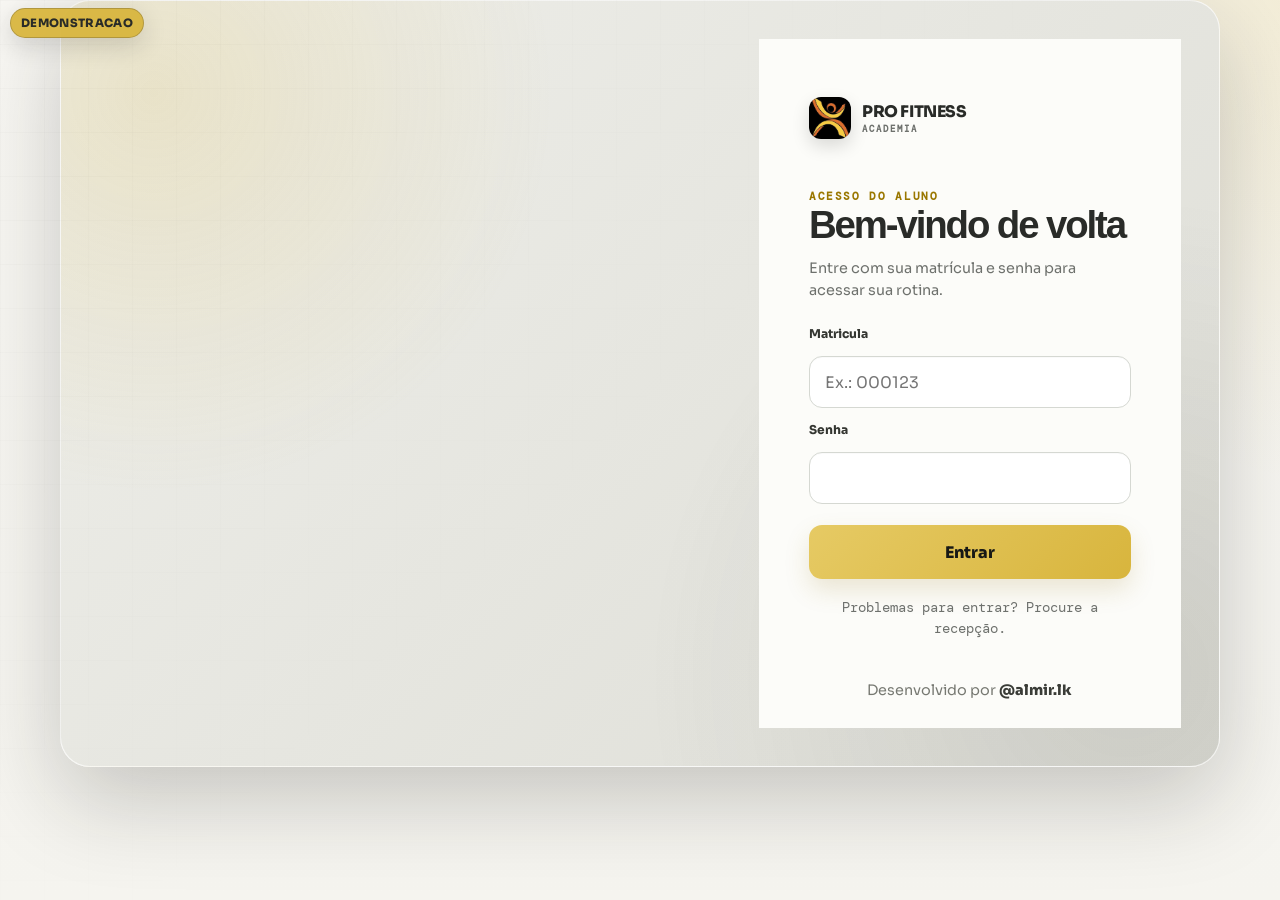
<file: index.html>
<!DOCTYPE html>
<html lang="pt-BR">
  <head>
    <meta charset="UTF-8" />
    <meta name="viewport" content="width=device-width, initial-scale=1.0, maximum-scale=1.0, user-scalable=no, viewport-fit=cover" />
    <meta name="theme-color" content="#d8b53d" />
    <meta name="description" content="Aplicativo do aluno da Pro Fitness Academia de Carmo-RJ." />
    <meta name="apple-mobile-web-app-capable" content="yes" />
    <meta name="apple-mobile-web-app-status-bar-style" content="black-translucent" />
    <meta name="apple-mobile-web-app-title" content="Pro Fitness" />
    <title>Pro Fitness | App do Aluno</title>
    <link rel="apple-touch-icon" href="assets/images/pro-fitness-logo-oficial.jpg" />
    <link rel="preconnect" href="https://fonts.googleapis.com" />
    <link rel="preconnect" href="https://fonts.gstatic.com" crossorigin />
    <link href="https://fonts.googleapis.com/css2?family=DM+Mono:wght@400;500&family=Sora:wght@400;500;600;700;800&display=swap" rel="stylesheet" />
    <link rel="stylesheet" href="assets/css/brand.css?v=20260714-brand-harmony-v2" />
    <link rel="stylesheet" href="assets/css/style.css?v=20260721-mobile-boundary-v1" />
    <link rel="stylesheet" href="assets/css/login.css?v=20260714-brand-harmony-v2" />
    <link rel="manifest" href="manifest.webmanifest" />
  </head>
<body>
    <div class="environment-badge" data-environment-badge hidden></div>
    <div class="student-app-shell">
      <section class="enrollment-view" id="onboardingView">
        <header class="enrollment-visual login-hero" aria-label="Pro Fitness Academia">
          <img class="login-hero-photo" src="assets/images/pro-fitness-fachada.png" alt="Fachada da Pro Fitness Academia em Carmo, Rio de Janeiro" />
          <div class="login-hero-copy">
            <span class="login-role-badge">Área do aluno</span>
            <p>Pro Fitness Academia <i></i> Carmo-RJ</p>
            <h1>Seu treino<br />começa aqui.</h1>
            <small>Acompanhe sua rotina, evolução e pagamentos em um só lugar.</small>
          </div>
        </header>

        <div class="enrollment-panel">
          <div id="enrollmentWelcome">
            <div class="login-form-brand" aria-hidden="true"><img src="assets/images/pro-fitness-logo-oficial.jpg" alt="" /><span><strong>PRO FITNESS</strong><small>ACADEMIA</small></span></div>
            <span class="login-form-kicker">Acesso do aluno</span>
            <h2>Bem-vindo de volta</h2>
            <p class="login-form-intro">Entre com sua matrícula e senha para acessar sua rotina.</p>
            <form id="studentLoginForm" class="student-form login-form">
              <label for="studentLogin">Matricula</label>
              <input id="studentLogin" inputmode="numeric" name="login" autocomplete="username" placeholder="Ex.: 000123" required />
              <label for="studentPassword">Senha</label>
              <input id="studentPassword" type="password" name="password" autocomplete="current-password" required />
              <button class="primary-action full" type="submit">Entrar</button>
            </form>
                        <p class="form-feedback" id="studentLoginFeedback" aria-live="polite"></p>
            <p id="onboardingHint" hidden></p>
            <p class="login-support">Problemas para entrar? Procure a recepção.</p>
            <p class="login-developer-credit">Desenvolvido por <strong>@almir.lk</strong></p>
          </div>

          <div id="passwordChangeCard" hidden>
            <div class="login-form-brand" aria-hidden="true"><img src="assets/images/pro-fitness-logo-oficial.jpg" alt="" /><span><strong>PRO FITNESS</strong><small>ACADEMIA</small></span></div>
            <span class="login-form-kicker">Primeiro acesso</span>
            <h2>Criar nova senha</h2>
            <p class="password-rule">Minimo de 8 caracteres, com letra e numero.</p>
            <form id="studentPasswordChangeForm" class="student-form login-form">
              <label>Senha temporaria<input type="password" name="currentPassword" autocomplete="current-password" required /></label>
              <label>Nova senha<input type="password" name="newPassword" autocomplete="new-password" minlength="8" required /></label>
              <label>Confirmar nova senha<input type="password" name="confirmPassword" autocomplete="new-password" minlength="8" required /></label>
              <button class="primary-action full" type="submit">Salvar nova senha</button>
            </form>
            <button class="text-action full" id="cancelPasswordChange" type="button">Sair</button>
            <p class="form-feedback" id="passwordChangeFeedback" aria-live="polite"></p>
          </div>
        </div>
      </section>

      <section class="student-view" id="studentView" hidden>
        <header class="app-topbar">
          <div class="compact-brand" aria-label="Pro Fitness Academia, Carmo-RJ">
            <img class="brand-logo-small" src="assets/images/pro-fitness-logo-oficial.jpg" alt="" aria-hidden="true" />
            <span><strong>PRO FITNESS</strong><small>Carmo-RJ</small></span>
          </div>
          <div class="topbar-actions">
            <button class="sync-chip" id="studentSyncButton" type="button" aria-label="Sincronizar dados">
              <i id="studentSyncDot"></i><span id="studentSyncText">Dados locais</span>
            </button>
            <button class="profile-trigger" id="openProfileButton" type="button" aria-label="Abrir perfil"><span id="studentInitials">PF</span></button>
          </div>
        </header>

        <main class="app-content">
          <section class="app-screen active" id="homeScreen" data-screen-panel="home">
            <div class="welcome-row">
              <div><span class="home-eyebrow">SUA ROTINA DE HOJE</span><p id="homeGreeting">Olá</p><h1 id="homeStudentName">Aluno</h1></div>
              <span id="homeDateLabel"></span>
            </div>
            <article class="feature-card workout-next-card" id="homeWorkoutCard"></article>
            <article class="feature-card schedule-next-card" id="homeScheduleCard"></article>
            <div class="section-heading home-insight-heading"><div><span class="section-kicker">SEUS NÚMEROS</span><h2>Resumo da semana</h2></div><button class="text-action" data-screen="evolution" type="button">Ver evolução</button></div>
            <section class="today-grid" id="homeSummary"></section>
            <article class="notice-card" id="homePaymentAlert" hidden></article>
          </section>

          <section class="app-screen" id="workoutsScreen" data-screen-panel="workouts">
            <div class="screen-heading"><h1>Treinos</h1><span class="screen-counter" id="workoutCount">0 ativos</span></div>
            <article class="active-session-card" id="activeSessionCard" hidden></article>
            <div class="segmented-filter" id="workoutDivisionFilter"></div>
            <div class="content-stack" id="workoutCards"></div>
          </section>

          <section class="app-screen" id="agendaScreen" data-screen-panel="agenda">
            <div class="screen-heading"><h1>Agenda</h1><button class="icon-action" id="agendaTodayButton" type="button">Hoje</button></div>
            <div class="week-strip" id="agendaWeekStrip"></div>
            <div class="agenda-day-heading"><div><span id="agendaSelectedWeekday">ATIVIDADES DO DIA</span><strong id="agendaSelectedDate">Hoje</strong></div><span id="agendaDayCount">0 atividades</span></div>
            <div class="content-stack" id="scheduleCards"></div>
            <div class="section-heading"><h2>Presencas</h2></div>
            <section class="metric-grid compact" id="presenceSummary"></section>
            <div class="history-list" id="presenceHistory"></div>
          </section>

          <section class="app-screen" id="evolutionScreen" data-screen-panel="evolution">
            <div class="screen-heading"><h1>Evolucao</h1><select id="evolutionPeriod" aria-label="Periodo"><option value="7">7 dias</option><option value="30" selected>30 dias</option><option value="90">90 dias</option></select></div>
            <section class="metric-grid" id="evolutionMetricGrid"></section>
            <article class="feature-card physical-evolution-card"><div class="section-heading"><h2>Avaliacao fisica</h2></div><div class="physical-evolution-grid" id="physicalEvolutionGrid"></div><div class="history-list" id="physicalEvolutionHistory"></div></article>
            <article class="chart-card"><div class="section-heading"><h2>Treinos por semana</h2></div><div class="bar-chart" id="workoutConsistencyChart"></div></article>
            <article class="feature-card"><div class="section-heading"><h2>Cargas por exercicio</h2></div><div class="exercise-progress-list" id="exerciseProgressList"></div></article>
          </section>

          <section class="app-screen" id="paymentsScreen" data-screen-panel="payments">
            <div class="screen-heading"><h1>Mensalidade</h1></div>
            <article class="payment-status-card" id="paymentHero"></article>
            <article class="notice-card" id="paymentAlertCard" hidden></article>
            <div class="section-heading"><h2>Historico</h2></div>
            <div class="history-list payment-history" id="paymentHistory"></div>
            <a class="whatsapp-action" id="paymentWhatsappButton" href="#" target="_blank" rel="noopener">Falar com a academia</a>
          </section>

          <section class="app-screen" id="moreScreen" data-screen-panel="more">
            <div class="screen-heading more-screen-heading"><div><span class="section-kicker">CONTA E SERVIÇOS</span><h1>Mais</h1></div></div>
            <article class="more-profile-card" id="moreProfileCard"></article>
            <nav class="more-link-list" aria-label="Outros recursos do aplicativo">
              <button class="more-link" data-screen="evolution" type="button"><span class="more-link-icon evolution-glyph" aria-hidden="true"></span><span><strong>Minha evolução</strong><small>Frequência, cargas e avaliações</small></span><i aria-hidden="true">›</i></button>
              <button class="more-link" data-screen="payments" type="button"><span class="more-link-icon payment-glyph" aria-hidden="true"></span><span><strong>Plano e mensalidade</strong><small>Vencimento e histórico de pagamentos</small></span><i aria-hidden="true">›</i></button>
              <button class="more-link" id="openMoreProfileButton" type="button"><span class="more-link-icon profile-glyph" aria-hidden="true"></span><span><strong>Meus dados</strong><small>Cadastro, objetivo e acesso à conta</small></span><i aria-hidden="true">›</i></button>
              <button class="more-link" id="installStudentAppButton" type="button"><span class="more-link-icon install-glyph" aria-hidden="true"></span><span><strong>Instalar Pro Fitness</strong><small id="installStudentAppHint">Adicionar à tela inicial deste celular</small></span><i aria-hidden="true">›</i></button>
            </nav>
            <article class="more-support-card"><span>PRECISA DE AJUDA?</span><strong>Fale com a equipe Pro Fitness</strong><p>A recepção pode ajudar com cadastro, plano e acesso.</p><a id="moreWhatsappButton" href="#" target="_blank" rel="noopener">Abrir WhatsApp</a></article>
          </section>
          <footer class="developer-credit">Desenvolvido por <strong>@almir.lk</strong></footer>
        </main>

        <nav class="bottom-navigation" aria-label="Navegacao principal">
          <button class="bottom-nav-item active" data-screen="home" type="button"><span class="nav-glyph home-glyph"></span><small>Início</small></button>
          <button class="bottom-nav-item" data-screen="workouts" type="button"><span class="nav-glyph workout-glyph"></span><small>Treino</small></button>
          <button class="bottom-nav-item qr-nav-item" id="bottomGateQrButton" type="button" aria-label="Abrir QR Code de acesso"><span class="qr-nav-disc"><span class="nav-glyph qr-glyph"></span></span><small>QR</small></button>
          <button class="bottom-nav-item" data-screen="agenda" type="button"><span class="nav-glyph agenda-glyph"></span><small>Agenda</small></button>
          <button class="bottom-nav-item" data-screen="more" type="button"><span class="nav-glyph more-glyph"></span><small>Mais</small></button>
        </nav>
      </section>
    </div>

    <dialog class="student-dialog qr-dialog" id="gateQrDialog">
      <button class="dialog-close" data-close-dialog="gateQrDialog" type="button" aria-label="Fechar">&times;</button>
      <h2>Meu QR Code</h2>
      <div class="qr-display" id="gateQrContainer"></div>
      <div id="gateAccessDetails"></div>
      <button class="secondary-action full" id="refreshGateQrButton" type="button">Atualizar QR</button>
    </dialog>

    <dialog class="student-dialog profile-dialog" id="profileDialog">
      <button class="dialog-close" data-close-dialog="profileDialog" type="button" aria-label="Fechar">&times;</button>
      <div id="profileCard"></div>
      <button class="danger-text-action full" id="logoutButton" type="button">Sair deste celular</button>
    </dialog>

    <dialog class="student-dialog scanner-dialog" id="scannerModal">
      <button class="dialog-close" id="closeScannerButton" type="button" aria-label="Fechar">&times;</button>
      <span class="section-kicker">MATRICULA</span><h2>Aponte para o QR</h2>
      <video id="scannerVideo" autoplay playsinline muted></video>
      <p id="scannerHint">Mantenha o codigo dentro da area da camera.</p>
    </dialog>

    <dialog class="workout-dialog" id="workoutSessionDialog">
      <header class="session-header"><button class="session-back" id="closeWorkoutSessionButton" type="button">Sair</button><div><span id="sessionDivisionLabel">TREINO</span><strong id="sessionTitle">Seu treino</strong></div><time id="sessionTimer">00:00</time></header>
      <div class="session-progress"><i id="sessionProgressBar"></i></div>
      <main class="session-content" id="sessionExerciseList"></main>
      <aside class="rest-timer-panel" id="restTimerPanel" hidden aria-live="polite"><div class="rest-timer-ring"><span id="restTimerValue">01:00</span></div><div><span>DESCANSO</span><strong id="restTimerExercise">Próxima série</strong></div><button id="skipRestTimerButton" type="button">Pular</button></aside>
      <footer class="session-footer"><span id="sessionSetCounter">0 de 0 series</span><button class="primary-action" id="finishWorkoutButton" type="button">Finalizar treino</button></footer>
    </dialog>

    <dialog class="student-dialog finish-dialog" id="finishWorkoutDialog">
      <button class="dialog-close" data-close-dialog="finishWorkoutDialog" type="button" aria-label="Fechar">&times;</button>
      <span class="section-kicker">CONCLUSAO</span><h2>Como foi o treino?</h2>
      <div class="finish-workout-summary" id="finishWorkoutSummary"></div>
      <form id="finishWorkoutForm" class="student-form">
        <label>Dificuldade<select name="difficulty" required><option value="leve">Leve</option><option value="moderada" selected>Moderada</option><option value="alta">Alta</option></select></label>
        <label>Dor ou desconforto<select name="pain" required><option value="nenhuma" selected>Nenhuma</option><option value="leve">Leve</option><option value="moderada">Moderada</option><option value="forte">Forte</option></select></label>
        <label>Observacoes<textarea name="notes" rows="3" placeholder="Opcional"></textarea></label>
        <button class="primary-action full" type="submit">Confirmar e finalizar</button>
      </form>
    </dialog>

    <div class="toast" id="toast" role="status" aria-live="polite"></div>

    <script src="assets/vendor/qrcode.min.js"></script>
    <script src="assets/js/app-config.js?v=20260714-student-soft-v1"></script>
<script src="assets/js/demo-data.js?v=20260714-student-soft-v1"></script>
    <script src="assets/js/finance-core.js?v=20260714-student-soft-v1"></script>
    <script src="assets/js/shared-data.js?v=20260714-student-soft-v1"></script>
    <script src="assets/js/app.js?v=20260714-student-soft-v1"></script>
    <script src="assets/js/pwa.js?v=20260714-student-soft-v1"></script>
  </body>
</html>
</file>
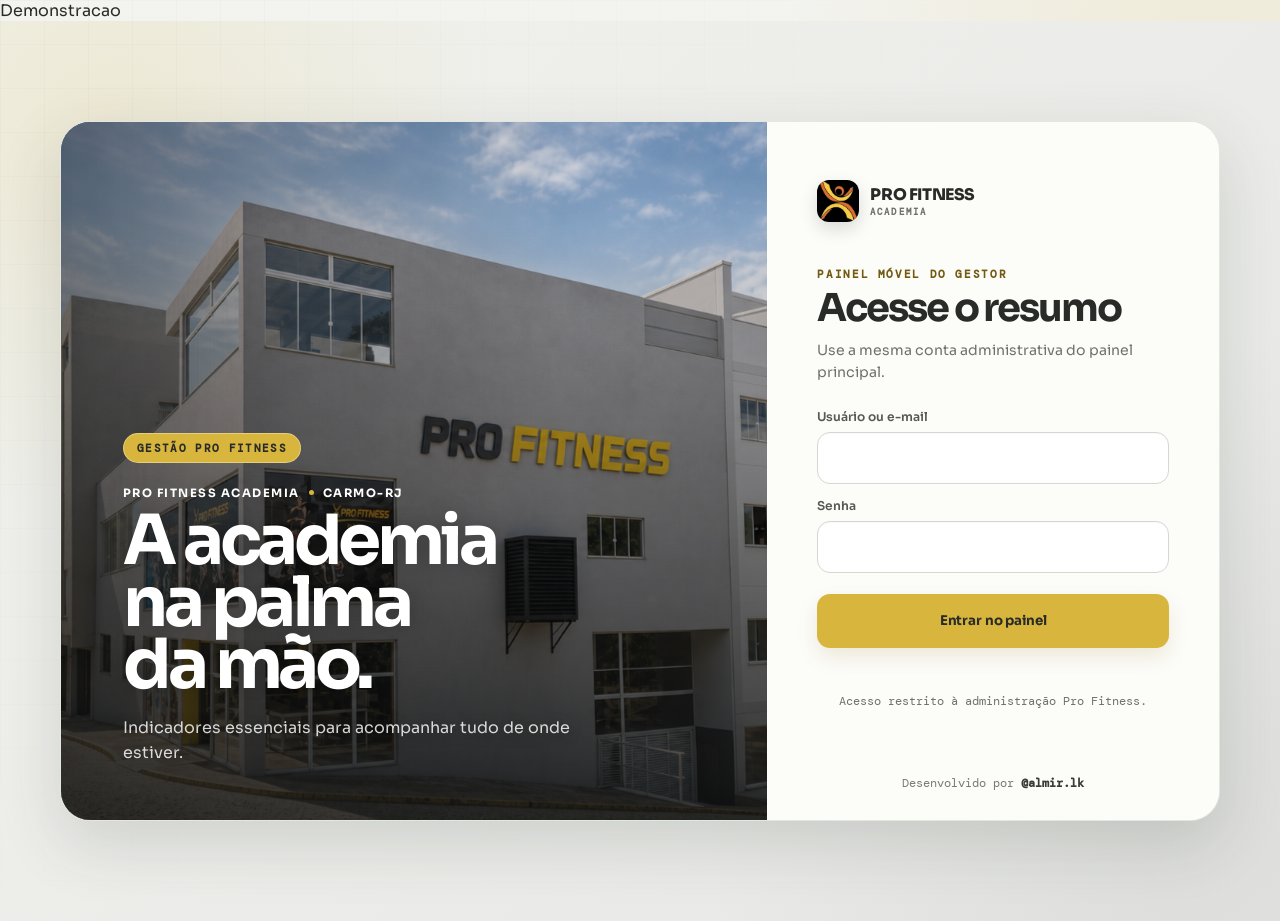
<file: gestor.html>
<!DOCTYPE html>
<html lang="pt-BR">
<head>
<meta charset="utf-8"/>
<meta name="viewport" content="width=device-width,initial-scale=1,maximum-scale=1,user-scalable=no,viewport-fit=cover"/>
<meta name="theme-color" content="#d8b53d"/>
<meta name="apple-mobile-web-app-capable" content="yes"/>
<meta name="mobile-web-app-capable" content="yes"/>
<meta name="apple-mobile-web-app-title" content="Pro Fitness Gestor"/>
<meta name="apple-mobile-web-app-status-bar-style" content="default"/>
<title>Pro Fitness | Gestor Mobile</title>
<link rel="apple-touch-icon" sizes="192x192" href="assets/images/pf-gestor-icon-192.png"/>
<link rel="preconnect" href="https://fonts.googleapis.com"/>
<link rel="preconnect" href="https://fonts.gstatic.com" crossorigin/>
<link href="https://fonts.googleapis.com/css2?family=DM+Mono:wght@400;500&family=Sora:wght@400;500;600;700;800&display=swap" rel="stylesheet"/>
<link href="assets/css/brand.css?v=20260724-gestor-financial-fit-v1" rel="stylesheet"/>
<link href="assets/css/gestor.css?v=20260724-gestor-financial-fit-v1" rel="stylesheet"/>
<link href="assets/css/login.css?v=20260724-gestor-financial-fit-v1" rel="stylesheet"/>
<link href="assets/css/gestor-theme.css?v=20260724-gestor-financial-fit-v1" rel="stylesheet"/>
<link href="gestor.webmanifest?v=20260724-gestor-financial-fit-v1" rel="manifest"/>
</head>
<body>
<div class="environment-badge" data-environment-badge hidden></div>
<section class="gestor-auth-view" id="gestorAuthView">
  <div class="gestor-auth-shell">
    <header class="gestor-auth-visual login-hero" aria-label="Pro Fitness Academia">
      <img class="login-hero-photo" src="assets/images/pro-fitness-fachada.png" alt="Fachada da Pro Fitness Academia em Carmo, Rio de Janeiro"/>
      <div class="login-hero-copy"><span class="login-role-badge">Gestão Pro Fitness</span><p>Pro Fitness Academia <i></i> Carmo-RJ</p><h1>A academia<br/>na palma<br/>da mão.</h1><small>Indicadores essenciais para acompanhar tudo de onde estiver.</small></div>
    </header>
    <div class="gestor-auth-card" id="gestorLoginCard">
      <div class="login-form-brand" aria-hidden="true"><img src="assets/images/pro-fitness-logo-oficial.jpg" alt=""/><span><strong>PRO FITNESS</strong><small>ACADEMIA</small></span></div>
      <span class="login-form-kicker">Painel móvel do gestor</span><h1>Acesse o resumo</h1><p class="login-form-intro">Use a mesma conta administrativa do painel principal.</p>
      <form class="gestor-auth-form" id="gestorLoginForm"><label>Usuário ou e-mail<input autocomplete="username" name="login" required/></label><label>Senha<input autocomplete="current-password" name="password" type="password" required/></label><button class="primary-button" type="submit">Entrar no painel</button></form>
      <p class="gestor-auth-feedback" id="gestorLoginFeedback" aria-live="polite"></p><p class="login-support">Acesso restrito à administração Pro Fitness.</p><p class="login-developer-credit">Desenvolvido por <strong>@almir.lk</strong></p>
    </div>
  </div>
</section>
<div class="gestor-shell" id="gestorAppShell" hidden>
  <header class="gestor-topbar">
    <div class="gestor-brand"><img src="assets/images/pro-fitness-logo-oficial.jpg" alt="Pro Fitness"/><span><strong>PRO FITNESS</strong><small>GESTÃO MOBILE</small></span></div>
    <div class="gestor-top-actions"><button class="gestor-install-button" id="gestorInstall" type="button" aria-label="Instalar Gestor Mobile" title="Instalar Gestor Mobile"><svg aria-hidden="true" viewBox="0 0 24 24"><path d="M12 3v11"></path><path d="m8 10 4 4 4-4"></path><path d="M5 18v2h14v-2"></path></svg><span>Instalar</span></button><button id="gestorRefresh" type="button" aria-label="Atualizar dados" title="Atualizar dados">↻</button><button id="gestorLogout" type="button" aria-label="Sair" title="Sair">Sair</button></div>
  </header>
  <main class="gestor-main">
    <section class="gestor-view active" data-view="resumo" id="gestorResumoView">
      <header class="gestor-hero"><div><span>VISÃO DA OPERAÇÃO</span><h1>Olá, <strong id="gestorUserName">Gestor</strong></h1><p id="gestorDataLabel">Resumo de hoje</p></div><div class="live-status"><i id="gestorStatusDot"></i><span id="gestorStatusText">Atualizando</span></div></header>
      <section class="executive-grid" aria-label="Indicadores principais">
        <article class="executive-card primary"><span>Passaram hoje</span><strong id="metricStudentsToday">0</strong><small id="metricStudentsComparison">alunos</small></article>
        <article class="executive-card"><span>Na academia agora</span><strong id="metricStudentsInside">0</strong><small>alunos presentes</small></article>
        <article class="executive-card"><span>Recebido hoje</span><strong id="metricRevenueToday">R$ 0</strong><small id="metricPaymentsToday">0 mensalidades</small></article>
        <article class="executive-card"><span>Saldo do caixa</span><strong id="metricCashBalance">R$ 0</strong><small id="metricCashStatus">posição atual</small></article>
      </section>
      <section class="gestor-card attention-card"><div class="card-heading"><div><span>ATENÇÃO</span><h2>O que precisa ser visto</h2></div><strong id="alertCount">0</strong></div><div class="alert-list" id="executiveAlerts"></div></section>
      <section class="gestor-card"><div class="card-heading"><div><span>EQUIPE</span><h2>Professores hoje</h2></div><button data-open-view="academia" type="button">Ver todos</button></div><div class="compact-list" id="professorsSummary"></div></section>
      <section class="gestor-card"><div class="card-heading"><div><span>MOVIMENTO</span><h2>Entradas por horário</h2></div><small id="peakHourLabel">Sem pico identificado</small></div><div class="hour-chart" id="hourChart"></div></section>
      <p class="last-update" id="lastUpdateText">Dados ainda não atualizados.</p>
    </section>

    <section class="gestor-view" data-view="academia" id="gestorAcademiaView" hidden>
      <header class="view-heading"><span>ACADEMIA</span><h1>Operação de hoje</h1><p>Alunos, professores e permanência.</p></header>
      <section class="detail-metrics"><article><span>Permanência média</span><strong id="avgStudentStay">--</strong></article><article><span>Professores presentes</span><strong id="professorsInside">0</strong></article><article><span>Equipe no dia</span><strong id="professorsToday">0</strong></article></section>
      <section class="gestor-card"><div class="card-heading"><h2>Alunos presentes agora</h2><strong id="insideStudentsCount">0</strong></div><div class="compact-list" id="insideStudents"></div></section>
      <section class="gestor-card"><div class="card-heading"><h2>Permanência da equipe</h2></div><div class="staff-list" id="staffPresenceList"></div></section>
      <section class="gestor-card"><div class="card-heading"><h2>Aulas de hoje</h2><strong id="classesTodayCount">0</strong></div><div class="compact-list" id="classesTodayList"></div></section>
    </section>

    <section class="gestor-view" data-view="financeiro" id="gestorFinanceiroView" hidden>
      <header class="view-heading"><span>FINANCEIRO</span><h1>Caixa e mensalidades</h1><p>Valores recebidos e compromissos imediatos.</p></header>
      <section class="detail-metrics finance"><article><span>Mensalidades pagas</span><strong id="paidCountToday">0</strong></article><article><span>Vencidas</span><strong id="overdueCount">0</strong></article><article><span>A vencer em 7 dias</span><strong id="dueSoonCount">0</strong></article></section>
      <section class="gestor-card"><div class="card-heading"><h2>Recebimentos por forma</h2></div><div class="payment-methods" id="paymentMethods"></div></section>
      <section class="gestor-card"><div class="card-heading"><h2>Movimentação do caixa</h2></div><div class="cash-summary" id="cashSummary"></div></section>
      <section class="gestor-card"><div class="card-heading"><h2>Últimos pagamentos</h2></div><div class="compact-list" id="latestPayments"></div></section>
    </section>

    <section class="gestor-view" data-view="alertas" id="gestorAlertasView" hidden>
      <header class="view-heading"><span>ALERTAS</span><h1>Pontos de atenção</h1><p>Prioridades administrativas em uma única lista.</p></header>
      <div class="full-alert-list" id="allAlerts"></div>
    </section>
  </main>
  <nav class="gestor-bottom-nav" aria-label="Navegação principal">
    <button class="active" data-view-target="resumo" type="button"><span>⌂</span>Resumo</button>
    <button data-view-target="academia" type="button"><span>◇</span>Academia</button>
    <button data-view-target="financeiro" type="button"><span>R$</span>Financeiro</button>
    <button data-view-target="alertas" type="button"><span>!</span>Alertas<i id="navAlertBadge" hidden>0</i></button>
  </nav>
</div>
<div class="gestor-toast" id="gestorToast" role="status" aria-live="polite"></div>
<script src="assets/js/app-config.js?v=20260724-gestor-financial-fit-v1"></script><script src="assets/js/demo-data.js?v=20260724-gestor-financial-fit-v1"></script><script src="assets/js/shared-data.js?v=20260724-gestor-financial-fit-v1"></script><script src="assets/js/gestor.js?v=20260724-gestor-financial-fit-v1"></script><script src="assets/js/pwa.js?v=20260724-gestor-financial-fit-v1"></script>
</body></html>
</file>
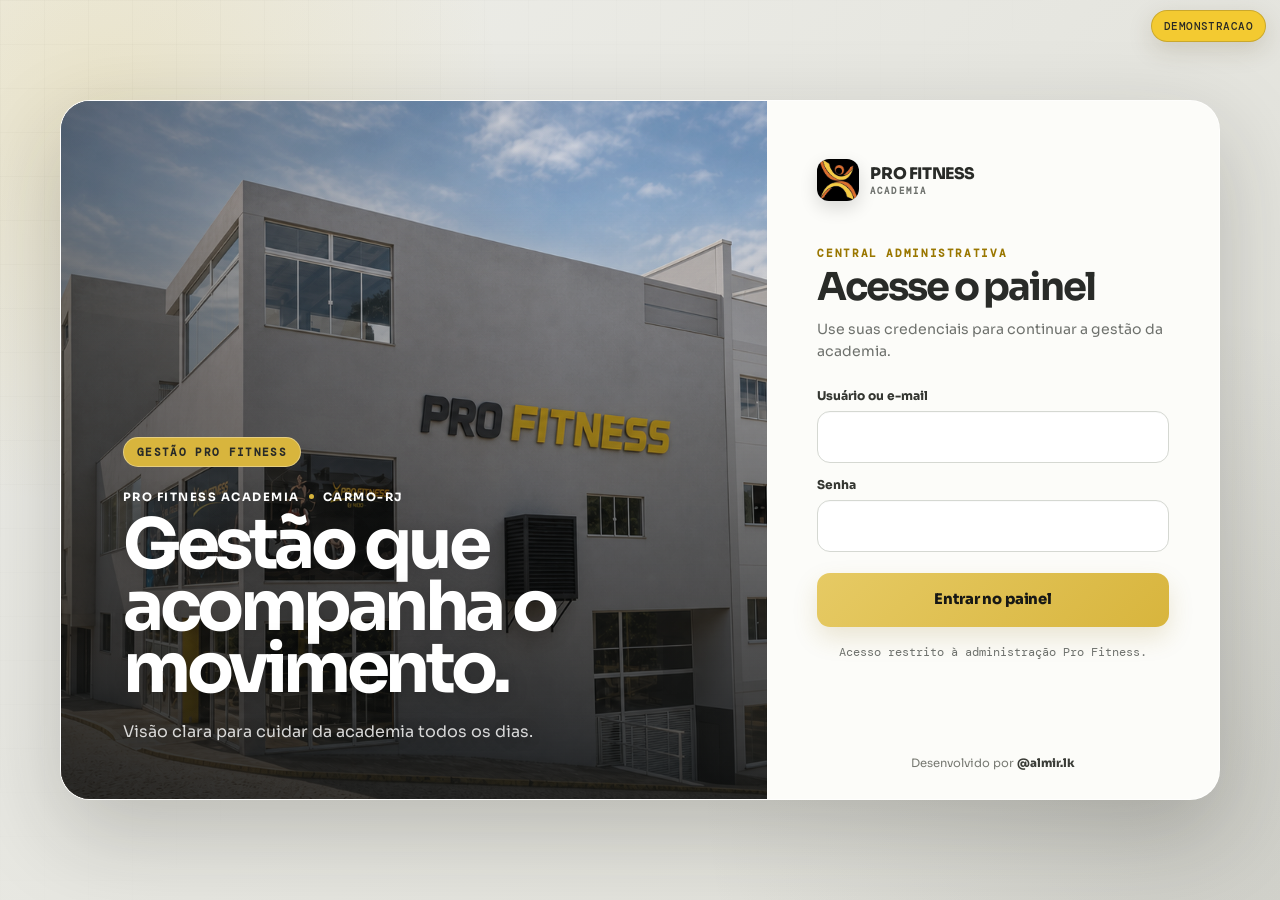
<file: painel.html>
<!DOCTYPE html>

<html lang="pt-BR">
<head>
<meta charset="utf-8"/>
<meta content="width=device-width, initial-scale=1.0" name="viewport"/>
<title>Pro Fitness | Painel de Gestao</title>
<meta content="#d8b53d" name="theme-color"/>
<link href="https://fonts.googleapis.com" rel="preconnect"/>
<link crossorigin="" href="https://fonts.gstatic.com" rel="preconnect"/>
<link href="https://fonts.googleapis.com/css2?family=DM+Mono:wght@400;500&amp;family=Sora:wght@400;500;600;700;800&amp;display=swap" rel="stylesheet"/>
<link href="assets/css/brand.css?v=20260714-brand-harmony-v2" rel="stylesheet"/>
<link href="assets/css/painel.css?v=20260724-gestor-shortcut-v1" rel="stylesheet"/>
<link href="assets/css/login.css?v=20260714-brand-harmony-v2" rel="stylesheet"/>
<link href="manifest.webmanifest" rel="manifest"/>
</head>
<body>
<div class="environment-badge" data-environment-badge="" hidden=""></div>
<section class="admin-auth-view" id="adminAuthView">
<div class="admin-auth-shell">
<header aria-label="Pro Fitness Academia" class="admin-auth-brand login-hero">
<img alt="Fachada da Pro Fitness Academia em Carmo, Rio de Janeiro" class="login-hero-photo" src="assets/images/pro-fitness-fachada.png"/>
<div class="login-hero-copy"><span class="login-role-badge">Gestão Pro Fitness</span><p>Pro Fitness Academia <i></i> Carmo-RJ</p><h1>Gestão que<br/>acompanha o<br/>movimento.</h1><small>Visão clara para cuidar da academia todos os dias.</small></div>
</header>
<div class="admin-auth-card" id="adminLoginCard"><div class="login-form-brand" aria-hidden="true"><img src="assets/images/pro-fitness-logo-oficial.jpg" alt=""/><span><strong>PRO FITNESS</strong><small>ACADEMIA</small></span></div><span class="login-form-kicker">Central administrativa</span><h1>Acesse o painel</h1><p class="login-form-intro">Use suas credenciais para continuar a gestão da academia.</p><form class="admin-auth-form" id="adminLoginForm"><label>Usuário ou e-mail<input autocomplete="username" name="login" required=""/></label><label>Senha<input autocomplete="current-password" name="password" required="" type="password"/></label><button class="primary-button" type="submit">Entrar no painel</button></form><p aria-live="polite" class="admin-auth-feedback" id="adminLoginFeedback"></p><p class="login-support">Acesso restrito à administração Pro Fitness.</p><p class="login-developer-credit">Desenvolvido por <strong>@almir.lk</strong></p></div>
<div class="admin-auth-card" hidden="" id="adminPasswordChangeCard"><div class="login-form-brand" aria-hidden="true"><img src="assets/images/pro-fitness-logo-oficial.jpg" alt=""/><span><strong>PRO FITNESS</strong><small>ACADEMIA</small></span></div><span class="login-form-kicker">Primeiro acesso</span><h1>Criar nova senha</h1><p class="password-rule">Minimo de 8 caracteres, com letra e numero.</p><form class="admin-auth-form" id="adminPasswordChangeForm"><label>Senha temporaria<input name="currentPassword" required="" type="password"/></label><label>Nova senha<input minlength="8" name="newPassword" required="" type="password"/></label><label>Confirmar senha<input minlength="8" name="confirmPassword" required="" type="password"/></label><button class="primary-button" type="submit">Salvar nova senha</button></form><button class="ghost-button" id="cancelAdminPasswordChange" type="button">Cancelar</button><p aria-live="polite" class="admin-auth-feedback" id="adminPasswordChangeFeedback"></p></div>
</div>
</section>
<div class="dashboard-shell" hidden="" id="adminAppShell">
<header aria-label="Pro Fitness Academia" class="admin-header hybrid-app-header official-banner-header admin-wordmark-header">
<div class="admin-panel-brand">
<span class="admin-panel-logo"><img alt="Simbolo da Pro Fitness Academia" src="assets/images/pro-fitness-logo-oficial.jpg"/></span>
<span class="admin-panel-wordmark"><strong><span>PRO</span><span>FITNESS</span></strong><i aria-hidden="true"></i><small>ACADEMIA <b aria-hidden="true">/</b> CARMO-RJ</small></span>
</div>
<span class="header-role-label">ADMINISTRACAO</span>
</header>
<div class="admin-session-bar"><div><span>Sessao</span><strong id="adminCurrentUser">-</strong></div><button class="ghost-button" id="adminLogoutButton" type="button">Sair</button></div>
<div class="panel-navigation-shell">
<nav aria-label="Areas do painel" class="main-section-nav">
<button aria-pressed="true" class="main-section-button active" data-main-section="overview" type="button">
<span>Painel</span>
</button>
<button aria-pressed="false" class="main-section-button" data-main-section="operation" type="button">
<span>Alunos</span>
</button>
<button aria-pressed="false" class="main-section-button" data-main-section="weekly" type="button">
<span>Grade</span>
</button>
<button aria-pressed="false" class="main-section-button" data-main-section="staff" type="button">
<span>Equipe</span>
</button>
<button aria-pressed="false" class="main-section-button finance-nav-button" data-main-section="finance" type="button">
<span>Financeiro</span>
</button>
<button aria-pressed="false" class="main-section-button" data-main-section="settings" type="button"><span>Config</span></button>
</nav>
<div class="panel-utility-actions">
<label class="global-student-search"><span class="visually-hidden">Busca global de aluno</span><input autocomplete="off" id="globalStudentSearch" list="globalStudentSearchList" placeholder="Localizar aluno" type="search"/><datalist id="globalStudentSearchList"></datalist></label>
<a class="ghost-button gestor-mobile-link" href="gestor.html" target="_blank" rel="noopener" aria-label="Abrir o Gestor Mobile em uma nova aba">
<svg aria-hidden="true" viewBox="0 0 24 24"><rect x="6.5" y="2.5" width="11" height="19" rx="2.4"></rect><path d="M9.5 5.5h5"></path><circle cx="12" cy="18.5" r=".8"></circle></svg>
<span>Gestor mobile</span>
</a>
<a class="ghost-button" href="index.html">Aluno</a>
<details class="system-menu">
<summary>Ferramentas</summary>
<div class="system-menu-popover">
<button class="ghost-button" id="syncSheetsButton">Sincronizar Sheets</button>
<button class="ghost-button" id="openGateSimulatorButton">Simular catraca</button>
<button class="ghost-button danger-button" id="resetDemoButton">Restaurar demonstracao</button>
</div>
</details>
</div>
<div aria-live="polite" class="admin-sync-status" id="adminSyncStatus">
<span class="admin-sync-dot" id="adminConnectionDot"></span>
<strong id="adminConnectionText">Dados deste computador</strong>
<button class="admin-sync-pending" hidden="" id="adminPendingSyncButton" type="button">0 pendencias</button>
<span id="adminLastSyncText">Ainda nao sincronizado</span>
<button class="ghost-button admin-sync-now" id="retryAdminSyncButton" type="button">Sincronizar</button>
</div>
</div>
<section class="main-section overview-section" data-main-panel="overview" id="overviewSection">
<article class="overview-lead operational-bar">
<div>
<h2 id="overviewDate">Hoje na Pro Fitness</h2>
</div>
<div class="overview-lead-actions">
<a class="gestor-overview-cta" href="gestor.html" target="_blank" rel="noopener" aria-label="Abrir o painel Gestor Mobile em uma nova aba">
<span class="gestor-overview-cta-icon" aria-hidden="true"><svg viewBox="0 0 24 24"><rect x="6.5" y="2.5" width="11" height="19" rx="2.4"></rect><path d="M9.5 5.5h5"></path><circle cx="12" cy="18.5" r=".8"></circle></svg></span>
<span class="gestor-overview-cta-copy"><strong>Abrir Gestor Mobile</strong><small>Acompanhe a academia pelo celular</small></span>
<span class="gestor-overview-cta-arrow" aria-hidden="true">→</span>
</a>
<button class="primary-button" id="openStudentsOverviewButton" type="button">Matricular novo aluno</button>
</div>
</article>
<section class="overview-grid" id="metricGrid"></section>
<section class="admin-daily-grid" id="adminDailyGrid"></section>
<article class="dashboard-card weekly-overview-card">
<div class="section-head weekly-overview-head">
<div>
<h2>Agenda semanal</h2>
</div>
<button class="ghost-button" id="manageWeeklyScheduleButton" type="button">Atualizar grade</button>
</div>
<div class="weekly-overview-layout">
<section aria-label="Calendario semanal de atividades" class="weekly-calendar-panel">
<div class="weekly-day-selector" id="weeklyDaySelector"></div>
<div class="weekly-calendar" id="weeklyScheduleCalendar"></div>
</section>
<aside class="upcoming-classes-panel">
<div class="upcoming-panel-head">
<h3>Proximas aulas</h3>
</div>
<div class="upcoming-class-list" id="upcomingClassList"></div>
</aside>
</div>
</article>
<section class="insight-grid">
<article class="dashboard-card insight-card attendance-card">
<div class="section-head">
<div>
<h2>Frequencia nos ultimos 7 dias</h2>
</div>
<span class="insight-label" id="attendanceTotal">0 entradas</span>
</div>
<div aria-label="Grafico de entradas dos ultimos sete dias" class="attendance-chart" id="attendanceChart"></div>
</article>
<article class="dashboard-card insight-card agenda-summary-card">
<div class="section-head">
<div>
<h2>Agenda de hoje</h2>
</div>
</div>
<div class="agenda-summary" id="todayAgendaSummary"></div>
</article>
<article class="dashboard-card insight-card enrollment-chart-card">
<div class="section-head">
<div>
<h2>Novas matriculas por mes</h2>
</div>
<span class="insight-label">Ultimos 6 meses</span>
</div>
<div aria-label="Grafico de novas matriculas dos ultimos seis meses" class="enrollment-chart" id="enrollmentChart"></div>
</article>
<article class="dashboard-card insight-card student-mix-card">
<div class="section-head">
<div>
<h2>Situacao dos alunos</h2>
</div>
</div>
<div class="student-mix" id="studentMix"></div>
</article>
</section>
</section>
<section class="main-section operation-section" data-main-panel="operation" hidden="" id="operationSection">
<article class="dashboard-card operation-command-bar">
<label class="operation-search-field">
<span class="visually-hidden">Buscar aluno</span>
<input autocomplete="off" id="studentSearchFilter" placeholder="Nome, telefone ou plano" type="search"/>
</label>
<div class="operation-command-actions">
<span class="result-count" id="studentRosterCount">0 alunos</span>
</div>
</article>
<section class="workspace-grid">
<article class="dashboard-card list-card">
<div class="section-head operation-list-head">
<div>
<h2>Alunos</h2>
</div>
<div class="toolbar">
<button class="filter-button active" data-filter="todos">Todos</button>
<button class="filter-button" data-filter="ativos">Liberados</button>
<button class="filter-button" data-filter="bloqueados">Bloqueados</button>
<button class="filter-button filter-button-overdue" data-filter="inadimplentes">Inadimplentes</button>
<button class="filter-button" data-filter="pendentes">Matricula pendente</button>
</div>
</div>
<div class="roster-list" id="studentRoster"></div>
</article>
<article class="dashboard-card detail-card">
<div class="empty-state" id="workspaceEmpty">Selecione um aluno.</div>
<div hidden="" id="workspaceContent">
<section class="student-fixed-header" id="studentFixedHeader">
<div class="student-header-top">
<div class="student-identity-block">
<div class="student-name-line">
<h2 id="workspaceTitle">Selecione um aluno</h2>
<div class="student-header-badges" id="studentHeaderBadges"></div>
</div>
<div class="student-header-meta" id="studentHeaderMeta"></div>
</div>
<div aria-label="Acoes rapidas do aluno" class="student-quick-actions admin-finance-only-actions">
<button class="primary-button" data-quick-action="payment" type="button">Receber mensalidade</button>
<button class="ghost-button" hidden="" id="generateStudentAccessButton" type="button">Gerar acesso</button>
<button class="ghost-button access-unlock-button" hidden="" id="unlockStudentAccessButton" type="button">Desbloquear acesso</button>
</div>
</div>
<div class="student-access-alert" hidden="" id="studentAccessAlert" role="alert"></div>
<div class="student-presence-summary" id="studentPresenceSummary"></div>
</section>
<div aria-label="Gestao do aluno" class="student-tabs" role="tablist">
<button aria-controls="tabFicha" aria-selected="true" class="student-tab active" data-panel-tab="ficha" role="tab" type="button">Resumo</button>
<button aria-controls="tabTreinos" aria-selected="false" class="student-tab" data-panel-tab="treinos" role="tab" type="button">Treinos</button>
<button aria-controls="tabAvaliacoes" aria-selected="false" class="student-tab" data-panel-tab="avaliacoes" role="tab" type="button">Avaliacoes</button>
<button aria-controls="tabAgenda" aria-selected="false" class="student-tab" data-panel-tab="agenda" role="tab" type="button">Agenda</button>
<button aria-controls="tabPresencas" aria-selected="false" class="student-tab" data-panel-tab="presencas" role="tab" type="button">Presenças</button>
</div>
<section class="student-tab-panel active" data-panel="ficha" id="tabFicha" role="tabpanel"><section class="sub-card module-card admin-readonly-card">
<div class="section-head compact-head">
<div><h3>Resumo</h3></div>
<span class="readonly-chip">Somente consulta</span>
</div>
<div class="admin-student-data-grid" id="adminStudentSummary"></div>
<div class="admin-stat-grid" id="adminOperationalStats"></div>
</section>

<section class="sub-card module-card student-financial-history-card">
<div class="section-head compact-head">
<div>
<h3>Historico de pagamentos</h3>
</div>
<button class="ghost-button" id="openStudentFinanceHistoryButton" type="button">Abrir no Financeiro</button>
</div>
<div class="student-financial-summary" id="studentFinancialSummary"></div>
<div class="student-payment-history" id="studentPaymentHistory"></div>
</section>
<section class="sub-card module-card student-history-card">
<div class="section-head compact-head">
<div>
<h3>Atividade operacional</h3>
</div>
</div>
<div class="timeline-list" id="studentTimeline"></div>
</section>
</section>
<section class="student-tab-panel" data-panel="treinos" hidden="" id="tabTreinos" role="tabpanel">
<div class="module-grid">
<section class="sub-card module-card" hidden="">
<div class="section-head compact-head">
<div>
<h3>Treino</h3>
</div>
<button class="ghost-button" id="newWorkoutButton" type="button">Novo treino</button>
</div>
<form class="form-grid" id="workoutForm">
<input name="id" type="hidden"/>
<input name="studentId" type="hidden"/>
<label>
                      Nome do treino
                      <input name="title" placeholder="Ex.: Treino A - Superiores" required="" type="text"/>
</label>
<label>
                      Divisao
                      <select name="division">
<option value="A">A</option>
<option value="B">B</option>
<option value="C">C</option>
<option value="D">D</option>
</select>
</label>
<label>
                      Grupo muscular
                      <input name="muscleGroup" placeholder="Ex.: Peito e triceps" type="text"/>
</label>
<label>
                      Status
                      <select name="status">
<option value="ativo">Ativo</option>
<option value="encerrado">Encerrado</option>
</select>
</label>
<label class="full">
                      Exercicios
                      <textarea name="exercises" placeholder="Um exercicio por linha ou separado por virgula." required="" rows="4"></textarea>
</label>
<label>
                      Series
                      <input name="sets" placeholder="Ex.: 4x" type="text"/>
</label>
<label>
                      Repeticoes
                      <input name="reps" placeholder="Ex.: 8-12" type="text"/>
</label>
<label>
                      Carga de referencia
                      <input name="load" placeholder="Ex.: 30 kg" type="text"/>
</label>
<label>
                      Intervalo
                      <input name="rest" placeholder="Ex.: 60 s" type="text"/>
</label>
<label class="full">
                      Observacoes
                      <textarea name="notes" rows="3"></textarea>
</label>
<div class="form-actions full">
<button class="primary-button" type="submit">Salvar treino</button>
</div>
</form>
</section>
<section class="sub-card module-card">
<div class="section-head compact-head">
<div>
<h3>Treinos registrados pelo professor</h3>
</div>
</div>
<div class="admin-stat-grid compact" id="adminWorkoutStats"></div><div class="record-list" id="workoutList"></div>
</section>
</div>
</section>
<section class="student-tab-panel" data-panel="avaliacoes" hidden="" id="tabAvaliacoes" role="tabpanel">
<div class="module-grid">
<section class="sub-card module-card" hidden="">
<div class="section-head compact-head">
<div>
<h3>Nova avaliacao fisica</h3>
</div>
<button class="ghost-button" id="newAssessmentButton" type="button">Nova avaliacao</button>
</div>
<form class="form-grid" id="assessmentForm">
<input name="id" type="hidden"/>
<input name="studentId" type="hidden"/>
<label>
                      Data
                      <input name="date" required="" type="date"/>
</label>
<label>
                      Peso (kg)
                      <input min="0" name="weight" required="" step="0.1" type="number"/>
</label>
<label>
                      Altura (m)
                      <input min="0" name="height" required="" step="0.01" type="number"/>
</label>
<label>
                      IMC calculado
                      <input name="imc" readonly="" step="0.01" type="number"/>
</label>
<label>
                      Gordura corporal (%)
                      <input min="0" name="bodyFat" step="0.1" type="number"/>
</label>
<label>
                      Peitoral (cm)
                      <input min="0" name="chest" step="0.1" type="number"/>
</label>
<label>
                      Cintura (cm)
                      <input min="0" name="waist" step="0.1" type="number"/>
</label>
<label>
                      Quadril (cm)
                      <input min="0" name="hip" step="0.1" type="number"/>
</label>
<label>
                      Braco (cm)
                      <input min="0" name="arm" step="0.1" type="number"/>
</label>
<label>
                      Coxa (cm)
                      <input min="0" name="thigh" step="0.1" type="number"/>
</label>
<label class="full">
                      Fotos de evolucao (links)
                      <textarea name="photos" placeholder="Cole links das fotos, separados por virgula." rows="2"></textarea>
</label>
<label class="full">
                      Observacoes
                      <textarea name="notes" rows="3"></textarea>
</label>
<div class="form-actions full">
<button class="primary-button" type="submit">Salvar avaliacao</button>
</div>
</form>
</section>
<section class="sub-card module-card">
<div class="section-head compact-head">
<div>
<h3>Avaliações registradas pelo professor</h3>
</div>
</div>
<div class="admin-stat-grid compact" id="adminAssessmentStats"></div><div class="evolution-chart" hidden="" id="assessmentEvolution"></div>
<div class="record-list" id="assessmentList"></div>
</section>
</div>
</section>
<section class="student-tab-panel" data-panel="agenda" hidden="" id="tabAgenda" role="tabpanel">
<div class="module-grid">
<section class="sub-card module-card" hidden="">
<div class="section-head compact-head">
<div>
<h3>Marcar aula</h3>
</div>
<button class="ghost-button" id="newScheduleButton" type="button">Nova aula</button>
</div>
<form class="form-grid" id="scheduleForm">
<input name="id" type="hidden"/>
<input name="studentId" type="hidden"/>
<label>
                      Data
                      <input name="date" required="" type="date"/>
</label>
<label>
                      Horario
                      <input name="time" required="" type="time"/>
</label>
<label>
                      Modalidade
                      <select name="type">
<option value="presencial">Presencial</option>
<option value="online">Online</option>
</select>
</label>
<label>
                      Status
                      <select name="status">
<option value="marcada">Marcada</option>
<option value="realizada">Realizada</option>
<option value="falta">Falta</option>
<option value="remarcada">Remarcada</option>
<option value="cancelada">Cancelada</option>
</select>
</label>
<label class="full">
                      Observacoes
                      <textarea name="notes" placeholder="Detalhes da sessao, local ou lembretes." rows="4"></textarea>
</label>
<div class="form-actions full">
<button class="primary-button" type="submit">Salvar aula</button>
</div>
</form>
</section>
<section class="sub-card module-card">
<div class="section-head compact-head">
<div>
<h3>Agenda registrada pelo professor</h3>
</div>
</div>
<div class="admin-stat-grid compact" id="adminScheduleStats"></div><div class="record-list" id="scheduleList"></div>
</section>
</div>
</section>
<section class="student-tab-panel" data-panel="presencas" hidden="" id="tabPresencas" role="tabpanel"><section class="sub-card module-card admin-presence-card">
<div class="section-head compact-head">
<div><h3>Presenças e acesso</h3></div>
<span class="readonly-chip">Somente consulta</span>
</div>
<div class="admin-stat-grid" id="adminPresenceStats"></div>
<div class="record-list admin-presence-history" id="adminPresenceHistory"></div>
</section>
<div class="double-grid" hidden="">
<section class="sub-card module-card">
<div class="section-head compact-head">
<div>
<h3>QR da matricula</h3>
</div>
<button class="ghost-button" id="regenEnrollmentButton" type="button">Reemitir QR de matricula</button>
</div>
<div class="code-box" id="enrollmentCodeBox"></div>
<div class="qr-box" id="enrollmentQr"></div>
</section>
<section class="sub-card module-card">
<div class="section-head compact-head">
<div>
<h3>QR de acesso</h3>
</div>
<button class="ghost-button" id="regenGateButton" type="button">Regenerar QR da roleta</button>
</div>
<div class="code-box" id="gateCodeBox"></div>
<div class="qr-box" id="gateQr"></div>
<div class="helper-block" id="gateStateBox"></div>
</section>
</div>
</section>
</div>
</article>
</section>
<section class="footer-grid">
<article class="dashboard-card">
<div class="section-head">
<div>
<h2>Alertas de acesso e cadastro</h2>
</div>
</div>
<div class="timeline-list" id="alertBoard"></div>
</article>
<article class="dashboard-card">
<div class="section-head">
<div>
<h2>Historico do sistema</h2>
</div>
</div>
<div class="timeline-list" id="logBoard"></div>
</article>
</section>
</section>
<section class="main-section weekly-management-section" data-main-panel="weekly" hidden="" id="weeklyManagementSection">
<section class="weekly-management-layout">
<article class="dashboard-card weekly-editor-card">
<div class="section-head compact-head">
<div>
<h2 id="weeklyEditorTitle">Nova atividade</h2>
</div>
</div>
<form class="form-grid weekly-schedule-form" id="weeklyScheduleForm">
<input name="id" type="hidden"/>
<label class="full">
                Nome da atividade
                <input name="title" placeholder="Ex.: Natacao infantil" required="" type="text"/>
</label>
<label>
                Modalidade
                <select id="weeklyCategorySelect" name="category" required="">
<option value="natacao">Natacao</option>
<option value="hidroginastica">Hidroginastica</option>
<option value="karate">Karate</option>
<option value="jiu-jitsu">Jiu-jitsu</option>
<option value="funcional">Treino funcional</option>
<option value="danca">Danca</option>
<option value="musculacao">Musculacao orientada</option>
<option value="outra">Outra atividade</option>
</select>
</label>
<label>
                Dia da semana
                <select name="dayOfWeek" required="">
<option value="1">Segunda-feira</option>
<option value="2">Terca-feira</option>
<option value="3">Quarta-feira</option>
<option value="4">Quinta-feira</option>
<option value="5">Sexta-feira</option>
<option value="6">Sabado</option>
<option value="0">Domingo</option>
</select>
</label>
<label>
                Inicio
                <input name="startTime" required="" type="time"/>
</label>
<label>
                Termino
                <input name="endTime" required="" type="time"/>
</label>
<label class="full">
                Professor
                <input name="teacherName" placeholder="Nome do professor" required="" type="text"/>
</label>
<label>
                Local
                <input name="location" placeholder="Ex.: Piscina" type="text"/>
</label>
<label>
                Limite de alunos
                <input min="0" name="capacity" placeholder="Ex.: 20" step="1" type="number"/>
</label>
<label class="full">
                Status
                <select name="status">
<option value="ativo">Ativa na grade</option>
<option value="inativo">Oculta temporariamente</option>
</select>
</label>
<label class="full">
                Observacoes
                <textarea name="notes" placeholder="Faixa etaria, nivel ou orientacoes importantes." rows="3"></textarea>
</label>
<div class="form-actions full weekly-form-actions">
<button class="ghost-button" id="clearWeeklyScheduleButton" type="button">Limpar</button>
<button class="primary-button" type="submit">Salvar na grade</button>
</div>
</form>
</article>
<article class="dashboard-card weekly-admin-list-card">
<div class="section-head weekly-admin-list-head">
<div>
<h2>Grade semanal</h2>
</div>
<span class="result-count" id="weeklyScheduleCount">0 horarios</span>
</div>
<div class="weekly-admin-filters">
<label>
                Dia
                <select id="weeklyDayFilter">
<option value="todos">Todos os dias</option>
<option value="1">Segunda-feira</option>
<option value="2">Terca-feira</option>
<option value="3">Quarta-feira</option>
<option value="4">Quinta-feira</option>
<option value="5">Sexta-feira</option>
<option value="6">Sabado</option>
<option value="0">Domingo</option>
</select>
</label>
<label>
                Buscar
                <input id="weeklySearchFilter" placeholder="Atividade ou professor" type="search"/>
</label>
</div>
<div class="weekly-admin-list" id="weeklyScheduleAdminList"></div>
</article>
</section>
</section>
<section class="main-section staff-section" data-main-panel="staff" hidden="" id="staffSection">
<header class="dashboard-card staff-report-hero">
<div><p class="eyebrow">Equipe</p><h2>Presenca dos professores</h2><p>Entradas, saidas e permanencia. Registro operacional, sem finalidade trabalhista.</p></div>
<div class="staff-report-actions"><button class="ghost-button" id="exportStaffTimeCsvButton" type="button">Exportar CSV</button><button class="primary-button" id="printStaffTimeReportButton" type="button">Imprimir</button></div>
</header>
<article class="dashboard-card staff-report-filters">
<label>De<input id="staffReportStartDate" type="date"/></label>
<label>Ate<input id="staffReportEndDate" type="date"/></label>
<label>Professor<select id="staffReportProfessorFilter"><option value="">Toda a equipe</option></select></label>
<button class="primary-button" id="applyStaffTimeFiltersButton" type="button">Aplicar</button>
</article>
<section class="staff-time-metrics" id="staffTimeMetrics"></section>
<article class="dashboard-card staff-time-report" id="staffTimePrintableReport">
<header class="staff-time-report-head"><div><p class="eyebrow">Pro Fitness Academia</p><h2>Relatorio de presenca e permanencia</h2><p id="staffTimeReportPeriod">Periodo selecionado</p></div><strong id="staffTimeReportPerson">Toda a equipe</strong></header>
<div class="staff-time-table" id="staffTimeTable"></div>
<footer class="staff-time-signatures"><span>Responsavel administrativo</span><span>Professor</span></footer>
</article>
</section>
<section class="main-section settings-section" data-main-panel="settings" hidden="" id="settingsSection">
<header class="dashboard-card settings-head"><div><h2>Configuracoes</h2></div></header>
<section class="settings-grid">
<article class="dashboard-card settings-card"><div class="section-head"><div><h2>Planos</h2></div></div><form class="settings-inline-form" id="planCatalogForm"><label>Nome<input name="name" required="" type="text"/></label><label>Valor mensal<input min="0" name="monthlyFee" step="0.01" type="number"/></label><button class="primary-button" type="submit">Adicionar</button></form><div class="settings-list" id="planCatalogList"></div></article>
<article class="dashboard-card settings-card"><div class="section-head"><div><h2>Modalidades</h2></div></div><form class="settings-inline-form" id="modalityCatalogForm"><label>Nome<input name="name" required="" type="text"/></label><label>Valor mensal<input min="0" name="monthlyFee" step="0.01" type="number"/></label><button class="primary-button" type="submit">Adicionar</button></form><div class="settings-list" id="modalityCatalogList"></div></article>
<article class="dashboard-card settings-card"><div class="section-head"><div><h2>Regras do aluno</h2></div></div><form class="settings-inline-form" id="paymentRulesForm"><label>Dias de aviso<input name="paymentAlertDays" placeholder="7, 3, 0" required="" type="text"/></label><label>Dias de tolerancia<input min="0" name="paymentGraceDays" required="" type="number"/></label><label>WhatsApp<input name="whatsappNumber" placeholder="5522988233216" type="text"/></label><label class="checkbox-row"><input name="blockAccessOnOverdue" type="checkbox"/><span>Bloquear acesso apos a tolerancia</span></label><button class="primary-button" type="submit">Salvar</button></form></article>
<article class="dashboard-card settings-card staff-settings-card"><div class="section-head"><div><h2>Professores</h2></div></div><form class="settings-inline-form staff-inline-form" id="staffCatalogForm"><label>Nome<input name="name" required="" type="text"/></label><label>E-mail<input name="email" type="email"/></label><button class="primary-button" type="submit">Adicionar</button></form><div class="settings-list" id="staffCatalogList"></div></article>
<article class="dashboard-card settings-card account-settings-card"><div class="section-head"><div><h2>Usuarios e acessos</h2></div><button class="ghost-button" id="refreshAccountsButton" type="button">Atualizar</button></div><form class="settings-inline-form account-inline-form" id="accountForm"><label>Perfil<select name="role"><option value="professor">Professor</option><option value="admin">Administrador</option></select></label><label>ID do cadastro<input name="personId" required=""/></label><label>Login / e-mail<input name="login" required=""/></label><label>E-mail<input name="email" type="email"/></label><button class="primary-button" type="submit">Criar conta da equipe</button></form><div class="settings-list account-list" id="accountList"><p>Carregue as contas para gerenciar acessos e redefinir senhas.</p></div></article>
<article class="dashboard-card settings-card security-settings-card"><div class="section-head"><div><h2>Sessoes ativas</h2></div><button class="ghost-button" id="refreshSessionsButton" type="button">Atualizar</button></div><div class="settings-list security-list" id="sessionList"><p>Carregue as sessoes para consultar os aparelhos conectados.</p></div></article>
<article class="dashboard-card settings-card security-settings-card"><div class="section-head"><div><h2>Tentativas de login</h2></div><button class="ghost-button" id="refreshLoginAttemptsButton" type="button">Atualizar</button></div><div class="settings-list security-list" id="loginAttemptList"><p>Carregue as tentativas para consultar o historico recente.</p></div></article>
</section>
<article class="dashboard-card admin-quality-card"><div class="section-head"><div><h2>Qualidade cadastral</h2></div></div><div class="admin-quality-grid" id="adminQualityGrid"></div></article>
<article class="dashboard-card data-tools-card">
<div class="section-head"><div><h2>Dados e backup</h2></div></div>
<div class="data-tools-actions">
<button class="primary-button" id="downloadDataBackupButton" type="button">Baixar backup JSON</button>
<label class="ghost-button file-action" for="restoreDataBackupInput">Restaurar backup<input accept="application/json,.json" hidden="" id="restoreDataBackupInput" type="file"/></label>
<label class="ghost-button file-action" for="importStudentsCsvInput">Importar alunos CSV<input accept="text/csv,.csv" hidden="" id="importStudentsCsvInput" type="file"/></label>
<button class="ghost-button" id="runDataAuditButton" type="button">Executar auditoria</button>
</div>
<div class="data-audit-grid" id="dataAuditGrid"></div>
<div class="data-audit-list" id="dataAuditList"></div>
</article>
</section>
<section class="main-section finance-section" data-main-panel="finance" hidden="" id="financeSection">
<header class="dashboard-card finance-command-bar">
<div class="finance-command-controls">
<input id="financeMonthFilter" type="hidden"/>
<div aria-labelledby="financePeriodLabel" class="finance-command-field finance-command-period" role="group">
<span id="financePeriodLabel">Periodo</span>
<div class="finance-period-range">
<label><span class="visually-hidden">Data inicial</span><input aria-label="Data inicial do periodo" id="financePeriodStart" type="date"/></label>
<span aria-hidden="true">ate</span>
<label><span class="visually-hidden">Data final</span><input aria-label="Data final do periodo" id="financePeriodEnd" type="date"/></label>
</div>
</div>
<button class="primary-button finance-command-primary" id="quickReceivePaymentButton" type="button">Receber mensalidade</button>
<button class="ghost-button finance-command-secondary" id="newExpenseButton" type="button">Nova despesa</button>
<button class="ghost-button finance-command-secondary" id="newMovementButton" type="button">Novo lancamento</button>
<button aria-label="Ocultar valores financeiros" aria-pressed="false" class="ghost-button finance-privacy-button" id="toggleFinanceValuesButton" title="Ocultar valores financeiros" type="button"><span class="privacy-eye" aria-hidden="true"><i></i></span></button>
</div>
</header>
<nav aria-label="Modulos financeiros" class="finance-subnav">
<button aria-pressed="true" class="finance-tab active" data-finance-tab="summary" type="button">Resumo</button>
<button aria-pressed="false" class="finance-tab" data-finance-tab="payments" type="button">Mensalidades</button>
<button aria-pressed="false" class="finance-tab" data-finance-tab="cash" type="button">Caixa</button>
<button aria-pressed="false" class="finance-tab" data-finance-tab="expenses" type="button">Despesas</button>
<button aria-pressed="false" class="finance-tab" data-finance-tab="reports" type="button">Relatorios</button>
</nav>
<section class="finance-panel active" data-finance-panel="summary">
<section class="finance-overview-grid" id="financeMetricGrid"></section>
<section class="finance-summary-layout">
<article class="dashboard-card finance-priority-card">
<div class="section-head">
<div>
<h2>Acoes de hoje</h2>
</div>
</div>
<div class="finance-priority-list" id="financePriorityList"></div>
</article>
<article class="dashboard-card finance-today-card">
<div class="section-head">
<div>
<h2>Caixa de hoje</h2>
</div>
</div>
<div class="finance-today-summary" id="financeTodaySummary"></div>
</article>
</section>
<section class="finance-summary-lower">
<article class="dashboard-card finance-chart-card">
<div class="section-head">
<div>
<h2>Evolucao de mensalidades</h2>
</div>
<div aria-label="Legenda do grafico" class="finance-legend"><span><i class="legend-dot paid"></i> Recebido</span><span><i class="legend-dot expected"></i> Previsto</span></div>
</div>
<div class="finance-chart" id="financeChart"></div>
</article>
<article class="dashboard-card finance-forecast-card">
<div class="section-head">
<div>
<h2>Fluxo de caixa previsto</h2>
</div>
</div>
<div class="finance-forecast" id="financeForecast"></div>
</article>
</section>
<section class="finance-management-section">
<header class="finance-management-heading">
<div><span class="eyebrow">Visao gerencial</span><h2>Desempenho financeiro</h2></div>
<span id="financeManagementReference">Periodo atual</span>
</header>
<section class="finance-management-metrics" id="financeManagementMetrics"></section>
<section class="finance-management-grid">
<article class="dashboard-card management-trend-card">
<div class="section-head">
<div><h2>Receitas e despesas em 12 meses</h2></div>
<div aria-label="Legenda do grafico" class="management-legend"><span><i class="management-dot income"></i> Receitas</span><span><i class="management-dot expense"></i> Despesas</span></div>
</div>
<div class="management-trend-chart" id="financeManagementTrend"></div>
</article>
<article class="dashboard-card management-modality-card">
<div class="section-head"><div><h2>Receita por modalidade</h2></div></div>
<div class="management-modality-list" id="financeModalityRevenue"></div>
</article>
</section>
</section>
</section>
<section class="finance-panel" data-finance-panel="payments" hidden="">
<header class="dashboard-card finance-module-head">
<div>
<h2>Mensalidades</h2>
</div>
<div class="finance-module-actions">
<button class="ghost-button" id="generateMonthlyPaymentsButton" type="button">Gerar mensalidades do mes</button>
</div>
</header>
<article class="dashboard-card collection-center-card">
<div class="section-head collection-center-head"><div><h2>Central de cobranca</h2><p>Inadimplencia consolidada de todas as competencias.</p></div><span class="result-count" id="collectionUpdatedLabel">Atualizado agora</span></div>
<section class="collection-metric-grid" id="collectionMetricGrid"></section>
<div class="collection-toolbar">
<div aria-label="Faixa de atraso" class="collection-aging-tabs" id="collectionAgingTabs" role="group"><button class="collection-aging-button active" data-collection-aging="todos" type="button">Todos</button><button class="collection-aging-button" data-collection-aging="1-7" type="button">1-7 dias</button><button class="collection-aging-button" data-collection-aging="8-15" type="button">8-15 dias</button><button class="collection-aging-button" data-collection-aging="16-30" type="button">16-30 dias</button><button class="collection-aging-button" data-collection-aging="31+" type="button">+30 dias</button></div>
<details class="collection-advanced-filters"><summary>Filtros</summary><div><label>Plano<select id="collectionPlanFilter"><option value="todos">Todos os planos</option></select></label><label>Vencido de<input id="collectionDueStart" type="date"/></label><label>Vencido ate<input id="collectionDueEnd" type="date"/></label><button class="ghost-button" id="clearCollectionFilters" type="button">Limpar</button></div></details>
</div>
<section class="collection-content-grid">
<div><div class="collection-list-title"><h3>Alunos para cobrar</h3><span id="collectionDebtorCount">0 alunos</span></div><div class="collection-debtor-list" id="collectionDebtorList"></div></div>
<aside class="collection-upcoming-panel"><div class="collection-list-title"><h3>Vencem nos proximos 7 dias</h3><span id="collectionUpcomingCount">0</span></div><div class="collection-upcoming-list" id="collectionUpcomingList"></div></aside>
</section>
</article>
<section class="finance-layout">
<article class="dashboard-card finance-list-card">
<div class="section-head finance-list-head">
<div>
<h2>Mensalidades do periodo</h2>
</div>
<span class="result-count" id="financeResultCount">0 registros</span>
</div>
<div class="finance-filters payment-filters"><label class="finance-search-field">
                  Buscar aluno
                  <input id="financeSearchFilter" placeholder="Nome, telefone, codigo ou plano" type="search"/>
</label>
<label class="finance-status-field">
                  Status
                  <select id="financeStatusFilter">
<option value="todos">Todos</option>
<option value="vencido">Vencidos</option>
<option value="parcial">Parcialmente pagos</option>
<option value="pendente">Pendentes</option>
<option value="sem-cobranca">Sem cobranca</option>
<option value="pago">Pagos</option>
<option value="cancelado">Cancelados</option>
</select>
</label>
</div>
<div class="finance-table" id="paymentHistory"></div>
</article>
<aside class="dashboard-card finance-student-history-card" id="financeStudentHistoryCard">
<div class="section-head compact-head finance-history-head">
<div>
<h2 id="financeStudentHistoryTitle">Historico do aluno</h2>
</div>
<button class="ghost-button small-button" id="openFinanceStudentProfileButton" type="button">Abrir ficha</button>
</div>
<div class="finance-student-history-summary" id="financeStudentHistorySummary"></div>
<div class="finance-student-history-list" id="financeStudentHistoryList">
<div class="empty-state">Selecione um aluno para consultar o historico.</div>
</div>
</aside>
</section>
</section>
<section class="finance-panel" data-finance-panel="cash" hidden="">
<header class="dashboard-card finance-module-head cash-module-head">
<div><h2>Caixa diario</h2></div>
<div class="finance-module-actions">
<label class="compact-date-field">Data<input id="cashDateFilter" type="date"/></label>
<span class="cash-day-status" id="cashDayStatus">Em aberto</span>
</div>
</header>
<section class="cash-metric-grid" id="cashMetricGrid"></section>
<section class="finance-layout cash-layout" id="cashWorkArea">
<article class="dashboard-card finance-list-card cash-list-card">
<div class="section-head"><div><h2>Movimentacoes</h2></div><span class="result-count" id="movementResultCount">0 registros</span></div>
<div class="cash-filters">
<select id="movementTypeFilter"><option value="todos">Entradas e saidas</option><option value="entrada">Somente entradas</option><option value="saida">Somente saidas</option></select>
<select id="movementMethodFilter"><option value="todos">Todas as formas</option><option value="pix">Pix</option><option value="cartao">Cartao</option><option value="dinheiro">Dinheiro</option><option value="boleto">Boleto</option><option value="transferencia">Transferencia</option></select>
<input id="movementSearchFilter" placeholder="Buscar descricao ou categoria" type="search"/>
</div>
<div aria-hidden="true" class="movement-table-header"><span>Horario</span><span>Descricao</span><span>Forma / conta</span><span>Tipo</span><span>Valor</span><span>Acao</span></div>
<div class="movement-list" id="movementList"></div>
</article>
<aside class="dashboard-card finance-editor" hidden="" id="movementEditorCard">
<div class="section-head compact-head"><div><h2 id="movementEditorTitle">Novo lancamento</h2></div></div>
<form class="form-grid finance-form" id="movementForm">
<input name="id" type="hidden"/>
<label>Data<input name="date" required="" type="date"/></label>
<label>Horario<input name="time" required="" type="time"/></label>
<label>Tipo<select name="type"><option value="entrada">Entrada</option><option value="saida">Saida</option></select></label>
<label>Categoria<select name="category"><option value="mensalidade">Mensalidade</option><option value="avaliacao">Avaliacao</option><option value="venda">Venda</option><option value="limpeza">Limpeza</option><option value="manutencao">Manutencao</option><option value="utilidades">Utilidades</option><option value="salarios">Salarios</option><option value="impostos">Impostos</option><option value="outros">Outros</option></select></label>
<label>Centro de custo<select name="costCenter"><option value="geral">Geral</option><option value="musculacao">Musculacao</option><option value="natacao">Natacao</option><option value="lutas">Lutas</option><option value="aulas">Aulas coletivas</option><option value="administrativo">Administrativo</option></select></label>
<label class="full">Descricao<input name="description" required="" type="text"/></label>
<label>Valor<input min="0" name="amount" required="" step="0.01" type="number"/></label>
<label>Forma<select name="method"><option value="pix">Pix</option><option value="cartao">Cartao</option><option value="dinheiro">Dinheiro</option><option value="boleto">Boleto</option><option value="transferencia">Transferencia</option></select></label>
<label class="full">Conta<select name="account"><option value="caixa-principal">Caixa principal</option><option value="conta-bancaria">Conta bancaria</option></select></label>
<label class="full">Observacoes<textarea name="notes" rows="2"></textarea></label>
<div class="form-actions full finance-dual-actions"><button class="ghost-button" id="clearMovementButton" type="button">Cancelar</button><button class="primary-button" type="submit">Salvar movimento</button></div>
</form>
</aside>
</section>
<section class="cash-closing-layout compact-cash-closing">
<article class="dashboard-card cash-closing-card">
<div class="section-head"><div><h2>Fechamento</h2></div><span class="result-count" id="cashClosingStatus">Em aberto</span></div>
<form class="cash-closing-form" id="cashClosingForm">
<input name="id" type="hidden"/>
<label>Saldo inicial<input name="openingBalance" step="0.01" type="number" value="0"/></label>
<label>Dinheiro contado<input name="countedCash" required="" step="0.01" type="number"/></label>
<label>Responsavel<input name="closedBy" required="" type="text" value="Administracao"/></label>
<div class="cash-closing-preview" id="cashClosingPreview"></div>
<details class="cash-closing-notes"><summary>Observacoes</summary><textarea name="notes" rows="2"></textarea></details>
<div class="cash-closing-action"><button class="primary-button" id="cashClosingSubmitButton" type="submit">Fechar caixa</button></div>
</form>
</article>
<article class="dashboard-card cash-history-card">
<div class="section-head"><div><h2>Ultimos fechamentos</h2></div></div>
<div class="cash-closing-history" id="cashClosingHistory"></div>
</article>
</section>
</section>
<section class="finance-panel" data-finance-panel="expenses" hidden="">
<header class="dashboard-card finance-module-head expense-module-head">
<div><h2>Despesas</h2></div><div class="finance-module-actions"><button class="ghost-button" id="generateRecurringExpensesButton" type="button">Gerar recorrentes</button></div>
</header>
<section class="expense-metric-grid" id="expenseMetricGrid"></section>
<section class="finance-layout expense-layout" id="expenseWorkArea">
<article class="dashboard-card finance-list-card expense-list-card">
<div class="section-head"><div><h2>Contas</h2></div><span class="result-count" id="expenseResultCount">0 registros</span></div>
<div class="expense-filters">
<input aria-label="Mes das despesas" id="expenseMonthFilter" type="month"/>
<input id="expenseSearchFilter" placeholder="Buscar despesa ou fornecedor" type="search"/>
<select class="visually-hidden" id="expenseStatusFilter" tabindex="-1"><option value="todos">Todas</option><option value="pendente">Pendentes</option><option value="proximas">Proximas</option><option value="vencido">Vencidas</option><option value="pago">Pagas</option></select>
</div>
<div aria-label="Filtrar despesas por situacao" class="expense-status-tabs" id="expenseStatusTabs" role="group">
<button class="expense-status-button active" data-expense-status="todos" type="button">Todas</button>
<button class="expense-status-button" data-expense-status="pendente" type="button">Pendentes</button>
<button class="expense-status-button" data-expense-status="proximas" type="button">Proximas</button>
<button class="expense-status-button" data-expense-status="vencido" type="button">Vencidas</button>
<button class="expense-status-button" data-expense-status="pago" type="button">Pagas</button>
</div>
<div aria-hidden="true" class="expense-table-header"><span>Vencimento</span><span>Despesa</span><span>Categoria</span><span>Fornecedor</span><span>Valor</span><span>Status</span><span>Acao</span></div>
<div class="expense-list" id="expenseList"></div>
</article>
<aside class="dashboard-card finance-editor" hidden="" id="expenseEditorCard">
<div class="section-head compact-head"><div><h2 id="expenseEditorTitle">Nova despesa</h2></div></div>
<form class="form-grid finance-form" id="expenseForm">
<input name="id" type="hidden"/>
<label class="full">Descricao<input name="description" required="" type="text"/></label>
<label class="full">Fornecedor<input name="supplier" type="text"/></label>
<label>Categoria<select name="category"><option value="utilidades">Utilidades</option><option value="aluguel">Aluguel</option><option value="limpeza">Limpeza</option><option value="manutencao">Manutencao</option><option value="equipamentos">Equipamentos</option><option value="salarios">Salarios</option><option value="impostos">Impostos</option><option value="marketing">Marketing</option><option value="outros">Outros</option></select></label>
<label>Centro de custo<select name="costCenter"><option value="geral">Geral</option><option value="musculacao">Musculacao</option><option value="natacao">Natacao</option><option value="lutas">Lutas</option><option value="aulas">Aulas coletivas</option><option value="administrativo">Administrativo</option></select></label>
<label>Valor<input min="0" name="amount" required="" step="0.01" type="number"/></label>
<label>Vencimento<input name="dueDate" required="" type="date"/></label>
<label>Status<select name="status"><option value="pendente">Pendente</option><option value="pago">Pago</option><option value="vencido">Vencido</option></select></label>
<label>Forma<select name="method"><option value="pix">Pix</option><option value="cartao">Cartao</option><option value="dinheiro">Dinheiro</option><option value="boleto">Boleto</option><option value="transferencia">Transferencia</option></select></label>
<label>Recorrencia<select name="recurring"><option value="nao">Nao recorrente</option><option value="mensal">Mensal</option><option value="anual">Anual</option></select></label>
<label class="full">Documento/nota<input name="document" type="text"/></label>
<label class="full">Observacoes<textarea name="notes" rows="2"></textarea></label>
<div class="form-actions full finance-dual-actions"><button class="ghost-button" id="clearExpenseButton" type="button">Cancelar</button><button class="primary-button" type="submit">Salvar despesa</button></div>
</form>
</aside>
</section>
</section>
<section class="finance-panel finance-report-panel" data-finance-panel="reports" hidden="">
<header class="dashboard-card finance-module-head report-module-head">
<div><h2>Relatorios</h2></div>
<div class="finance-module-actions"><button class="ghost-button" id="exportFinanceCsvButton" type="button">Exportar CSV</button><button class="primary-button" id="printFinanceReportButton" type="button">Imprimir / PDF</button></div>
</header>
<article class="dashboard-card report-filter-card">
<div class="report-filter-heading"><div><h3>Periodo do relatorio</h3><p id="reportActiveFiltersLabel">Este mes</p></div></div>
<div class="report-filters report-primary-filters">
<label>Periodo<select id="reportPeriodPreset"><option value="current-month">Este mes</option><option value="previous-month">Mes anterior</option><option value="last-30">Ultimos 30 dias</option><option value="last-90">Ultimos 90 dias</option><option value="custom">Personalizado</option></select></label>
<label>Data inicial<input id="reportStartDate" type="date"/></label>
<label>Data final<input id="reportEndDate" type="date"/></label>
<label>Tipo<select id="reportTypeFilter"><option value="todos">Entradas e saidas</option><option value="entrada">Somente entradas</option><option value="saida">Somente saidas</option></select></label>
<button class="primary-button" id="applyReportFiltersButton" type="button">Atualizar</button>
</div>
<details class="report-advanced-filters"><summary>Filtros avancados</summary><div>
<label class="report-student-filter">Aluno<select id="reportStudentFilter"><option value="todos">Todos os alunos</option></select></label>
<label>Forma de pagamento<select id="reportMethodFilter"><option value="todos">Todas as formas</option><option value="pix">Pix</option><option value="cartao">Cartao</option><option value="dinheiro">Dinheiro</option><option value="boleto">Boleto</option><option value="transferencia">Transferencia</option></select></label>
<label>Centro de custo<select id="reportCostCenterFilter"><option value="todos">Todos os centros</option><option value="geral">Geral</option><option value="musculacao">Musculacao</option><option value="natacao">Natacao</option><option value="lutas">Lutas</option><option value="aulas">Aulas coletivas</option><option value="administrativo">Administrativo</option></select></label>
</div></details>
</article>
<section class="report-metric-grid" id="reportMetricGrid"></section>
<article class="dashboard-card report-reconciliation-card" id="reportReconciliationCard"></article>
<section class="report-chart-grid">
<article class="dashboard-card report-chart-card report-payment-status-card"><div class="section-head"><div><h2>Situacao das mensalidades</h2><p class="section-description" id="reportPaymentStatusReference">Posicao na data final do relatorio.</p></div></div><div class="student-mix report-payment-status-chart" id="reportPaymentStatusChart"></div></article>
<article class="dashboard-card report-chart-card"><div class="section-head"><div><h2>Resultado por categoria</h2></div></div><div class="report-bar-list" id="reportCategoryChart"></div></article>
<article class="dashboard-card report-chart-card"><div class="section-head"><div><h2>Formas de pagamento</h2></div></div><div class="report-bar-list" id="reportMethodChart"></div></article>
</section>
<article class="dashboard-card student-report-card" hidden="" id="printableStudentFinanceReport">
<div class="print-report-header"><div><strong>Pro Fitness Academia</strong><span>Relatorio financeiro individual</span></div><span id="studentReportPeriodLabel"></span></div>
<div class="student-report-identification" id="studentReportIdentification"></div>
<section class="student-report-metrics" id="studentReportMetricGrid"></section>
<div class="section-head"><div><h2>Historico de mensalidades</h2></div><span class="result-count" id="studentReportResultCount">0 registros</span></div>
<div class="student-report-payment-table" id="studentReportPaymentTable"></div>
</article>
<article class="dashboard-card report-table-card" id="printableFinanceReport">
<div class="print-report-header"><div><strong>Pro Fitness Academia</strong><span id="reportDocumentTitle">Relatorio financeiro geral</span></div><span id="reportPeriodLabel"></span></div>
<div class="print-report-summary" id="reportPrintSummary"></div>
<div class="print-payment-status" id="reportPaymentStatusPrint"></div>
<div class="section-head"><div><h2 id="reportMovementTitle">Movimentacoes do periodo</h2></div><span class="result-count" id="reportResultCount">0 registros</span></div>
<div class="report-movement-table" id="reportMovementTable"></div>
</article>
</section>
</section>
<footer class="developer-credit">Desenvolvido por <strong>@almir.lk</strong></footer>
</div>
<dialog class="payment-dialog" id="paymentDialog">
<form class="payment-dialog-form" id="paymentForm">
<header class="payment-dialog-header">
<div>
<span class="payment-dialog-kicker">Mensalidade</span>
<h2 id="paymentEditorTitle">Receber mensalidade</h2>
</div>
<button aria-label="Fechar" class="dialog-close-button" id="closePaymentDialogButton" type="button">×</button>
</header>
<div class="payment-editor-context" hidden="" id="paymentEditorContext"></div>
<input name="id" type="hidden"/>
<div class="payment-dialog-grid">
<label class="full">Aluno<select id="financeStudentSelect" name="studentId" required=""></select></label>
<label>Competencia<input name="reference" required="" type="month"/></label>
<label>Vencimento<input name="dueDate" required="" type="date"/></label>
<label>Valor previsto<input min="0" name="amount" required="" step="0.01" type="number"/></label>
<label>Status<select name="status"><option value="pago">Pago</option><option value="parcial">Parcial</option><option value="pendente">Pendente</option><option value="vencido">Vencido</option><option value="cancelado">Cancelado</option></select></label>
<label>Forma de pagamento<select name="method"><option value="pix">Pix</option><option value="cartao">Cartao</option><option value="boleto">Boleto</option><option value="dinheiro">Dinheiro</option><option value="transferencia">Transferencia</option></select></label>
<label>Data do pagamento<input name="paidAt" type="date"/></label>
<label>Valor pago<input min="0" name="paidAmount" step="0.01" type="number"/></label>
<label>Responsavel pelo lancamento<input name="recordedBy" required="" type="text"/></label>
</div>
<div class="payment-total-preview"><span>Valor calculado</span><strong id="paymentNetPreview">R$ 0,00</strong></div>
<details class="payment-more-options">
<summary>Desconto, multa e observacao</summary>
<div class="payment-dialog-grid payment-extra-grid">
<label>Desconto<input min="0" name="discount" step="0.01" type="number" value="0"/></label>
<label>Multa/acrescimo<input min="0" name="fine" step="0.01" type="number" value="0"/></label>
<label class="full">Observacoes<textarea name="notes" rows="3"></textarea></label>
</div>
</details>
<footer class="payment-dialog-actions">
<button class="ghost-button" hidden="" id="paymentReceiptButton" type="button">Comprovante</button>
<button class="ghost-button" id="cancelPaymentDialogButton" type="button">Cancelar</button>
<button class="primary-button" id="paymentSubmitButton" type="submit">Confirmar recebimento</button>
</footer>
</form>
</dialog>
<dialog class="collection-contact-dialog" id="collectionContactDialog">
<form class="collection-contact-form" id="collectionContactForm">
<header><div><span>Cobranca</span><h2>Registrar contato</h2></div><button aria-label="Fechar" class="dialog-close-button" id="closeCollectionContactButton" type="button">×</button></header>
<input name="studentId" type="hidden"/><input name="paymentId" type="hidden"/>
<div class="collection-contact-context" id="collectionContactContext"></div>
<div class="payment-dialog-grid"><label>Data do contato<input name="contactAt" required="" type="datetime-local"/></label><label>Canal<select name="contactType"><option value="whatsapp">WhatsApp</option><option value="telefone">Telefone</option><option value="presencial">Presencial</option><option value="email">E-mail</option></select></label><label>Promessa de pagamento<input name="promiseDate" type="date"/></label><label class="full">Observacao<textarea name="notes" required="" rows="4"></textarea></label></div>
<footer><button class="ghost-button" id="cancelCollectionContactButton" type="button">Cancelar</button><button class="primary-button" type="submit">Salvar contato</button></footer>
</form>
</dialog>
<dialog class="finance-review-dialog" id="financeReviewDialog">
<section class="finance-review-shell">
<header class="finance-review-header">
<div><span>Conferencia financeira</span><h2>Revisar pendencias</h2><p>Confira cada mensalidade antes de corrigir o vinculo com o caixa.</p></div>
<button aria-label="Fechar revisao" class="dialog-close-button" data-close-finance-review type="button">&times;</button>
</header>
<div class="finance-review-summary" id="financeReviewSummary"></div>
<div class="finance-review-list" id="financeReviewList"></div>
<footer class="finance-review-footer"><p>As correcoes sao registradas no historico administrativo.</p><button class="ghost-button" data-close-finance-review type="button">Fechar</button></footer>
</section>
</dialog>
<dialog class="receipt-dialog" id="receiptDialog">
<section class="payment-receipt" id="printablePaymentReceipt">
<header class="receipt-header">
<div class="receipt-brand"><span class="receipt-brand-mark">PF</span><div><strong>PRO FITNESS</strong><small>ACADEMIA</small></div></div>
<div class="receipt-heading"><span>Comprovante de pagamento</span><strong id="receiptNumber">—</strong></div>
</header>
<div class="receipt-student" id="receiptStudent"></div>
<div class="receipt-grid" id="receiptDetails"></div>
<div class="receipt-total"><span>Valor recebido</span><strong id="receiptPaidAmount">R$ 0,00</strong></div>
<div class="receipt-note" id="receiptNote"></div>
<footer class="receipt-document-footer"><span>Pagamento registrado no sistema Pro Fitness.</span><span id="receiptIssuedAt"></span></footer>
</section>
<footer class="receipt-dialog-actions">
<button class="ghost-button" id="closeReceiptDialogButton" type="button">Fechar</button>
<button class="primary-button" id="printReceiptButton" type="button">Imprimir / PDF</button>
</footer>
</dialog>
<dialog class="gate-simulator-dialog" id="gateSimulatorDialog"><section><header><div><p class="eyebrow">DEMONSTRACAO</p><h2>Leitor de acesso simulado</h2><p>Leia o QR do celular ou cole o conteudo para testar as regras sem uma catraca fisica.</p></div><button class="ghost-button" id="closeGateSimulatorButton" type="button">Fechar</button></header><video hidden="" id="gateSimulatorVideo" muted="" playsinline=""></video><form id="gateSimulatorForm"><label>Conteudo do QR<textarea id="gateSimulatorPayload" name="payload" required="" rows="5"></textarea></label><div><button class="ghost-button" id="startGateSimulatorCamera" type="button">Usar camera</button><button class="primary-button" type="submit">Validar acesso</button></div></form><article class="gate-simulator-result" id="gateSimulatorResult"><strong>Aguardando leitura</strong><p>O resultado aparecera aqui.</p></article></section></dialog>
<section aria-modal="true" class="sub-card module-card student-form-card admin-enrollment-modal" hidden="" id="studentEnrollmentModal" role="dialog">
<form class="student-form-layout" id="studentForm">
<input name="id" type="hidden"/>
<div class="student-form-sections">
<section aria-labelledby="personalDataTitle" class="student-form-section">
<div class="student-form-section-head">
<h3 id="personalDataTitle">Matrícula e dados pessoais</h3>
<button aria-label="Fechar cadastro" class="modal-close-button" id="closeStudentEnrollmentButton" type="button">×</button>
</div>
<div class="form-grid student-form-grid">
<label>
Número de matrícula
<input inputmode="numeric" name="enrollmentNumber" placeholder="Ex.: 000123" required="" type="text"/>
</label>
<label>
CPF
<input inputmode="numeric" name="cpf" placeholder="Somente números" type="text"/>
</label>
<label class="full">
Nome
<input name="name" required="" type="text"/>
</label>
<label>
Telefone
<input name="phone" required="" type="tel"/>
</label>
<label>
E-mail
<input name="email" required="" type="email"/>
</label>
<label>
Data de nascimento
<input name="birthDate" type="date"/>
</label>
<label>
Objetivo
<input name="goal" placeholder="Ex.: hipertrofia" type="text"/>
</label>
<label class="full">
Observacoes gerais
<textarea name="notes" rows="3"></textarea>
</label>
</div>
</section>
<section aria-labelledby="planDataTitle" class="student-form-section enrollment-plan-section">
<div class="student-form-section-head">
<h3 id="planDataTitle">Plano e mensalidade</h3>
</div>
<div class="enrollment-offerings" id="enrollmentOfferings"></div>
<input name="selectedModalities" type="hidden"/>
<input name="plan" type="hidden"/>
<input name="baseMonthlyFee" type="hidden"/>
<div class="enrollment-discount-panel">
<strong>Desconto do plano</strong>
<div class="enrollment-discount-options">
<label><input checked="" name="planDiscountType" type="radio" value="individual"/><span>Individual</span><small>Sem desconto</small></label>
<label><input name="planDiscountType" type="radio" value="casal"/><span>Casal</span><small>10% de desconto</small></label>
<label><input name="planDiscountType" type="radio" value="familia"/><span>Família</span><small>15% de desconto</small></label>
<label><input name="planDiscountType" type="radio" value="personalizado"/><span>Outro</span><small>Desconto personalizado</small></label>
</div>
<label class="custom-discount-field" hidden="" id="customDiscountField">Desconto personalizado (%)<input max="100" min="0" name="customDiscountPercent" step="0.01" type="number" value="0"/></label>
</div>
<div class="enrollment-price-summary">
<div><span>Subtotal</span><strong id="enrollmentSubtotal">R$ 0,00</strong></div>
<div><span>Desconto</span><strong id="enrollmentDiscountValue">R$ 0,00</strong></div>
<div class="final"><span>Mensalidade final</span><strong id="enrollmentFinalValue">R$ 0,00</strong></div>
</div>
<div class="form-grid student-form-grid compact-status-grid">
<label>
Valor mensal final
<input min="0" name="monthlyFee" placeholder="0,00" readonly="" step="0.01" type="number"/>
</label>
<label>
Status do aluno
<select name="status">
<option value="ativo">Ativo</option>
<option value="pausado">Pausado</option>
<option value="inativo">Inativo</option>
</select>
</label>
</div>
</section>
<section aria-labelledby="healthDataTitle" class="student-form-section" hidden="">
<div class="student-form-section-head">
<h3 id="healthDataTitle">Saude e restricoes</h3>
</div>
<div class="form-grid student-form-grid">
<label class="full">
Restricoes fisicas
<textarea name="restrictions" placeholder="Lesoes, dores, limitacoes e cuidados importantes." rows="5"></textarea>
</label>
</div>
</section>
<section aria-labelledby="accessDataTitle" class="student-form-section enrollment-access-section">
<div class="student-form-section-head">
<h3 id="accessDataTitle">Acesso do aluno</h3>
</div>
<input name="enrollmentStatus" type="hidden" value="pendente"/>
<input name="appAccessPolicy" type="hidden" value="auto"/>
<input name="accessBlockReason" type="hidden" value=""/>
<label class="generate-access-option"><input checked="" name="generateAccess" type="checkbox" value="sim"/><span><strong>Gerar acesso agora</strong><small>A matrícula será o usuário. A senha temporária aparecerá uma única vez após salvar.</small></span></label>
<div class="access-login-preview"><span>Usuário do aluno</span><strong id="accessLoginPreview">Informe a matrícula</strong></div>
</section>
</div>
<div class="student-form-savebar">
<span id="studentFormSaveStatus">Nova matrícula</span>
<button class="primary-button" type="submit">Matricular aluno</button>
</div>
</form>
<section class="student-access-result" hidden="" id="studentAccessResult">
<h3>Matrícula concluída</h3>
<p>Entregue estas credenciais ao aluno. A senha temporária será exibida somente nesta tela.</p>
<div class="student-credential-card"><span>Matrícula / usuário</span><strong id="createdStudentLogin">-</strong></div>
<div class="student-credential-card password"><span>Senha temporária</span><strong id="createdStudentPassword">-</strong></div>
<div class="student-credential-actions"><button class="ghost-button" id="copyStudentCredentialsButton" type="button">Copiar credenciais</button><button class="primary-button" id="finishStudentEnrollmentButton" type="button">Concluir</button></div>
</section>
</section><script src="assets/vendor/qrcode.min.js"></script>
<script src="assets/js/app-config.js?v=20260713-finance-v2"></script>
<script src="assets/js/demo-data.js?v=20260714-finance-review-v1"></script>
<script src="assets/js/shared-data.js?v=20260713-finance-v2"></script>
<script src="assets/js/finance-core.js?v=20260713-finance-v2"></script>
<script src="assets/js/painel.js?v=20260721-finance-receipts-v1"></script>
<script src="assets/js/pwa.js?v=20260713-finance-v2"></script>
</body>
</html>
</file>
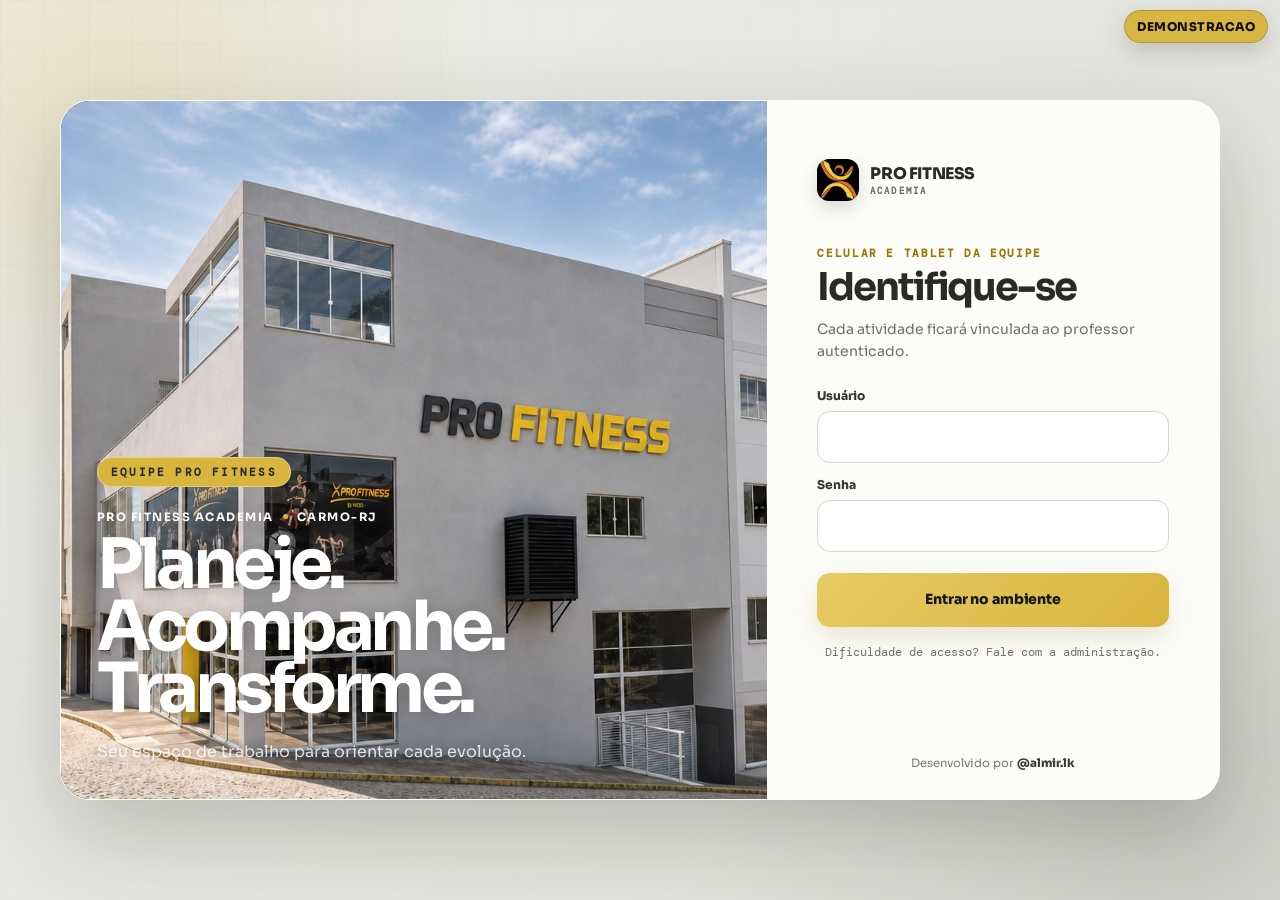
<file: prof.html>
<!DOCTYPE html>

<html lang="pt-BR">
<head>
<meta charset="utf-8"/>
<meta content="width=device-width, initial-scale=1, maximum-scale=1, user-scalable=no, viewport-fit=cover" name="viewport"/>
<meta content="#d8b53d" name="theme-color"/>
<meta content="yes" name="apple-mobile-web-app-capable"/>
<meta content="yes" name="mobile-web-app-capable"/>
<meta content="default" name="apple-mobile-web-app-status-bar-style"/>
<meta content="Pro Fitness Equipe" name="apple-mobile-web-app-title"/>
<meta content="Pro Fitness Equipe" name="application-name"/>
<title>Pro Fitness | Painel do Professor</title>
<link href="assets/images/pro-fitness-logo-oficial.jpg" rel="apple-touch-icon"/>
<link href="https://fonts.googleapis.com" rel="preconnect"/>
<link crossorigin="" href="https://fonts.gstatic.com" rel="preconnect"/>
<link href="https://fonts.googleapis.com/css2?family=DM+Mono:wght@400;500&amp;family=Sora:wght@400;500;600;700;800&amp;display=swap" rel="stylesheet"/>
<link href="assets/css/brand.css?v=20260714-brand-harmony-v2" rel="stylesheet"/>
<link href="assets/css/prof.css?v=20260721-mobile-boundary-v1" rel="stylesheet"/>
<link href="assets/css/login.css?v=20260714-brand-harmony-v2" rel="stylesheet"/>
<link href="prof.webmanifest?v=20260714-prof-polish-v1" rel="manifest"/>
</head>
<body>
<div class="environment-badge" data-environment-badge hidden></div>
<section class="prof-auth-view" id="profAuthView">
<div class="prof-auth-shell">
<header class="prof-auth-visual login-hero" aria-label="Pro Fitness Academia">
<img class="login-hero-photo" src="assets/images/pro-fitness-fachada.png" alt="Fachada da Pro Fitness Academia em Carmo, Rio de Janeiro"/>
<div class="login-hero-copy"><span class="login-role-badge">Equipe Pro Fitness</span><p>Pro Fitness Academia <i></i> Carmo-RJ</p><h1>Planeje.<br/>Acompanhe.<br/>Transforme.</h1><small>Seu espaço de trabalho para orientar cada evolução.</small></div>
</header>
<div class="prof-auth-card" id="profLoginCard"><div class="login-form-brand" aria-hidden="true"><img src="assets/images/pro-fitness-logo-oficial.jpg" alt=""/><span><strong>PRO FITNESS</strong><small>ACADEMIA</small></span></div><span class="login-form-kicker">Celular e tablet da equipe</span><h1>Identifique-se</h1><p class="login-form-intro">Cada atividade ficará vinculada ao professor autenticado.</p><form id="profLoginForm" class="prof-auth-form"><label>Usuário<input name="login" autocomplete="username" required/></label><label>Senha<input type="password" name="password" autocomplete="current-password" required/></label><button class="primary-action" type="submit">Entrar no ambiente</button></form><p id="profLoginFeedback" class="prof-auth-feedback" aria-live="polite"></p><p class="login-support">Dificuldade de acesso? Fale com a administração.</p><p class="login-developer-credit">Desenvolvido por <strong>@almir.lk</strong></p></div>
<div class="prof-auth-card" id="profPasswordChangeCard" hidden><div class="login-form-brand" aria-hidden="true"><img src="assets/images/pro-fitness-logo-oficial.jpg" alt=""/><span><strong>PRO FITNESS</strong><small>ACADEMIA</small></span></div><span class="login-form-kicker">Primeiro acesso</span><h1>Criar nova senha</h1><p class="password-rule">Minimo de 8 caracteres, com letra e numero.</p><form id="profPasswordChangeForm" class="prof-auth-form"><label>Senha temporaria<input type="password" name="currentPassword" required/></label><label>Nova senha<input type="password" name="newPassword" minlength="8" required/></label><label>Confirmar senha<input type="password" name="confirmPassword" minlength="8" required/></label><button class="primary-action" type="submit">Salvar nova senha</button></form><button class="text-button" id="cancelProfPasswordChange" type="button">Cancelar</button><p id="profPasswordChangeFeedback" class="prof-auth-feedback" aria-live="polite"></p></div>
</div>
</section>
<section class="prof-auth-view prof-lock-view" id="profLockView" hidden><div class="prof-auth-card prof-lock-card"><img class="lock-brand-logo" src="assets/images/pro-fitness-logo-oficial.jpg" alt="Pro Fitness"/><h1 id="profLockName">Professor</h1><form id="profUnlockForm" class="prof-auth-form"><label>Senha<input type="password" name="password" autocomplete="current-password" required/></label><button class="primary-action" type="submit">Desbloquear</button></form><button class="text-button" id="profSwitchUserButton" type="button">Trocar professor</button><p id="profUnlockFeedback" class="prof-auth-feedback" aria-live="polite"></p></div></section>
<div class="prof-shell" id="profAppShell" hidden>
<header class="prof-session-bar" aria-label="Sessao do professor" aria-live="polite">
<div class="prof-session-identity">
<img class="prof-session-logo" src="assets/images/pro-fitness-logo-oficial.jpg" alt="Pro Fitness Academia"/>
<span class="prof-session-copy">
<strong id="profCurrentUser">-</strong>
<span class="prof-sync-summary"><i class="connection-dot" id="connectionDot"></i><span id="connectionText">Carregando dados</span></span>
<button class="sync-pending" hidden id="pendingSyncText" title="Tentar enviar novamente" type="button"></button>
<span class="prof-last-sync" id="lastSyncText"></span>
</span>
</div>
<div class="prof-session-actions">
<button aria-label="Atualizar dados" class="status-refresh prof-header-primary" id="refreshProfessorData" type="button"><svg aria-hidden="true" class="prof-header-icon" viewBox="0 0 24 24"><path d="M20 6v5h-5"></path><path d="M18.2 16.5A8 8 0 1 1 19.5 9"></path></svg><span class="refresh-label">Atualizar</span></button>
<details class="prof-header-menu" id="profHeaderMenu">
<summary aria-expanded="false" aria-haspopup="menu" aria-label="Mais opções" title="Mais opções"><svg aria-hidden="true" class="prof-header-icon" viewBox="0 0 24 24"><circle cx="5" cy="12" r="1.5"></circle><circle cx="12" cy="12" r="1.5"></circle><circle cx="19" cy="12" r="1.5"></circle></svg></summary>
<div class="prof-header-menu-panel" role="menu">
<button id="installProfessorAppButton" role="menuitem" type="button"><svg aria-hidden="true" class="prof-menu-icon" viewBox="0 0 24 24"><path d="M12 3v11"></path><path d="m8 10 4 4 4-4"></path><path d="M5 18v2h14v-2"></path></svg><span class="prof-menu-copy"><strong>Instalar aplicativo</strong><small>Adicionar à tela inicial</small></span></button>
<button id="profLockButton" role="menuitem" type="button"><svg aria-hidden="true" class="prof-menu-icon" viewBox="0 0 24 24"><rect x="5" y="10" width="14" height="11" rx="3"></rect><path d="M8 10V7a4 4 0 0 1 8 0v3"></path></svg><span class="prof-menu-copy"><strong>Bloquear tela</strong><small>Manter o professor conectado</small></span></button>
<button id="profLogoutButton" role="menuitem" type="button"><svg aria-hidden="true" class="prof-menu-icon" viewBox="0 0 24 24"><path d="M14 5V3H5v18h9v-2"></path><path d="M10 12h10M17 9l3 3-3 3"></path></svg><span class="prof-menu-copy"><strong>Trocar professor</strong><small>Encerrar esta sessão</small></span></button>
</div>
</details>
</div>
</header>
<main class="prof-main">
<section class="prof-view active" data-view="inicio" id="profHomeView">
<header class="prof-view-hero">
<div><span class="prof-view-eyebrow">OPERAÇÃO DE HOJE</span><h1>Olá, <strong id="profHomeFirstName">Professor</strong></h1><p>Alunos, agenda e atividades prioritárias em uma visão rápida.</p></div>
<time id="profHomeDate">Hoje</time>
</header>
<section class="quick-search-panel">
<div class="search-field-wrap">
<svg aria-hidden="true" class="prof-search-icon" viewBox="0 0 24 24"><circle cx="11" cy="11" r="6.5"></circle><path d="m16 16 4 4"></path></svg>
<input autocomplete="off" id="profStudentSearch" placeholder="Nome, telefone, plano ou código" type="search"/>
<button hidden="" id="clearProfessorSearch" type="button">Limpar</button>
</div>
<div class="search-results" hidden="" id="profSearchResults"></div>
</section>
<section aria-label="Resumo do dia" class="prof-metrics">
<article class="prof-metric-card">
<span>Presentes agora</span>
<strong id="metricInside">0</strong>
</article>
<article class="prof-metric-card">
<span>Agenda de hoje</span>
<strong id="metricAgenda">0</strong>
</article>
<article class="prof-metric-card">
<span>Alunos ativos</span>
<strong id="metricActiveStudents">0</strong>
</article>
<article class="prof-metric-card warning">
<span>Acesso bloqueado</span>
<strong id="metricBlocked">0</strong>
</article>
</section>
<section class="prof-grid">
<article class="prof-card present-card">
<div class="prof-card-head">
<h2>Alunos presentes</h2>
<button class="text-button" data-open-view="alunos" type="button">Ver alunos</button>
</div>
<div class="compact-list" id="insideStudentsList"></div>
</article>
<article class="prof-card agenda-card">
<div class="prof-card-head">
<div><span class="prof-card-eyebrow">ROTINA OPERACIONAL</span><h2>Agora e a seguir</h2></div>
<button class="text-button" data-open-view="agenda" type="button">Ver agenda</button>
</div>
<div class="home-agenda-flow" id="todayAgendaList"></div>
</article>
</section>
</section>
<section class="prof-view" data-view="alunos" hidden="" id="profStudentsView">
<div class="view-title-row">
<h1>Alunos</h1>

<div class="prof-view-title-actions"><span id="profStudentCount">0 alunos</span><button class="compact-primary-action" id="newProfessorStudent" type="button">Novo aluno</button></div></div>
<div class="sticky-search">
<div class="search-field-wrap">
<svg aria-hidden="true" class="prof-search-icon" viewBox="0 0 24 24"><circle cx="11" cy="11" r="6.5"></circle><path d="m16 16 4 4"></path></svg>
<input autocomplete="off" id="profStudentsListSearch" placeholder="Pesquisar aluno" type="search"/>
</div>
</div>
<div class="student-card-list" id="profStudentList"></div>
</section>
<section class="prof-view" data-view="agenda" hidden="" id="profAgendaView">
<div class="view-title-row">
<h1>Agenda de hoje</h1>
<span id="profAgendaDate"></span>
</div>
<div class="agenda-full-list" id="profFullAgendaList"></div>
</section>
<section class="prof-view" data-view="ponto" hidden="" id="profTimeView">
<div class="view-title-row">
<div><h1>Presença</h1><p class="presence-disclaimer">Registro operacional de presença e permanência na academia, sem finalidade de controle trabalhista.</p></div>
<span id="profTimeDate"></span>
</div>
<article class="prof-card staff-clock-card">
<select id="activeProfessorSelect" hidden disabled></select>
<div class="staff-clock-display">
<span id="staffClockStatus">Fora da academia</span>
<strong id="staffClockCurrentTime">--:--</strong>
<p id="staffClockDetail" hidden></p>
</div>
<button class="staff-clock-action" id="toggleStaffClockButton" type="button">Registrar entrada</button>
<div class="staff-clock-summary">
<article><span>Tempo hoje</span><strong id="staffClockTodayTotal">0h 00min</strong></article>
<article><span>Marcacoes hoje</span><strong id="staffClockTodayCount">0</strong></article>
</div>
</article>
<article class="prof-card staff-clock-history-card">
<div class="prof-card-head"><h2>Registros recentes</h2></div>
<div class="staff-clock-history" id="staffClockHistory"></div>
</article>
</section>
<footer class="developer-credit">Desenvolvido por <strong>@almir.lk</strong></footer>
</main>
<nav aria-label="Navegação do painel do professor" class="prof-bottom-nav">
<button aria-current="page" class="active" data-prof-view="inicio" type="button">
<svg aria-hidden="true" class="prof-nav-icon" viewBox="0 0 24 24"><path d="m3.5 10 8.5-7 8.5 7"></path><path d="M5.5 9v11h13V9"></path><path d="M9.5 20v-6h5v6"></path></svg>
<strong>Início</strong>
</button>
<button data-prof-view="alunos" type="button">
<svg aria-hidden="true" class="prof-nav-icon" viewBox="0 0 24 24"><circle cx="9" cy="8" r="3.5"></circle><path d="M3.5 20v-1.5A5.5 5.5 0 0 1 9 13a5.5 5.5 0 0 1 5.5 5.5V20"></path><path d="M15.5 5.2a3.5 3.5 0 0 1 0 5.6M17 13.5a5.5 5.5 0 0 1 3.5 5.1V20"></path></svg>
<strong>Alunos</strong>
</button>
<button data-prof-view="agenda" type="button">
<svg aria-hidden="true" class="prof-nav-icon" viewBox="0 0 24 24"><rect x="3.5" y="5.5" width="17" height="15" rx="3"></rect><path d="M8 3v5M16 3v5M3.5 10h17"></path><path d="m8 15 2 2 5-5"></path></svg>
<strong>Agenda</strong>
</button>
<button data-prof-view="ponto" type="button">
<svg aria-hidden="true" class="prof-nav-icon" viewBox="0 0 24 24"><circle cx="12" cy="12" r="9"></circle><path d="M12 7v5l3.5 2"></path></svg>
<strong>Presenca</strong>
</button>
</nav>
</div>
<dialog aria-labelledby="profStudentName" class="student-workspace-dialog" id="studentPreviewDialog">
<div class="student-workspace-shell">
<header class="student-workspace-header">
<div class="student-workspace-identity">
<h2 id="profStudentName">Ficha do aluno</h2>
<div class="student-workspace-badges" id="profStudentBadges"></div>
</div>
<button aria-label="Fechar ficha do aluno" class="dialog-close" id="closeStudentPreview" type="button">×</button>
</header><nav aria-label="Áreas do aluno" class="student-module-tabs">
<button aria-pressed="true" class="student-module-tab active" data-student-module="ficha" type="button">Ficha</button>
<button aria-pressed="false" class="student-module-tab" data-student-module="treinos" type="button">Treinos <span id="profWorkoutTabCount">0</span></button>
<button aria-pressed="false" class="student-module-tab" data-student-module="resultados" type="button">Resultados <span id="profResultTabCount">0</span></button>
<button aria-pressed="false" class="student-module-tab" data-student-module="avaliacoes" type="button">Avaliações <span id="profAssessmentTabCount">0</span></button>
<button aria-pressed="false" class="student-module-tab" data-student-module="agenda" type="button">Agenda <span id="profScheduleTabCount">0</span></button>
<button aria-pressed="false" class="student-module-tab" data-student-module="presencas" type="button">Acesso <span id="profPresenceTabCount">0</span></button>
</nav>
<div class="student-workspace-scroll"><div class="student-module-panel active" data-student-module-panel="ficha"><section aria-label="Resumo do aluno" class="student-summary-grid">
<article><span>Plano</span><strong id="profStudentPlan">-</strong></article>
<article><span>Telefone</span><strong id="profStudentPhone">-</strong></article>
<article class="summary-goal"><span>Objetivo</span><strong id="profStudentGoal">Não informado</strong></article>
<article><span>Última presença</span><strong id="profStudentLastPresence">Nenhuma</strong></article>
<article><span>Total de presenças</span><strong id="profStudentPresenceCount">0</strong></article>
<article><span>Primeira presença</span><strong id="profStudentFirstPresence">Nenhuma</strong></article>
<article><span>Presença agora</span><strong id="profStudentInsideStatus">Fora da academia</strong></article>
</section><section class="health-alert" id="profStudentHealthAlert">
<span>SAÚDE E RESTRIÇÕES</span>
<strong id="profStudentRestrictionsSummary">Nenhuma restrição cadastrada</strong>
</section><nav aria-label="Ações rápidas do aluno" class="student-quick-actions">
<button aria-label="Registrar entrada do aluno" class="student-action primary" id="profPresenceButton" type="button"><svg aria-hidden="true" class="student-action-icon" viewBox="0 0 24 24"><path d="M13 5h6v14h-6"></path><path d="M4 12h11M11 8l4 4-4 4"></path></svg><span id="profPresenceButtonLabel">Entrada</span></button>
<button aria-label="Receber mensalidade" class="student-action payment-action" id="profReceivePaymentButton" type="button"><svg aria-hidden="true" class="student-action-icon" viewBox="0 0 24 24"><rect x="3" y="5" width="18" height="14" rx="3"></rect><path d="M3 10h18M7 15h3"></path></svg><span id="profReceivePaymentButtonLabel">Receber</span></button>
<button aria-label="Criar novo treino" class="student-action" data-prof-student-action="treino" type="button"><svg aria-hidden="true" class="student-action-icon" viewBox="0 0 24 24"><path d="M4 9v6M7 7v10M17 7v10M20 9v6M7 12h10"></path></svg><span>Treino</span></button>
<details class="student-actions-more" id="studentActionsMore">
<summary aria-label="Mais ações do aluno"><svg aria-hidden="true" class="student-action-icon" viewBox="0 0 24 24"><circle cx="5" cy="12" r="1.5"></circle><circle cx="12" cy="12" r="1.5"></circle><circle cx="19" cy="12" r="1.5"></circle></svg><span>Mais</span></summary>
<div class="student-actions-menu" role="menu">
<button data-prof-student-action="avaliacao" role="menuitem" type="button">Nova avaliação</button>
<button data-prof-student-action="agenda" role="menuitem" type="button">Abrir agenda</button>
<button id="editProfessorStudent" role="menuitem" type="button">Editar ficha</button>
</div>
</details>
</nav><section class="student-detail-section">
<div class="student-detail-head">
<h3>Ficha</h3>
<span id="profStudentFormStatus" hidden></span>
</div>
<form id="profStudentForm" novalidate="">
<input name="id" type="hidden"/>
<fieldset disabled="" id="profStudentFieldset">
<div class="prof-form-grid">
<label class="span-2">
<span>Nome</span>
<input name="name" required="" type="text"/>
</label>
<label>
<span>Telefone</span>
<input inputmode="tel" name="phone" type="tel"/>
</label>
<label>
<span>E-mail</span>
<input inputmode="email" name="email" type="email"/>
</label>
<label>
<span>Data de nascimento</span>
<input name="birthDate" type="date"/>
</label>
<label>
<span>Plano</span>
<input name="plan" type="text"/>
</label>
<label class="span-2">
<span>Objetivo</span>
<textarea name="goal" rows="2"></textarea>
</label>
<label class="span-2 health-field">
<span>Restrições físicas, dores e cuidados</span>
<textarea name="restrictions" rows="3"></textarea>
</label>
<label class="span-2">
<span>Observações do professor</span>
<textarea name="notes" rows="3"></textarea>
</label>
</div>
</fieldset>
<div class="student-save-bar" hidden="" id="profStudentSaveBar">
<button class="secondary-action" id="cancelProfessorStudentEdit" type="button">Cancelar</button>
<button class="primary-action" type="submit">Salvar ficha</button>
</div>
</form>
</section></div><div class="student-module-panel" data-student-module-panel="treinos" hidden=""><section class="student-detail-section student-workouts-section">
<div class="student-detail-head">
<div>
<h3>Treinos</h3>
<span id="profWorkoutCount">0 treinos</span>
</div>
<button class="compact-primary-action" id="newProfessorWorkout" type="button">Novo treino</button>
</div>
<div class="prof-workout-list" id="profWorkoutList"></div>
</section></div><div class="student-module-panel" data-student-module-panel="resultados" hidden=""><section class="student-detail-section student-results-section"><div class="student-detail-head"><div><h3>Treinos realizados</h3><span id="profResultCount">0 sessoes</span></div></div><div class="training-result-summary" id="profResultSummary"></div><div class="training-result-list" id="profResultList"></div></section></div><div class="student-module-panel" data-student-module-panel="avaliacoes" hidden=""><section class="student-detail-section student-assessments-section" id="profStudentAssessmentsSection">
<div class="student-detail-head">
<div>
<h3>Avaliações físicas</h3>
<span id="profAssessmentCount">0 avaliações</span>
</div>
<button class="compact-primary-action" id="newProfessorAssessment" type="button">Nova avaliação</button>
</div>
<div class="assessment-summary-grid" id="profAssessmentSummary"></div>
<div class="prof-assessment-list" id="profAssessmentList"></div>
</section></div><div class="student-module-panel" data-student-module-panel="agenda" hidden=""><section class="student-detail-section student-agenda-section" id="profStudentAgendaSection">
<div class="student-detail-head">
<div>
<h3>Agenda do aluno</h3>
<span id="profStudentScheduleCount">0 agendamentos</span>
</div>
<button class="compact-primary-action" id="newProfessorSchedule" type="button">Novo agendamento</button>
</div>
<div class="prof-student-schedule-list" id="profStudentScheduleList"></div>
</section></div><div class="student-module-panel" data-student-module-panel="presencas" hidden=""><section class="student-detail-section">
<div class="student-detail-head">
<h3>Acesso e presenças</h3>
<span id="profPresenceHistoryCount">0 registros</span>
</div>
<div class="presence-history-list" id="profPresenceHistory"></div>
</section></div></div>
</div>
</dialog>
<dialog aria-labelledby="profWorkoutDialogTitle" class="prof-workout-dialog" id="profWorkoutDialog">
<form class="prof-workout-form" id="profWorkoutForm" novalidate="">
<header class="prof-workout-header">
<div>
<h2 id="profWorkoutDialogTitle">Novo treino</h2>
<p id="profWorkoutStudentName" hidden>Aluno</p>
</div>
<button aria-label="Fechar treino" class="dialog-close workout-close" id="closeProfessorWorkout" type="button">×</button>
</header>
<input name="id" type="hidden"/>
<input name="studentId" type="hidden"/>
<section class="prof-workout-main-fields">
<label class="workout-title-field">
<span>Nome do treino</span>
<input name="title" placeholder="Ex.: Treino A - Superiores" required="" type="text"/>
</label>
<label>
<span>Divisão</span>
<select name="division">
<option value="A">A</option>
<option value="B">B</option>
<option value="C">C</option>
<option value="D">D</option>
</select>
</label>
<label>
<span>Grupo muscular</span>
<input name="muscleGroup" placeholder="Ex.: Peito e tríceps" type="text"/>
</label>
<label>
<span>Status</span>
<select name="status">
<option value="ativo">Ativo</option>
<option value="encerrado">Encerrado</option>
</select>
</label>
<label class="workout-notes-field">
<span>Observações gerais</span>
<textarea name="notes" placeholder="Orientações gerais do treino" rows="2"></textarea>
</label>
</section>
<section class="prof-exercise-builder">
<div class="exercise-builder-head">
<div>
<h3>Exercícios</h3>
<span id="profExerciseCount">0 exercícios</span>
</div>
<button class="compact-primary-action" id="addProfessorExercise" type="button">Adicionar exercício</button>
</div>
<div class="exercise-editor-list" id="profExerciseEditorList"></div>
<datalist id="profExerciseCatalog"></datalist>
</section>
<footer class="prof-workout-actions">
<button class="secondary-action" id="cancelProfessorWorkout" type="button">Cancelar</button>
<button class="primary-action" type="submit">Salvar treino</button>
</footer>
</form>
</dialog>
<dialog aria-labelledby="profAssessmentDialogTitle" class="prof-assessment-dialog" id="profAssessmentDialog">
<form class="prof-assessment-form" id="profAssessmentForm" novalidate="">
<header class="prof-module-dialog-header">
<div>
<h2 id="profAssessmentDialogTitle">Nova avaliação</h2>
<p id="profAssessmentStudentName" hidden>Aluno</p>
</div>
<button aria-label="Fechar avaliação" class="dialog-close module-dialog-close" id="closeProfessorAssessment" type="button">×</button>
</header>
<input name="id" type="hidden"/>
<input name="studentId" type="hidden"/>
<div class="prof-module-form-grid assessment-form-grid">
<label>
<span>Data</span>
<input name="date" required="" type="date"/>
</label>
<label>
<span>Peso (kg)</span>
<input inputmode="decimal" min="0" name="weight" required="" step="0.1" type="number"/>
</label>
<label>
<span>Altura (m)</span>
<input inputmode="decimal" min="0" name="height" required="" step="0.01" type="number"/>
</label>
<label>
<span>IMC calculado</span>
<input name="imc" readonly="" step="0.01" type="number"/>
</label>
<label>
<span>Gordura corporal (%)</span>
<input inputmode="decimal" min="0" name="bodyFat" step="0.1" type="number"/>
</label>
<label>
<span>Peitoral (cm)</span>
<input inputmode="decimal" min="0" name="chest" step="0.1" type="number"/>
</label>
<label>
<span>Cintura (cm)</span>
<input inputmode="decimal" min="0" name="waist" step="0.1" type="number"/>
</label>
<label>
<span>Quadril (cm)</span>
<input inputmode="decimal" min="0" name="hip" step="0.1" type="number"/>
</label>
<label>
<span>Braço (cm)</span>
<input inputmode="decimal" min="0" name="arm" step="0.1" type="number"/>
</label>
<label>
<span>Coxa (cm)</span>
<input inputmode="decimal" min="0" name="thigh" step="0.1" type="number"/>
</label>
<label class="span-2">
<span>Observações</span>
<textarea name="notes" placeholder="Evolução, cuidados e orientações" rows="3"></textarea>
</label>
</div>
<footer class="prof-module-dialog-actions">
<button class="secondary-action" id="cancelProfessorAssessment" type="button">Cancelar</button>
<button class="primary-action" type="submit">Salvar avaliação</button>
</footer>
</form>
</dialog>
<dialog aria-labelledby="profScheduleDialogTitle" class="prof-schedule-dialog" id="profScheduleDialog">
<form class="prof-schedule-form" id="profScheduleForm" novalidate="">
<header class="prof-module-dialog-header">
<div>
<h2 id="profScheduleDialogTitle">Novo agendamento</h2>
<p id="profScheduleStudentName" hidden>Aluno</p>
</div>
<button aria-label="Fechar agendamento" class="dialog-close module-dialog-close" id="closeProfessorSchedule" type="button">×</button>
</header>
<input name="id" type="hidden"/>
<input name="studentId" type="hidden"/>
<div class="prof-module-form-grid schedule-form-grid">
<label>
<span>Data</span>
<input name="date" required="" type="date"/>
</label>
<label>
<span>Horário</span>
<input name="time" required="" type="time"/>
</label>
<label>
<span>Modalidade</span>
<select name="type">
<option value="presencial">Presencial</option>
<option value="online">Online</option>
</select>
</label>
<label>
<span>Status</span>
<select name="status">
<option value="marcada">Marcada</option>
<option value="remarcada">Remarcada</option>
<option value="realizada">Realizada</option>
<option value="falta">Falta</option>
<option value="cancelada">Cancelada</option>
</select>
</label>
<label class="span-2">
<span>Observações</span>
<textarea name="notes" placeholder="Tipo de atendimento, local ou lembrete" rows="3"></textarea>
</label>
</div>
<footer class="prof-module-dialog-actions">
<button class="secondary-action" id="cancelProfessorSchedule" type="button">Cancelar</button>
<button class="primary-action" type="submit">Salvar agendamento</button>
</footer>
</form>
</dialog>
<dialog aria-labelledby="profPaymentTitle" class="prof-payment-dialog" id="profPaymentDialog">
<form class="prof-payment-form" id="profPaymentForm" novalidate="">
<header class="prof-payment-header">
<div>
<h2 id="profPaymentTitle">Receber mensalidade</h2>
</div>
<button aria-label="Fechar recebimento" class="dialog-close payment-close" id="closeProfessorPayment" type="button">×</button>
</header>
<section class="prof-payment-context" id="profPaymentContext">
<strong id="profPaymentStudentName">Aluno</strong>
<span id="profPaymentStudentPlan">Plano</span>
<span id="profPaymentContextReference">Competência</span>
<span id="profPaymentContextDueDate">Vencimento</span>
<span id="profPaymentContextStatus">Situação atual</span>
</section>
<input name="id" type="hidden"/>
<input name="studentId" type="hidden"/>
<input name="status" type="hidden" value="pago"/>
<div class="prof-payment-grid">
<label class="span-2">
<span>Aluno</span>
<input id="profPaymentStudentDisplay" readonly="" type="text"/>
</label>
<label>
<span>Competência</span>
<input name="reference" required="" type="month"/>
</label>
<label>
<span>Vencimento</span>
<input name="dueDate" required="" type="date"/>
</label>
<label>
<span>Valor previsto</span>
<input inputmode="decimal" min="0" name="amount" required="" step="0.01" type="number"/>
</label>
<label>
<span>Status</span>
<input readonly="" type="text" value="Pago"/>
</label>
<label>
<span>Forma de pagamento</span>
<select name="method" required="">
<option value="pix">Pix</option>
<option value="cartao">Cartão</option>
<option value="dinheiro">Dinheiro</option>
<option value="boleto">Boleto</option>
<option value="transferencia">Transferência</option>
</select>
</label>
<label>
<span>Data do pagamento</span>
<input name="paidAt" required="" type="date"/>
</label>
<label>
<span>Valor recebido agora</span>
<input inputmode="decimal" min="0" name="paidAmount" required="" step="0.01" type="number"/>
</label>
<label>
<span>Responsável pelo lançamento</span>
<input name="recordedBy" required="" type="text"/>
</label>
</div>
<div class="prof-payment-total">
<span>Saldo antes do recebimento</span>
<strong id="profPaymentNetPreview">R$ 0,00</strong>
</div>
<details class="prof-payment-more">
<summary>Desconto, multa e observação</summary>
<div class="prof-payment-grid prof-payment-extra">
<label>
<span>Desconto</span>
<input inputmode="decimal" min="0" name="discount" step="0.01" type="number" value="0"/>
</label>
<label>
<span>Multa ou acréscimo</span>
<input inputmode="decimal" min="0" name="fine" step="0.01" type="number" value="0"/>
</label>
<label class="span-2">
<span>Observação</span>
<textarea name="notes" rows="3"></textarea>
</label>
</div>
</details>
<footer class="prof-payment-actions">
<button class="secondary-action" id="cancelProfessorPayment" type="button">Cancelar</button>
<button class="primary-action" id="confirmProfessorPayment" type="submit">Confirmar recebimento</button>
</footer>
</form>
</dialog>
<div aria-live="polite" class="prof-toast" hidden="" id="profToast" role="status"></div>
<script src="assets/js/app-config.js?v=20260721-finance-receipts-v1"></script>
<script src="assets/js/demo-data.js?v=20260721-finance-receipts-v1"></script>
<script src="assets/js/shared-data.js?v=20260721-finance-receipts-v1"></script>
<script src="assets/js/finance-core.js?v=20260721-finance-receipts-v1"></script>
<script src="assets/js/prof.js?v=20260721-finance-receipts-v1"></script>
<script src="assets/js/pwa.js?v=20260721-finance-receipts-v1"></script>
</body>
</html>
</file>
<file: assets/css/brand.css>
:root {
  --brand-font-sans: "Sora", sans-serif;
  --brand-font-mono: "DM Mono", monospace;
  --brand-canvas: #e7e8e5;
  --brand-canvas-deep: #d5d7d3;
  --brand-surface: #fcfcf9;
  --brand-surface-muted: #f1f2ee;
  --brand-ink: #292b28;
  --brand-graphite: #565954;
  --brand-muted: #6e716d;
  --brand-line: #d5d8d2;
  --brand-gold: #d8b53d;
  --brand-gold-strong: #c49a19;
  --brand-gold-deep: #735a12;
  --brand-gold-soft: #f2e7bd;
  --brand-success: #66775f;
  --brand-warning: #98731e;
  --brand-danger: #a9534d;
}
</file>
<file: assets/css/style.css>
:root {
  --ink: var(--brand-ink, #20211f);
  --ink-soft: #3c3e3a;
  --graphite: var(--brand-graphite, #5e625f);
  --yellow: var(--brand-gold, #d8b53d);
  --yellow-strong: var(--brand-gold-strong, #c49a19);
  --yellow-soft: var(--brand-gold-soft, #f2e7bd);
  --paper: #f5f4ef;
  --surface: var(--brand-surface, #ffffff);
  --surface-muted: var(--brand-surface-muted, #ecece7);
  --line: var(--brand-line, #deded7);
  --success: #26745b;
  --success-soft: #dff2e9;
  --warning: #a56b00;
  --warning-soft: #fff0c7;
  --danger: #b63f36;
  --danger-soft: #fbe5e2;
  --shadow: 0 18px 45px rgba(31, 32, 29, 0.1);
  --radius-xl: 28px;
  --radius-lg: 22px;
  --radius-md: 16px;
  --font-display: var(--brand-font-sans, "Sora", sans-serif);
  --font-body: var(--brand-font-sans, "Sora", sans-serif);
  --font-mono: var(--brand-font-mono, "DM Mono", monospace);
}

* {
  box-sizing: border-box;
}

html {
  width: 100%;
  min-width: 0;
  max-width: 100%;
  overflow-x: hidden;
  overflow-x: clip;
  overscroll-behavior-x: none;
  background: var(--paper);
  color: var(--ink);
  font-family: var(--font-body);
  -webkit-text-size-adjust: 100%;
}

body {
  width: 100%;
  min-width: 0;
  max-width: 100%;
  min-height: 100vh;
  margin: 0;
  overflow-x: hidden;
  overflow-x: clip;
  overscroll-behavior-x: none;
  background:
    radial-gradient(circle at 110% -10%, rgba(216, 181, 61, 0.2), transparent 34%),
    linear-gradient(180deg, #f8f7f3 0%, var(--paper) 100%);
}

button,
input,
select,
textarea {
  font: inherit;
}

button,
a {
  -webkit-tap-highlight-color: transparent;
}

button {
  cursor: pointer;
}

button:focus-visible,
a:focus-visible,
input:focus-visible,
select:focus-visible,
textarea:focus-visible {
  outline: 3px solid rgba(216, 181, 61, 0.42);
  outline-offset: 2px;
}

[hidden] {
  display: none !important;
}

.environment-badge {
  position: fixed;
  z-index: 10000;
  top: max(8px, env(safe-area-inset-top));
  right: 10px;
  padding: 7px 10px;
  border: 1px solid rgba(32, 33, 31, 0.22);
  border-radius: 999px;
  color: var(--ink);
  background: rgba(216, 181, 61, 0.94);
  box-shadow: 0 8px 24px rgba(31, 32, 29, 0.16);
  font-size: 0.72rem;
  font-weight: 800;
  letter-spacing: 0.03em;
  text-transform: uppercase;
}

.student-app-shell {
  width: 100%;
  min-height: 100vh;
}

.enrollment-view {
  min-height: 100vh;
  background: var(--surface);
}

.enrollment-visual {
  position: relative;
  min-height: 43vh;
  overflow: hidden;
  background: var(--ink);
}

.enrollment-visual img {
  width: 100%;
  height: 100%;
  min-height: 43vh;
  object-fit: cover;
  object-position: 56% center;
  filter: saturate(0.72) contrast(1.05);
}

.enrollment-shade {
  position: absolute;
  inset: 0;
  background: linear-gradient(180deg, rgba(21, 22, 20, 0.2), rgba(21, 22, 20, 0.18) 40%, rgba(21, 22, 20, 0.9));
}

.enrollment-brand,
.compact-brand {
  display: flex;
  align-items: center;
  gap: 11px;
}

.enrollment-brand {
  position: absolute;
  top: max(22px, env(safe-area-inset-top));
  left: 22px;
  color: #fff;
}

.brand-symbol {
  display: grid;
  width: 48px;
  height: 48px;
  place-items: center;
  border-radius: 15px 5px 15px 5px;
  background: var(--yellow);
  color: var(--ink);
  font-family: var(--font-display);
  font-size: 1.3rem;
  font-weight: 800;
  letter-spacing: -0.04em;
}

.brand-symbol.small {
  width: 38px;
  height: 38px;
  border-radius: 12px 4px 12px 4px;
  font-size: 1rem;
}

.enrollment-brand strong,
.compact-brand strong {
  display: block;
  font-family: var(--font-display);
  font-size: 1.25rem;
  letter-spacing: 0.08em;
  line-height: 1;
}

.enrollment-brand small,
.compact-brand small {
  display: block;
  margin-top: 4px;
  color: rgba(255, 255, 255, 0.72);
  font-size: 0.68rem;
}

.enrollment-copy {
  position: absolute;
  right: 22px;
  bottom: 30px;
  left: 22px;
  color: #fff;
}

.enrollment-copy p {
  margin: 0 0 7px;
  color: var(--yellow);
  font-size: 0.75rem;
  font-weight: 800;
  letter-spacing: 0.13em;
  text-transform: uppercase;
}

.enrollment-copy h1 {
  max-width: 360px;
  margin: 0;
  font-family: var(--font-display);
  font-size: clamp(2.8rem, 13vw, 4.5rem);
  line-height: 0.88;
  text-transform: uppercase;
}

.enrollment-panel {
  position: relative;
  z-index: 2;
  min-height: 57vh;
  margin-top: -18px;
  padding: 32px 22px calc(34px + env(safe-area-inset-bottom));
  border-radius: 24px 24px 0 0;
  background: var(--surface);
}

.section-kicker {
  display: block;
  margin-bottom: 7px;
  color: var(--warning);
  font-size: 0.67rem;
  font-weight: 800;
  letter-spacing: 0.15em;
}

.enrollment-panel h2,
.student-dialog h2,
.screen-heading h1,
.section-heading h2 {
  margin: 0;
  font-family: var(--font-display);
  font-weight: 800;
  line-height: 1;
  text-transform: uppercase;
}

.enrollment-panel h2,
.student-dialog h2 {
  font-size: 2.25rem;
}

.enrollment-panel > div > p {
  margin: 13px 0 24px;
  color: var(--graphite);
  font-size: 0.9rem;
  line-height: 1.65;
}

.primary-action,
.secondary-action,
.text-action,
.danger-text-action,
.back-action,
.icon-action {
  min-height: 48px;
  border: 0;
  border-radius: 14px;
  font-weight: 800;
}

.primary-action {
  padding: 0 20px;
  background: var(--yellow);
  color: var(--ink);
  box-shadow: 0 9px 20px rgba(196, 154, 25, 0.2);
}

.primary-action:active {
  transform: translateY(1px);
  background: var(--yellow-strong);
}

.secondary-action {
  padding: 0 20px;
  border: 1px solid var(--line);
  background: var(--surface);
  color: var(--ink);
}

.text-action,
.danger-text-action {
  background: transparent;
  color: var(--graphite);
}

.danger-text-action {
  color: var(--danger);
}

.back-action {
  min-height: 34px;
  margin: -8px 0 15px;
  padding: 0;
  background: transparent;
  color: var(--graphite);
}

.full {
  width: 100%;
}

.student-form {
  display: grid;
  gap: 13px;
}

.student-form label {
  display: grid;
  gap: 7px;
  color: var(--ink-soft);
  font-size: 0.72rem;
  font-weight: 800;
}

.student-form input,
.student-form select,
.student-form textarea,
.screen-heading select {
  width: 100%;
  border: 1px solid var(--line);
  border-radius: 13px;
  background: #fbfbf8;
  color: var(--ink);
}

.student-form input,
.student-form select {
  min-height: 49px;
  padding: 0 14px;
}

.student-form textarea {
  padding: 13px 14px;
  resize: vertical;
}

.student-form input:focus,
.student-form select:focus,
.student-form textarea:focus {
  border-color: var(--yellow-strong);
  background: #fff;
}

.form-grid {
  grid-template-columns: 1fr;
}

.consent-row {
  display: flex !important;
  align-items: center;
  grid-template-columns: auto 1fr;
  gap: 10px !important;
  font-weight: 600 !important;
}

.consent-row input {
  width: 20px;
  min-height: 20px;
}

.form-separator {
  display: flex;
  align-items: center;
  gap: 12px;
  margin: 17px 0;
  color: #9a9b96;
  font-size: 0.7rem;
}

.form-separator::before,
.form-separator::after {
  height: 1px;
  flex: 1;
  background: var(--line);
  content: "";
}

.form-feedback {
  min-height: 18px;
  margin: 10px 0 0 !important;
  color: var(--danger) !important;
  font-size: 0.75rem !important;
}

.student-view {
  min-height: 100vh;
}

.app-topbar {
  position: sticky;
  z-index: 20;
  top: 0;
  display: flex;
  min-height: calc(68px + env(safe-area-inset-top));
  align-items: center;
  justify-content: space-between;
  padding: calc(12px + env(safe-area-inset-top)) 18px 12px;
  border-bottom: 1px solid rgba(222, 222, 215, 0.78);
  background: rgba(248, 247, 243, 0.92);
  backdrop-filter: blur(18px);
}

.compact-brand {
  color: var(--ink);
}

.compact-brand small {
  color: var(--graphite);
}

.topbar-actions {
  display: flex;
  align-items: center;
  gap: 8px;
}

.sync-chip {
  display: flex;
  min-height: 34px;
  align-items: center;
  gap: 7px;
  padding: 0 10px;
  border: 1px solid var(--line);
  border-radius: 999px;
  background: rgba(255, 255, 255, 0.76);
  color: var(--graphite);
  font-size: 0.63rem;
  font-weight: 700;
}

.sync-chip i {
  width: 7px;
  height: 7px;
  border-radius: 50%;
  background: var(--graphite);
}

.sync-chip i.online {
  background: var(--success);
}

.sync-chip i.pending {
  background: var(--warning);
}

.sync-chip i.error,
.sync-chip i.offline {
  background: var(--danger);
}

.profile-trigger {
  display: grid;
  width: 38px;
  height: 38px;
  place-items: center;
  border: 0;
  border-radius: 13px;
  background: var(--ink);
  color: var(--yellow);
  font-family: var(--font-display);
  font-weight: 800;
}

.app-content {
  width: 100%;
  max-width: 720px;
  min-height: calc(100vh - 144px);
  margin: 0 auto;
  padding: 22px 16px calc(104px + env(safe-area-inset-bottom));
}

.app-screen {
  display: none;
  animation: screen-enter 260ms ease both;
}

.app-screen.active {
  display: block;
}

@keyframes screen-enter {
  from { opacity: 0; transform: translateY(8px); }
  to { opacity: 1; transform: translateY(0); }
}

.welcome-row,
.screen-heading,
.section-heading {
  display: flex;
  align-items: flex-end;
  justify-content: space-between;
  gap: 14px;
}

.welcome-row {
  margin-bottom: 20px;
}

.welcome-row p {
  margin: 0 0 2px;
  color: var(--graphite);
  font-size: 0.82rem;
}

.welcome-row h1,
.screen-heading h1 {
  margin: 0;
  font-family: var(--font-display);
  font-size: 2.65rem;
  font-weight: 800;
  line-height: 0.95;
  text-transform: uppercase;
}

.welcome-row > span {
  color: var(--graphite);
  font-size: 0.68rem;
  font-weight: 700;
  text-align: right;
}

.screen-heading {
  margin-bottom: 20px;
}

.screen-heading select {
  width: auto;
  min-height: 40px;
  padding: 0 12px;
  font-size: 0.72rem;
  font-weight: 700;
}

.screen-counter {
  padding: 7px 10px;
  border-radius: 999px;
  background: var(--surface-muted);
  color: var(--graphite);
  font-size: 0.66rem;
  font-weight: 800;
}

.access-pass {
  position: relative;
  display: grid;
  min-height: 185px;
  grid-template-columns: 1fr 86px;
  overflow: hidden;
  margin-bottom: 14px;
  padding: 23px;
  border-radius: var(--radius-xl);
  background:
    linear-gradient(135deg, rgba(255, 255, 255, 0.04), transparent 48%),
    var(--ink);
  color: #fff;
  box-shadow: var(--shadow);
}

.access-pass::before {
  position: absolute;
  top: -35px;
  right: 55px;
  width: 125px;
  height: 240px;
  border: 30px solid rgba(216, 181, 61, 0.08);
  border-radius: 50%;
  content: "";
  transform: rotate(25deg);
}

.access-copy {
  position: relative;
  z-index: 1;
  display: flex;
  align-items: flex-start;
  flex-direction: column;
}

.access-copy > span {
  color: var(--yellow);
  font-size: 0.65rem;
  font-weight: 800;
  letter-spacing: 0.13em;
}

.access-copy > strong {
  margin-top: 12px;
  font-family: var(--font-display);
  font-size: 2rem;
  line-height: 0.95;
  text-transform: uppercase;
}

.access-copy p {
  max-width: 250px;
  margin: 8px 0 18px;
  color: rgba(255, 255, 255, 0.68);
  font-size: 0.75rem;
  line-height: 1.45;
}

.access-copy button {
  min-height: 38px;
  margin-top: auto;
  padding: 0 14px;
  border: 0;
  border-radius: 11px;
  background: var(--yellow);
  color: var(--ink);
  font-size: 0.7rem;
  font-weight: 800;
}

.access-pass-mark {
  position: relative;
  z-index: 1;
  display: grid;
  place-items: center;
}

.access-pass-mark i {
  position: absolute;
  width: 72px;
  height: 72px;
  border: 2px dashed rgba(216, 181, 61, 0.48);
  border-radius: 50%;
}

.access-pass-mark b {
  display: grid;
  width: 50px;
  height: 50px;
  place-items: center;
  border-radius: 17px 6px 17px 6px;
  background: var(--yellow);
  color: var(--ink);
  font-family: var(--font-display);
  font-size: 1.25rem;
}

.access-pass.warning {
  background: linear-gradient(135deg, #504617, #282821);
}

.access-pass.danger {
  background: linear-gradient(135deg, #552d29, #28211f);
}

.today-grid,
.metric-grid {
  display: grid;
  grid-template-columns: repeat(2, minmax(0, 1fr));
  gap: 10px;
  margin-bottom: 14px;
}

.today-card,
.metric-card {
  min-width: 0;
  padding: 16px;
  border: 1px solid var(--line);
  border-radius: var(--radius-md);
  background: rgba(255, 255, 255, 0.78);
}

.today-card span,
.metric-card span {
  display: block;
  overflow: hidden;
  color: var(--graphite);
  font-size: 0.65rem;
  font-weight: 700;
  text-overflow: ellipsis;
  white-space: nowrap;
}

.today-card strong,
.metric-card strong {
  display: block;
  margin-top: 7px;
  font-family: var(--font-display);
  font-size: 1.6rem;
  line-height: 1;
}

.metric-card small {
  display: block;
  margin-top: 6px;
  color: var(--graphite);
  font-size: 0.6rem;
}

.feature-card,
.chart-card,
.notice-card,
.active-session-card,
.payment-status-card {
  margin-bottom: 14px;
  padding: 19px;
  border: 1px solid var(--line);
  border-radius: var(--radius-lg);
  background: var(--surface);
  box-shadow: 0 8px 25px rgba(31, 32, 29, 0.05);
}

.feature-card:empty,
.notice-card:empty,
.active-session-card:empty,
.payment-status-card:empty {
  display: none;
}

.feature-card-head,
.history-row-head,
.workout-card-head,
.payment-card-head {
  display: flex;
  align-items: flex-start;
  justify-content: space-between;
  gap: 12px;
}

.feature-card h2,
.workout-card h2,
.payment-status-card h2 {
  margin: 5px 0 0;
  font-family: var(--font-display);
  font-size: 1.7rem;
  line-height: 1;
  text-transform: uppercase;
}

.feature-card p,
.workout-card p,
.history-row p,
.payment-status-card p {
  margin: 9px 0 0;
  color: var(--graphite);
  font-size: 0.75rem;
  line-height: 1.55;
}

.card-action {
  min-height: 40px;
  padding: 0 14px;
  border: 0;
  border-radius: 12px;
  background: var(--ink);
  color: #fff;
  font-size: 0.68rem;
  font-weight: 800;
}

.status-pill {
  display: inline-flex;
  min-height: 28px;
  align-items: center;
  padding: 0 9px;
  border-radius: 999px;
  background: var(--surface-muted);
  color: var(--graphite);
  font-size: 0.6rem;
  font-weight: 800;
  text-transform: uppercase;
}

.status-pill.success {
  background: var(--success-soft);
  color: var(--success);
}

.status-pill.warning {
  background: var(--warning-soft);
  color: var(--warning);
}

.status-pill.danger {
  background: var(--danger-soft);
  color: var(--danger);
}

.notice-card {
  border-color: #e6d18e;
  background: var(--warning-soft);
}

.notice-card.danger {
  border-color: #edb9b2;
  background: var(--danger-soft);
}

.notice-card strong {
  display: block;
  font-size: 0.85rem;
}

.notice-card p {
  margin: 5px 0 0;
  color: var(--ink-soft);
  font-size: 0.72rem;
  line-height: 1.5;
}

.content-stack,
.history-list,
.exercise-progress-list {
  display: grid;
  gap: 10px;
}

.segmented-filter {
  display: flex;
  gap: 7px;
  overflow-x: auto;
  margin: -4px -16px 16px;
  padding: 4px 16px;
  scrollbar-width: none;
}

.segmented-filter::-webkit-scrollbar {
  display: none;
}

.segmented-filter button {
  min-width: 44px;
  min-height: 38px;
  padding: 0 13px;
  border: 1px solid var(--line);
  border-radius: 12px;
  background: var(--surface);
  color: var(--graphite);
  font-size: 0.7rem;
  font-weight: 800;
}

.segmented-filter button.active {
  border-color: var(--ink);
  background: var(--ink);
  color: var(--yellow);
}

.workout-card {
  padding: 19px;
  border: 1px solid var(--line);
  border-radius: var(--radius-lg);
  background: var(--surface);
}

.workout-card .division-mark {
  display: grid;
  width: 46px;
  height: 46px;
  place-items: center;
  flex: 0 0 auto;
  border-radius: 15px 5px 15px 5px;
  background: var(--yellow);
  font-family: var(--font-display);
  font-size: 1.4rem;
  font-weight: 800;
}

.workout-card-summary {
  display: grid;
  grid-template-columns: repeat(3, 1fr);
  gap: 8px;
  margin: 16px 0;
}

.workout-card-summary div {
  padding: 10px;
  border-radius: 12px;
  background: var(--paper);
}

.workout-card-summary span {
  display: block;
  color: var(--graphite);
  font-size: 0.56rem;
}

.workout-card-summary strong {
  display: block;
  margin-top: 4px;
  font-size: 0.7rem;
}

.active-session-card {
  border-color: #cbb04a;
  background: linear-gradient(135deg, var(--yellow-soft), #fff);
}

.week-strip {
  display: grid;
  grid-template-columns: repeat(7, minmax(42px, 1fr));
  gap: 6px;
  overflow-x: auto;
  margin: 0 -16px 17px;
  padding: 2px 16px 5px;
}

.week-day {
  min-width: 42px;
  min-height: 58px;
  padding: 8px 4px;
  border: 1px solid var(--line);
  border-radius: 15px;
  background: var(--surface);
  color: var(--graphite);
  text-align: center;
}

.week-day span,
.week-day strong {
  display: block;
}

.week-day span {
  font-size: 0.55rem;
  font-weight: 800;
  text-transform: uppercase;
}

.week-day strong {
  margin-top: 5px;
  color: var(--ink);
  font-family: var(--font-display);
  font-size: 1.15rem;
}

.week-day.active {
  border-color: var(--ink);
  background: var(--ink);
  color: var(--yellow);
}

.week-day.active strong {
  color: #fff;
}

.agenda-card,
.history-row,
.exercise-progress-row {
  padding: 15px;
  border: 1px solid var(--line);
  border-radius: var(--radius-md);
  background: var(--surface);
}

.agenda-card {
  display: grid;
  grid-template-columns: 57px 1fr;
  gap: 13px;
}

.agenda-time {
  padding-right: 12px;
  border-right: 2px solid var(--yellow);
  font-family: var(--font-display);
  font-size: 1.25rem;
  font-weight: 800;
}

.agenda-card h3,
.history-row h3,
.exercise-progress-row h3 {
  margin: 0;
  font-size: 0.82rem;
}

.agenda-card p {
  margin: 5px 0 0;
  color: var(--graphite);
  font-size: 0.65rem;
  line-height: 1.45;
}

.section-heading {
  margin: 26px 0 13px;
}

.section-heading h2 {
  font-size: 1.75rem;
}

.metric-grid.compact {
  margin-bottom: 12px;
}

.chart-card {
  overflow: hidden;
}

.chart-card .section-heading,
.feature-card .section-heading {
  margin: 0 0 18px;
}

.bar-chart {
  display: flex;
  min-height: 150px;
  align-items: flex-end;
  justify-content: space-between;
  gap: 8px;
  padding-top: 20px;
}

.bar-column {
  display: flex;
  min-width: 0;
  height: 130px;
  align-items: center;
  flex: 1;
  flex-direction: column;
  justify-content: flex-end;
  gap: 7px;
}

.bar-column i {
  width: min(28px, 72%);
  min-height: 4px;
  border-radius: 8px 8px 3px 3px;
  background: linear-gradient(180deg, var(--yellow), var(--yellow-strong));
}

.bar-column strong {
  font-family: var(--font-display);
  font-size: 0.8rem;
}

.bar-column span {
  color: var(--graphite);
  font-size: 0.55rem;
  text-align: center;
}

.exercise-progress-row {
  display: grid;
  grid-template-columns: 1fr auto;
  gap: 12px;
}

.progress-track {
  height: 6px;
  overflow: hidden;
  margin-top: 10px;
  border-radius: 999px;
  background: var(--surface-muted);
}

.progress-track i {
  display: block;
  width: var(--progress, 0%);
  height: 100%;
  border-radius: inherit;
  background: var(--yellow);
}

.exercise-progress-value {
  align-self: center;
  font-family: var(--font-display);
  font-size: 1.2rem;
  font-weight: 800;
  text-align: right;
}

.exercise-progress-value small {
  display: block;
  color: var(--graphite);
  font-family: var(--font-body);
  font-size: 0.52rem;
}

.payment-status-card {
  position: relative;
  overflow: hidden;
  border: 0;
  background: var(--ink);
  color: #fff;
}

.payment-status-card::after {
  position: absolute;
  right: -55px;
  bottom: -70px;
  width: 170px;
  height: 170px;
  border: 28px solid rgba(216, 181, 61, 0.13);
  border-radius: 50%;
  content: "";
}

.payment-status-card p {
  color: rgba(255, 255, 255, 0.68);
}

.payment-value {
  display: block;
  margin: 22px 0 7px;
  color: var(--yellow);
  font-family: var(--font-display);
  font-size: 3rem;
  line-height: 1;
}

.payment-meta-grid {
  display: grid;
  grid-template-columns: repeat(2, 1fr);
  gap: 8px;
  margin-top: 17px;
}

.payment-meta-grid div {
  padding: 11px;
  border: 1px solid rgba(255, 255, 255, 0.12);
  border-radius: 12px;
  background: rgba(255, 255, 255, 0.06);
}

.payment-meta-grid span,
.payment-meta-grid strong {
  display: block;
}

.payment-meta-grid span {
  color: rgba(255, 255, 255, 0.58);
  font-size: 0.57rem;
}

.payment-meta-grid strong {
  margin-top: 4px;
  font-size: 0.68rem;
}

.whatsapp-action {
  display: flex;
  min-height: 50px;
  align-items: center;
  justify-content: center;
  margin-top: 16px;
  border: 1px solid #96d5bd;
  border-radius: 15px;
  background: var(--success-soft);
  color: var(--success);
  font-size: 0.75rem;
  font-weight: 800;
  text-decoration: none;
}

.empty-state {
  padding: 28px 18px;
  border: 1px dashed #c9c9c1;
  border-radius: var(--radius-md);
  color: var(--graphite);
  font-size: 0.75rem;
  line-height: 1.55;
  text-align: center;
}

.bottom-navigation {
  position: fixed;
  z-index: 25;
  right: 0;
  bottom: 0;
  left: 0;
  display: grid;
  grid-template-columns: repeat(5, 1fr);
  padding: 9px 8px calc(8px + env(safe-area-inset-bottom));
  border-top: 1px solid rgba(218, 218, 211, 0.9);
  background: rgba(255, 255, 255, 0.96);
  box-shadow: 0 -10px 30px rgba(31, 32, 29, 0.08);
  backdrop-filter: blur(18px);
}

.bottom-nav-item {
  display: flex;
  min-width: 0;
  min-height: 54px;
  align-items: center;
  justify-content: center;
  gap: 4px;
  flex-direction: column;
  border: 0;
  border-radius: 13px;
  background: transparent;
  color: #858781;
}

.bottom-nav-item small {
  overflow: hidden;
  max-width: 100%;
  font-size: 0.54rem;
  font-weight: 700;
  text-overflow: ellipsis;
}

.bottom-nav-item.active {
  background: var(--yellow-soft);
  color: var(--ink);
}

.nav-glyph {
  position: relative;
  display: block;
  width: 19px;
  height: 19px;
}

.home-glyph::before {
  position: absolute;
  inset: 4px 3px 2px;
  border: 2px solid currentColor;
  border-radius: 3px;
  content: "";
}

.home-glyph::after {
  position: absolute;
  top: 1px;
  left: 5px;
  width: 9px;
  height: 9px;
  border-top: 2px solid currentColor;
  border-left: 2px solid currentColor;
  content: "";
  transform: rotate(45deg);
}

.workout-glyph::before,
.workout-glyph::after {
  position: absolute;
  top: 7px;
  width: 7px;
  height: 7px;
  border: 2px solid currentColor;
  border-radius: 2px;
  content: "";
}

.workout-glyph::before { left: 0; }
.workout-glyph::after { right: 0; }

.workout-glyph {
  border-top: 2px solid currentColor;
  border-bottom: 2px solid currentColor;
  background: linear-gradient(currentColor, currentColor) center / 9px 2px no-repeat;
}

.agenda-glyph {
  border: 2px solid currentColor;
  border-radius: 4px;
}

.agenda-glyph::before {
  position: absolute;
  top: 3px;
  right: 2px;
  left: 2px;
  border-top: 2px solid currentColor;
  content: "";
}

.agenda-glyph::after {
  position: absolute;
  top: -4px;
  right: 3px;
  left: 3px;
  height: 5px;
  border-right: 2px solid currentColor;
  border-left: 2px solid currentColor;
  content: "";
}

.evolution-glyph::before {
  position: absolute;
  inset: 1px;
  border-bottom: 2px solid currentColor;
  border-left: 2px solid currentColor;
  content: "";
}

.evolution-glyph::after {
  position: absolute;
  top: 4px;
  left: 4px;
  width: 11px;
  height: 8px;
  border-top: 2px solid currentColor;
  border-right: 2px solid currentColor;
  content: "";
  transform: skewY(-32deg);
}

.payment-glyph {
  border: 2px solid currentColor;
  border-radius: 4px;
}

.payment-glyph::before {
  position: absolute;
  top: 4px;
  right: 1px;
  left: 1px;
  height: 3px;
  background: currentColor;
  content: "";
}

.student-dialog,
.workout-dialog {
  border: 0;
  color: var(--ink);
}

.student-dialog {
  width: min(92vw, 430px);
  max-height: 88vh;
  overflow: auto;
  padding: 27px 22px 22px;
  border-radius: 24px;
  background: var(--surface);
  box-shadow: 0 30px 80px rgba(22, 23, 21, 0.32);
}

.student-dialog::backdrop,
.workout-dialog::backdrop {
  background: rgba(20, 21, 19, 0.72);
  backdrop-filter: blur(4px);
}

.dialog-close {
  position: absolute;
  top: 12px;
  right: 12px;
  display: grid;
  width: 38px;
  height: 38px;
  place-items: center;
  border: 0;
  border-radius: 12px;
  background: var(--surface-muted);
  color: var(--ink);
  font-size: 1.3rem;
}

.qr-display {
  display: grid;
  min-height: 230px;
  place-items: center;
  margin: 20px 0 14px;
  padding: 15px;
  border: 1px solid var(--line);
  border-radius: 20px;
  background: #fff;
}

.qr-display img,
.qr-display canvas {
  max-width: 100%;
}

.qr-detail-card {
  margin-bottom: 14px;
  padding: 13px;
  border-radius: 13px;
  background: var(--paper);
  color: var(--graphite);
  font-size: 0.7rem;
  line-height: 1.5;
}

.profile-dialog #profileCard {
  margin: 10px 0 16px;
}

.profile-head {
  display: flex;
  align-items: center;
  gap: 14px;
  margin-bottom: 18px;
}

.profile-avatar {
  display: grid;
  width: 58px;
  height: 58px;
  place-items: center;
  border-radius: 19px;
  background: var(--ink);
  color: var(--yellow);
  font-family: var(--font-display);
  font-size: 1.4rem;
  font-weight: 800;
}

.profile-head h2 {
  font-size: 1.75rem;
}

.profile-head p {
  margin: 4px 0 0;
  color: var(--graphite);
  font-size: 0.7rem;
}

.profile-data {
  display: grid;
  gap: 8px;
}

.profile-data div {
  display: flex;
  min-height: 42px;
  align-items: center;
  justify-content: space-between;
  gap: 12px;
  padding: 0 12px;
  border-radius: 11px;
  background: var(--paper);
  font-size: 0.68rem;
}

.profile-data span {
  color: var(--graphite);
}

.scanner-dialog video {
  width: 100%;
  min-height: 260px;
  margin: 18px 0 10px;
  border-radius: 18px;
  background: #111;
  object-fit: cover;
}

.scanner-dialog p {
  color: var(--graphite);
  font-size: 0.72rem;
  text-align: center;
}

.workout-dialog {
  width: 100vw;
  max-width: none;
  height: 100dvh;
  max-height: none;
  margin: 0;
  padding: 0;
  background: var(--paper);
}

.session-header {
  position: sticky;
  z-index: 5;
  top: 0;
  display: grid;
  min-height: calc(72px + env(safe-area-inset-top));
  grid-template-columns: 52px minmax(0, 1fr) auto;
  align-items: center;
  gap: 10px;
  padding: calc(10px + env(safe-area-inset-top)) 15px 10px;
  background: var(--ink);
  color: #fff;
}

.session-header > div { min-width: 0; }

.session-back {
  min-height: 38px;
  border: 1px solid rgba(255, 255, 255, 0.18);
  border-radius: 11px;
  background: transparent;
  color: rgba(255, 255, 255, 0.78);
  font-size: 0.65rem;
  font-weight: 700;
}

.session-header span,
.session-header strong {
  display: block;
}

.session-header span {
  color: var(--yellow);
  font-size: 0.58rem;
  font-weight: 800;
  letter-spacing: 0.12em;
}

.session-header strong {
  margin-top: 3px;
  overflow: hidden;
  font-family: var(--font-display);
  font-size: 1.2rem;
  text-overflow: ellipsis;
  text-transform: uppercase;
  white-space: nowrap;
}

.session-header time {
  min-width: 58px;
  color: var(--yellow);
  font-family: var(--font-display);
  font-size: 1.3rem;
  font-weight: 800;
  text-align: right;
  white-space: nowrap;
}

.session-progress {
  position: sticky;
  z-index: 5;
  top: calc(72px + env(safe-area-inset-top));
  height: 5px;
  background: #3b3c38;
}

.session-progress i {
  display: block;
  width: 0;
  height: 100%;
  background: var(--yellow);
  transition: width 220ms ease;
}

.session-content {
  display: grid;
  max-width: 720px;
  gap: 12px;
  margin: 0 auto;
  padding: 17px 15px calc(92px + env(safe-area-inset-bottom));
}

.session-exercise {
  overflow: hidden;
  border: 1px solid var(--line);
  border-radius: var(--radius-lg);
  background: var(--surface);
}

.session-exercise-head {
  display: grid;
  grid-template-columns: 38px 1fr;
  gap: 11px;
  padding: 16px;
}

.exercise-order {
  display: grid;
  width: 38px;
  height: 38px;
  place-items: center;
  border-radius: 12px;
  background: var(--yellow-soft);
  color: var(--warning);
  font-family: var(--font-display);
  font-size: 1.15rem;
  font-weight: 800;
}

.session-exercise h3 {
  margin: 0;
  font-size: 0.82rem;
}

.session-exercise p {
  margin: 4px 0 0;
  color: var(--graphite);
  font-size: 0.62rem;
  line-height: 1.45;
}

.set-table {
  border-top: 1px solid var(--line);
}

.set-row {
  display: grid;
  min-height: 62px;
  grid-template-columns: 30px minmax(62px, 1fr) minmax(62px, 1fr) 44px;
  align-items: center;
  gap: 8px;
  padding: 8px 13px;
  border-bottom: 1px solid #eeeeea;
}

.set-row:last-child {
  border-bottom: 0;
}

.set-row > span {
  color: var(--graphite);
  font-family: var(--font-display);
  font-size: 1rem;
  font-weight: 800;
}

.set-field {
  display: grid;
  gap: 3px;
}

.set-field label {
  color: var(--graphite);
  font-size: 0.68rem;
  font-weight: 700;
  text-transform: uppercase;
}

.set-field input {
  width: 100%;
  min-height: 36px;
  padding: 0 8px;
  border: 1px solid var(--line);
  border-radius: 9px;
  background: #fbfbf8;
  font-size: 0.72rem;
  font-weight: 700;
  text-align: center;
}

.set-check {
  display: grid;
  width: 38px;
  height: 38px;
  place-items: center;
  border: 1px solid var(--line);
  border-radius: 12px;
  background: var(--surface);
  color: transparent;
}

.set-check::before {
  width: 11px;
  height: 6px;
  border-bottom: 2px solid currentColor;
  border-left: 2px solid currentColor;
  content: "";
  transform: rotate(-45deg) translate(1px, -1px);
}

.set-row.completed {
  background: #f7fbf8;
}

.set-row.completed .set-check {
  border-color: var(--success);
  background: var(--success);
  color: #fff;
}

.session-footer {
  position: fixed;
  z-index: 6;
  right: 0;
  bottom: 0;
  left: 0;
  display: flex;
  min-height: calc(74px + env(safe-area-inset-bottom));
  align-items: center;
  justify-content: space-between;
  gap: 12px;
  padding: 10px 15px calc(10px + env(safe-area-inset-bottom));
  border-top: 1px solid var(--line);
  background: rgba(255, 255, 255, 0.96);
  backdrop-filter: blur(15px);
}

.session-footer span {
  color: var(--graphite);
  font-size: 0.68rem;
  font-weight: 700;
}

.session-footer .primary-action {
  min-height: 46px;
}

.toast {
  position: fixed;
  z-index: 100;
  right: 16px;
  bottom: calc(88px + env(safe-area-inset-bottom));
  left: 16px;
  max-width: 450px;
  margin: 0 auto;
  padding: 13px 15px;
  border-radius: 13px;
  background: var(--ink);
  color: #fff;
  box-shadow: var(--shadow);
  font-size: 0.72rem;
  font-weight: 700;
  opacity: 0;
  pointer-events: none;
  transform: translateY(15px);
  transition: 180ms ease;
}

.toast.visible {
  opacity: 1;
  transform: translateY(0);
}

@media (min-width: 640px) {
  .form-grid {
    grid-template-columns: repeat(2, minmax(0, 1fr));
  }

  .form-grid .wide {
    grid-column: 1 / -1;
  }

  .app-content {
    padding-right: 24px;
    padding-left: 24px;
  }

  .today-grid,
  .metric-grid {
    grid-template-columns: repeat(4, minmax(0, 1fr));
  }

  .bottom-navigation {
    right: 50%;
    left: auto;
    width: min(620px, calc(100% - 24px));
    margin-bottom: 10px;
    border: 1px solid var(--line);
    border-radius: 20px;
    transform: translateX(50%);
  }
}

@media (min-width: 900px) {
  .enrollment-view {
    display: grid;
    min-height: 100vh;
    grid-template-columns: minmax(0, 1.25fr) minmax(430px, 0.75fr);
  }

  .enrollment-visual,
  .enrollment-visual img {
    min-height: 100vh;
  }

  .enrollment-panel {
    display: flex;
    min-height: 100vh;
    align-items: center;
    margin: 0;
    padding: 55px clamp(38px, 5vw, 75px);
    border-radius: 0;
  }

  .enrollment-panel > div {
    width: 100%;
    max-width: 520px;
  }

  .enrollment-copy {
    right: 7vw;
    bottom: 7vh;
    left: 7vw;
  }

  .enrollment-copy h1 {
    max-width: 620px;
    font-size: clamp(4.5rem, 7vw, 7.5rem);
  }
}

@media (max-width: 370px) {
  .app-content {
    padding-right: 12px;
    padding-left: 12px;
  }

  .sync-chip span {
    display: none;
  }

  .today-card,
  .metric-card,
  .feature-card,
  .workout-card {
    padding: 14px;
  }

  .bottom-nav-item small {
    font-size: 0.68rem;
  }
}

.physical-evolution-grid { display: grid; grid-template-columns: repeat(2, minmax(0, 1fr)); gap: 10px; margin-bottom: 14px; }
.physical-evolution-grid article { padding: 13px; border-radius: 14px; background: var(--paper); }
.physical-evolution-grid span, .physical-evolution-grid strong, .physical-evolution-grid small { display: block; }
.physical-evolution-grid span { color: var(--graphite); font-size: .72rem; }
.physical-evolution-grid strong { margin-top: 5px; font-family: var(--font-display); font-size: 1.35rem; }
.physical-evolution-grid small { margin-top: 4px; color: var(--graphite); font-size: .68rem; line-height: 1.35; }

@media (prefers-reduced-motion: reduce) {
  *,
  *::before,
  *::after {
    scroll-behavior: auto !important;
    animation-duration: 0.01ms !important;
    transition-duration: 0.01ms !important;
  }
}


/* Login seguro: feedback visual e bloqueio de envio repetido */
form[aria-busy="true"] button[type="submit"] {
  cursor: wait;
  opacity: 0.78;
  pointer-events: none;
}

form[aria-busy="true"] button[type="submit"]::after {
  content: "";
  width: 15px;
  height: 15px;
  margin-left: 9px;
  display: inline-block;
  vertical-align: -2px;
  border: 2px solid currentColor;
  border-right-color: transparent;
  border-radius: 50%;
  animation: pf-login-spin 0.75s linear infinite;
}

@keyframes pf-login-spin {
  to { transform: rotate(360deg); }
}

/* ======================================================================
   2026-07-12 - ETAPA 1: LOGIN COMPACTO + CABECALHO HIBRIDO
   Foto da academia preservada sem corte agressivo e wordmark cinza/preto/amarelo.
   ====================================================================== */
.enrollment-view {
  width: min(100%, 820px) !important;
  min-height: 100vh !important;
  margin: 0 auto;
  padding: 22px;
  display: flex !important;
  flex-direction: column;
  justify-content: center;
  background: transparent;
}

.auth-brand-header {
  height: 190px !important;
  min-height: 190px !important;
  display: grid !important;
  grid-template-columns: minmax(0, 1.35fr) minmax(210px, .65fr) !important;
  overflow: hidden;
  border: 1px solid rgba(32, 33, 31, 0.12);
  border-radius: 24px 24px 0 0;
  background: #b9bab5;
  box-shadow: 0 18px 46px rgba(31, 32, 29, 0.14);
}

.auth-brand-photo {
  min-width: 0;
  min-height: 0;
  display: grid;
  place-items: center;
  overflow: hidden;
  background: #aeb0ab;
}

.auth-brand-photo img,
.enrollment-visual.auth-brand-header img {
  width: 100% !important;
  height: 100% !important;
  min-height: 0 !important;
  display: block;
  object-fit: contain !important;
  object-position: center !important;
  filter: none !important;
}

.auth-brand-wordmark {
  min-width: 0;
  display: grid;
  align-content: center;
  justify-items: center;
  gap: 11px;
  padding: 22px 18px;
  border-left: 1px solid rgba(32, 33, 31, 0.14);
  background:
    linear-gradient(135deg, rgba(255,255,255,.18), transparent 48%),
    #b9bab5;
  text-align: center;
}

.pf-wordmark {
  display: flex;
  align-items: baseline;
  justify-content: center;
  gap: .18em;
  white-space: nowrap;
  font-family: var(--font-display);
  font-size: clamp(2.05rem, 6vw, 3.55rem);
  font-weight: 800;
  line-height: .86;
  letter-spacing: -.035em;
}

.pf-wordmark span { color: #171817; }
.pf-wordmark strong { color: var(--yellow); text-shadow: 0 1px 0 rgba(0,0,0,.14); }

.auth-brand-wordmark > small {
  color: #333430;
  font-size: .72rem;
  font-weight: 800;
  letter-spacing: .19em;
}

.enrollment-panel {
  min-height: 0 !important;
  margin: 0 !important;
  padding: 28px 30px 30px !important;
  border: 1px solid rgba(32, 33, 31, 0.09);
  border-top: 0;
  border-radius: 0 0 24px 24px !important;
  background: var(--surface);
  box-shadow: 0 18px 46px rgba(31, 32, 29, 0.11);
}

.enrollment-panel > div {
  width: 100%;
  max-width: 480px;
  margin: 0 auto;
}

.enrollment-panel h2 {
  margin-bottom: 19px;
  font-size: clamp(2rem, 7vw, 2.55rem);
}

.login-form {
  gap: 12px;
}

.login-form label {
  font-size: .82rem;
}

.password-rule {
  margin: -5px 0 17px !important;
  color: var(--graphite) !important;
  font-size: .78rem !important;
  line-height: 1.45 !important;
}

.form-feedback:empty {
  display: none;
}

.form-feedback:not(:empty) {
  display: block;
  min-height: 0;
  margin-top: 11px !important;
  padding: 10px 12px;
  border-radius: 11px;
  background: var(--danger-soft);
}

@media (min-width: 900px) {
  .enrollment-view {
    grid-template-columns: none !important;
    padding: 34px;
  }

  .enrollment-visual,
  .enrollment-visual img {
    min-height: 0 !important;
  }

  .enrollment-panel {
    display: block !important;
    min-height: 0 !important;
    padding: 32px 46px 36px !important;
  }
}

@media (max-width: 620px) {
  .enrollment-view {
    width: 100% !important;
    padding: 0;
    justify-content: flex-start;
  }

  .auth-brand-header {
    height: 166px !important;
    min-height: 166px !important;
    grid-template-columns: 58% 42% !important;
    border: 0;
    border-radius: 0;
    box-shadow: none;
  }

  .auth-brand-wordmark {
    padding: 15px 10px;
  }

  .pf-wordmark {
    display: grid;
    gap: 0;
    font-size: clamp(2rem, 11vw, 2.75rem);
  }

  .auth-brand-wordmark > small {
    font-size: .62rem;
    letter-spacing: .13em;
  }

  .enrollment-panel {
    flex: 1;
    padding: 26px 22px calc(28px + env(safe-area-inset-bottom)) !important;
    border: 0;
    border-radius: 0 !important;
    box-shadow: none;
  }
}

/* 2026-07-12 - LOGO OFICIAL PRO FITNESS */
.auth-brand-photo {
  background: #8f918d;
}

.auth-brand-photo img,
.enrollment-visual.auth-brand-header img,
.prof-auth-visual.auth-brand-header img,
.hybrid-app-header .auth-brand-photo img,
.admin-auth-brand .auth-brand-photo img,
.admin-header.hybrid-app-header .auth-brand-photo img {
  object-fit: cover !important;
  object-position: center center !important;
}

.auth-brand-wordmark {
  padding: 18px 16px;
  border-left-color: rgba(255,255,255,.12) !important;
  background:
    radial-gradient(circle at 78% 12%, rgba(216,181,61,.11), transparent 12rem),
    linear-gradient(145deg, #2d2e2c, #111211 72%) !important;
}

.official-brand-logo {
  width: min(100%, 330px);
  max-height: 112px;
  display: block;
  object-fit: contain;
}

.auth-brand-wordmark > small {
  color: rgba(255,255,255,.78) !important;
  font-size: .7rem;
  letter-spacing: .22em;
}

.lock-brand-logo {
  width: min(100%, 270px);
  margin: 0 auto 22px;
  display: block;
}

@media (max-width: 620px) {
  .official-brand-logo {
    width: min(100%, 210px);
    max-height: 88px;
  }

  .auth-brand-wordmark > small {
    font-size: .58rem;
    letter-spacing: .15em;
  }
}


/* 2026-07-12 - ETAPA 3: APP DO ALUNO COMPACTO */
.student-view .app-content {
  padding-top: 16px;
}

.student-view .screen-heading {
  min-height: 42px;
  margin-bottom: 14px;
  align-items: center;
}

.student-view .screen-heading h1 {
  font-size: clamp(2.05rem, 8vw, 2.45rem);
  line-height: .95;
}

.student-view .section-heading {
  min-height: 32px;
  margin: 19px 0 10px;
  align-items: center;
}

.student-view .section-heading h2 {
  font-size: clamp(1.4rem, 6vw, 1.65rem);
  line-height: 1;
}

.student-view .feature-card,
.student-view .chart-card,
.student-view .notice-card,
.student-view .active-session-card,
.student-view .payment-status-card {
  margin-bottom: 11px;
  padding: 16px;
}

.student-view .content-stack,
.student-view .history-list,
.student-view .exercise-progress-list {
  gap: 8px;
}

.student-view .segmented-filter {
  margin-bottom: 12px;
}

.student-view .week-strip {
  margin-bottom: 13px;
}

.student-view .agenda-card,
.student-view .history-row,
.student-view .exercise-progress-row {
  padding: 13px;
}

.student-view .metric-grid,
.student-view .today-grid {
  gap: 8px;
  margin-bottom: 11px;
}

.student-view .metric-card,
.student-view .today-card {
  padding: 14px;
}

.student-view .physical-evolution-grid {
  gap: 8px;
  margin-bottom: 11px;
}

.student-view .physical-evolution-grid article {
  padding: 11px;
}

.student-view .bar-chart {
  min-height: 136px;
  padding-top: 12px;
}

.student-view .bar-column {
  height: 118px;
}

.student-view .payment-value {
  margin: 16px 0 6px;
  font-size: 2.7rem;
}

.student-view .payment-meta-grid {
  margin-top: 13px;
}

.qr-dialog > h2 {
  margin-right: 44px;
}

@media (max-width: 370px) {
  .student-view .app-content {
    padding-top: 13px;
  }

  .student-view .screen-heading {
    margin-bottom: 12px;
  }

  .student-view .feature-card,
  .student-view .chart-card,
  .student-view .payment-status-card {
    padding: 14px;
  }
}

/* 2026-07-12 - ETAPA 4: garante a troca real entre login e aplicativo. */
#onboardingView[hidden],
#studentView[hidden] {
  display: none !important;
}

/* Etapa 4: o selo de demonstracao nao deve cobrir os controles do aluno. */
body:has(#onboardingView:not([hidden])) .environment-badge {
  top: max(8px, env(safe-area-inset-top));
  left: 10px;
  right: auto;
}
body:has(#studentView:not([hidden])) .environment-badge {
  top: calc(58px + env(safe-area-inset-top));
  right: 14px;
  left: auto;
  padding: 3px 7px;
  font-size: .55rem;
  box-shadow: none;
}


/* Etapa 4: evita rolagem horizontal residual em celulares estreitos. */
@media (max-width: 370px) {
  .student-view .segmented-filter,
  .student-view .week-strip {
    width: 100%;
    margin-left: 0;
    margin-right: 0;
    padding-left: 0;
    padding-right: 0;
  }
}

/* ======================================================================
   2026-07-12 - CABEÇALHO OFICIAL FINO
   Usa a arte aprovada com foto da academia e logotipo oficial.
   ====================================================================== */
.official-banner-header {
  position: relative !important;
  display: block !important;
  overflow: hidden !important;
  background: #171817 !important;
}

.official-header-banner {
  width: 100% !important;
  height: 100% !important;
  display: block !important;
  object-fit: fill !important;
  object-position: center !important;
}

.header-role-label {
  position: absolute;
  right: 5.2%;
  bottom: 11px;
  z-index: 2;
  color: rgba(255,255,255,.9);
  font-size: .68rem;
  font-weight: 800;
  letter-spacing: .2em;
  text-transform: uppercase;
  text-shadow: 0 2px 9px rgba(0,0,0,.75);
}

.enrollment-visual.auth-brand-header.official-banner-header {
  height: 142px !important;
  min-height: 142px !important;
}

@media (max-width: 620px) {
  .enrollment-visual.auth-brand-header.official-banner-header {
    height: 104px !important;
    min-height: 104px !important;
  }
  .header-role-label {
    right: 4.5%;
    bottom: 7px;
    font-size: .56rem;
  }
  .enrollment-panel {
    min-height: calc(100vh - 104px) !important;
  }
}

/* 2026-07-12 - CABECALHO OFICIAL SEM DISTORCAO */
.official-header-banner {
  object-fit: contain !important;
  background: #0d0e0d;
}

.student-photo-header {
  width: 100%;
  height: 52px;
  min-height: 52px;
  border-bottom: 1px solid rgba(255,255,255,.08);
}

.student-photo-header .header-role-label {
  right: 4.5%;
  bottom: 5px;
  font-size: .5rem;
}

.student-view .app-topbar {
  min-height: calc(52px + env(safe-area-inset-top));
  justify-content: flex-end;
  padding: calc(8px + env(safe-area-inset-top)) 14px 8px;
}

.student-view .topbar-actions {
  width: 100%;
  justify-content: flex-end;
}

body:has(#studentView:not([hidden])) .environment-badge {
  top: calc(106px + env(safe-area-inset-top));
}

.developer-credit {
  margin: 20px 0 8px;
  color: #666861;
  font-size: .74rem;
  font-weight: 600;
  line-height: 1.4;
  text-align: center;
}

.developer-credit strong {
  color: #30312e;
  font-weight: 800;
}

/* ======================================================================
   2026-07-14 - EXPERIENCIA MOBILE PRO FITNESS
   Interface operacional inspirada em aplicativos fitness de referencia,
   preservando a identidade preta, amarela e cinza da academia.
   ====================================================================== */
.student-view {
  --app-bg: #f1f0eb;
  --app-card: #fff;
  --app-ink: #191a18;
  --app-muted: #71736e;
  --app-line: #e2e1da;
  --app-yellow: var(--brand-gold, #d8b53d);
  --app-shadow: 0 14px 38px rgba(26, 27, 24, .075);
  min-height: 100dvh;
  overflow-x: clip;
  background:
    radial-gradient(circle at 100% 0, rgba(216, 181, 61, .14), transparent 18rem),
    linear-gradient(180deg, #f8f7f3 0, var(--app-bg) 28rem);
}

.student-photo-header {
  height: 46px;
  min-height: 46px;
  border: 0;
  background: #10110f !important;
}

.student-photo-header .official-header-banner {
  object-fit: cover !important;
  object-position: center !important;
  opacity: .94;
}

.student-photo-header::after {
  position: absolute;
  inset: 0;
  background: linear-gradient(90deg, rgba(0,0,0,.08), transparent 34%, rgba(0,0,0,.2));
  content: "";
  pointer-events: none;
}

.student-photo-header .header-role-label {
  right: max(16px, calc((100vw - 560px) / 2 + 16px));
  bottom: 5px;
  font-size: .47rem;
}

.student-view .app-topbar {
  min-height: calc(62px + env(safe-area-inset-top));
  padding: calc(9px + env(safe-area-inset-top)) max(14px, calc((100vw - 560px) / 2 + 14px)) 9px;
  border-bottom: 1px solid rgba(218, 217, 210, .76);
  background: rgba(249, 248, 244, .88);
  box-shadow: 0 7px 25px rgba(24, 25, 22, .04);
  backdrop-filter: blur(22px) saturate(1.25);
}

.student-view .compact-brand {
  gap: 9px;
}

.student-view .brand-symbol.small {
  width: 36px;
  height: 36px;
  border-radius: 12px 4px 12px 4px;
  box-shadow: 0 7px 16px rgba(196, 154, 25, .16);
}

.student-view .compact-brand strong {
  font-size: 1.02rem;
  letter-spacing: .055em;
}

.student-view .compact-brand small {
  margin-top: 2px;
  font-size: .59rem;
  letter-spacing: .04em;
}

.student-view .topbar-actions {
  width: auto;
  justify-content: flex-end;
}

.student-view .sync-chip {
  min-height: 34px;
  border-color: rgba(211, 210, 202, .9);
  background: rgba(255,255,255,.82);
}

.student-view .profile-trigger {
  width: 38px;
  height: 38px;
  border-radius: 50%;
  box-shadow: 0 6px 16px rgba(20,20,18,.16);
}

.student-view .app-content {
  max-width: 560px;
  min-height: calc(100dvh - 108px);
  padding: 20px 15px calc(112px + env(safe-area-inset-bottom));
}

.student-view .app-screen.active {
  animation: student-screen-enter 330ms cubic-bezier(.2,.75,.2,1) both;
}

@keyframes student-screen-enter {
  from { opacity: 0; transform: translateY(9px) scale(.995); }
  to { opacity: 1; transform: none; }
}

.student-view .welcome-row {
  margin: 0 1px 17px;
  align-items: flex-end;
}

.student-view .home-eyebrow,
.student-view .section-kicker {
  color: #8a6d00;
  font-size: .58rem;
  font-weight: 800;
  letter-spacing: .13em;
}

.student-view .welcome-row p {
  margin: 5px 0 1px;
  color: var(--app-muted);
  font-size: .74rem;
  font-weight: 600;
}

.student-view .welcome-row h1 {
  font-size: clamp(2.35rem, 11vw, 3.15rem);
  letter-spacing: -.02em;
}

.student-view .welcome-row > span {
  max-width: 90px;
  padding-bottom: 3px;
  color: var(--app-muted);
  font-size: .63rem;
  line-height: 1.35;
}

.student-view .access-pass {
  min-height: 112px;
  grid-template-columns: minmax(0,1fr) 58px;
  margin-bottom: 12px;
  padding: 15px 16px;
  border: 1px solid rgba(255,255,255,.08);
  border-radius: 22px;
  background:
    radial-gradient(circle at 92% 8%, rgba(216,181,61,.16), transparent 8rem),
    linear-gradient(145deg, #252622, #151614 72%);
  box-shadow: 0 17px 38px rgba(23,24,21,.17);
}

.student-view .access-pass::before {
  top: -82px;
  right: 24px;
  width: 135px;
  height: 190px;
  border-width: 23px;
}

.student-view .access-copy > span {
  font-size: .54rem;
}

.student-view .access-copy > strong {
  margin-top: 6px;
  font-size: 1.45rem;
}

.student-view .access-copy p {
  max-width: 300px;
  margin: 4px 0 9px;
  font-size: .64rem;
  line-height: 1.35;
}

.student-view .access-copy button {
  min-height: 32px;
  padding: 0 12px;
  border-radius: 10px;
  font-size: .62rem;
}

.student-view .access-pass-mark i {
  width: 54px;
  height: 54px;
}

.student-view .access-pass-mark b {
  width: 39px;
  height: 39px;
  border-radius: 13px 4px 13px 4px;
  font-size: 1rem;
}

.student-view .workout-next-card {
  position: relative;
  overflow: hidden;
  min-height: 185px;
  padding: 21px;
  border: 0;
  border-radius: 25px;
  background:
    radial-gradient(circle at 100% 0, rgba(216,181,61,.18), transparent 12rem),
    linear-gradient(145deg, #232420, #10110f 76%);
  color: #fff;
  box-shadow: 0 18px 42px rgba(23,24,21,.17);
}

.student-view .workout-next-card::after {
  position: absolute;
  right: -28px;
  bottom: -45px;
  width: 150px;
  height: 150px;
  border: 24px solid rgba(216,181,61,.09);
  border-radius: 50%;
  content: "";
  pointer-events: none;
}

.student-view .workout-next-card .section-kicker {
  color: var(--app-yellow);
}

.student-view .workout-next-card h2 {
  max-width: 280px;
  color: #fff;
  font-size: clamp(1.85rem, 8vw, 2.35rem);
}

.student-view .workout-next-card p {
  position: relative;
  z-index: 1;
  max-width: 360px;
  color: rgba(255,255,255,.66);
}

.student-view .workout-next-card .status-pill {
  border: 1px solid rgba(255,255,255,.14);
  background: rgba(255,255,255,.08);
  color: #fff;
}

.student-view .workout-next-card .card-action {
  position: relative;
  z-index: 2;
  min-height: 45px;
  margin-top: 18px;
  padding: 0 17px;
  border-radius: 13px;
  background: var(--app-yellow);
  color: var(--app-ink);
  box-shadow: 0 9px 24px rgba(196,154,25,.14);
}

.student-view .schedule-next-card {
  min-height: 130px;
  padding: 18px;
  border-color: var(--app-line);
  border-radius: 22px;
  background: rgba(255,255,255,.88);
  box-shadow: var(--app-shadow);
}

.student-view .schedule-next-card .card-action {
  min-height: 38px;
  margin-top: 13px;
  background: #efeee8;
  color: var(--app-ink);
}

.student-view .home-insight-heading {
  margin: 22px 2px 11px;
}

.student-view .home-insight-heading > div {
  min-width: 0;
}

.student-view .home-insight-heading h2 {
  margin: 3px 0 0;
  font-size: 1.55rem;
}

.student-view .home-insight-heading .text-action {
  width: auto;
  min-height: 36px;
  padding: 0 5px;
  color: #6e5900;
  font-size: .65rem;
}

.student-view .today-grid {
  gap: 9px;
}

.student-view .today-card {
  min-height: 91px;
  padding: 14px;
  border-color: var(--app-line);
  border-radius: 18px;
  background: rgba(255,255,255,.8);
  box-shadow: 0 8px 23px rgba(30,31,27,.035);
}

.student-view .today-card span {
  white-space: normal;
  line-height: 1.35;
}

.student-view .today-card strong {
  margin-top: 10px;
  font-size: 1.75rem;
}

.student-view .screen-heading {
  min-height: 54px;
  margin: 0 1px 17px;
  align-items: center;
}

.student-view .screen-heading h1 {
  font-size: clamp(2.25rem, 10vw, 3rem);
  letter-spacing: -.02em;
}

.student-view .feature-card,
.student-view .chart-card,
.student-view .notice-card,
.student-view .active-session-card,
.student-view .payment-status-card,
.student-view .workout-card,
.student-view .agenda-card,
.student-view .history-row,
.student-view .exercise-progress-row {
  border-color: var(--app-line);
  box-shadow: 0 9px 26px rgba(28,29,26,.045);
}

.student-view .workout-card {
  border-radius: 23px;
}

.student-view .workout-card .primary-action,
.student-view .active-session-card .card-action {
  min-height: 48px;
  border-radius: 14px;
}

.student-view .segmented-filter button,
.student-view .week-day {
  box-shadow: 0 5px 18px rgba(25,26,23,.035);
}

.student-view .week-day.active {
  box-shadow: 0 10px 24px rgba(25,26,23,.16);
}

.student-view .payment-status-card {
  border-radius: 25px;
  background:
    radial-gradient(circle at 100% 0, rgba(216,181,61,.17), transparent 12rem),
    linear-gradient(145deg, #242521, #121310 76%);
  box-shadow: 0 18px 42px rgba(23,24,21,.17);
}

.more-screen-heading {
  align-items: flex-end !important;
}

.more-profile-card {
  position: relative;
  display: grid;
  min-height: 116px;
  grid-template-columns: 52px minmax(0,1fr) auto;
  align-items: center;
  gap: 13px;
  overflow: hidden;
  padding: 17px;
  border-radius: 22px;
  background: linear-gradient(145deg, #242521, #151613);
  color: #fff;
  box-shadow: 0 17px 38px rgba(23,24,21,.16);
}

.more-profile-card::after {
  position: absolute;
  right: -28px;
  bottom: -48px;
  width: 120px;
  height: 120px;
  border: 20px solid rgba(216,181,61,.09);
  border-radius: 50%;
  content: "";
}

.more-profile-avatar {
  display: grid;
  width: 52px;
  height: 52px;
  place-items: center;
  border-radius: 17px 6px 17px 6px;
  background: var(--app-yellow);
  color: var(--app-ink);
  font-family: var(--font-display);
  font-size: 1.35rem;
  font-weight: 800;
}

.more-profile-copy {
  min-width: 0;
}

.more-profile-copy span,
.more-profile-copy strong,
.more-profile-copy small {
  display: block;
}

.more-profile-copy span {
  color: var(--app-yellow);
  font-size: .54rem;
  font-weight: 800;
  letter-spacing: .12em;
}

.more-profile-copy strong {
  overflow: hidden;
  margin: 4px 0 3px;
  font-size: .95rem;
  text-overflow: ellipsis;
  white-space: nowrap;
}

.more-profile-copy small {
  color: rgba(255,255,255,.62);
  font-size: .61rem;
}

.more-profile-status {
  position: relative;
  z-index: 1;
  padding: 7px 9px;
  border: 1px solid rgba(255,255,255,.12);
  border-radius: 999px;
  background: rgba(255,255,255,.07);
  color: #fff;
  font-size: .53rem;
  font-weight: 800;
  white-space: nowrap;
}

.more-link-list {
  display: grid;
  gap: 9px;
  margin-top: 14px;
}

.more-link {
  display: grid;
  min-height: 78px;
  grid-template-columns: 43px minmax(0,1fr) auto;
  align-items: center;
  gap: 13px;
  padding: 12px 14px;
  border: 1px solid var(--app-line);
  border-radius: 19px;
  background: rgba(255,255,255,.88);
  color: var(--app-ink);
  text-align: left;
  box-shadow: 0 9px 25px rgba(27,28,25,.04);
}

.more-link > span:nth-child(2) {
  min-width: 0;
}

.more-link strong,
.more-link small {
  display: block;
}

.more-link strong {
  font-size: .78rem;
}

.more-link small {
  margin-top: 4px;
  overflow: hidden;
  color: var(--app-muted);
  font-size: .6rem;
  text-overflow: ellipsis;
  white-space: nowrap;
}

.more-link > i {
  color: #a1a29c;
  font-size: 1.45rem;
  font-style: normal;
}

.more-link-icon {
  position: relative;
  display: block;
  width: 43px;
  height: 43px;
  border-radius: 14px;
  background-color: #f3f1e9;
  background-position: center;
  color: #796200;
  transform: scale(.78);
  transform-origin: center;
}

.more-link-icon::before,
.more-link-icon::after {
  transform-origin: center;
}

.profile-glyph::before {
  position: absolute;
  top: 9px;
  left: 15px;
  width: 11px;
  height: 11px;
  border: 2px solid currentColor;
  border-radius: 50%;
  content: "";
}

.profile-glyph::after {
  position: absolute;
  right: 8px;
  bottom: 8px;
  left: 8px;
  height: 12px;
  border: 2px solid currentColor;
  border-radius: 14px 14px 5px 5px;
  content: "";
}

.install-glyph::before {
  position: absolute;
  top: 8px;
  left: 20px;
  width: 2px;
  height: 17px;
  background: currentColor;
  content: "";
}

.install-glyph::after {
  position: absolute;
  right: 9px;
  bottom: 8px;
  left: 9px;
  height: 11px;
  border: 2px solid currentColor;
  border-top: 0;
  border-radius: 0 0 5px 5px;
  background:
    linear-gradient(45deg, transparent 43%, currentColor 44% 56%, transparent 57%) 9px -8px / 10px 10px no-repeat,
    linear-gradient(-45deg, transparent 43%, currentColor 44% 56%, transparent 57%) 15px -8px / 10px 10px no-repeat;
  content: "";
}

.more-support-card {
  margin-top: 15px;
  padding: 18px;
  border: 1px solid #e4d594;
  border-radius: 21px;
  background: linear-gradient(135deg, #fff7d2, #fffdf4);
}

.more-support-card span,
.more-support-card strong {
  display: block;
}

.more-support-card span {
  color: #866b00;
  font-size: .54rem;
  font-weight: 800;
  letter-spacing: .12em;
}

.more-support-card strong {
  margin-top: 6px;
  font-size: .84rem;
}

.more-support-card p {
  margin: 5px 0 13px;
  color: #6f6b58;
  font-size: .65rem;
  line-height: 1.5;
}

.more-support-card a {
  display: inline-flex;
  min-height: 38px;
  align-items: center;
  padding: 0 13px;
  border-radius: 11px;
  background: var(--app-ink);
  color: #fff;
  font-size: .63rem;
  font-weight: 800;
  text-decoration: none;
}

.student-view .bottom-navigation {
  right: auto;
  left: 50%;
  width: min(100%, 560px);
  min-height: calc(72px + env(safe-area-inset-bottom));
  padding: 7px 8px calc(6px + env(safe-area-inset-bottom));
  border: 1px solid rgba(218,217,210,.88);
  border-bottom: 0;
  border-radius: 22px 22px 0 0;
  background: rgba(255,255,255,.94);
  box-shadow: 0 -12px 35px rgba(25,26,23,.09);
  transform: translateX(-50%);
  backdrop-filter: blur(22px) saturate(1.2);
}

.student-view .bottom-nav-item {
  min-height: 56px;
  gap: 5px;
  border-radius: 14px;
}

.student-view .bottom-nav-item small {
  font-size: .56rem;
  font-weight: 800;
}

.student-view .bottom-nav-item.active {
  background: transparent;
  color: var(--app-ink);
}

.student-view .bottom-nav-item.active::after {
  position: absolute;
  bottom: 1px;
  width: 18px;
  height: 3px;
  border-radius: 999px;
  background: var(--app-yellow);
  content: "";
}

.student-view .bottom-nav-item {
  position: relative;
}

.student-view .qr-nav-item {
  overflow: visible;
  color: var(--app-ink);
}

.student-view .qr-nav-disc {
  display: grid;
  width: 52px;
  height: 52px;
  place-items: center;
  margin-top: -25px;
  border: 5px solid rgba(255,255,255,.97);
  border-radius: 18px;
  background: var(--app-yellow);
  box-shadow: 0 9px 24px rgba(170,137,0,.27);
}

.student-view .qr-nav-item small {
  margin-top: -3px;
}

.qr-glyph {
  width: 21px;
  height: 21px;
  background:
    linear-gradient(currentColor,currentColor) 0 0 / 7px 2px no-repeat,
    linear-gradient(currentColor,currentColor) 0 0 / 2px 7px no-repeat,
    linear-gradient(currentColor,currentColor) 100% 0 / 7px 2px no-repeat,
    linear-gradient(currentColor,currentColor) 100% 0 / 2px 7px no-repeat,
    linear-gradient(currentColor,currentColor) 0 100% / 7px 2px no-repeat,
    linear-gradient(currentColor,currentColor) 0 100% / 2px 7px no-repeat,
    linear-gradient(currentColor,currentColor) 100% 100% / 7px 2px no-repeat,
    linear-gradient(currentColor,currentColor) 100% 100% / 2px 7px no-repeat,
    linear-gradient(currentColor,currentColor) center / 5px 5px no-repeat;
}

.more-glyph::before {
  position: absolute;
  top: 7px;
  left: 1px;
  width: 4px;
  height: 4px;
  border-radius: 50%;
  background: currentColor;
  box-shadow: 7px 0 currentColor, 14px 0 currentColor;
  content: "";
}

.rest-timer-panel {
  position: fixed;
  z-index: 8;
  right: 12px;
  bottom: calc(82px + env(safe-area-inset-bottom));
  left: 12px;
  display: grid;
  max-width: 530px;
  min-height: 76px;
  grid-template-columns: 54px minmax(0,1fr) auto;
  align-items: center;
  gap: 12px;
  margin: 0 auto;
  padding: 10px 12px;
  border: 1px solid rgba(255,255,255,.1);
  border-radius: 20px;
  background: rgba(24,25,22,.96);
  color: #fff;
  box-shadow: 0 18px 50px rgba(0,0,0,.3);
  backdrop-filter: blur(16px);
}

.rest-timer-panel[hidden] {
  display: none !important;
}

.rest-timer-ring {
  display: grid;
  width: 54px;
  height: 54px;
  place-items: center;
  border: 0;
  border-radius: 50%;
  background:
    radial-gradient(circle, #20211e 59%, transparent 61%),
    conic-gradient(var(--app-yellow) var(--rest-progress, 100%), rgba(255,255,255,.12) 0);
}

.rest-timer-ring span {
  color: var(--app-yellow);
  font-family: var(--font-display);
  font-size: 1.08rem;
  font-weight: 800;
}

.rest-timer-panel > div:nth-child(2) span,
.rest-timer-panel > div:nth-child(2) strong {
  display: block;
}

.rest-timer-panel > div:nth-child(2) span {
  color: var(--app-yellow);
  font-size: .53rem;
  font-weight: 800;
  letter-spacing: .13em;
}

.rest-timer-panel > div:nth-child(2) strong {
  overflow: hidden;
  margin-top: 4px;
  font-size: .72rem;
  text-overflow: ellipsis;
  white-space: nowrap;
}

.rest-timer-panel button {
  min-height: 38px;
  padding: 0 13px;
  border: 1px solid rgba(255,255,255,.15);
  border-radius: 11px;
  background: rgba(255,255,255,.08);
  color: #fff;
  font-size: .63rem;
  font-weight: 800;
}

.agenda-day-heading {
  display: flex;
  min-height: 52px;
  align-items: flex-end;
  justify-content: space-between;
  gap: 12px;
  margin: 4px 2px 11px;
}

.agenda-day-heading span,
.agenda-day-heading strong {
  display: block;
}

.agenda-day-heading > div > span {
  color: #8a6d00;
  font-size: .55rem;
  font-weight: 800;
  letter-spacing: .11em;
}

.agenda-day-heading strong {
  margin-top: 4px;
  font-family: var(--font-display);
  font-size: 1.48rem;
  line-height: 1;
  text-transform: uppercase;
}

.agenda-day-heading > span {
  padding-bottom: 2px;
  color: var(--app-muted);
  font-size: .61rem;
  font-weight: 700;
}

.workout-dialog .session-content {
  max-width: 620px;
  gap: 14px;
  padding-top: 15px;
}

.workout-dialog .session-exercise {
  border-color: var(--app-line);
  border-radius: 22px;
  box-shadow: 0 11px 30px rgba(28,29,26,.055);
}

.workout-dialog .session-exercise-head {
  grid-template-columns: 42px minmax(0,1fr);
  align-items: center;
  padding: 17px;
}

.workout-dialog .exercise-order {
  width: 42px;
  height: 42px;
  border-radius: 14px 5px 14px 5px;
  background: var(--yellow);
  color: var(--ink);
}

.workout-dialog .exercise-kicker {
  display: block;
  margin-bottom: 4px;
  color: #8a6d00;
  font-size: .53rem;
  font-weight: 800;
  letter-spacing: .1em;
}

.workout-dialog .session-exercise h3 {
  font-size: .88rem;
}

.workout-dialog .session-exercise p {
  margin-top: 5px;
  font-size: .63rem;
}

.set-table-head,
.workout-dialog .set-row {
  display: grid;
  grid-template-columns: 30px minmax(58px, 80px) minmax(48px, 1fr) minmax(48px, 1fr) 38px;
  align-items: center;
  gap: 7px;
}

.set-table-head {
  min-height: 32px;
  padding: 5px 11px;
  border-bottom: 1px solid var(--app-line);
  background: #f6f5f0;
  color: #858780;
}

.set-table-head span {
  overflow: hidden;
  font-size: .48rem;
  font-weight: 800;
  letter-spacing: .04em;
  text-align: center;
  text-overflow: ellipsis;
  text-transform: uppercase;
}

.workout-dialog .set-row {
  min-height: 60px;
  padding: 8px 11px;
  transition: background 180ms ease, opacity 180ms ease;
}

.workout-dialog .set-number {
  display: grid;
  width: 27px;
  height: 27px;
  place-items: center;
  border-radius: 9px;
  background: #eeede7;
  color: var(--ink);
  font-size: .8rem;
}

.workout-dialog .set-previous {
  overflow: hidden;
  color: #777972;
  font-size: .57rem;
  font-weight: 700;
  line-height: 1.25;
  text-align: center;
  text-overflow: ellipsis;
}

.workout-dialog .set-field label {
  position: absolute;
  width: 1px;
  height: 1px;
  overflow: hidden;
  clip: rect(0 0 0 0);
  clip-path: inset(50%);
  white-space: nowrap;
}

.workout-dialog .set-field input {
  min-height: 40px;
  padding: 0 5px;
  border-color: #d9d8d1;
  border-radius: 11px;
  background: #fbfaf7;
  font-size: .72rem;
}

.workout-dialog .set-field input:focus {
  border-color: #ae8c00;
  background: #fff;
  outline: 3px solid rgba(216,181,61,.16);
}

.workout-dialog .set-check {
  width: 38px;
  height: 38px;
  border-radius: 12px;
}

.workout-dialog .set-row.completed {
  background: #f2f8f4;
}

.workout-dialog .set-row.completed .set-number {
  background: #dceee2;
  color: var(--success);
}

.workout-dialog .set-row.completed .set-previous,
.workout-dialog .set-row.completed .set-field {
  opacity: .66;
}

.finish-workout-summary {
  display: grid;
  gap: 5px;
  margin: 14px 0 18px;
  padding: 13px 14px;
  border: 1px solid #d6eadc;
  border-radius: 15px;
  background: #f0f8f3;
}

.finish-workout-summary.warning {
  border-color: #ead99c;
  background: #fff9df;
}

.finish-workout-summary span {
  color: var(--graphite);
  font-size: .61rem;
  font-weight: 700;
}

.finish-workout-summary strong {
  color: var(--ink);
  font-size: .72rem;
  line-height: 1.4;
}

@media (min-width: 480px) {
  .set-table-head,
  .workout-dialog .set-row {
    grid-template-columns: 34px 96px minmax(60px,1fr) minmax(60px,1fr) 42px;
    gap: 9px;
    padding-right: 15px;
    padding-left: 15px;
  }
}

@media (max-width: 390px) {
  .student-view .sync-chip span {
    display: none;
  }

  .student-view .sync-chip {
    width: 34px;
    justify-content: center;
    padding: 0;
  }

  .student-view .welcome-row h1 {
    font-size: 2.35rem;
  }

  .student-view .workout-next-card {
    padding: 18px;
  }

  .student-view .more-profile-card {
    grid-template-columns: 46px minmax(0,1fr);
  }

  .more-profile-avatar {
    width: 46px;
    height: 46px;
  }

  .more-profile-status {
    grid-column: 1 / -1;
    justify-self: start;
  }
}

@media (max-width: 340px) {
  .student-view .compact-brand small {
    display: none;
  }

  .student-view .compact-brand strong {
    font-size: .88rem;
  }

  .student-view .app-content {
    padding-right: 11px;
    padding-left: 11px;
  }

  .student-view .access-pass {
    grid-template-columns: 1fr;
  }

  .student-view .access-pass-mark {
    display: none;
  }

  .student-view .bottom-nav-item small {
    font-size: .5rem;
  }
}

@media (prefers-reduced-motion: reduce) {
  .student-view *,
  .student-view *::before,
  .student-view *::after {
    scroll-behavior: auto !important;
    animation-duration: .01ms !important;
    animation-iteration-count: 1 !important;
    transition-duration: .01ms !important;
  }
}
.enrollment-visual.auth-brand-header.official-banner-header {
  height: 124px !important;
  min-height: 124px !important;
}
@media (max-width: 620px) {
  .enrollment-visual.auth-brand-header.official-banner-header {
    height: 92px !important;
    min-height: 92px !important;
  }
  .enrollment-panel { min-height: calc(100vh - 92px) !important; }
}

/* 2026-07-14 - CABECALHO, TREINO E MENSALIDADE MAIS DISCRETOS */
.student-view .app-topbar {
  justify-content: space-between;
}

.student-view .brand-logo-small {
  display: block;
  width: 38px;
  height: 38px;
  flex: 0 0 auto;
  border: 1px solid rgba(210,184,75,.45);
  border-radius: 12px 4px 12px 4px;
  object-fit: cover;
  box-shadow: 0 7px 18px rgba(63,65,60,.12);
}

body:has(#studentView:not([hidden])) .environment-badge {
  top: calc(66px + env(safe-area-inset-top));
}

.student-view .app-content {
  min-height: calc(100dvh - 62px);
}

.student-view .workout-next-card {
  display: grid;
  min-height: 86px;
  grid-template-columns: minmax(0,1fr) auto;
  align-items: center;
  gap: 14px;
  padding: 14px 15px;
  border: 1px solid #cfd1cc;
  border-radius: 18px;
  background: linear-gradient(135deg, #dedfdb, #d2d4d0 74%);
  color: #30332f;
  box-shadow: 0 10px 28px rgba(47,50,46,.08);
}

.student-view .workout-next-card::after {
  display: none;
}

.student-view .compact-workout-copy {
  min-width: 0;
}

.student-view .workout-next-card .section-kicker {
  color: #806c20;
}

.student-view .workout-next-card h2 {
  max-width: none;
  overflow: hidden;
  margin: 4px 0 2px;
  color: #2f322f;
  font-family: var(--font-body);
  font-size: .92rem;
  line-height: 1.25;
  text-overflow: ellipsis;
  white-space: nowrap;
}

.student-view .workout-next-card p {
  overflow: hidden;
  margin: 0;
  color: #686b66;
  font-size: .62rem;
  text-overflow: ellipsis;
  white-space: nowrap;
}

.student-view .workout-next-card .compact-workout-action {
  min-height: 40px;
  margin: 0;
  padding: 0 14px;
  border: 1px solid #b99b30;
  border-radius: 12px;
  background: #e1c35d;
  color: #30322f;
  box-shadow: none;
  font-size: .66rem;
}

.student-view .workout-next-card > .empty-state {
  grid-column: 1 / -1;
}

.student-view .payment-status-card {
  padding: 16px;
  border: 1px solid #d5d6d1;
  border-radius: 18px;
  background: #f6f6f2;
  color: #30322f;
  box-shadow: 0 9px 28px rgba(46,49,45,.06);
}

.student-view .payment-status-card::after {
  display: none;
}

.student-view .payment-card-head {
  align-items: center;
}

.student-view .payment-status-card .section-kicker {
  color: #74776f;
}

.student-view .payment-compact-main {
  display: flex;
  align-items: baseline;
  gap: 10px;
  margin-top: 10px;
}

.student-view .payment-compact-main .payment-value {
  margin: 0;
  color: #343733;
  font-family: var(--font-body);
  font-size: 1.75rem;
  letter-spacing: -.04em;
}

.student-view .payment-compact-main > span {
  color: #777a74;
  font-size: .61rem;
}

.student-view .payment-status-card .payment-meta-grid {
  grid-template-columns: repeat(2,minmax(0,1fr));
  gap: 0;
  margin-top: 12px;
  border-top: 1px solid #dedfda;
}

.student-view .payment-status-card .payment-meta-grid div {
  padding: 10px 10px 0 0;
  border: 0;
  background: transparent;
}

.student-view .payment-status-card .payment-meta-grid span {
  color: #858880;
}

.student-view .payment-status-card .payment-meta-grid strong {
  color: #3f423e;
}

@media (max-width: 360px) {
  .student-view .workout-next-card {
    gap: 9px;
    padding: 12px;
  }

  .student-view .workout-next-card .compact-workout-action {
    padding: 0 11px;
  }

  .student-view .payment-compact-main {
    display: grid;
    gap: 3px;
  }
}

/* 2026-07-14 - PERFIL CLARO E TREINOS EM AMARELO-PALHA */
.student-view .more-profile-card {
  min-height: 108px;
  border: 1px solid #c9ccc6;
  background:
    radial-gradient(circle at 100% 0, rgba(181,155,61,.14), transparent 9rem),
    linear-gradient(135deg, #dfe0dc, #d1d4cf 78%);
  color: #30332f;
  box-shadow: 0 12px 30px rgba(47,50,46,.08);
}

.student-view .more-profile-card::after {
  border-color: rgba(138,115,29,.07);
}

.student-view .more-profile-avatar {
  border: 1px solid #c9b45e;
  background: #eee5c1;
  color: #695817;
  box-shadow: 0 7px 18px rgba(83,76,44,.09);
}

.student-view .more-profile-copy span {
  color: #78651d;
}

.student-view .more-profile-copy strong {
  color: #30332f;
}

.student-view .more-profile-copy small {
  color: #666a64;
}

.student-view .more-profile-status {
  border-color: #c5c8c2;
  background: rgba(255,255,255,.5);
  color: #4b4f49;
}

.student-view .more-profile-status.ok {
  border-color: #b9d6c1;
  background: #edf7f0;
  color: #176b3b;
}

.student-view .more-profile-status.blocked {
  border-color: #e2b8b3;
  background: #fff0ee;
  color: #9e2c23;
}

.student-view .workout-card {
  border-color: #d1d3ce;
  background: #f7f7f3;
  box-shadow: 0 10px 28px rgba(47,50,46,.065);
}

.student-view .workout-card .section-kicker {
  color: #7a6820;
}

.student-view .workout-card .division-mark {
  width: 44px;
  height: 44px;
  border: 1px solid #c9b45e;
  background: #ebe2b9;
  color: #665718;
  box-shadow: none;
}

.student-view .workout-card-summary div {
  border: 1px solid #dcddd8;
  background: #edeee9;
}

.student-view .workout-card-summary span {
  color: #73776f;
}

.student-view .workout-card .primary-action {
  border: 1px solid #b49b3d;
  background: #dac570;
  color: #30322f;
  box-shadow: 0 8px 20px rgba(113,94,27,.1);
}

.student-view .segmented-filter button.active {
  border-color: #686d67;
  background: linear-gradient(145deg, #777c76, #656a64);
  color: #fff;
  box-shadow: 0 7px 18px rgba(63, 67, 62, .12);
}

.student-view .week-day.active {
  border-color: #686d67;
  background: linear-gradient(145deg, #777c76, #656a64);
  color: #f5f5f1;
  box-shadow: 0 8px 20px rgba(63, 67, 62, .14);
}

.student-view .week-day.active strong {
  color: #fff;
}

/* 2026-07-14 - TIPOGRAFIA E DOURADO COMPARTILHADOS */
.student-view {
  font-family: var(--font-body);
}

.student-view .home-eyebrow,
.student-view .section-kicker,
.student-view .screen-counter,
.student-view .today-card > span,
.student-view .workout-card-summary span,
.student-view .payment-meta-grid span,
.student-view .week-day span,
.student-view .week-day small,
.student-view .agenda-day-heading span,
.student-view .status-pill {
  font-family: var(--font-mono);
}

.student-view .welcome-row h1,
.student-view .screen-heading h1,
.student-view .section-heading h2,
.student-view .schedule-next-card h2,
.student-view .workout-card h2 {
  letter-spacing: -0.045em;
}

.student-view .home-eyebrow,
.student-view .section-kicker,
.student-view .home-insight-heading .text-action {
  color: var(--brand-gold-deep, #735a12);
}

.student-view .workout-next-card .compact-workout-action {
  border-color: var(--brand-gold-strong, #c49a19);
  background: var(--brand-gold, #d8b53d);
}

.student-view .home-insight-heading h2 {
  font-size: 1.3rem;
  white-space: nowrap;
}

.student-view .home-insight-heading .text-action {
  white-space: nowrap;
}
</file>
<file: assets/css/login.css>
:root {
  --login-ink: var(--brand-ink, #191a18);
  --login-muted: var(--brand-muted, #686a64);
  --login-yellow: var(--brand-gold, #d8b53d);
  --login-yellow-deep: var(--brand-gold-strong, #c49a19);
  --login-paper: var(--brand-surface, #fbfbf8);
  --login-line: var(--brand-line, #d9dad3);
}

/* Identidade compartilhada das tres telas de acesso. */
.enrollment-view,
.prof-auth-view:not(.prof-lock-view),
.admin-auth-view {
  min-height: 100vh !important;
  padding: clamp(18px, 3vw, 42px) !important;
  display: grid !important;
  place-items: center !important;
  background:
    radial-gradient(circle at 8% 12%, rgba(216, 181, 61, .18), transparent 25rem),
    radial-gradient(circle at 92% 88%, rgba(31, 33, 30, .1), transparent 30rem),
    linear-gradient(135deg, #eeeee9 0%, #deded7 100%) !important;
}

.enrollment-view::before,
.prof-auth-view:not(.prof-lock-view)::before,
.admin-auth-view::before {
  content: "";
  position: fixed;
  inset: 0;
  pointer-events: none;
  opacity: .26;
  background-image: linear-gradient(rgba(30, 31, 29, .08) 1px, transparent 1px), linear-gradient(90deg, rgba(30, 31, 29, .08) 1px, transparent 1px);
  background-size: 44px 44px;
  mask-image: linear-gradient(135deg, #000, transparent 58%);
}

.enrollment-view,
.prof-auth-view:not(.prof-lock-view),
.admin-auth-view,
.enrollment-view *,
.prof-auth-view:not(.prof-lock-view) *,
.admin-auth-view * {
  box-sizing: border-box;
}

.enrollment-view,
.prof-auth-view:not(.prof-lock-view),
.admin-auth-view {
  grid-template-columns: 1fr !important;
}

.enrollment-view,
.prof-auth-shell,
.admin-auth-shell {
  width: min(100%, 1160px) !important;
}

.enrollment-view,
.prof-auth-shell,
.admin-auth-shell {
  position: relative;
  z-index: 1;
  min-height: min(700px, calc(100vh - clamp(36px, 6vw, 84px))) !important;
  display: grid !important;
  grid-template-columns: minmax(0, 1.22fr) minmax(380px, .78fr) !important;
  overflow: hidden;
  border: 1px solid rgba(255, 255, 255, .7);
  border-radius: 30px !important;
  background: var(--login-paper);
  box-shadow: 0 32px 90px rgba(26, 27, 24, .22);
}

.login-hero {
  position: relative !important;
  min-width: 0;
  min-height: 100% !important;
  height: auto !important;
  overflow: hidden;
  background: #20211f !important;
}

.login-hero-photo {
  position: absolute;
  inset: 0;
  width: 100%;
  height: 100%;
  display: block;
  object-fit: cover;
  object-position: 48% center;
  filter: saturate(.82) contrast(1.05);
  transform: scale(1.015);
}

.login-hero::after {
  content: "";
  position: absolute;
  inset: 0;
  background:
    linear-gradient(180deg, rgba(14, 15, 14, .1) 15%, rgba(14, 15, 14, .78) 100%),
    linear-gradient(90deg, rgba(14, 15, 14, .46), transparent 72%);
}

.login-hero-copy {
  position: absolute;
  z-index: 2;
  left: clamp(28px, 5vw, 62px);
  right: clamp(28px, 5vw, 62px);
  bottom: clamp(34px, 6vh, 64px);
  color: #fff;
  text-shadow: 0 2px 20px rgba(0, 0, 0, .25);
}

.login-role-badge {
  display: inline-flex;
  align-items: center;
  min-height: 30px;
  padding: 0 13px;
  border: 1px solid rgba(255, 255, 255, .34);
  border-radius: 999px;
  color: var(--login-ink);
  background: var(--login-yellow);
  font-size: .69rem;
  font-weight: 800;
  letter-spacing: .12em;
  text-shadow: none;
  text-transform: uppercase;
}

.login-hero .login-role-badge {
  width: max-content !important;
  display: inline-flex !important;
  color: var(--login-ink) !important;
}

.login-hero-copy > p {
  margin: 23px 0 10px;
  display: flex;
  align-items: center;
  gap: 9px;
  font-size: .72rem;
  font-style: normal;
  font-weight: 700;
  letter-spacing: .13em;
  text-transform: uppercase;
}

.login-hero-copy > p i {
  width: 5px;
  height: 5px;
  border-radius: 50%;
  background: var(--login-yellow);
}

.login-hero-copy h1 {
  max-width: 630px;
  margin: 0;
  color: #fff;
  font-size: clamp(3.2rem, 5.4vw, 5.65rem);
  line-height: .9;
  letter-spacing: -.065em;
}

.login-hero-copy small {
  max-width: 510px;
  margin-top: 20px;
  display: block;
  color: rgba(255, 255, 255, .82);
  font-size: clamp(.86rem, 1.25vw, 1rem);
  line-height: 1.55;
  text-shadow: 0 2px 14px rgba(0, 0, 0, .42);
}

.enrollment-panel,
.prof-auth-card,
.admin-auth-card {
  grid-column: 2;
  width: 100% !important;
  min-width: 0;
  min-height: 100% !important;
  margin: 0 !important;
  padding: clamp(34px, 5vw, 58px) clamp(28px, 4vw, 50px) 28px !important;
  display: flex !important;
  flex-direction: column;
  justify-content: center;
  border: 0 !important;
  border-radius: 0 !important;
  background: var(--login-paper) !important;
  box-shadow: none !important;
}

.enrollment-panel > div,
.prof-auth-card,
.admin-auth-card {
  align-self: stretch;
}

.login-form-brand {
  margin-bottom: clamp(30px, 5vh, 52px);
  display: flex;
  align-items: center;
  gap: 11px;
}

.login-form-brand img {
  width: 42px;
  height: 42px;
  border-radius: 12px;
  object-fit: cover;
  box-shadow: 0 7px 18px rgba(0, 0, 0, .14);
}

.login-form-brand span {
  display: grid;
  gap: 1px;
}

.login-form-brand strong {
  color: var(--login-ink);
  font-size: 1rem;
  font-weight: 800;
  letter-spacing: -.025em;
}

.login-form-brand small {
  color: var(--login-muted);
  font-size: .58rem;
  font-weight: 800;
  letter-spacing: .22em;
}

.login-form-kicker {
  margin-bottom: 8px;
  color: #9a7700;
  font-size: .68rem;
  font-weight: 800;
  letter-spacing: .15em;
  text-transform: uppercase;
}

.enrollment-panel h2,
.prof-auth-card h1,
.admin-auth-card h1 {
  margin: 0 !important;
  color: var(--login-ink);
  font-size: clamp(2rem, 3vw, 2.65rem) !important;
  line-height: 1.02;
  letter-spacing: -.055em;
}

.enrollment-panel h2 {
  font-family: "Manrope", sans-serif !important;
  text-transform: none !important;
}

#passwordChangeCard[hidden],
#profPasswordChangeCard[hidden],
#adminPasswordChangeCard[hidden],
#profLoginCard[hidden],
#adminLoginCard[hidden],
#enrollmentWelcome[hidden] {
  display: none !important;
}

/* O estado de autenticacao sempre prevalece sobre o layout visual. */
#onboardingView[hidden],
#profAuthView[hidden],
#adminAuthView[hidden] {
  display: none !important;
}

.login-form-intro {
  margin: 12px 0 25px !important;
  color: var(--login-muted) !important;
  font-size: .88rem;
  line-height: 1.55 !important;
}

.enrollment-panel .login-form,
.prof-auth-card .prof-auth-form,
.admin-auth-card .admin-auth-form {
  margin: 0 !important;
  display: grid;
  gap: 14px !important;
}

.enrollment-panel .login-form label,
.prof-auth-card .prof-auth-form label,
.admin-auth-card .admin-auth-form label {
  display: grid;
  gap: 7px;
  color: #343631;
  font-size: .76rem !important;
  font-weight: 750;
}

.enrollment-panel .login-form input,
.prof-auth-card .prof-auth-form input,
.admin-auth-card .admin-auth-form input {
  width: 100%;
  min-height: 52px !important;
  padding: 0 15px !important;
  border: 1px solid var(--login-line) !important;
  border-radius: 13px !important;
  outline: 0;
  color: var(--login-ink);
  background: #fff !important;
  box-shadow: inset 0 1px 1px rgba(25, 26, 24, .025);
  transition: border-color .18s ease, box-shadow .18s ease, transform .18s ease;
}

.enrollment-panel .login-form input:focus,
.prof-auth-card .prof-auth-form input:focus,
.admin-auth-card .admin-auth-form input:focus {
  border-color: #c49a00 !important;
  box-shadow: 0 0 0 4px rgba(216, 181, 61, .18);
}

.enrollment-panel .login-form button[type="submit"],
.prof-auth-card .prof-auth-form button[type="submit"],
.admin-auth-card .admin-auth-form button[type="submit"] {
  min-height: 54px !important;
  margin-top: 7px;
  border: 0 !important;
  border-radius: 13px !important;
  color: #171815 !important;
  background: linear-gradient(135deg, #e6ca64, var(--login-yellow)) !important;
  box-shadow: 0 11px 24px rgba(148, 118, 27, .17);
  font-weight: 850;
  letter-spacing: -.01em;
  transition: transform .18s ease, box-shadow .18s ease, filter .18s ease;
}

.enrollment-panel .login-form button[type="submit"]:hover,
.prof-auth-card .prof-auth-form button[type="submit"]:hover,
.admin-auth-card .admin-auth-form button[type="submit"]:hover {
  transform: translateY(-2px);
  filter: saturate(1.08);
  box-shadow: 0 15px 28px rgba(207, 159, 0, .27);
}

.login-support {
  margin: 18px 0 0 !important;
  color: var(--login-muted) !important;
  font-size: .72rem;
  line-height: 1.45 !important;
  text-align: center;
}

.login-developer-credit {
  margin: auto 0 0 !important;
  padding-top: clamp(22px, 5vh, 42px);
  color: #777972 !important;
  font-size: .72rem;
  line-height: 1.3 !important;
  text-align: center;
}

.login-developer-credit strong {
  color: #3a3c37;
  font-weight: 800;
}

#passwordChangeCard .password-rule,
#profPasswordChangeCard .password-rule,
#adminPasswordChangeCard .password-rule {
  margin: 11px 0 23px !important;
  color: var(--login-muted) !important;
  font-size: .8rem;
  line-height: 1.5;
}

#cancelPasswordChange,
#cancelProfPasswordChange,
#cancelAdminPasswordChange {
  min-height: 42px;
  margin-top: 10px;
  border: 0;
  color: #555750;
  background: transparent;
  font-weight: 750;
}

.enrollment-panel .form-feedback,
.prof-auth-card .prof-auth-feedback,
.admin-auth-card .admin-auth-feedback {
  min-height: 20px;
  margin: 8px 0 0 !important;
  font-size: .75rem;
}

@media (max-width: 800px) {
  .enrollment-view,
  .prof-auth-view:not(.prof-lock-view),
  .admin-auth-view {
    padding: 0 !important;
    place-items: start stretch !important;
    background: var(--login-paper) !important;
  }

  .enrollment-view,
  .prof-auth-shell,
  .admin-auth-shell {
    width: 100% !important;
    min-height: 100vh !important;
    display: block !important;
    overflow: visible;
    border: 0;
    border-radius: 0 !important;
    box-shadow: none;
  }

  .login-hero {
    width: 100%;
    height: clamp(290px, 39vh, 370px) !important;
    min-height: clamp(290px, 39vh, 370px) !important;
  }

  .login-hero-photo {
    object-position: 45% center;
  }

  .login-hero-copy {
    left: 22px;
    right: 22px;
    bottom: 42px;
  }

  .login-hero-copy > p {
    margin: 16px 0 7px;
    font-size: .61rem;
  }

  .login-hero-copy h1 {
    font-size: clamp(2.65rem, 11.5vw, 3.35rem);
  }

  .login-hero-copy small {
    max-width: 390px;
    margin-top: 13px;
    font-size: .78rem;
  }

  .enrollment-panel,
  .prof-auth-card,
  .admin-auth-card {
    position: relative;
    z-index: 3;
    width: calc(100% - 24px) !important;
    min-height: calc(61vh + 26px) !important;
    margin: -26px 12px 0 !important;
    padding: 30px 22px calc(22px + env(safe-area-inset-bottom)) !important;
    border-radius: 24px 24px 0 0 !important;
  }

  .login-form-brand {
    margin-bottom: 26px;
  }

  .login-developer-credit {
    padding-top: 28px;
  }
}

@media (max-width: 390px), (max-height: 690px) and (max-width: 800px) {
  .login-hero {
    height: 270px !important;
    min-height: 270px !important;
  }

  .login-hero-copy {
    bottom: 36px;
  }

  .login-hero-copy small {
    display: none;
  }

  .login-form-brand {
    margin-bottom: 20px;
  }

  .enrollment-panel,
  .prof-auth-card,
  .admin-auth-card {
    padding-top: 26px !important;
  }
}

@media (prefers-reduced-motion: no-preference) {
  .login-hero-photo {
    animation: login-photo-arrival 1.1s ease-out both;
  }

  .login-hero-copy > * {
    animation: login-copy-arrival .62s ease-out both;
  }

  .login-hero-copy > :nth-child(2) { animation-delay: .08s; }
  .login-hero-copy > :nth-child(3) { animation-delay: .14s; }
  .login-hero-copy > :nth-child(4) { animation-delay: .2s; }

  @keyframes login-photo-arrival {
    from { opacity: .55; transform: scale(1.06); }
    to { opacity: 1; transform: scale(1.015); }
  }

  @keyframes login-copy-arrival {
    from { opacity: 0; transform: translateY(14px); }
    to { opacity: 1; transform: translateY(0); }
  }
}

/* 2026-07-14 - IDENTIDADE TIPOGRAFICA COMPARTILHADA */
.login-hero,
.admin-auth-card,
.prof-auth-card,
.enrollment-panel {
  font-family: var(--brand-font-sans, "Sora", sans-serif);
}

.login-role-badge,
.login-form-kicker,
.login-form-brand small,
.login-support {
  font-family: var(--brand-font-mono, "DM Mono", monospace);
}


/* 2026-07-24 - LOGIN DO GESTOR ALINHADO AOS DEMAIS MODULOS */
.gestor-auth-view {
  min-height: 100vh !important;
  padding: clamp(18px, 3vw, 42px) !important;
  display: grid !important;
  place-items: center !important;
  grid-template-columns: 1fr !important;
  background:
    radial-gradient(circle at 8% 12%, rgba(216, 181, 61, .18), transparent 25rem),
    radial-gradient(circle at 92% 88%, rgba(31, 33, 30, .1), transparent 30rem),
    linear-gradient(135deg, #eeeee9 0%, #deded7 100%) !important;
}

.gestor-auth-view::before {
  content: "";
  position: fixed;
  inset: 0;
  pointer-events: none;
  opacity: .26;
  background-image: linear-gradient(rgba(30, 31, 29, .08) 1px, transparent 1px), linear-gradient(90deg, rgba(30, 31, 29, .08) 1px, transparent 1px);
  background-size: 44px 44px;
  mask-image: linear-gradient(135deg, #000, transparent 58%);
}

.gestor-auth-view,
.gestor-auth-view * {
  box-sizing: border-box;
}

.gestor-auth-shell {
  position: relative;
  z-index: 1;
  width: min(100%, 1160px) !important;
  min-height: min(700px, calc(100vh - clamp(36px, 6vw, 84px))) !important;
  display: grid !important;
  grid-template-columns: minmax(0, 1.22fr) minmax(380px, .78fr) !important;
  overflow: hidden;
  border: 1px solid rgba(255, 255, 255, .7);
  border-radius: 30px !important;
  background: var(--login-paper);
  box-shadow: 0 32px 90px rgba(26, 27, 24, .22);
}

.gestor-auth-card {
  grid-column: 2;
  width: 100% !important;
  min-width: 0;
  min-height: 100% !important;
  margin: 0 !important;
  padding: clamp(34px, 5vw, 58px) clamp(28px, 4vw, 50px) 28px !important;
  display: flex !important;
  flex-direction: column;
  justify-content: center;
  align-self: stretch;
  border: 0 !important;
  border-radius: 0 !important;
  background: var(--login-paper) !important;
  box-shadow: none !important;
  font-family: var(--brand-font-sans, "Sora", sans-serif);
}

.gestor-auth-card h1 {
  margin: 0 !important;
  color: var(--login-ink);
  font-size: clamp(2rem, 3vw, 2.65rem) !important;
  line-height: 1.02;
  letter-spacing: -.055em;
}

.gestor-auth-form {
  margin: 0 !important;
  display: grid;
  gap: 14px !important;
}

.gestor-auth-form label {
  display: grid;
  gap: 7px;
  color: #343631;
  font-size: .76rem !important;
  font-weight: 750;
  letter-spacing: 0;
  text-transform: none;
}

.gestor-auth-form input {
  width: 100%;
  min-height: 52px !important;
  padding: 0 15px !important;
  border: 1px solid var(--login-line) !important;
  border-radius: 13px !important;
  outline: 0;
  color: var(--login-ink);
  background: #fff !important;
  box-shadow: inset 0 1px 1px rgba(25, 26, 24, .025);
  transition: border-color .18s ease, box-shadow .18s ease, transform .18s ease;
}

.gestor-auth-form input:focus {
  border-color: #c49a00 !important;
  box-shadow: 0 0 0 4px rgba(216, 181, 61, .18);
}

.gestor-auth-form button[type="submit"] {
  min-height: 54px !important;
  margin-top: 7px;
  border: 0 !important;
  border-radius: 13px !important;
  color: #171815 !important;
  background: linear-gradient(135deg, #e6ca64, var(--login-yellow)) !important;
  box-shadow: 0 11px 24px rgba(148, 118, 27, .17);
  font-weight: 850;
  letter-spacing: -.01em;
  transition: transform .18s ease, box-shadow .18s ease, filter .18s ease;
}

.gestor-auth-form button[type="submit"]:hover {
  transform: translateY(-2px);
  filter: saturate(1.08);
  box-shadow: 0 15px 28px rgba(207, 159, 0, .27);
}

.gestor-auth-feedback {
  min-height: 20px;
  margin: 8px 0 0 !important;
  color: #a43d31;
  font-size: .75rem;
}

#gestorAuthView[hidden],
#gestorAppShell[hidden] {
  display: none !important;
}

@media (max-width: 800px) {
  .gestor-auth-view {
    padding: 0 !important;
    place-items: start stretch !important;
    background: var(--login-paper) !important;
  }

  .gestor-auth-shell {
    width: 100% !important;
    min-height: 100vh !important;
    display: block !important;
    overflow: visible;
    border: 0;
    border-radius: 0 !important;
    box-shadow: none;
  }

  .gestor-auth-card {
    position: relative;
    z-index: 3;
    width: calc(100% - 24px) !important;
    min-height: calc(61vh + 26px) !important;
    margin: -26px 12px 0 !important;
    padding: 30px 22px calc(22px + env(safe-area-inset-bottom)) !important;
    border-radius: 24px 24px 0 0 !important;
  }
}

@media (max-width: 390px), (max-height: 690px) and (max-width: 800px) {
  .gestor-auth-card {
    padding-top: 26px !important;
  }
}
</file>
<file: assets/css/gestor.css>
:root{--gm-bg:#f3f2ed;--gm-card:#fff;--gm-ink:#171717;--gm-muted:#73736f;--gm-line:#e5e2d8;--gm-gold:#d8b53d;--gm-dark:#111;--gm-danger:#b64132;--gm-warn:#bd7a18;--gm-ok:#2d7453;--safe-bottom:max(18px,env(safe-area-inset-bottom))}*{box-sizing:border-box}[hidden],.gestor-auth-view[hidden],.gestor-shell[hidden],.gestor-view[hidden],#navAlertBadge[hidden],.environment-badge[hidden]{display:none!important}html{background:var(--gm-bg)}body{margin:0;background:var(--gm-bg);color:var(--gm-ink);font-family:Sora,system-ui,sans-serif}.gestor-auth-view{min-height:100vh;display:grid;place-items:center;padding:18px}.gestor-auth-shell{width:min(100%,430px);overflow:hidden;border-radius:26px;background:#fff;box-shadow:0 24px 70px rgba(0,0,0,.18)}.gestor-auth-visual{min-height:270px}.gestor-auth-card{padding:26px}.gestor-auth-form{display:grid;gap:15px}.gestor-auth-form label{display:grid;gap:7px;font-size:.76rem;font-weight:700;text-transform:uppercase;letter-spacing:.08em}.gestor-auth-form input{width:100%;border:1px solid #d8d5ca;border-radius:13px;padding:14px;font:inherit;background:#faf9f5}.gestor-auth-feedback{min-height:22px;color:var(--gm-danger);font-size:.83rem}.gestor-shell{min-height:100vh;padding-bottom:calc(82px + var(--safe-bottom))}.gestor-topbar{position:sticky;top:0;z-index:20;display:flex;align-items:center;justify-content:space-between;padding:12px 16px;background:rgba(16,16,16,.96);color:#fff;border-bottom:3px solid var(--gm-gold);backdrop-filter:blur(12px)}.gestor-brand{display:flex;align-items:center;gap:10px}.gestor-brand img{width:42px;height:42px;object-fit:cover;border-radius:10px}.gestor-brand span{display:grid}.gestor-brand strong{font-size:.89rem;letter-spacing:.08em}.gestor-brand small{font-size:.58rem;color:var(--gm-gold);letter-spacing:.18em}.gestor-top-actions{display:flex;gap:8px}.gestor-top-actions button{border:1px solid #3d3d3d;background:#252525;color:#fff;border-radius:11px;min-width:42px;height:40px;font:700 .72rem Sora}.gestor-main{width:min(100%,720px);margin:auto;padding:18px 14px 10px}.gestor-view{animation:gmIn .2s ease}.gestor-hero{display:flex;justify-content:space-between;gap:15px;align-items:flex-start;margin:4px 2px 18px}.gestor-hero span,.view-heading>span,.card-heading span{font-size:.62rem;letter-spacing:.15em;font-weight:800;color:#8c7423}.gestor-hero h1,.view-heading h1{margin:5px 0 4px;font-size:1.7rem;line-height:1.1}.gestor-hero p,.view-heading p{margin:0;color:var(--gm-muted);font-size:.78rem}.live-status{display:flex;align-items:center;gap:6px;padding:8px 10px;border-radius:999px;background:#fff;border:1px solid var(--gm-line);font-size:.65rem;white-space:nowrap}.live-status i{width:8px;height:8px;border-radius:50%;background:var(--gm-warn)}.live-status i.online{background:var(--gm-ok)}.executive-grid{display:grid;grid-template-columns:1fr 1fr;gap:11px;margin-bottom:12px}.executive-card{min-height:128px;padding:16px;border-radius:20px;background:var(--gm-card);border:1px solid var(--gm-line);display:flex;flex-direction:column;justify-content:space-between;box-shadow:0 7px 22px rgba(20,20,15,.04)}.executive-card.primary{background:var(--gm-dark);color:#fff;border-color:var(--gm-dark)}.executive-card span{font-size:.7rem;color:var(--gm-muted);font-weight:650}.executive-card.primary span,.executive-card.primary small{color:#c8c8c2}.executive-card strong{font-size:1.7rem;letter-spacing:-.05em}.executive-card small{font-size:.65rem;color:var(--gm-muted)}.gestor-card{margin:12px 0;padding:16px;background:#fff;border:1px solid var(--gm-line);border-radius:20px;box-shadow:0 7px 22px rgba(20,20,15,.035)}.card-heading{display:flex;align-items:center;justify-content:space-between;gap:12px;margin-bottom:13px}.card-heading h2{margin:3px 0 0;font-size:1rem}.card-heading>strong{display:grid;place-items:center;min-width:31px;height:31px;padding:0 9px;border-radius:999px;background:#f2e7bb;color:#6e5710;font-size:.78rem}.card-heading button{border:0;background:none;color:#765f17;font:700 .7rem Sora}.card-heading small{color:var(--gm-muted);font-size:.63rem}.attention-card{border-left:4px solid var(--gm-gold)}.compact-list,.staff-list,.alert-list,.full-alert-list{display:grid;gap:9px}.list-row,.staff-row,.alert-row{display:flex;align-items:center;justify-content:space-between;gap:12px;padding:11px 0;border-top:1px solid #eeece4}.list-row:first-child,.staff-row:first-child,.alert-row:first-child{border-top:0}.list-row>div,.staff-row>div,.alert-row>div{display:grid;gap:3px;min-width:0}.list-row strong,.staff-row strong,.alert-row strong{font-size:.78rem;white-space:nowrap;overflow:hidden;text-overflow:ellipsis}.list-row span,.staff-row span,.alert-row span{font-size:.66rem;color:var(--gm-muted)}.list-row>small,.staff-row>small{font-family:"DM Mono";font-size:.66rem;color:#555}.status-pill{padding:5px 8px;border-radius:999px;font-size:.6rem!important;font-weight:750}.status-pill.inside{background:#dff0e7;color:#236044}.status-pill.outside{background:#eee;color:#666}.alert-row{align-items:flex-start;padding:12px;border-radius:13px;background:#faf8f1;border:0}.alert-row.warning{background:#fff4dc}.alert-row.danger{background:#fbe8e5}.alert-row.ok{background:#e7f3ec}.alert-icon{flex:0 0 28px;width:28px;height:28px;display:grid!important;place-items:center;border-radius:50%;background:#fff;font-weight:800;color:#7e6519!important}.hour-chart{height:130px;display:flex;align-items:flex-end;gap:6px;padding-top:12px}.hour-bar{flex:1;min-width:0;display:grid;gap:6px;justify-items:center}.hour-bar i{display:block;width:100%;max-width:28px;min-height:3px;border-radius:7px 7px 2px 2px;background:linear-gradient(180deg,var(--gm-gold),#92761f)}.hour-bar span{font:500 .52rem "DM Mono";color:#777}.last-update{text-align:center;color:#8a8983;font-size:.62rem;margin:16px}.view-heading{margin:4px 2px 18px}.detail-metrics{display:grid;grid-template-columns:repeat(3,1fr);gap:9px;margin-bottom:12px}.detail-metrics article{padding:13px 10px;border-radius:16px;background:#181818;color:#fff;min-height:88px;display:flex;flex-direction:column;justify-content:space-between}.detail-metrics span{font-size:.59rem;color:#b9b9b4}.detail-metrics strong{font-size:1.1rem}.detail-metrics.finance article:nth-child(2){background:#7c3028}.detail-metrics.finance article:nth-child(3){background:#745e1a}.payment-methods{display:grid;grid-template-columns:repeat(2,1fr);gap:9px}.method-card{padding:13px;border-radius:14px;background:#f6f4ed}.method-card span{display:block;font-size:.64rem;color:var(--gm-muted);text-transform:capitalize}.method-card strong{display:block;margin-top:6px;font-size:.95rem}.cash-summary{display:grid;gap:8px}.cash-line{display:flex;justify-content:space-between;padding:9px 0;border-bottom:1px solid #eeece5;font-size:.73rem}.cash-line:last-child{border-bottom:0;font-weight:800}.full-alert-list .alert-row{margin-bottom:8px}.empty-state{text-align:center;padding:22px 10px;color:#87857e;font-size:.72rem}.gestor-bottom-nav{position:fixed;left:0;right:0;bottom:0;z-index:30;display:grid;grid-template-columns:repeat(4,1fr);padding:8px 6px var(--safe-bottom);background:rgba(17,17,17,.97);border-top:1px solid #333;backdrop-filter:blur(12px)}.gestor-bottom-nav button{position:relative;display:grid;justify-items:center;gap:3px;border:0;background:none;color:#9d9d98;font:600 .58rem Sora;padding:5px}.gestor-bottom-nav button>span{font:700 .9rem "DM Mono"}.gestor-bottom-nav button.active{color:var(--gm-gold)}.gestor-bottom-nav i{position:absolute;top:0;right:24%;min-width:17px;height:17px;padding:0 4px;border-radius:999px;background:#c94b3c;color:#fff;font:700 .55rem Sora;display:grid;place-items:center}@keyframes gmIn{from{opacity:.5;transform:translateY(4px)}to{opacity:1;transform:none}}@media(min-width:640px){.gestor-main{padding-top:24px}.executive-grid{grid-template-columns:repeat(4,1fr)}.executive-card{min-height:145px}.gestor-bottom-nav{left:50%;transform:translateX(-50%);width:600px;border-radius:20px 20px 0 0}.gestor-auth-shell{width:min(92vw,850px);display:grid;grid-template-columns:1.08fr .92fr}.gestor-auth-visual{min-height:600px}.gestor-auth-card{display:flex;flex-direction:column;justify-content:center;padding:38px}}


/* 2026-07-24 - POLIMENTO RESPONSIVO DO GESTOR MOBILE */
html,
body {
  width: 100%;
  max-width: 100%;
  overflow-x: hidden;
}

button,
a {
  touch-action: manipulation;
  -webkit-tap-highlight-color: transparent;
}

.gestor-shell,
.gestor-main,
.gestor-view,
.executive-grid,
.detail-metrics,
.gestor-card,
.list-row > div,
.staff-row > div {
  min-width: 0;
}

.gestor-topbar {
  min-height: 68px;
}

.gestor-main {
  padding-bottom: 18px;
}

.executive-card strong,
.detail-metrics strong,
.method-card strong {
  max-width: 100%;
  overflow-wrap: anywhere;
  font-variant-numeric: tabular-nums;
}

.executive-card strong {
  font-size: clamp(1.32rem, 6.4vw, 1.7rem);
  line-height: 1.05;
}

.list-row,
.staff-row {
  min-width: 0;
}

.list-row > small,
.staff-row > small,
.staff-row > div:last-child {
  flex: 0 0 auto;
}

.gestor-bottom-nav button {
  min-height: 48px;
}

@media (min-width: 760px) {
  .gestor-topbar {
    padding-left: max(16px, calc((100vw - 720px) / 2 + 14px));
    padding-right: max(16px, calc((100vw - 720px) / 2 + 14px));
  }
}

@media (max-width: 520px) {
  .gestor-topbar {
    padding: 10px 12px;
  }

  .gestor-brand {
    gap: 8px;
  }

  .gestor-brand img {
    width: 38px;
    height: 38px;
    border-radius: 9px;
  }

  .gestor-brand strong {
    font-size: .8rem;
  }

  .gestor-brand small {
    font-size: .52rem;
  }

  .gestor-top-actions button {
    min-width: 42px;
    height: 42px;
  }

  .gestor-main {
    padding: 15px 10px 10px;
  }

  .gestor-hero {
    margin-bottom: 14px;
  }

  .gestor-hero h1,
  .view-heading h1 {
    font-size: clamp(1.4rem, 7vw, 1.7rem);
  }

  .live-status {
    padding: 7px 9px;
  }

  .executive-grid {
    gap: 8px;
    margin-bottom: 9px;
  }

  .executive-card {
    min-height: 116px;
    padding: 13px;
    border-radius: 17px;
  }

  .executive-card span {
    font-size: .64rem;
  }

  .executive-card small {
    font-size: .59rem;
    line-height: 1.35;
  }

  .gestor-card {
    margin: 9px 0;
    padding: 14px;
    border-radius: 17px;
  }

  .card-heading {
    margin-bottom: 10px;
  }

  .detail-metrics {
    gap: 7px;
    margin-bottom: 9px;
  }

  .detail-metrics article {
    min-height: 82px;
    padding: 11px 8px;
    border-radius: 14px;
  }

  .detail-metrics span {
    font-size: .54rem;
    line-height: 1.35;
  }

  .detail-metrics strong {
    font-size: clamp(.92rem, 4.7vw, 1.1rem);
  }

  .alert-row {
    padding: 11px;
  }

  .payment-methods {
    gap: 7px;
  }

  .method-card {
    padding: 11px;
  }

  .gestor-bottom-nav {
    padding-inline: 3px;
  }

  .gestor-bottom-nav button {
    font-size: .55rem;
  }
}

@media (max-width: 360px) {
  .gestor-brand small {
    display: none;
  }

  .gestor-hero {
    display: grid;
  }

  .live-status {
    justify-self: start;
  }

  .executive-card {
    min-height: 110px;
    padding: 12px;
  }

  .card-heading {
    align-items: flex-start;
  }

  .detail-metrics {
    grid-template-columns: repeat(3, minmax(0, 1fr));
  }
}

@media (display-mode: standalone) {
  .gestor-topbar {
    padding-top: max(10px, env(safe-area-inset-top));
  }
}


/* 2026-07-24 - INSTALACAO PWA DO GESTOR MOBILE */
.gestor-install-button {
  display: inline-flex;
  align-items: center;
  justify-content: center;
  gap: 6px;
  padding-inline: 11px !important;
}

.gestor-install-button svg {
  width: 17px;
  height: 17px;
  fill: none;
  stroke: currentColor;
  stroke-width: 1.9;
  stroke-linecap: round;
  stroke-linejoin: round;
}

.gestor-install-button.ready {
  border-color: #d8b53d;
  background: #d8b53d;
  color: #171717;
}

.gestor-install-button span {
  font-size: .66rem;
}

.gestor-toast {
  position: fixed;
  z-index: 80;
  right: 14px;
  bottom: calc(86px + var(--safe-bottom));
  left: 14px;
  width: min(430px, calc(100% - 28px));
  margin-inline: auto;
  padding: 13px 15px;
  border: 1px solid #3b3b38;
  border-radius: 14px;
  background: #171717;
  box-shadow: 0 16px 40px rgba(0, 0, 0, .24);
  color: #fff;
  font-size: .72rem;
  line-height: 1.45;
  text-align: center;
  opacity: 0;
  pointer-events: none;
  transform: translateY(12px);
  transition: opacity .2s ease, transform .2s ease;
}

.gestor-toast.visible {
  opacity: 1;
  transform: translateY(0);
}

.gestor-toast[data-tone="success"] {
  border-color: #4e8b6d;
  background: #214f3b;
}

.gestor-toast[data-tone="warning"] {
  border-color: #d8b53d;
}

@media (max-width: 520px) {
  .gestor-install-button {
    width: 42px;
    padding: 0 !important;
  }

  .gestor-install-button span {
    display: none;
  }
}

@media (max-width: 370px) {
  .gestor-top-actions {
    gap: 5px;
  }

  .gestor-top-actions button {
    min-width: 38px;
    width: 38px;
    height: 38px;
  }

  #gestorLogout {
    padding-inline: 6px;
    font-size: .65rem;
  }
}

@media (display-mode: standalone) {
  #gestorInstall {
    display: none !important;
  }
}
</file>
<file: assets/css/gestor-theme.css>
/* ======================================================================
   GESTOR MOBILE — IDENTIDADE VISUAL COMPARTILHADA
   Mesma tipografia e paleta-base de index.html, prof.html e painel.html.
   ====================================================================== */
:root {
  --gm-bg: var(--brand-canvas, #e7e8e5);
  --gm-bg-deep: var(--brand-canvas-deep, #d5d7d3);
  --gm-card: var(--brand-surface, #fcfcf9);
  --gm-card-muted: var(--brand-surface-muted, #f1f2ee);
  --gm-ink: var(--brand-ink, #292b28);
  --gm-graphite: var(--brand-graphite, #565954);
  --gm-muted: var(--brand-muted, #6e716d);
  --gm-line: var(--brand-line, #d5d8d2);
  --gm-gold: var(--brand-gold, #d8b53d);
  --gm-gold-strong: var(--brand-gold-strong, #c49a19);
  --gm-gold-deep: var(--brand-gold-deep, #735a12);
  --gm-gold-soft: var(--brand-gold-soft, #f2e7bd);
  --gm-danger: var(--brand-danger, #a9534d);
  --gm-danger-soft: #f8ecea;
  --gm-warn: var(--brand-warning, #98731e);
  --gm-warn-soft: #f8f1dc;
  --gm-ok: var(--brand-success, #66775f);
  --gm-ok-soft: #eaf0e7;
  --gm-shadow: 0 8px 24px rgba(51, 56, 51, .065);
  --gm-font-sans: var(--brand-font-sans, "Sora", sans-serif);
  --gm-font-mono: var(--brand-font-mono, "DM Mono", monospace);
}

html,
body,
button,
input,
select,
textarea {
  font-family: var(--gm-font-sans);
}

html {
  background: var(--gm-bg);
  color: var(--gm-ink);
}

body {
  color: var(--gm-ink);
  background:
    radial-gradient(circle at 96% -8%, rgba(216, 181, 61, .14), transparent 28rem),
    radial-gradient(circle at -8% 72%, rgba(86, 89, 84, .075), transparent 31rem),
    linear-gradient(180deg, #f3f3ef 0, var(--gm-bg) 34rem);
}

/* Login: mantém o mesmo desenho dos demais módulos, sem pesos sintetizados. */
.gestor-auth-view {
  color: var(--gm-ink);
  background:
    radial-gradient(circle at 8% 12%, rgba(216, 181, 61, .14), transparent 25rem),
    radial-gradient(circle at 92% 88%, rgba(86, 89, 84, .08), transparent 30rem),
    linear-gradient(135deg, var(--gm-card-muted) 0%, var(--gm-bg) 100%) !important;
}

.gestor-auth-shell {
  border-color: rgba(86, 89, 84, .14) !important;
  background: var(--gm-card) !important;
  box-shadow: 0 22px 64px rgba(51, 56, 51, .16) !important;
}

.gestor-auth-card,
.gestor-auth-card h1,
.gestor-auth-form,
.gestor-auth-form label,
.gestor-auth-form input,
.gestor-auth-form button {
  font-family: var(--gm-font-sans) !important;
}

.gestor-auth-card {
  color: var(--gm-ink);
  background: var(--gm-card) !important;
}

.gestor-auth-card h1 {
  color: var(--gm-ink) !important;
  font-weight: 700 !important;
}

.gestor-auth-form label {
  color: var(--gm-graphite) !important;
  font-weight: 600 !important;
}

.gestor-auth-form input {
  color: var(--gm-ink) !important;
  border-color: var(--gm-line) !important;
  background: #fff !important;
}

.gestor-auth-form input:focus {
  border-color: var(--gm-gold-strong) !important;
  box-shadow: 0 0 0 4px rgba(216, 181, 61, .15) !important;
}

.gestor-auth-form button[type="submit"] {
  color: var(--gm-ink) !important;
  background: var(--gm-gold) !important;
  box-shadow: 0 9px 20px rgba(148, 118, 27, .14) !important;
  font-weight: 700 !important;
}

.login-role-badge,
.login-form-kicker,
.login-form-brand small,
.login-support,
.login-developer-credit {
  font-family: var(--gm-font-mono) !important;
}

.login-form-kicker {
  color: var(--gm-gold-deep) !important;
}

/* Cabeçalho: mesmo grafite suave do painel administrativo. */
.gestor-topbar {
  color: #fff;
  border-bottom: 1px solid rgba(255, 255, 255, .16);
  background: rgba(86, 89, 84, .97);
  box-shadow: 0 8px 24px rgba(51, 56, 51, .12);
}

.gestor-brand strong {
  font-weight: 700;
}

.gestor-brand small {
  color: var(--gm-gold-soft);
  font-family: var(--gm-font-mono);
  font-weight: 500;
}

.gestor-top-actions button {
  color: #fff;
  border-color: rgba(255, 255, 255, .2);
  background: rgba(255, 255, 255, .09);
  font-family: var(--gm-font-sans);
  font-weight: 600;
}

.gestor-top-actions button:hover,
.gestor-top-actions button:focus-visible {
  border-color: rgba(255, 255, 255, .36);
  background: rgba(255, 255, 255, .15);
}

.gestor-install-button.ready {
  color: var(--gm-ink);
  border-color: var(--gm-gold);
  background: var(--gm-gold);
}

/* Títulos e rótulos: mesmos pesos disponíveis da Sora. */
.gestor-hero h1,
.view-heading h1,
.card-heading h2 {
  color: var(--gm-ink);
  font-family: var(--gm-font-sans);
  font-weight: 700;
  letter-spacing: -.035em;
}

.gestor-hero span,
.view-heading > span,
.card-heading span {
  color: var(--gm-gold-deep);
  font-family: var(--gm-font-mono);
  font-weight: 500;
}

.gestor-hero p,
.view-heading p,
.card-heading small,
.executive-card span,
.executive-card small,
.list-row span,
.staff-row span,
.alert-row span,
.method-card span,
.last-update,
.empty-state {
  color: var(--gm-muted);
}

/* Indicadores principais claros, sem bloco preto pesado. */
.executive-card,
.gestor-card {
  border-color: rgba(86, 89, 84, .13);
  background: var(--gm-card);
  box-shadow: var(--gm-shadow);
}

.executive-card.primary {
  color: var(--gm-ink);
  border-color: rgba(196, 154, 25, .26);
  background: linear-gradient(145deg, var(--gm-gold-soft), #faf6e8);
  box-shadow: var(--gm-shadow);
}

.executive-card.primary::before {
  content: "";
  width: 34px;
  height: 3px;
  border-radius: 999px;
  background: var(--gm-gold-strong);
}

.executive-card.primary span,
.executive-card.primary small {
  color: var(--gm-gold-deep);
}

.executive-card strong,
.detail-metrics strong,
.method-card strong,
.cash-line strong,
.list-row > small,
.staff-row > small,
.card-heading > strong,
.hour-bar span,
.gestor-bottom-nav button > span,
.gestor-bottom-nav i {
  font-family: var(--gm-font-mono);
  font-weight: 500;
  letter-spacing: -.035em;
}

.executive-card strong {
  color: var(--gm-ink);
}

.card-heading > strong {
  color: var(--gm-gold-deep);
  background: var(--gm-gold-soft);
}

.card-heading button {
  color: var(--gm-gold-deep);
  font-family: var(--gm-font-sans);
  font-weight: 600;
}

.attention-card {
  border-left-color: var(--gm-gold-strong);
}

.live-status {
  color: var(--gm-graphite);
  border-color: rgba(86, 89, 84, .14);
  background: var(--gm-card);
  box-shadow: 0 3px 12px rgba(51, 56, 51, .045);
}

.live-status i {
  background: var(--gm-warn);
}

.live-status i.online {
  background: var(--gm-ok);
}

/* Métricas secundárias em superfícies suaves, como professor e admin. */
.detail-metrics article {
  color: var(--gm-ink);
  border: 1px solid rgba(86, 89, 84, .13);
  background: var(--gm-card);
  box-shadow: 0 4px 15px rgba(51, 56, 51, .045);
}

.detail-metrics article:first-child {
  border-top: 3px solid var(--gm-gold-strong);
}

.detail-metrics article:nth-child(2) {
  border-top: 3px solid var(--gm-ok);
}

.detail-metrics article:nth-child(3) {
  border-top: 3px solid var(--gm-graphite);
}

.detail-metrics span {
  color: var(--gm-muted);
}

.detail-metrics.finance article:nth-child(1) {
  border-top-color: var(--gm-ok);
  background: var(--gm-ok-soft);
}

.detail-metrics.finance article:nth-child(2) {
  color: var(--gm-ink);
  border-top-color: var(--gm-danger);
  background: var(--gm-danger-soft);
}

.detail-metrics.finance article:nth-child(3) {
  color: var(--gm-ink);
  border-top-color: var(--gm-warn);
  background: var(--gm-warn-soft);
}

.detail-metrics.finance article span {
  color: var(--gm-graphite);
}

.method-card {
  border: 1px solid rgba(86, 89, 84, .1);
  background: var(--gm-card-muted);
}

.cash-line {
  border-bottom-color: rgba(86, 89, 84, .12);
}

.list-row,
.staff-row {
  border-top-color: rgba(86, 89, 84, .11);
}

.list-row strong,
.staff-row strong,
.alert-row strong {
  color: var(--gm-ink);
  font-weight: 600;
}

.status-pill {
  font-family: var(--gm-font-mono);
  font-weight: 500;
}

.status-pill.inside {
  color: #4d5d47;
  background: var(--gm-ok-soft);
}

.status-pill.outside {
  color: var(--gm-graphite);
  background: var(--gm-card-muted);
}

.alert-row {
  color: var(--gm-ink);
  background: var(--gm-card-muted);
}

.alert-row.warning {
  background: var(--gm-warn-soft);
}

.alert-row.danger {
  background: var(--gm-danger-soft);
}

.alert-row.ok {
  background: var(--gm-ok-soft);
}

.alert-icon {
  color: var(--gm-gold-deep) !important;
  background: rgba(255, 255, 255, .72);
}

.hour-bar i {
  background: linear-gradient(180deg, var(--gm-gold), var(--gm-gold-strong));
}

/* Navegação inferior clara, como as superfícies dos outros módulos. */
.gestor-bottom-nav {
  border-top: 1px solid rgba(86, 89, 84, .16);
  background: rgba(252, 252, 249, .96);
  box-shadow: 0 -8px 24px rgba(51, 56, 51, .09);
}

.gestor-bottom-nav button {
  color: var(--gm-muted);
  font-family: var(--gm-font-sans);
  font-weight: 600;
}

.gestor-bottom-nav button.active {
  color: var(--gm-gold-deep);
}

.gestor-bottom-nav button.active::before {
  content: "";
  position: absolute;
  top: -8px;
  width: 28px;
  height: 3px;
  border-radius: 999px;
  background: var(--gm-gold-strong);
}

.gestor-bottom-nav i {
  color: #fff;
  background: var(--gm-danger);
}

/* Avisos do PWA também seguem o grafite compartilhado. */
.gestor-toast {
  color: #fff;
  border-color: rgba(255, 255, 255, .16);
  background: var(--gm-graphite);
  box-shadow: 0 14px 34px rgba(51, 56, 51, .2);
}

.gestor-toast[data-tone="success"] {
  border-color: rgba(255, 255, 255, .16);
  background: var(--gm-ok);
}

.gestor-toast[data-tone="warning"] {
  border-color: var(--gm-gold);
  background: var(--gm-graphite);
}

@media (max-width: 800px) {
  .gestor-auth-view {
    background: var(--gm-card) !important;
  }
}

/* Evita pesos artificiais: usa somente 400/500/600/700/800 carregados no projeto. */
.executive-card span,
.gestor-install-button span {
  font-weight: 600;
}

/* 2026-07-24 — valores financeiros compactos nos cartões do resumo */
.executive-card strong {
  white-space: nowrap;
  overflow-wrap: normal;
  word-break: normal;
  font-size: clamp(1.16rem, 5vw, 1.52rem);
  line-height: 1.08;
  font-variant-numeric: tabular-nums;
}

#metricRevenueToday,
#metricCashBalance {
  font-size: clamp(1rem, 4.45vw, 1.28rem);
  letter-spacing: -.055em;
}

@media (max-width: 360px) {
  #metricRevenueToday,
  #metricCashBalance {
    font-size: .96rem;
  }
}
</file>
<file: assets/css/painel.css>
:root {
  --canvas: #eeeeea;
  --canvas-deep: #dcddd8;
  --surface: #fbfbf8;
  --surface-muted: #f0f0eb;
  --ink: #22231f;
  --muted: #696a65;
  --line: rgba(63, 57, 39, 0.11);
  --line-strong: rgba(63, 57, 39, 0.18);
  --forest: #282721;
  --forest-soft: #46443a;
  --primary: #ddb200;
  --primary-deep: #7c6200;
  --lime: #f4c928;
  --lime-ink: #28261d;
  --warning: #9b7700;
  --danger: #b24c44;
  --success: #4a4b45;
  --radius-xl: 28px;
  --radius-lg: 20px;
  --radius-md: 14px;
  --shadow-soft: 0 20px 55px rgba(76, 64, 27, 0.08);
  --shadow-card: 0 9px 26px rgba(76, 64, 27, 0.065);
}


* {
  box-sizing: border-box;
}

html {
  background: var(--canvas);
}

body {
  width: 100%;
  min-width: 0;
  max-width: 100%;
  overflow-x: clip;
  margin: 0;
  color: var(--ink);
  font-family: "Sora", sans-serif;
  background:
    radial-gradient(circle at 92% 2%, rgba(244, 201, 40, 0.24), transparent 23rem),
    radial-gradient(circle at 3% 72%, rgba(212, 185, 111, 0.12), transparent 28rem),
    linear-gradient(90deg, rgba(88, 74, 34, 0.021) 1px, transparent 1px) 0 0 / 30px 30px,
    linear-gradient(rgba(88, 74, 34, 0.021) 1px, transparent 1px) 0 0 / 30px 30px,
    var(--canvas);
}

button,
input,
textarea,
select,
a {
  font: inherit;
}

button,
a {
  -webkit-tap-highlight-color: transparent;
}

button {
  cursor: pointer;
}

.admin-auth-view {
  min-height: 100vh;
  display: grid;
  place-items: center;
  padding: 32px;
  background:
    linear-gradient(115deg, rgba(34,35,31,.94), rgba(34,35,31,.72)),
    url("../images/pro-fitness-fachada.png") center / cover;
}

.admin-auth-card { width: min(100%, 470px); padding: 42px; border-radius: 28px; background: rgba(251,251,248,.97); box-shadow: 0 30px 90px rgba(0,0,0,.28); }
.admin-auth-card h1 { margin: 8px 0; font-size: 2.25rem; letter-spacing: -.05em; }
.admin-auth-card > p:not(.eyebrow) { color: var(--muted); line-height: 1.6; }
.admin-auth-form { display: grid; gap: 14px; margin: 24px 0 12px; }
.admin-auth-form label { display: grid; gap: 7px; font-weight: 700; }
.admin-auth-form input { min-height: 52px; padding: 0 14px; border: 1px solid var(--line-strong); border-radius: 13px; background: white; }
.admin-auth-feedback { min-height: 22px; color: var(--danger) !important; font-weight: 700; }
.admin-session-bar { display: flex; align-items: center; gap: 12px; padding: 10px 14px; border-radius: 14px; color: #fff; background: var(--forest); }
.admin-session-bar > div { display: grid; margin-right: auto; }
.admin-session-bar span { color: #c7c6be; font-size: .67rem; letter-spacing: .08em; text-transform: uppercase; }
.admin-session-bar .ghost-button { color: white; border-color: #66645a; }
.account-settings-card { grid-column: 1 / -1; }
.account-inline-form { grid-template-columns: repeat(4, minmax(150px, 1fr)) auto; }
.account-list article { display: grid; grid-template-columns: minmax(180px, 1fr) auto auto; align-items: center; gap: 10px; }
.gate-simulator-dialog { width: min(92vw, 720px); padding: 0; border: 0; border-radius: 24px; background: var(--surface); box-shadow: 0 30px 90px rgba(0,0,0,.3); }
.gate-simulator-dialog::backdrop { background: rgba(25,25,22,.72); backdrop-filter: blur(5px); }
.gate-simulator-dialog > section { padding: 24px; }
.gate-simulator-dialog header { display: flex; justify-content: space-between; gap: 18px; }
.gate-simulator-dialog h2 { margin: 4px 0; }
.gate-simulator-dialog header p:last-child { color: var(--muted); }
.gate-simulator-dialog video { width: 100%; max-height: 330px; margin: 14px 0; border-radius: 16px; background: #111; object-fit: cover; }
.gate-simulator-dialog form label { display: grid; gap: 7px; font-weight: 700; }
.gate-simulator-dialog textarea { width: 100%; padding: 12px; border: 1px solid var(--line-strong); border-radius: 12px; resize: vertical; }
.gate-simulator-dialog form > div { display: flex; justify-content: flex-end; gap: 10px; margin-top: 12px; }
.gate-simulator-result { margin-top: 16px; padding: 18px; border-radius: 15px; background: var(--surface-muted); }
.gate-simulator-result.allowed { color: #1e5d43; background: #e3f3ea; }
.gate-simulator-result.blocked { color: #8b302b; background: #f9e5e2; }

.environment-badge {
  position: fixed;
  z-index: 10000;
  top: 10px;
  right: 14px;
  padding: 8px 12px;
  border: 1px solid rgba(40, 38, 29, 0.2);
  border-radius: 999px;
  color: var(--lime-ink);
  background: rgba(244, 201, 40, 0.95);
  box-shadow: 0 8px 24px rgba(81, 67, 24, 0.17);
  font-family: "DM Mono", monospace;
  font-size: 0.68rem;
  font-weight: 500;
  letter-spacing: 0.04em;
  text-transform: uppercase;
}

.dashboard-shell {
  width: min(100%, 1740px);
  margin: 0 auto;
  padding: 22px;
  display: grid;
  gap: 18px;
}

.admin-header {
  position: relative;
  overflow: hidden;
  min-height: 224px;
  padding: 10px;
  display: grid;
  grid-template-columns: minmax(410px, 0.95fr) minmax(460px, 1.05fr);
  gap: 10px;
  border: 1px solid rgba(122, 99, 22, 0.12);
  border-radius: var(--radius-xl);
  color: var(--ink);
  background:
    radial-gradient(circle at 8% 4%, rgba(244, 201, 40, 0.2), transparent 18rem),
    rgba(255, 254, 250, 0.94);
  box-shadow: 0 24px 62px rgba(81, 67, 24, 0.1);
}

.admin-header::after {
  content: "";
  position: absolute;
  width: 190px;
  height: 190px;
  left: -112px;
  bottom: -110px;
  border: 1px solid rgba(221, 178, 0, 0.22);
  border-radius: 50%;
  box-shadow: 0 0 0 28px rgba(244, 201, 40, 0.055), 0 0 0 56px rgba(244, 201, 40, 0.03);
  pointer-events: none;
}

.header-content {
  position: relative;
  z-index: 2;
  min-width: 0;
  padding: 14px 16px;
  display: flex;
  flex-direction: column;
  justify-content: space-between;
  gap: 16px;
}

.brand-row,
.header-actions,
.section-head,
.meta-row,
.badge-row,
.record-head,
.record-actions,
.record-meta {
  display: flex;
  align-items: center;
}

.brand-row {
  position: relative;
  z-index: 1;
  gap: 15px;
}

.brand-mark {
  width: 56px;
  height: 56px;
  display: grid;
  flex: 0 0 auto;
  place-items: center;
  border-radius: 17px;
  color: var(--lime);
  font-family: "DM Mono", monospace;
  font-size: 1.02rem;
  font-weight: 500;
  letter-spacing: 0.06em;
  background: var(--forest);
  box-shadow: 0 12px 28px rgba(61, 52, 27, 0.16);
}

.header-kicker,
.eyebrow {
  margin: 0;
  font-family: "DM Mono", monospace;
  font-size: 0.68rem;
  font-weight: 500;
  letter-spacing: 0.09em;
  text-transform: uppercase;
}

.header-kicker {
  margin-bottom: 6px;
  color: var(--primary-deep);
}

.admin-header h1,
.section-head h2,
.section-head h3,
.record-head h4 {
  margin: 0;
}

.admin-header h1 {
  color: var(--ink);
  letter-spacing: -0.05em;
  font-size: clamp(1.65rem, 2.35vw, 2.12rem);
  line-height: 1;
}

.admin-header p:not(.header-kicker) {
  max-width: 570px;
  margin: 7px 0 0;
  color: var(--muted);
  font-size: 0.92rem;
  line-height: 1.45;
}

.header-actions {
  position: relative;
  z-index: 1;
  flex-wrap: wrap;
  justify-content: flex-start;
  gap: 9px;
}

.academy-visual {
  position: relative;
  z-index: 1;
  min-width: 0;
  min-height: 204px;
  overflow: hidden;
  margin: 0;
  border-radius: 21px;
  background: #ddd4bf;
  box-shadow: inset 0 0 0 1px rgba(255, 255, 255, 0.5);
}

.academy-visual::after {
  content: "";
  position: absolute;
  inset: 0;
  background: linear-gradient(180deg, transparent 48%, rgba(27, 25, 19, 0.7));
  pointer-events: none;
}

.academy-visual img {
  width: 100%;
  height: 100%;
  position: absolute;
  inset: 0;
  object-fit: cover;
  object-position: center 52%;
  transition: transform 0.8s cubic-bezier(0.2, 0.75, 0.2, 1);
}

.admin-header:hover .academy-visual img {
  transform: scale(1.018);
}

.academy-visual figcaption {
  position: absolute;
  z-index: 2;
  right: 18px;
  bottom: 17px;
  left: 18px;
  display: flex;
  align-items: flex-end;
  justify-content: space-between;
  gap: 14px;
  color: #fff;
}

.academy-visual figcaption span {
  font-size: 0.88rem;
  font-weight: 800;
}

.academy-visual figcaption small {
  color: rgba(255, 255, 255, 0.72);
  font-family: "DM Mono", monospace;
  font-size: 0.62rem;
}

.main-section-nav {
  width: 100%;
  display: grid;
  grid-template-columns: repeat(4, minmax(0, 1fr));
  gap: 5px;
  padding: 5px;
  border: 1px solid rgba(255, 255, 255, 0.82);
  border-radius: 18px;
  background: rgba(255, 254, 250, 0.84);
  box-shadow: var(--shadow-card);
}

.main-section-button {
  min-height: 58px;
  padding: 10px 14px;
  display: grid;
  gap: 4px;
  border: 0;
  border-radius: 13px;
  color: var(--muted);
  text-align: left;
  background: transparent;
  transition: color 0.2s ease, background 0.2s ease, box-shadow 0.2s ease;
}

.main-section-button:hover {
  color: var(--primary-deep);
  background: rgba(255, 255, 255, 0.72);
}

.main-section-button.active {
  color: var(--lime-ink);
  background: linear-gradient(135deg, #f7d650, var(--lime));
  box-shadow: 0 8px 18px rgba(193, 148, 0, 0.16);
}

.main-section-button span {
  font-size: 0.88rem;
  font-weight: 800;
}

.main-section-button small {
  color: inherit;
  font-family: "DM Mono", monospace;
  font-size: 0.62rem;
  opacity: 0.68;
}

.finance-nav-button.active {
  color: var(--lime-ink);
  background: linear-gradient(135deg, #f7d650, var(--lime));
}

.main-section {
  display: grid;
  gap: 18px;
}

.main-section[hidden] {
  display: none;
}

.primary-button,
.ghost-button,
.filter-button,
.student-tab {
  border: 0;
  border-radius: 12px;
  padding: 11px 13px;
  font-size: 0.82rem;
  font-weight: 700;
  line-height: 1.1;
  text-decoration: none;
  transition: transform 0.2s ease, box-shadow 0.2s ease, background 0.2s ease, color 0.2s ease, border-color 0.2s ease;
}

.primary-button {
  color: var(--lime-ink);
  background: var(--lime);
  box-shadow: 0 8px 18px rgba(199, 155, 0, 0.2);
}

.primary-button:hover {
  transform: translateY(-2px);
  box-shadow: 0 12px 22px rgba(199, 155, 0, 0.25);
}

.ghost-button,
.filter-button {
  color: var(--ink);
  border: 1px solid var(--line);
  background: rgba(255, 255, 255, 0.86);
}

.ghost-button:hover,
.filter-button:hover {
  transform: translateY(-1px);
  border-color: rgba(199, 155, 0, 0.42);
  color: var(--primary-deep);
  background: #fff;
}

.admin-header .ghost-button {
  color: var(--ink);
  border-color: var(--line);
  background: rgba(255, 255, 255, 0.86);
}

.admin-header .ghost-button:hover {
  color: var(--primary-deep);
  border-color: rgba(221, 178, 0, 0.42);
  background: #fff;
}

#resetDemoButton {
  color: #993d36;
  border-color: rgba(178, 76, 68, 0.22);
  background: #fff6f4;
  box-shadow: none;
}

#resetDemoButton:hover {
  color: #842f2a;
  border-color: rgba(178, 76, 68, 0.38);
  background: #fff0ed;
  box-shadow: none;
}

.system-menu {
  position: relative;
}

.system-menu summary {
  min-height: 38px;
  padding: 11px 13px;
  display: flex;
  align-items: center;
  gap: 8px;
  border: 1px solid var(--line);
  border-radius: 12px;
  color: var(--ink);
  font-size: 0.82rem;
  font-weight: 700;
  line-height: 1.1;
  list-style: none;
  background: rgba(255, 255, 255, 0.86);
  cursor: pointer;
}

.system-menu summary::-webkit-details-marker {
  display: none;
}

.system-menu summary::after {
  content: "+";
  color: var(--primary-deep);
  font-family: "DM Mono", monospace;
  font-size: 0.95rem;
}

.system-menu[open] summary::after {
  content: "-";
}

.system-menu-popover {
  position: absolute;
  z-index: 30;
  top: calc(100% + 8px);
  left: 0;
  width: min(250px, calc(100vw - 44px));
  padding: 9px;
  display: grid;
  gap: 7px;
  border: 1px solid var(--line);
  border-radius: 15px;
  background: #fffefb;
  box-shadow: 0 18px 42px rgba(68, 56, 20, 0.16);
}

.system-menu-popover .ghost-button {
  width: 100%;
  text-align: left;
}

.primary-button:focus-visible,
.ghost-button:focus-visible,
.filter-button:focus-visible,
.student-tab:focus-visible,
input:focus-visible,
textarea:focus-visible,
select:focus-visible {
  outline: 3px solid rgba(241, 196, 15, 0.72);
  outline-offset: 2px;
}

.overview-grid {
  display: grid;
  grid-template-columns: repeat(5, minmax(0, 1fr));
  gap: 12px;
}

.overview-section {
  animation: panel-in 0.32s ease both;
}

.overview-lead {
  position: relative;
  overflow: hidden;
  min-height: 128px;
  padding: 24px 26px;
  display: flex;
  align-items: center;
  justify-content: space-between;
  gap: 24px;
  border: 1px solid rgba(221, 178, 0, 0.22);
  border-radius: var(--radius-xl);
  background:
    radial-gradient(circle at 82% 24%, rgba(244, 201, 40, 0.32), transparent 14rem),
    linear-gradient(128deg, #fffdf4, #fff6c9);
  box-shadow: var(--shadow-card);
}

.overview-lead::after {
  content: "";
  position: absolute;
  width: 145px;
  height: 145px;
  right: 24%;
  bottom: -110px;
  border: 1px solid rgba(126, 99, 0, 0.12);
  border-radius: 50%;
  box-shadow: 0 0 0 25px rgba(244, 201, 40, 0.08);
}

.overview-lead > * {
  position: relative;
  z-index: 1;
}

.overview-lead h2 {
  margin: 5px 0 0;
  font-size: clamp(1.35rem, 2.5vw, 2rem);
  letter-spacing: -0.055em;
}

.overview-lead p:not(.eyebrow) {
  max-width: 690px;
  margin: 8px 0 0;
  color: var(--muted);
  font-size: 0.84rem;
  line-height: 1.6;
}

.overview-lead-actions {
  display: flex;
  flex-wrap: wrap;
  align-items: center;
  justify-content: flex-end;
  gap: 9px;
}

.privacy-chip,
.insight-label {
  padding: 8px 10px;
  border: 1px solid rgba(124, 98, 0, 0.12);
  border-radius: 999px;
  color: var(--primary-deep);
  font-family: "DM Mono", monospace;
  font-size: 0.62rem;
  background: rgba(255, 255, 255, 0.68);
}

.insight-grid {
  display: grid;
  grid-template-columns: repeat(12, minmax(0, 1fr));
  gap: 18px;
}

.insight-card {
  min-width: 0;
  min-height: 330px;
  padding: 22px;
}

.attendance-card,
.enrollment-chart-card {
  grid-column: span 7;
}

.agenda-summary-card,
.student-mix-card {
  grid-column: span 5;
}

.section-description {
  max-width: 680px;
  margin: 7px 0 0;
  color: var(--muted);
  font-size: 0.78rem;
  line-height: 1.5;
}

.weekly-overview-card {
  min-width: 0;
  padding: 23px;
}

.weekly-overview-head {
  align-items: flex-start;
}

.weekly-overview-layout {
  min-width: 0;
  display: grid;
  grid-template-columns: minmax(0, 1fr) minmax(280px, 320px);
  gap: 18px;
  align-items: stretch;
}

.weekly-calendar-panel {
  min-width: 0;
  padding: 14px;
  border: 1px solid var(--line);
  border-radius: var(--radius-lg);
  background: #f4f4f0;
}

.weekly-day-selector {
  display: grid;
  grid-template-columns: repeat(7, minmax(0, 1fr));
  gap: 5px;
  margin-bottom: 12px;
  padding: 5px;
  border: 1px solid var(--line);
  border-radius: 14px;
  background: rgba(255, 255, 255, 0.68);
}

.weekly-day-button {
  min-width: 0;
  min-height: 42px;
  padding: 7px 5px;
  display: flex;
  align-items: center;
  justify-content: center;
  gap: 6px;
  border: 0;
  border-radius: 10px;
  color: var(--muted);
  background: transparent;
}

.weekly-day-button span {
  font-size: 0.67rem;
  font-weight: 800;
}

.weekly-day-button small {
  width: 20px;
  height: 20px;
  display: grid;
  place-items: center;
  border-radius: 7px;
  color: #64655f;
  font-family: "DM Mono", monospace;
  font-size: 0.57rem;
  background: #eeeeea;
}

.weekly-day-button:hover,
.weekly-day-button.active {
  color: var(--lime-ink);
  background: var(--lime);
}

.weekly-day-button.active small {
  color: var(--lime);
  background: var(--forest);
}

.weekly-calendar {
  min-width: 0;
  display: grid;
  grid-template-columns: repeat(7, minmax(145px, 1fr));
  gap: 8px;
  overflow-x: auto;
  padding: 2px 2px 8px;
  scrollbar-width: thin;
}

.weekly-day-column {
  min-width: 0;
  min-height: 250px;
  padding: 10px;
  display: grid;
  align-content: start;
  gap: 10px;
  border: 1px solid var(--line);
  border-radius: 15px;
  background: rgba(255, 255, 255, 0.82);
}

.weekly-day-column > header {
  display: grid;
  gap: 3px;
  padding-bottom: 9px;
  border-bottom: 1px solid var(--line);
}

.weekly-day-column > header span {
  color: var(--primary-deep);
  font-family: "DM Mono", monospace;
  font-size: 0.59rem;
  text-transform: uppercase;
}

.weekly-day-column > header strong {
  font-size: 0.72rem;
}

.weekly-day-classes,
.upcoming-class-list,
.weekly-admin-list {
  min-width: 0;
  display: grid;
  gap: 8px;
}

.weekly-class-card {
  min-width: 0;
  padding: 10px;
  display: grid;
  grid-template-columns: auto minmax(0, 1fr);
  gap: 9px;
  border: 1px solid rgba(221, 178, 0, 0.2);
  border-radius: 12px;
  background: linear-gradient(145deg, #fffdf1, #fff9d7);
}

.weekly-class-time {
  display: grid;
  align-content: start;
  gap: 3px;
  color: var(--primary-deep);
  font-family: "DM Mono", monospace;
}

.weekly-class-time strong {
  font-size: 0.66rem;
}

.weekly-class-time span {
  color: var(--muted);
  font-size: 0.55rem;
}

.weekly-class-info {
  min-width: 0;
}

.weekly-class-info > span {
  display: block;
  color: var(--primary-deep);
  font-family: "DM Mono", monospace;
  font-size: 0.52rem;
  text-transform: uppercase;
}

.weekly-class-info h4,
.upcoming-class-item h4 {
  margin: 4px 0 0;
  font-size: 0.72rem;
  line-height: 1.3;
  overflow-wrap: anywhere;
}

.weekly-class-info p,
.weekly-class-info small,
.upcoming-class-item p {
  display: block;
  margin: 4px 0 0;
  color: var(--muted);
  font-size: 0.59rem;
  line-height: 1.35;
  overflow-wrap: anywhere;
}

.weekly-day-empty {
  padding: 18px 8px;
  color: #999a94;
  font-size: 0.65rem;
  text-align: center;
}

.upcoming-classes-panel {
  min-width: 0;
  padding: 18px;
  border: 1px solid rgba(34, 35, 31, 0.14);
  border-radius: var(--radius-lg);
  color: #f8f8f5;
  background:
    radial-gradient(circle at 92% 8%, rgba(244, 201, 40, 0.18), transparent 10rem),
    linear-gradient(145deg, #23241f, #3c3d37);
}

.upcoming-panel-head {
  margin-bottom: 14px;
  display: grid;
  gap: 7px;
}

.upcoming-panel-head h3 {
  margin: 0;
  font-size: 1.02rem;
}

.upcoming-classes-panel .live-indicator {
  color: rgba(255, 255, 255, 0.68);
}

.upcoming-class-item {
  min-width: 0;
  padding: 11px;
  display: grid;
  grid-template-columns: 46px minmax(0, 1fr);
  gap: 10px;
  border: 1px solid rgba(255, 255, 255, 0.1);
  border-radius: 13px;
  background: rgba(255, 255, 255, 0.055);
}

.upcoming-class-date {
  min-height: 46px;
  display: grid;
  place-content: center;
  gap: 2px;
  border-radius: 10px;
  color: var(--lime-ink);
  text-align: center;
  background: var(--lime);
}

.upcoming-class-date strong {
  font-size: 0.66rem;
  text-transform: uppercase;
}

.upcoming-class-date span {
  font-family: "DM Mono", monospace;
  font-size: 0.53rem;
}

.upcoming-class-item > div:last-child > span {
  color: var(--lime);
  font-family: "DM Mono", monospace;
  font-size: 0.57rem;
}

.upcoming-class-item h4 {
  color: #fff;
}

.upcoming-class-item p {
  color: rgba(255, 255, 255, 0.62);
}

.weekly-management-section {
  animation: panel-in 0.32s ease both;
}

.weekly-management-hero {
  padding: 23px 25px;
  display: flex;
  align-items: center;
  justify-content: space-between;
  gap: 20px;
  background:
    radial-gradient(circle at 85% 10%, rgba(244, 201, 40, 0.28), transparent 13rem),
    linear-gradient(120deg, #fbfbf8, #fff4bd);
}

.weekly-management-hero h2 {
  margin: 5px 0 0;
  font-size: clamp(1.35rem, 2.8vw, 2rem);
  letter-spacing: -0.05em;
}

.weekly-management-hero p:not(.eyebrow) {
  max-width: 680px;
  margin: 8px 0 0;
  color: var(--muted);
  font-size: 0.82rem;
  line-height: 1.55;
}

.weekly-management-layout {
  min-width: 0;
  display: grid;
  grid-template-columns: minmax(340px, 410px) minmax(0, 1fr);
  gap: 18px;
  align-items: start;
}

.weekly-editor-card,
.weekly-admin-list-card {
  min-width: 0;
  padding: 22px;
}

.weekly-editor-card {
  position: sticky;
  top: 18px;
}

.weekly-form-actions {
  gap: 8px;
}

.weekly-admin-filters {
  display: grid;
  grid-template-columns: 190px minmax(190px, 1fr);
  gap: 10px;
  margin-bottom: 15px;
  padding: 12px;
  border: 1px solid var(--line);
  border-radius: 15px;
  background: var(--surface-muted);
}

.weekly-admin-filters label {
  display: grid;
  gap: 6px;
  color: var(--muted);
  font-family: "DM Mono", monospace;
  font-size: 0.61rem;
}

.weekly-admin-filters input,
.weekly-admin-filters select {
  width: 100%;
  min-width: 0;
  min-height: 40px;
  padding: 9px 10px;
  border: 1px solid var(--line);
  border-radius: 10px;
  color: var(--ink);
  background: #fff;
}

.weekly-admin-item {
  min-width: 0;
  padding: 13px;
  display: grid;
  grid-template-columns: 70px minmax(0, 1fr);
  gap: 13px;
  border: 1px solid var(--line);
  border-radius: 15px;
  background: #fbfbf8;
}

.weekly-admin-item.inactive {
  opacity: 0.64;
  background: #f0f0ec;
}

.weekly-admin-day {
  min-height: 68px;
  display: grid;
  place-content: center;
  gap: 4px;
  border-radius: 12px;
  color: var(--lime-ink);
  text-align: center;
  background: var(--lime);
}

.weekly-admin-day strong {
  font-size: 0.72rem;
  text-transform: uppercase;
}

.weekly-admin-day span {
  font-family: "DM Mono", monospace;
  font-size: 0.62rem;
}

.weekly-admin-info {
  min-width: 0;
  display: grid;
  gap: 8px;
}

.weekly-admin-info p,
.weekly-admin-info small {
  margin: 0;
  color: var(--muted);
  font-size: 0.72rem;
  line-height: 1.45;
  overflow-wrap: anywhere;
}

.danger-button {
  color: #993d36;
  border-color: rgba(178, 76, 68, 0.22);
  background: #fff6f4;
}

.finance-section {
  animation: panel-in 0.32s ease both;
}

.finance-hero {
  position: relative;
  overflow: hidden;
  padding: 24px 26px;
  display: flex;
  align-items: center;
  justify-content: space-between;
  gap: 22px;
  color: var(--ink);
  border-color: rgba(221, 178, 0, 0.22);
  background:
    radial-gradient(circle at 84% 10%, rgba(244, 201, 40, 0.24), transparent 14rem),
    linear-gradient(118deg, #fffdf5, #fff4bd);
}

.finance-hero::after {
  content: "";
  position: absolute;
  width: 180px;
  height: 180px;
  right: -62px;
  bottom: -120px;
  border: 1px solid rgba(241, 196, 15, 0.36);
  border-radius: 50%;
  box-shadow: 0 0 0 24px rgba(241, 196, 15, 0.05);
}

.finance-hero > * {
  position: relative;
  z-index: 1;
}

.finance-hero h2 {
  margin: 5px 0 0;
  font-size: clamp(1.35rem, 2.8vw, 2rem);
  letter-spacing: -0.05em;
}

.finance-hero p:not(.eyebrow) {
  max-width: 670px;
  margin: 8px 0 0;
  color: var(--muted);
  font-size: 0.84rem;
  line-height: 1.6;
}

.finance-hero .eyebrow {
  color: var(--primary-deep);
}

.finance-hero-actions {
  display: flex;
  flex-wrap: wrap;
  align-items: center;
  justify-content: flex-end;
  gap: 10px;
}

.privacy-label {
  padding: 8px 10px;
  border: 1px solid rgba(124, 98, 0, 0.14);
  border-radius: 999px;
  color: var(--primary-deep);
  font-family: "DM Mono", monospace;
  font-size: 0.62rem;
  background: rgba(255, 255, 255, 0.68);
}

.finance-overview-grid {
  display: grid;
  grid-template-columns: repeat(5, minmax(0, 1fr));
  gap: 11px;
}

.finance-metric-card {
  position: relative;
  overflow: hidden;
  min-height: 132px;
  padding: 17px;
  display: grid;
  align-content: start;
  gap: 8px;
  border: 1px solid rgba(255, 255, 255, 0.85);
  border-radius: var(--radius-lg);
  background: rgba(251, 252, 249, 0.94);
  box-shadow: var(--shadow-card);
}

.finance-metric-card::before {
  content: "";
  position: absolute;
  inset: 0 auto 0 0;
  width: 4px;
  background: #72736d;
}

.finance-metric-card.success::before {
  background: var(--success);
}

.finance-metric-card.warning::before {
  background: #d39b36;
}

.finance-metric-card.danger::before {
  background: var(--danger);
}

.finance-metric-card > span {
  color: var(--muted);
  font-family: "DM Mono", monospace;
  font-size: 0.63rem;
  letter-spacing: 0.035em;
  text-transform: uppercase;
}

.finance-metric-card strong {
  margin-top: 5px;
  font-size: clamp(1.22rem, 2vw, 1.72rem);
  letter-spacing: -0.06em;
  line-height: 1.05;
}

.finance-metric-card small {
  color: var(--muted);
  font-size: 0.68rem;
}

.finance-layout {
  min-width: 0;
  max-width: 100%;
  display: grid;
  grid-template-columns: minmax(0, 1fr) minmax(340px, 390px);
  gap: 18px;
  align-items: start;
}

.finance-main-column {
  min-width: 0;
  display: grid;
  gap: 18px;
}

.finance-section,
.finance-layout > *,
.finance-chart-card,
.finance-list-card,
.finance-editor,
.finance-table {
  min-width: 0;
  max-width: 100%;
}

.finance-chart-card,
.finance-list-card,
.finance-editor {
  padding: 21px;
}

.finance-legend {
  display: flex;
  flex-wrap: wrap;
  gap: 13px;
  color: var(--muted);
  font-family: "DM Mono", monospace;
  font-size: 0.62rem;
}

.finance-legend span {
  display: inline-flex;
  align-items: center;
  gap: 6px;
}

.legend-dot {
  width: 9px;
  height: 9px;
  display: inline-block;
  border-radius: 3px;
  background: #cbccc6;
}

.legend-dot.paid {
  background: var(--primary);
}

.finance-chart {
  min-height: 280px;
  display: grid;
  grid-template-columns: repeat(6, minmax(70px, 1fr));
  align-items: end;
  gap: 10px;
  overflow-x: auto;
  padding: 18px 12px 12px;
  border: 1px solid var(--line);
  border-radius: var(--radius-lg);
  background:
    linear-gradient(rgba(199, 155, 0, 0.08) 1px, transparent 1px) 0 0 / 100% 25%,
    #f3f3ef;
}

.finance-chart-column {
  min-width: 70px;
  min-height: 238px;
  display: grid;
  grid-template-rows: auto 1fr auto auto;
  justify-items: center;
  gap: 6px;
}

.finance-chart-value {
  color: var(--primary-deep);
  font-family: "DM Mono", monospace;
  font-size: 0.62rem;
  white-space: nowrap;
}

.finance-bars {
  width: 54px;
  height: 100%;
  display: flex;
  align-items: flex-end;
  justify-content: center;
  gap: 4px;
}

.finance-bar {
  width: 19px;
  height: var(--finance-bar-height);
  min-height: 2px;
  border-radius: 7px 7px 3px 3px;
  background: #d0d1cb;
}

.finance-bar.paid {
  background: linear-gradient(180deg, #f0d14a, var(--primary));
  box-shadow: 0 6px 13px rgba(199, 155, 0, 0.18);
}

.finance-chart-column strong {
  font-size: 0.72rem;
  text-transform: capitalize;
}

.finance-chart-column > span {
  color: var(--muted);
  font-family: "DM Mono", monospace;
  font-size: 0.59rem;
}

.finance-filters {
  display: grid;
  grid-template-columns: 170px 160px minmax(190px, 1fr);
  gap: 10px;
  margin-bottom: 15px;
  padding: 12px;
  border: 1px solid var(--line);
  border-radius: 15px;
  background: var(--surface-muted);
}

.finance-filters label {
  display: grid;
  gap: 6px;
  color: var(--muted);
  font-family: "DM Mono", monospace;
  font-size: 0.61rem;
}

.finance-filters input,
.finance-filters select {
  width: 100%;
  min-height: 40px;
  padding: 9px 10px;
  border: 1px solid var(--line);
  border-radius: 10px;
  color: var(--ink);
  background: #fff;
}

.result-count {
  padding: 7px 9px;
  border-radius: 999px;
  color: var(--primary-deep);
  font-family: "DM Mono", monospace;
  font-size: 0.62rem;
  background: rgba(199, 155, 0, 0.12);
}

.finance-table {
  display: grid;
  gap: 7px;
}

.finance-table-header,
.finance-table-row {
  display: grid;
  grid-template-columns: minmax(170px, 1.3fr) 0.72fr 0.82fr 0.75fr 0.7fr minmax(132px, 0.9fr);
  gap: 10px;
  align-items: center;
}

.finance-table-header {
  padding: 0 12px 6px;
  color: var(--muted);
  font-family: "DM Mono", monospace;
  font-size: 0.58rem;
  letter-spacing: 0.04em;
  text-transform: uppercase;
}

.finance-table-row {
  min-height: 72px;
  padding: 11px 12px;
  border: 1px solid var(--line);
  border-radius: 14px;
  background: #fbfbf8;
  transition: border-color 0.2s ease, transform 0.2s ease, box-shadow 0.2s ease;
}

.finance-table-row:hover {
  transform: translateY(-1px);
  border-color: rgba(199, 155, 0, 0.32);
  box-shadow: 0 8px 18px rgba(43, 44, 39, 0.06);
}

.finance-table-row > div {
  min-width: 0;
}

.finance-table-row span,
.finance-table-row small {
  color: var(--muted);
  font-size: 0.7rem;
}

.finance-student-cell {
  display: grid;
  gap: 4px;
}

.finance-student-cell strong {
  overflow: hidden;
  font-size: 0.78rem;
  text-overflow: ellipsis;
  white-space: nowrap;
}

.finance-amount {
  font-size: 0.78rem;
  white-space: nowrap;
}

.finance-row-actions {
  display: flex;
  flex-wrap: wrap;
  gap: 5px;
}

.pay-button {
  color: var(--primary-deep);
  border-color: rgba(199, 155, 0, 0.3);
  background: rgba(241, 196, 15, 0.24);
}

.finance-editor {
  position: sticky;
  top: 18px;
}

.finance-editor-copy {
  margin: -5px 0 16px;
  color: var(--muted);
  font-size: 0.76rem;
  line-height: 1.55;
}

.metric-card {
  --metric-color: #ddb200;
  --metric-soft: rgba(244, 201, 40, 0.18);
  position: relative;
  min-height: 176px;
  overflow: hidden;
  padding: 18px;
  display: grid;
  align-content: start;
  gap: 7px;
  border: 1px solid var(--line);
  border-radius: var(--radius-lg);
  background:
    radial-gradient(circle at 88% 12%, var(--metric-soft), transparent 6rem),
    rgba(255, 254, 251, 0.96);
  box-shadow: var(--shadow-card);
  animation: card-in 0.45s ease both;
  animation-delay: var(--card-delay, 0ms);
}

.metric-card::before {
  content: "";
  position: absolute;
  inset: 0 auto 0 0;
  width: 4px;
  background: var(--metric-color);
}

.metric-card.tone-green {
  --metric-color: #73746e;
  --metric-soft: rgba(115, 116, 110, 0.13);
}

.metric-card.tone-blue {
  --metric-color: #393a36;
  --metric-soft: rgba(57, 58, 54, 0.11);
}

.metric-card.tone-orange {
  --metric-color: #c49b00;
  --metric-soft: rgba(244, 201, 40, 0.17);
}

.metric-card.tone-rose {
  --metric-color: #8f9089;
  --metric-soft: rgba(143, 144, 137, 0.14);
}

.metric-card-top {
  min-height: 43px;
  display: flex;
  align-items: center;
  justify-content: space-between;
  gap: 8px;
}

.metric-icon {
  width: 42px;
  height: 42px;
  display: grid;
  place-items: center;
  border-radius: 13px;
  color: var(--metric-color);
  background: var(--metric-soft);
}

.metric-icon svg {
  width: 21px;
  height: 21px;
  fill: none;
  stroke: currentColor;
  stroke-width: 1.8;
  stroke-linecap: round;
  stroke-linejoin: round;
}

.live-indicator {
  display: inline-flex;
  align-items: center;
  gap: 5px;
  color: #4e4f49;
  font-family: "DM Mono", monospace;
  font-size: 0.58rem;
  text-transform: uppercase;
}

.live-indicator i {
  width: 7px;
  height: 7px;
  border-radius: 50%;
  background: var(--lime);
  box-shadow: 0 0 0 5px rgba(244, 201, 40, 0.16);
  animation: live-pulse 2s ease-in-out infinite;
}

.metric-card > .metric-label {
  display: block;
  color: var(--muted);
  font-family: "DM Mono", monospace;
  font-size: 0.64rem;
  letter-spacing: 0.035em;
  text-transform: uppercase;
}

.metric-card > strong {
  display: block;
  margin-top: 2px;
  color: var(--ink);
  font-size: clamp(1.8rem, 3vw, 2.45rem);
  letter-spacing: -0.065em;
  line-height: 1;
}

.metric-card > small {
  color: var(--muted);
  font-size: 0.66rem;
  line-height: 1.35;
}

.attendance-chart {
  min-height: 230px;
  display: grid;
  grid-template-columns: repeat(7, minmax(42px, 1fr));
  align-items: end;
  gap: 10px;
  overflow-x: auto;
  padding: 15px 10px 8px;
  border: 1px solid var(--line);
  border-radius: var(--radius-lg);
  background:
    linear-gradient(rgba(221, 178, 0, 0.07) 1px, transparent 1px) 0 0 / 100% 25%,
    #fffdf8;
}

.attendance-day {
  min-width: 42px;
  min-height: 202px;
  display: grid;
  grid-template-rows: auto 1fr auto auto;
  justify-items: center;
  gap: 6px;
}

.attendance-day > span,
.attendance-day > small {
  color: var(--muted);
  font-family: "DM Mono", monospace;
  font-size: 0.61rem;
}

.attendance-day > strong {
  font-size: 0.68rem;
  font-weight: 700;
  text-transform: capitalize;
}

.attendance-track {
  width: min(32px, 70%);
  height: 100%;
  display: flex;
  align-items: flex-end;
  overflow: hidden;
  border-radius: 10px 10px 4px 4px;
  background: rgba(94, 84, 50, 0.065);
}

.attendance-track i {
  width: 100%;
  height: var(--attendance-height);
  min-height: 4px;
  display: block;
  border-radius: inherit;
  background: linear-gradient(180deg, #f6d657, #d7a900);
  box-shadow: 0 8px 16px rgba(193, 148, 0, 0.16);
  transform-origin: bottom;
  animation: bar-grow 0.55s ease both;
}

.attendance-day.today > strong,
.attendance-day.today > span {
  color: var(--primary-deep);
}

.attendance-day.today .attendance-track {
  box-shadow: 0 0 0 3px rgba(244, 201, 40, 0.12);
}

.enrollment-chart {
  min-height: 230px;
  padding: 13px 14px;
  display: grid;
  align-content: center;
  gap: 13px;
  border: 1px solid var(--line);
  border-radius: var(--radius-lg);
  background: #fffdf8;
}

.enrollment-row {
  display: grid;
  grid-template-columns: 42px minmax(0, 1fr) 28px;
  align-items: center;
  gap: 10px;
}

.enrollment-row > span {
  color: var(--muted);
  font-family: "DM Mono", monospace;
  font-size: 0.62rem;
  text-transform: capitalize;
}

.enrollment-row > strong {
  font-size: 0.72rem;
  text-align: right;
}

.enrollment-track {
  height: 12px;
  overflow: hidden;
  border-radius: 999px;
  background: rgba(94, 84, 50, 0.07);
}

.enrollment-track i {
  width: var(--enrollment-width);
  height: 100%;
  display: block;
  border-radius: inherit;
  background: linear-gradient(90deg, #ead47a, #d8ab00);
  transform-origin: left;
  animation: width-grow 0.55s ease both;
}

.enrollment-row.current > span,
.enrollment-row.current > strong {
  color: var(--primary-deep);
  font-weight: 800;
}

.agenda-summary {
  min-height: 230px;
  display: grid;
  align-content: center;
  gap: 18px;
}

.agenda-total {
  padding: 18px;
  display: flex;
  align-items: flex-end;
  gap: 12px;
  border-radius: var(--radius-lg);
  background: linear-gradient(135deg, #fff3b8, #fff9df);
}

.agenda-total strong {
  font-size: 2.6rem;
  letter-spacing: -0.08em;
  line-height: 0.9;
}

.agenda-total span {
  max-width: 120px;
  color: var(--muted);
  font-size: 0.72rem;
  line-height: 1.3;
}

.agenda-stat-grid {
  display: grid;
  grid-template-columns: repeat(2, minmax(0, 1fr));
  gap: 8px;
}

.agenda-stat-grid > div {
  min-height: 70px;
  padding: 11px;
  display: grid;
  grid-template-columns: auto 1fr;
  align-content: center;
  align-items: center;
  gap: 3px 7px;
  border: 1px solid var(--line);
  border-radius: 13px;
  background: #fffefb;
}

.agenda-stat-grid strong {
  font-size: 0.95rem;
}

.agenda-stat-grid small {
  grid-column: 2;
  color: var(--muted);
  font-size: 0.63rem;
}

.agenda-dot,
.mix-dot {
  width: 9px;
  height: 9px;
  display: inline-block;
  border-radius: 50%;
  background: #d6ad12;
}

.agenda-dot.completed,
.mix-dot.active {
  background: #383934;
}

.agenda-dot.in-person {
  background: #868780;
}

.agenda-dot.online,
.mix-dot.paused {
  background: var(--lime);
}

.mix-dot.inactive {
  background: #c7c7c1;
}

.student-mix {
  min-height: 230px;
  display: grid;
  grid-template-columns: minmax(130px, 0.9fr) minmax(140px, 1.1fr);
  align-items: center;
  gap: 22px;
}

.student-mix-ring {
  width: min(170px, 100%);
  aspect-ratio: 1;
  display: grid;
  place-items: center;
  justify-self: center;
  border-radius: 50%;
  background: conic-gradient(#383934 0 var(--active-angle), var(--lime) var(--active-angle) var(--paused-angle), #c7c7c1 var(--paused-angle) 360deg);
  box-shadow: inset 0 0 0 1px rgba(255, 255, 255, 0.65);
}

.student-mix-ring > div {
  width: 68%;
  aspect-ratio: 1;
  display: grid;
  place-content: center;
  text-align: center;
  border-radius: 50%;
  background: #fffefb;
  box-shadow: 0 7px 22px rgba(70, 59, 25, 0.1);
}

.student-mix-ring strong {
  font-size: 1.75rem;
  letter-spacing: -0.07em;
}

.student-mix-ring span {
  color: var(--muted);
  font-family: "DM Mono", monospace;
  font-size: 0.58rem;
  text-transform: uppercase;
}

.student-mix-legend {
  display: grid;
  gap: 10px;
}

.student-mix-legend > div {
  padding: 10px 0;
  display: flex;
  align-items: center;
  justify-content: space-between;
  gap: 12px;
  border-bottom: 1px solid var(--line);
}

.student-mix-legend span {
  display: inline-flex;
  align-items: center;
  gap: 7px;
  color: var(--muted);
  font-size: 0.7rem;
}

.student-mix-legend strong {
  font-size: 0.85rem;
}

.workspace-grid {
  width: 100%;
  min-width: 0;
  max-width: 100%;
  display: grid;
  grid-template-columns: minmax(310px, 375px) minmax(0, 1fr);
  gap: 18px;
  align-items: start;
}

.operation-section,
.workspace-grid > *,
.list-card,
.detail-card,
#workspaceContent,
.student-tab-panel,
.student-summary-grid,
.module-grid,
.double-grid,
.module-grid > *,
.double-grid > *,
.sub-card,
.record-list,
.timeline-list,
.roster-list {
  min-width: 0;
  max-width: 100%;
}

.footer-grid {
  display: grid;
  grid-template-columns: repeat(2, minmax(0, 1fr));
  gap: 18px;
}

.dashboard-card {
  border: 1px solid var(--line);
  border-radius: var(--radius-xl);
  background: rgba(255, 254, 251, 0.94);
  box-shadow: var(--shadow-soft);
}

.list-card,
.detail-card {
  min-height: 700px;
}

.list-card {
  padding: 20px;
  color: var(--ink);
  border-color: var(--line);
  background:
    linear-gradient(180deg, rgba(244, 201, 40, 0.09), transparent 13rem),
    rgba(255, 254, 251, 0.96);
  box-shadow: var(--shadow-soft);
}

.detail-card,
.footer-grid .dashboard-card {
  padding: 22px;
}

.section-head {
  justify-content: space-between;
  gap: 16px;
  margin-bottom: 17px;
}

.section-head > div,
.meta-row > div,
.record-head > div {
  min-width: 0;
}

.compact-head {
  align-items: flex-start;
  margin-bottom: 15px;
}

.section-head h2 {
  margin-top: 5px;
  font-size: 1.18rem;
  letter-spacing: -0.04em;
}

.section-head h3 {
  margin-top: 5px;
  font-size: 1rem;
  letter-spacing: -0.035em;
}

.eyebrow {
  color: var(--primary);
}

.list-card .eyebrow {
  color: var(--primary-deep);
}

.list-card .section-head h2 {
  color: var(--ink);
}

.toolbar {
  display: flex;
  flex-wrap: wrap;
  gap: 6px;
}

.list-card .filter-button {
  padding: 8px 9px;
  color: var(--muted);
  border-color: var(--line);
  background: rgba(255, 255, 255, 0.8);
}

.list-card .filter-button.active {
  color: var(--lime-ink);
  border-color: var(--lime);
  background: linear-gradient(135deg, #f7d650, var(--lime));
}

.roster-list,
.timeline-list,
.record-list {
  display: grid;
  gap: 11px;
}

.roster-item,
.timeline-item,
.helper-block,
.empty-state,
.code-box,
.sub-card,
.record-item {
  border-radius: var(--radius-lg);
}

.roster-item {
  padding: 14px;
  display: grid;
  gap: 12px;
  border: 1px solid var(--line);
  background: rgba(255, 255, 255, 0.82);
  transition: transform 0.2s ease, border-color 0.2s ease, background 0.2s ease;
}

.roster-item:hover {
  transform: translateX(2px);
  border-color: rgba(221, 178, 0, 0.38);
  background: #fff;
  box-shadow: 0 9px 20px rgba(76, 64, 27, 0.07);
}

.roster-item.selected {
  border-color: rgba(221, 178, 0, 0.55);
  background: linear-gradient(90deg, rgba(244, 201, 40, 0.18), rgba(255, 255, 255, 0.94));
  box-shadow: inset 4px 0 0 var(--lime);
}

.meta-row,
.badge-row,
.record-head,
.record-actions,
.record-meta {
  flex-wrap: wrap;
  gap: 8px;
}

.meta-row,
.record-head {
  justify-content: space-between;
}

.roster-item strong {
  color: var(--ink);
  font-size: 0.91rem;
  overflow-wrap: anywhere;
}

.roster-item p,
.timeline-list p,
.helper-block,
.code-box,
.empty-state {
  margin: 0;
}

.roster-item p {
  margin-top: 4px;
  color: var(--muted);
  font-size: 0.76rem;
}

.roster-item .ghost-button {
  padding: 8px 9px;
  color: var(--ink);
  border-color: var(--line);
  background: #fff;
}

.badge {
  display: inline-flex;
  min-height: 24px;
  align-items: center;
  justify-content: center;
  padding: 5px 8px;
  border-radius: 999px;
  color: var(--ink);
  font-family: "DM Mono", monospace;
  font-size: 0.66rem;
  font-weight: 500;
  line-height: 1;
  background: rgba(42, 43, 39, 0.08);
}

.badge.success {
  color: #3d3e39;
  background: rgba(74, 75, 69, 0.12);
}

.badge.warning {
  color: #8a5c15;
  background: rgba(218, 166, 67, 0.2);
}

.badge.danger {
  color: #993d36;
  background: rgba(200, 77, 69, 0.16);
}

.badge.neutral {
  color: #5b5c56;
  background: rgba(91, 92, 86, 0.11);
}

.list-card .badge.success {
  color: #3d3e39;
  background: rgba(74, 75, 69, 0.12);
}

.list-card .badge.warning {
  color: #8a5c15;
  background: rgba(218, 166, 67, 0.2);
}

.list-card .badge.danger {
  color: #993d36;
  background: rgba(200, 77, 69, 0.16);
}

.list-card .badge.neutral {
  color: #5b5c56;
  background: rgba(91, 92, 86, 0.11);
}

.student-tabs {
  display: flex;
  gap: 4px;
  overflow-x: auto;
  margin: 0 -3px 18px;
  padding: 5px;
  border: 1px solid var(--line);
  border-radius: 16px;
  background: var(--surface-muted);
  scrollbar-width: thin;
}

.student-tab {
  flex: 0 0 auto;
  color: var(--muted);
  background: transparent;
}

.student-tab:hover {
  color: var(--primary-deep);
  background: rgba(255, 255, 255, 0.62);
}

.student-tab.active {
  color: var(--forest);
  background: #fff;
  box-shadow: 0 4px 12px rgba(43, 44, 39, 0.11);
}

.student-tab-panel {
  display: grid;
  gap: 18px;
  animation: panel-in 0.28s ease both;
}

.student-tab-panel[hidden] {
  display: none;
}

.student-summary-grid {
  display: grid;
  grid-template-columns: repeat(auto-fit, minmax(178px, 1fr));
  gap: 11px;
}

.summary-card {
  min-height: 150px;
  padding: 16px;
  display: grid;
  align-content: start;
  gap: 9px;
  border: 1px solid var(--line);
  border-radius: var(--radius-lg);
  background: linear-gradient(140deg, #ffffff, #f1f1ed);
  box-shadow: 0 5px 14px rgba(43, 44, 39, 0.04);
}

.summary-card > span {
  color: var(--muted);
  font-family: "DM Mono", monospace;
  font-size: 0.65rem;
  letter-spacing: 0.06em;
  text-transform: uppercase;
}

.summary-card strong {
  font-size: 1.07rem;
  letter-spacing: -0.04em;
  line-height: 1.25;
}

.summary-card p {
  margin: 0;
  color: var(--muted);
  font-size: 0.77rem;
  line-height: 1.55;
}

.summary-card.success {
  border-top: 3px solid #4a4b45;
}

.summary-card.warning {
  border-top: 3px solid #d69c39;
}

.summary-card.danger {
  border-top: 3px solid #c6564c;
}

.module-grid,
.double-grid {
  display: grid;
  grid-template-columns: minmax(0, 1.08fr) minmax(335px, 0.92fr);
  gap: 18px;
  align-items: start;
}

.double-grid {
  grid-template-columns: repeat(2, minmax(0, 1fr));
}

.sub-card {
  min-width: 0;
  padding: 18px;
  border: 1px solid var(--line);
  background: rgba(255, 255, 255, 0.75);
  box-shadow: 0 6px 18px rgba(43, 44, 39, 0.045);
}

.module-card {
  min-width: 0;
}

.form-grid {
  display: grid;
  grid-template-columns: repeat(2, minmax(0, 1fr));
  gap: 13px;
}

.form-grid label {
  display: grid;
  gap: 7px;
  color: var(--muted);
  font-size: 0.78rem;
  font-weight: 600;
}

.form-grid input,
.form-grid textarea,
.form-grid select {
  width: 100%;
  min-height: 45px;
  border: 1px solid var(--line);
  border-radius: 11px;
  padding: 11px 12px;
  color: var(--ink);
  background: #fbfbf8;
  box-shadow: inset 0 1px 0 rgba(255, 255, 255, 0.65);
  transition: border-color 0.2s ease, box-shadow 0.2s ease, background 0.2s ease;
}

.form-grid textarea {
  min-height: 92px;
  resize: vertical;
}

.form-grid input::placeholder,
.form-grid textarea::placeholder {
  color: #99a49e;
}

.form-grid input:focus,
.form-grid textarea:focus,
.form-grid select:focus {
  border-color: var(--primary);
  background: #fff;
  box-shadow: 0 0 0 4px rgba(199, 155, 0, 0.12);
  outline: 0;
}

.form-grid input[readonly] {
  color: var(--primary-deep);
  font-weight: 700;
  background: #faf4d8;
}

.full {
  grid-column: 1 / -1;
}

.form-actions {
  display: flex;
  justify-content: flex-end;
}

.record-list {
  gap: 12px;
}

.record-item {
  display: grid;
  gap: 11px;
  padding: 15px;
  border: 1px solid var(--line);
  background: #fbfbf8;
  box-shadow: 0 4px 13px rgba(43, 44, 39, 0.035);
}

.record-head h4 {
  margin-top: 4px;
  font-size: 0.96rem;
  letter-spacing: -0.035em;
}

.record-head h4 span {
  color: var(--muted);
  font-size: 0.78rem;
  font-weight: 600;
}

.record-description,
.record-note {
  margin: 0;
  color: var(--muted);
  font-size: 0.82rem;
  line-height: 1.58;
  overflow-wrap: anywhere;
}

.record-meta span {
  padding: 6px 8px;
  border-radius: 999px;
  color: #62635d;
  font-family: "DM Mono", monospace;
  font-size: 0.65rem;
  line-height: 1;
  background: #eeeeea;
}

.record-actions {
  padding-top: 1px;
}

.small-button {
  padding: 8px 10px;
  font-size: 0.73rem;
}

.timeline-item {
  padding: 14px;
  border: 1px solid var(--line);
  background: #f4f4f0;
}

.timeline-item p {
  color: var(--muted);
  font-size: 0.8rem;
  line-height: 1.5;
}

.helper-block,
.code-box,
.empty-state {
  padding: 14px;
  border: 1px solid var(--line);
  color: var(--muted);
  background: #f1f1ed;
}

.code-box {
  font-size: 0.82rem;
  line-height: 1.55;
  overflow-wrap: anywhere;
  word-break: break-word;
}

.detail-copy {
  margin-top: 10px;
  line-height: 1.5;
}

.qr-box {
  min-height: 230px;
  display: grid;
  place-items: center;
  margin-top: 13px;
  padding: 18px;
  border: 1px dashed rgba(199, 155, 0, 0.42);
  border-radius: var(--radius-lg);
  background:
    linear-gradient(45deg, rgba(199, 155, 0, 0.04) 25%, transparent 25%) 0 0 / 18px 18px,
    linear-gradient(-45deg, rgba(199, 155, 0, 0.04) 25%, transparent 25%) 0 0 / 18px 18px,
    #f8f8f5;
}

.qr-box img,
.qr-box canvas {
  max-width: 100%;
  height: auto;
  padding: 8px;
  border-radius: 12px;
  background: white;
  box-shadow: 0 10px 22px rgba(43, 44, 39, 0.1);
}

.empty-state {
  text-align: center;
  line-height: 1.55;
}

.evolution-chart {
  min-height: 230px;
  display: flex;
  align-items: flex-end;
  gap: 10px;
  overflow-x: auto;
  margin-bottom: 16px;
  padding: 16px 12px 11px;
  border: 1px solid var(--line);
  border-radius: var(--radius-lg);
  background:
    linear-gradient(rgba(199, 155, 0, 0.09) 1px, transparent 1px) 0 0 / 100% 33.333%,
    #f1f1ed;
}

.evolution-column {
  min-width: 54px;
  min-height: 185px;
  flex: 1;
  display: grid;
  grid-template-rows: auto 1fr auto;
  align-items: end;
  justify-items: center;
  gap: 7px;
}

.evolution-column strong,
.evolution-column span {
  font-family: "DM Mono", monospace;
  font-size: 0.65rem;
}

.evolution-column span {
  color: var(--muted);
}

.evolution-bar {
  width: min(34px, 72%);
  height: var(--bar-size);
  align-self: end;
  border-radius: 9px 9px 3px 3px;
  background: linear-gradient(180deg, #f1d34f, #b78c00);
  box-shadow: 0 8px 15px rgba(199, 155, 0, 0.2);
}

@keyframes live-pulse {
  0%, 100% {
    transform: scale(1);
    opacity: 1;
  }
  50% {
    transform: scale(0.72);
    opacity: 0.58;
  }
}

@keyframes bar-grow {
  from {
    transform: scaleY(0);
  }
  to {
    transform: scaleY(1);
  }
}

@keyframes width-grow {
  from {
    transform: scaleX(0);
  }
  to {
    transform: scaleX(1);
  }
}

@keyframes card-in {
  from {
    opacity: 0;
    transform: translateY(7px);
  }
  to {
    opacity: 1;
    transform: translateY(0);
  }
}

@keyframes panel-in {
  from {
    opacity: 0;
    transform: translateY(4px);
  }
  to {
    opacity: 1;
    transform: translateY(0);
  }
}

@media (min-width: 1241px) {
  .list-card {
    position: sticky;
    top: 18px;
    max-height: calc(100vh - 36px);
    overflow: auto;
  }
}


@media (min-width: 1021px) and (max-height: 820px) {
  .dashboard-shell {
    padding-top: 14px;
  }

  .admin-header {
    min-height: 204px;
  }

  .header-content {
    padding-top: 11px;
    padding-bottom: 11px;
  }

  .academy-visual {
    min-height: 184px;
  }
}

@media (max-width: 1240px) {
  .workspace-grid,
  .footer-grid,
  .module-grid,
  .double-grid {
    grid-template-columns: 1fr;
  }

  .list-card,
  .detail-card {
    min-height: auto;
  }

  .overview-grid {
    grid-template-columns: repeat(3, minmax(0, 1fr));
  }

  .insight-grid {
    grid-template-columns: repeat(2, minmax(0, 1fr));
  }

  .attendance-card,
  .enrollment-chart-card,
  .agenda-summary-card,
  .student-mix-card {
    grid-column: auto;
  }

  .finance-overview-grid {
    grid-template-columns: repeat(3, minmax(0, 1fr));
  }

  .finance-layout {
    grid-template-columns: minmax(0, 1fr);
  }

  .finance-editor {
    position: static;
  }

  .weekly-management-layout {
    grid-template-columns: 1fr;
  }

  .weekly-editor-card {
    position: static;
  }
}

@media (max-width: 1020px) {
  .admin-header {
    grid-template-columns: 1fr;
  }

  .academy-visual {
    min-height: 260px;
  }

  .weekly-overview-layout {
    grid-template-columns: 1fr;
  }
}

@media (max-width: 880px) {
  .dashboard-shell {
    padding: 14px;
    gap: 14px;
  }

  .admin-header {
    padding: 10px;
    grid-template-columns: minmax(0, 1fr);
  }

  .header-content {
    padding: 17px 14px;
    gap: 22px;
  }

  .header-actions {
    justify-content: flex-start;
  }

  .main-section-nav {
    width: 100%;
  }

  .detail-card,
  .footer-grid .dashboard-card,
  .list-card {
    padding: 17px;
  }

  .operation-section,
  .operation-section .workspace-grid,
  .operation-section .footer-grid,
  .operation-section .detail-card,
  .operation-section .list-card {
    width: 100%;
    min-width: 0;
    max-width: 100%;
  }

  .operation-section .student-tabs {
    width: 100%;
    max-width: 100%;
  }

  .weekly-calendar {
    display: block;
    overflow: visible;
    padding: 0;
  }

  .weekly-day-column {
    display: none;
  }

  .weekly-day-column.mobile-active {
    min-height: 0;
    display: grid;
  }

  .weekly-management-hero {
    align-items: flex-start;
    flex-direction: column;
  }

  .overview-grid {
    grid-template-columns: repeat(2, minmax(0, 1fr));
  }

  .overview-lead {
    padding: 21px;
    align-items: flex-start;
    flex-direction: column;
  }

  .overview-lead-actions {
    justify-content: flex-start;
  }

  .insight-grid {
    grid-template-columns: 1fr;
  }

  .finance-hero {
    align-items: flex-start;
    flex-direction: column;
  }

  .finance-hero-actions {
    justify-content: flex-start;
  }

  .finance-overview-grid {
    grid-template-columns: repeat(2, minmax(0, 1fr));
  }

  .finance-filters {
    grid-template-columns: repeat(2, minmax(0, 1fr));
  }

  .finance-search-field {
    grid-column: 1 / -1;
  }

  .finance-table-header {
    display: none;
  }

  .finance-table-row {
    grid-template-columns: repeat(2, minmax(0, 1fr));
    gap: 13px;
  }

  .finance-table-row > div::before {
    content: attr(data-label);
    display: block;
    margin-bottom: 5px;
    color: var(--muted);
    font-family: "DM Mono", monospace;
    font-size: 0.56rem;
    letter-spacing: 0.04em;
    text-transform: uppercase;
  }

  .form-grid {
    grid-template-columns: 1fr;
  }

  .student-tabs {
    margin-bottom: 14px;
  }

  .student-tab {
    padding: 9px 10px;
    font-size: 0.76rem;
  }
}

@media (max-width: 700px) {
  .main-section-nav {
    grid-template-columns: repeat(2, minmax(0, 1fr));
  }
}

@media (max-width: 540px) {
  .brand-mark {
    width: 48px;
    height: 48px;
    border-radius: 14px;
  }

  .admin-header h1 {
    font-size: 1.45rem;
  }

  .academy-visual {
    min-height: 215px;
  }

  .academy-visual figcaption {
    align-items: flex-start;
    flex-direction: column;
    gap: 3px;
  }

  .header-actions,
  .header-actions > .ghost-button,
  .header-actions > .primary-button,
  .system-menu {
    width: 100%;
  }

  .header-actions > .ghost-button,
  .header-actions > .primary-button,
  .system-menu summary {
    justify-content: center;
    text-align: center;
  }

  .system-menu-popover {
    right: 0;
    left: auto;
  }

  .overview-grid {
    grid-template-columns: 1fr;
  }

  .operation-section .toolbar,
  .operation-section .form-actions {
    width: 100%;
  }

  .operation-section .filter-button {
    min-width: 0;
    flex: 1 1 calc(50% - 4px);
  }

  .operation-section .form-actions .primary-button {
    width: 100%;
  }

  .operation-section .student-summary-grid,
  .operation-section .module-grid,
  .operation-section .double-grid,
  .operation-section .form-grid {
    grid-template-columns: minmax(0, 1fr);
  }

  .operation-section .sub-card,
  .operation-section .detail-card,
  .operation-section .list-card,
  .operation-section .footer-grid .dashboard-card {
    padding: 14px;
  }

  .operation-section .code-box,
  .operation-section .helper-block {
    font-size: 0.72rem;
  }

  .operation-section .qr-box {
    min-height: 0;
    padding: 12px;
  }

  .overview-lead-actions,
  .overview-lead-actions .primary-button {
    width: 100%;
  }

  .metric-card {
    min-height: 158px;
  }

  .main-section-nav {
    grid-template-columns: 1fr;
  }

  .main-section-button {
    min-height: 52px;
  }

  .weekly-overview-card,
  .weekly-editor-card,
  .weekly-admin-list-card,
  .weekly-management-hero {
    padding: 14px;
  }

  .weekly-day-selector {
    gap: 3px;
    padding: 4px;
  }

  .weekly-day-button {
    min-height: 38px;
    padding: 5px 2px;
    gap: 3px;
  }

  .weekly-day-button span {
    font-size: 0.6rem;
  }

  .weekly-day-button small {
    width: 17px;
    height: 17px;
    font-size: 0.52rem;
  }

  .weekly-admin-filters {
    grid-template-columns: 1fr;
  }

  .weekly-admin-item {
    grid-template-columns: 58px minmax(0, 1fr);
    gap: 10px;
    padding: 10px;
  }

  .weekly-admin-day {
    min-height: 58px;
  }

  .weekly-form-actions,
  .weekly-form-actions .ghost-button,
  .weekly-form-actions .primary-button {
    width: 100%;
  }

  .finance-overview-grid,
  .finance-filters,
  .finance-table-row {
    grid-template-columns: minmax(0, 1fr);
  }

  .finance-search-field {
    grid-column: auto;
  }

  .finance-chart-card,
  .finance-list-card,
  .finance-editor {
    padding: 17px;
  }

  .section-head {
    align-items: flex-start;
    flex-direction: column;
  }

  .section-head .ghost-button {
    width: 100%;
  }

  .summary-card {
    min-height: 128px;
  }

  .insight-card {
    min-height: auto;
    padding: 17px;
  }

  .student-mix {
    grid-template-columns: 1fr;
  }

  .student-mix-ring {
    width: 150px;
  }

  .evolution-chart {
    min-height: 205px;
  }
}

@media (prefers-reduced-motion: reduce) {
  *,
  *::before,
  *::after {
    scroll-behavior: auto !important;
    animation-duration: 0.01ms !important;
    animation-iteration-count: 1 !important;
    transition-duration: 0.01ms !important;
  }
}

/* Finance workspace */
.finance-overview-grid {
  grid-template-columns: repeat(6, minmax(0, 1fr));
}

.finance-period-control,
.compact-date-field {
  display: grid;
  gap: 5px;
  color: var(--muted);
  font-family: "DM Mono", monospace;
  font-size: 0.6rem;
  text-transform: uppercase;
}

.finance-period-control input,
.compact-date-field input {
  min-height: 42px;
  padding: 8px 11px;
  border: 1px solid rgba(124, 98, 0, 0.2);
  border-radius: 11px;
  color: var(--ink);
  background: rgba(255, 255, 255, 0.88);
}

.finance-subnav {
  position: sticky;
  top: 10px;
  z-index: 12;
  display: flex;
  gap: 5px;
  overflow-x: auto;
  margin: 13px 0 17px;
  padding: 6px;
  border: 1px solid rgba(34, 35, 31, 0.14);
  border-radius: 16px;
  background: rgba(39, 39, 34, 0.96);
  box-shadow: 0 12px 26px rgba(34, 35, 31, 0.14);
  scrollbar-width: none;
}

.finance-subnav::-webkit-scrollbar {
  display: none;
}

.finance-tab {
  min-width: max-content;
  min-height: 42px;
  padding: 9px 18px;
  border: 0;
  border-radius: 11px;
  color: rgba(255, 255, 255, 0.72);
  font-size: 0.72rem;
  font-weight: 700;
  background: transparent;
  transition: color 0.2s ease, background 0.2s ease, transform 0.2s ease;
}

.finance-tab:hover {
  color: #fff;
  background: rgba(255, 255, 255, 0.08);
}

.finance-tab.active {
  color: #28261d;
  background: linear-gradient(135deg, #f4c928, #ddb200);
  box-shadow: 0 7px 17px rgba(0, 0, 0, 0.2);
}

.finance-panel.active {
  display: grid;
  gap: 18px;
  animation: panel-in 0.28s ease both;
}

.finance-module-head {
  padding: 22px 24px;
  display: flex;
  align-items: center;
  justify-content: space-between;
  gap: 18px;
  border-left: 5px solid var(--primary);
  background:
    radial-gradient(circle at 92% 0, rgba(244, 201, 40, 0.16), transparent 13rem),
    var(--surface);
}

.finance-module-head h2,
.finance-module-head p {
  margin: 0;
}

.finance-module-head h2 {
  margin-top: 4px;
  font-size: clamp(1.18rem, 2.2vw, 1.62rem);
  letter-spacing: -0.045em;
}

.finance-module-head p:not(.eyebrow) {
  max-width: 680px;
  margin-top: 7px;
  color: var(--muted);
  font-size: 0.76rem;
  line-height: 1.55;
}

.finance-module-actions,
.finance-dual-actions {
  display: flex;
  flex-wrap: wrap;
  align-items: end;
  justify-content: flex-end;
  gap: 8px;
}

.finance-summary-layout,
.finance-summary-lower,
.cash-closing-layout,
.report-chart-grid {
  min-width: 0;
  display: grid;
  gap: 18px;
}

.finance-summary-layout {
  grid-template-columns: minmax(0, 1.65fr) minmax(300px, 0.75fr);
}

.finance-summary-lower {
  grid-template-columns: minmax(0, 1.5fr) minmax(300px, 0.7fr);
}

.finance-today-card,
.finance-priority-card,
.finance-forecast-card,
.cash-closing-card,
.cash-history-card,
.report-chart-card,
.report-table-card,
.report-filter-card {
  min-width: 0;
  padding: 21px;
}

.finance-today-summary,
.finance-forecast {
  display: grid;
  gap: 10px;
}

.finance-today-balance,
.forecast-result {
  padding: 18px;
  display: grid;
  gap: 7px;
  border-radius: 16px;
  color: #fff;
  background:
    radial-gradient(circle at 88% 20%, rgba(244, 201, 40, 0.26), transparent 6rem),
    #292923;
}

.finance-today-balance span,
.forecast-result span {
  color: rgba(255, 255, 255, 0.65);
  font-family: "DM Mono", monospace;
  font-size: 0.6rem;
  text-transform: uppercase;
}

.finance-today-balance strong,
.forecast-result strong {
  color: #f4c928;
  font-size: clamp(1.35rem, 2.2vw, 1.9rem);
  letter-spacing: -0.06em;
}

.finance-today-totals,
.finance-today-methods,
.finance-method-summary {
  display: grid;
  grid-template-columns: repeat(2, minmax(0, 1fr));
  gap: 8px;
}

.finance-today-totals > div,
.finance-today-methods > div,
.finance-method-summary > div,
.forecast-line {
  padding: 12px;
  display: grid;
  gap: 4px;
  border: 1px solid var(--line);
  border-radius: 12px;
  background: var(--surface-muted);
}

.finance-today-totals span,
.finance-today-methods span,
.finance-method-summary span,
.forecast-line span,
.forecast-line small {
  color: var(--muted);
  font-size: 0.64rem;
}

.finance-priority-list {
  display: grid;
  gap: 8px;
}

.finance-priority-item {
  padding: 13px 14px;
  display: flex;
  align-items: center;
  justify-content: space-between;
  gap: 14px;
  border: 1px solid rgba(178, 76, 68, 0.16);
  border-radius: 13px;
  background: #fff8f6;
}

.finance-priority-item div {
  min-width: 0;
  display: grid;
  gap: 3px;
}

.finance-priority-item span,
.finance-priority-item small {
  color: var(--muted);
  font-size: 0.62rem;
}

.finance-priority-item strong {
  font-size: 0.75rem;
  overflow-wrap: anywhere;
}

.forecast-line {
  grid-template-columns: minmax(0, 1fr) auto;
  align-items: center;
}

.forecast-line small {
  grid-column: 1 / -1;
}

.negative {
  color: #ffb2a9 !important;
}

.positive {
  color: #6d6e66 !important;
}

.payment-total-preview,
.cash-closing-preview {
  padding: 14px 16px;
  display: flex;
  align-items: center;
  justify-content: space-between;
  gap: 12px;
  border: 1px solid rgba(221, 178, 0, 0.27);
  border-radius: 13px;
  background: #fff7ce;
}

.payment-total-preview span,
.cash-closing-preview span {
  color: var(--muted);
  font-size: 0.67rem;
}

.payment-total-preview strong,
.cash-closing-preview strong {
  font-size: 1rem;
}

.cash-metric-grid,
.report-metric-grid {
  display: grid;
  grid-template-columns: repeat(4, minmax(0, 1fr));
  gap: 11px;
}

.cash-filters,
.expense-filters {
  margin-bottom: 15px;
  padding: 11px;
  display: grid;
  grid-template-columns: 165px 165px minmax(170px, 1fr);
  gap: 8px;
  border: 1px solid var(--line);
  border-radius: 14px;
  background: var(--surface-muted);
}

.cash-filters input,
.cash-filters select,
.expense-filters input,
.expense-filters select {
  width: 100%;
  min-width: 0;
  min-height: 40px;
  padding: 8px 10px;
  border: 1px solid var(--line);
  border-radius: 10px;
  color: var(--ink);
  background: #fff;
}

.movement-list,
.expense-list,
.cash-closing-history {
  display: grid;
  gap: 8px;
}

.movement-item {
  min-width: 0;
  padding: 12px;
  display: grid;
  grid-template-columns: 38px minmax(0, 1fr) auto auto;
  align-items: center;
  gap: 11px;
  border: 1px solid var(--line);
  border-radius: 14px;
  background: #fbfbf8;
}

.movement-item.void {
  opacity: 0.52;
  filter: grayscale(0.7);
}

.movement-sign {
  width: 36px;
  height: 36px;
  display: grid;
  place-items: center;
  border-radius: 11px;
  color: #272720;
  font-weight: 800;
  background: #f4c928;
}

.movement-item.saida .movement-sign {
  color: #8d3f39;
  background: #f8ded9;
}

.movement-info {
  min-width: 0;
  display: grid;
  gap: 3px;
}

.movement-info span,
.movement-info small,
.linked-label {
  color: var(--muted);
  font-family: "DM Mono", monospace;
  font-size: 0.58rem;
}

.movement-info strong {
  overflow: hidden;
  font-size: 0.74rem;
  text-overflow: ellipsis;
  white-space: nowrap;
}

.movement-amount {
  color: #3f403a;
  font-size: 0.74rem;
  white-space: nowrap;
}

.movement-item.saida .movement-amount,
.warning-text {
  color: var(--danger);
}

.movement-actions {
  display: flex;
  gap: 5px;
}

.cash-closing-layout {
  grid-template-columns: minmax(0, 1.1fr) minmax(320px, 0.9fr);
}

.cash-closing-preview {
  align-items: stretch;
  background: var(--surface-muted);
}

.cash-closing-preview div {
  display: grid;
  gap: 5px;
}

.cash-closing-history article {
  padding: 12px;
  display: flex;
  justify-content: space-between;
  gap: 12px;
  border: 1px solid var(--line);
  border-radius: 12px;
  background: var(--surface-muted);
}

.cash-closing-history article div {
  display: grid;
  gap: 3px;
}

.cash-closing-history span {
  color: var(--muted);
  font-size: 0.61rem;
}

.expense-item {
  min-width: 0;
  padding: 12px;
  display: grid;
  grid-template-columns: 62px minmax(0, 1fr);
  gap: 13px;
  border: 1px solid var(--line);
  border-radius: 14px;
  background: #fbfbf8;
}

.expense-due {
  min-height: 62px;
  display: grid;
  place-content: center;
  gap: 1px;
  text-align: center;
  border-radius: 13px;
  color: #33342f;
  background: #ecece7;
}

.expense-due.vencido {
  color: #913f38;
  background: #f9e2de;
}

.expense-due.pago {
  color: #453900;
  background: #f7e894;
}

.expense-due strong {
  font-size: 1.2rem;
}

.expense-due span {
  font-family: "DM Mono", monospace;
  font-size: 0.55rem;
  text-transform: uppercase;
}

.expense-info {
  min-width: 0;
  display: grid;
  gap: 7px;
}

.expense-info .record-head h4,
.expense-info p {
  margin: 0;
}

.expense-info .record-head span,
.expense-info p {
  color: var(--muted);
  font-size: 0.63rem;
}

.expense-info .record-actions {
  margin-top: 1px;
}

.report-filter-card {
  background: #f5f5f0;
}

.report-filters {
  display: grid;
  grid-template-columns: repeat(4, minmax(130px, 1fr)) auto;
  align-items: end;
  gap: 10px;
}

.report-filters label {
  min-width: 0;
  display: grid;
  gap: 6px;
  color: var(--muted);
  font-family: "DM Mono", monospace;
  font-size: 0.6rem;
}

.report-filters input,
.report-filters select {
  width: 100%;
  min-width: 0;
  min-height: 42px;
  padding: 8px 10px;
  border: 1px solid var(--line);
  border-radius: 10px;
  background: #fff;
}

.report-chart-grid {
  grid-template-columns: repeat(2, minmax(0, 1fr));
}

.report-bar-list {
  display: grid;
  gap: 11px;
}

.report-bar-row {
  display: grid;
  grid-template-columns: minmax(100px, 0.8fr) minmax(120px, 1.4fr) auto;
  align-items: center;
  gap: 10px;
  font-size: 0.67rem;
}

.report-bar-row > div {
  height: 9px;
  overflow: hidden;
  border-radius: 99px;
  background: #e4e4df;
}

.report-bar-row i {
  width: var(--report-width);
  height: 100%;
  display: block;
  border-radius: inherit;
  background: linear-gradient(90deg, #ddb200, #f4c928);
}

.report-bar-row strong {
  font-size: 0.68rem;
  white-space: nowrap;
}

.print-report-header {
  display: none;
}

.report-movement-table {
  display: grid;
  gap: 6px;
}

.report-table-header,
.report-table-row {
  display: grid;
  grid-template-columns: 0.82fr minmax(190px, 1.4fr) 0.85fr 0.75fr 0.62fr 0.75fr;
  align-items: center;
  gap: 10px;
}

.report-table-header {
  padding: 0 11px 5px;
  color: var(--muted);
  font-family: "DM Mono", monospace;
  font-size: 0.56rem;
  text-transform: uppercase;
}

.report-table-row {
  padding: 11px;
  border: 1px solid var(--line);
  border-radius: 12px;
  font-size: 0.65rem;
  background: #fbfbf8;
}

.report-type {
  width: fit-content;
  padding: 4px 7px;
  border-radius: 999px;
  background: #eee;
}

.report-type.entrada {
  background: #f6e894;
}

@media (max-width: 1240px) {
  .finance-summary-layout,
  .finance-summary-lower,
  .cash-closing-layout {
    grid-template-columns: 1fr;
  }

  .finance-overview-grid {
    grid-template-columns: repeat(3, minmax(0, 1fr));
  }

  .report-filters {
    grid-template-columns: repeat(2, minmax(0, 1fr));
  }
}

@media (max-width: 880px) {
  .finance-module-head,
  .report-module-head {
    align-items: flex-start;
    flex-direction: column;
  }

  .finance-module-actions {
    width: 100%;
    justify-content: flex-start;
  }

  .cash-metric-grid,
  .report-metric-grid,
  .report-chart-grid {
    grid-template-columns: repeat(2, minmax(0, 1fr));
  }

  .cash-filters,
  .expense-filters {
    grid-template-columns: repeat(2, minmax(0, 1fr));
  }

  .cash-filters input,
  .expense-filters input:last-child {
    grid-column: 1 / -1;
  }

  .movement-item {
    grid-template-columns: 38px minmax(0, 1fr) auto;
  }

  .movement-actions {
    grid-column: 2 / -1;
  }

  .report-table-header {
    display: none;
  }

  .report-table-row {
    grid-template-columns: repeat(2, minmax(0, 1fr));
    gap: 12px;
  }

  .report-table-row > *::before {
    content: attr(data-label);
    display: block;
    margin-bottom: 4px;
    color: var(--muted);
    font-family: "DM Mono", monospace;
    font-size: 0.53rem;
    text-transform: uppercase;
  }
}

@media (max-width: 540px) {
  .finance-hero-actions,
  .finance-module-actions,
  .finance-dual-actions {
    width: 100%;
    align-items: stretch;
    flex-direction: column;
  }

  .finance-hero-actions > *,
  .finance-module-actions > *,
  .finance-dual-actions > * {
    width: 100%;
  }

  .finance-overview-grid,
  .cash-metric-grid,
  .report-metric-grid,
  .report-chart-grid,
  .report-filters,
  .cash-filters,
  .expense-filters,
  .report-table-row {
    grid-template-columns: minmax(0, 1fr);
  }

  .cash-filters input,
  .expense-filters input:last-child {
    grid-column: auto;
  }

  .finance-metric-card {
    min-height: 112px;
  }

  .finance-today-totals,
  .finance-today-methods,
  .finance-method-summary {
    grid-template-columns: 1fr;
  }

  .finance-priority-item,
  .cash-closing-preview {
    align-items: flex-start;
    flex-direction: column;
  }

  .movement-item {
    grid-template-columns: 34px minmax(0, 1fr);
  }

  .movement-sign {
    width: 32px;
    height: 32px;
  }

  .movement-amount,
  .movement-actions {
    grid-column: 2;
  }

  .movement-actions {
    flex-wrap: wrap;
  }

  .expense-item {
    grid-template-columns: 52px minmax(0, 1fr);
    gap: 10px;
  }

  .expense-due {
    min-height: 54px;
  }

  .report-bar-row {
    grid-template-columns: 90px minmax(70px, 1fr);
  }

  .report-bar-row strong {
    grid-column: 2;
  }
}

@media print {
  @page {
    size: A4 landscape;
    margin: 12mm;
  }

  body.printing-finance-report * {
    visibility: hidden !important;
  }

  body.printing-finance-report #printableFinanceReport,
  body.printing-finance-report #printableFinanceReport * {
    visibility: visible !important;
  }

  body.printing-finance-report #printableFinanceReport {
    position: absolute;
    inset: 0;
    width: 100%;
    padding: 0;
    border: 0;
    box-shadow: none;
  }

  body.printing-finance-report .print-report-header {
    margin-bottom: 18px;
    padding-bottom: 12px;
    display: flex;
    align-items: end;
    justify-content: space-between;
    border-bottom: 2px solid #ddb200;
  }

  body.printing-finance-report .print-report-header div {
    display: grid;
    gap: 3px;
  }

  body.printing-finance-report .report-table-row {
    break-inside: avoid;
  }
}

/* Impede que o tamanho minimo de conteudos internos alargue o painel no celular. */
.dashboard-shell > *,
.panel-navigation-shell > *,
.main-section,
.admin-header,
.academy-visual {
  min-width: 0;
  width: 100%;
  max-width: 100%;
}

@media (max-width: 700px) {
  .panel-utility-actions {
    min-width: 0;
    flex-wrap: wrap;
  }

  .panel-utility-actions .global-student-search,
  .panel-utility-actions .global-student-search input {
    width: 100%;
    min-width: 0;
  }
}

/* =========================================================
   Ajuste de legibilidade para notebook de 15 polegadas
   Mantem o cabecalho compacto e uniformiza fontes/controles.
   ========================================================= */
@media screen and (min-width: 881px) {
  body {
    font-size: 16px;
  }

  /* Titulos auxiliares e descricoes */
  .header-kicker,
  .eyebrow {
    font-size: 0.76rem;
    line-height: 1.35;
  }

  .admin-header p:not(.header-kicker),
  .overview-lead p:not(.eyebrow),
  .weekly-management-hero p:not(.eyebrow),
  .finance-hero p:not(.eyebrow),
  .finance-module-head p:not(.eyebrow),
  .section-description,
  .finance-editor-copy {
    font-size: 0.88rem;
    line-height: 1.55;
  }

  .section-head h2 {
    font-size: 1.3rem;
  }

  .section-head h3 {
    font-size: 1.08rem;
  }

  /* Navegacao principal */
  .main-section-button {
    min-height: 64px;
    padding: 11px 15px;
  }

  .main-section-button span {
    font-size: 0.96rem;
  }

  .main-section-button small {
    font-size: 0.72rem;
    line-height: 1.35;
  }

  /* Botoes e abas */
  .primary-button,
  .ghost-button,
  .filter-button,
  .student-tab,
  .finance-tab,
  .system-menu summary {
    min-height: 46px;
    padding: 12px 16px;
    font-size: 0.94rem;
    line-height: 1.2;
  }

  .small-button,
  .roster-item .ghost-button,
  .list-card .filter-button {
    min-height: 38px;
    padding: 9px 11px;
    font-size: 0.84rem;
  }

  .finance-tab {
    min-height: 46px;
    padding-inline: 20px;
  }

  /* Formularios: rotulos, campos e placeholders */
  .form-grid label,
  .finance-period-control,
  .compact-date-field,
  .finance-filters label,
  .weekly-admin-filters label,
  .report-filters label {
    gap: 8px;
    color: #555650;
    font-family: "Sora", sans-serif;
    font-size: 0.86rem;
    font-weight: 700;
    line-height: 1.35;
    letter-spacing: 0;
    text-transform: none;
  }

  .form-grid input,
  .form-grid textarea,
  .form-grid select,
  .finance-period-control input,
  .compact-date-field input,
  .finance-filters input,
  .finance-filters select,
  .weekly-admin-filters input,
  .weekly-admin-filters select,
  .cash-filters input,
  .cash-filters select,
  .expense-filters input,
  .expense-filters select,
  .report-filters input,
  .report-filters select {
    min-height: 48px;
    padding: 11px 13px;
    font-size: 1rem;
    line-height: 1.3;
  }

  .form-grid textarea {
    min-height: 104px;
  }

  .form-grid input::placeholder,
  .form-grid textarea::placeholder,
  .finance-filters input::placeholder,
  .weekly-admin-filters input::placeholder,
  .cash-filters input::placeholder,
  .expense-filters input::placeholder {
    color: #7e807a;
    opacity: 1;
  }

  /* Bloco principal do financeiro */
  .finance-hero-actions {
    align-items: end;
  }

  .finance-period-control input {
    min-width: 180px;
  }

  .finance-hero-actions > .primary-button,
  .finance-hero-actions > .ghost-button {
    min-height: 48px;
  }

  .finance-subnav {
    gap: 7px;
    padding: 7px;
  }

  .finance-module-head {
    padding: 23px 25px;
  }

  .finance-module-head h2 {
    font-size: clamp(1.35rem, 2.2vw, 1.72rem);
  }

  /* Indicadores e textos pequenos */
  .privacy-chip,
  .privacy-label,
  .insight-label,
  .result-count,
  .live-indicator,
  .badge,
  .summary-card > span,
  .metric-card > .metric-label,
  .finance-metric-card > span,
  .finance-legend,
  .record-meta span {
    font-size: 0.75rem;
    line-height: 1.3;
  }

  .metric-card > small,
  .finance-metric-card small,
  .summary-card p,
  .agenda-total span,
  .agenda-stat-grid small,
  .student-mix-legend span,
  .roster-item p,
  .timeline-item p,
  .record-description,
  .record-note,
  .helper-block,
  .code-box,
  .empty-state {
    font-size: 0.8rem;
  }

  .roster-item strong,
  .finance-student-cell strong,
  .record-head h4 {
    font-size: 0.94rem;
  }

  /* Tabela de mensalidades */
  .finance-table-header {
    font-size: 0.7rem;
    line-height: 1.35;
  }

  .finance-table-row {
    min-height: 80px;
    padding: 13px 14px;
  }

  .finance-table-row span,
  .finance-table-row small {
    font-size: 0.8rem;
    line-height: 1.4;
  }

  .finance-amount {
    font-size: 0.9rem;
  }

  .payment-total-preview span,
  .cash-closing-preview span {
    font-size: 0.82rem;
  }

  .payment-total-preview strong,
  .cash-closing-preview strong {
    font-size: 1.12rem;
  }

  /* Caixa e despesas */
  .movement-item,
  .expense-item {
    padding: 14px;
  }

  .movement-info span,
  .movement-info small,
  .linked-label,
  .cash-closing-history span,
  .expense-info .record-head span,
  .expense-info p {
    font-size: 0.75rem;
    line-height: 1.4;
  }

  .movement-info strong,
  .movement-amount {
    font-size: 0.86rem;
  }

  .expense-due span {
    font-size: 0.68rem;
  }

  /* Grade semanal */
  .weekly-day-button {
    min-height: 48px;
  }

  .weekly-day-button span {
    font-size: 0.78rem;
  }

  .weekly-day-button small {
    width: 24px;
    height: 24px;
    font-size: 0.68rem;
  }

  .weekly-day-column > header span {
    font-size: 0.7rem;
  }

  .weekly-day-column > header strong {
    font-size: 0.84rem;
  }

  .weekly-class-time strong {
    font-size: 0.76rem;
  }

  .weekly-class-time span,
  .weekly-class-info > span,
  .upcoming-class-item > div:last-child > span {
    font-size: 0.66rem;
  }

  .weekly-class-info h4,
  .upcoming-class-item h4 {
    font-size: 0.84rem;
  }

  .weekly-class-info p,
  .weekly-class-info small,
  .upcoming-class-item p,
  .weekly-day-empty,
  .weekly-admin-info p,
  .weekly-admin-info small {
    font-size: 0.74rem;
  }

  /* Graficos, relatorios e rodapes de cartoes */
  .attendance-day > span,
  .attendance-day > small,
  .enrollment-row > span,
  .finance-chart-value,
  .finance-chart-column > span,
  .evolution-column strong,
  .evolution-column span {
    font-size: 0.72rem;
  }

  .attendance-day > strong,
  .enrollment-row > strong,
  .finance-chart-column strong {
    font-size: 0.8rem;
  }

  .finance-today-balance span,
  .forecast-result span,
  .finance-today-totals span,
  .finance-today-methods span,
  .finance-method-summary span,
  .forecast-line span,
  .forecast-line small,
  .finance-priority-item span,
  .finance-priority-item small {
    font-size: 0.76rem;
  }

  .finance-priority-item strong,
  .report-bar-row,
  .report-bar-row strong,
  .report-table-row {
    font-size: 0.8rem;
  }

  .report-table-header {
    font-size: 0.69rem;
  }
}

/* Interface operacional: sem textos decorativos e com mais area util */
.admin-header {
  min-height: 0;
  padding: 10px 14px;
  display: block;
}

.header-content {
  min-height: 64px;
  padding: 4px 2px;
  flex-direction: row;
  align-items: center;
  justify-content: space-between;
  gap: 18px;
}

.brand-row {
  gap: 12px;
}

.brand-mark {
  width: 48px;
  height: 48px;
  border-radius: 14px;
  font-size: 0.96rem;
}

.admin-header h1 {
  font-size: clamp(1.55rem, 2.1vw, 2rem);
  line-height: 1.1;
}

.header-actions {
  justify-content: flex-end;
}

.main-section-nav {
  gap: 7px;
  padding: 6px;
}

.main-section-button {
  min-height: 52px;
  place-items: center;
  padding: 11px 14px;
  text-align: center;
}

.main-section-button span {
  font-size: 1rem;
  line-height: 1.2;
}

.main-section,
.finance-panel.active {
  gap: 14px;
}

.overview-lead.operational-bar {
  min-height: 0;
  padding: 14px 18px;
  border-radius: 18px;
}

.overview-lead.operational-bar::after {
  display: none;
}

.overview-lead.operational-bar h2 {
  margin: 0;
  font-size: clamp(1.15rem, 1.8vw, 1.45rem);
  letter-spacing: -0.025em;
}

#openStudentsOverviewButton {
  min-height: 48px;
  padding: 13px 20px;
  font-size: 1rem;
}

.section-head h2 {
  font-size: clamp(1.15rem, 1.55vw, 1.42rem);
  line-height: 1.2;
}

.section-head h3 {
  font-size: 1.08rem;
  line-height: 1.25;
}

.weekly-management-layout {
  gap: 14px;
}

.finance-hero.finance-action-bar {
  min-height: 0;
  padding: 14px 18px;
  justify-content: flex-end;
}

.finance-hero.finance-action-bar::after {
  display: none;
}

.finance-action-bar .finance-hero-actions {
  width: 100%;
  justify-content: flex-end;
}

.finance-module-head {
  padding: 17px 20px;
  min-height: 68px;
}

.finance-module-head h2 {
  margin: 0;
}

.finance-editor > .section-head,
.weekly-editor-card > .section-head {
  margin-bottom: 14px;
}

.empty-state {
  min-height: 90px;
  place-content: center;
  font-size: 1rem;
  font-weight: 700;
}

@media screen and (min-width: 881px) {
  .dashboard-shell {
    gap: 14px;
    padding: 16px 20px 24px;
  }

  .admin-header .primary-button,
  .admin-header .ghost-button,
  .admin-header .system-menu summary {
    min-height: 44px;
    padding: 11px 15px;
    font-size: 0.92rem;
  }

  .finance-action-bar .finance-period-control input {
    min-width: 190px;
  }

  .finance-action-bar .primary-button,
  .finance-action-bar .ghost-button {
    min-height: 48px;
    padding-inline: 18px;
    font-size: 0.95rem;
  }
}

/* Busca de aluno em destaque no recebimento de mensalidades */
.payment-filters {
  grid-template-columns: minmax(360px, 1fr) 190px;
}

.payment-filters .finance-search-field {
  grid-column: auto;
}

.payment-filters .finance-search-field input {
  min-height: 52px;
  font-size: 1.05rem;
  font-weight: 600;
  border: 2px solid rgba(221, 178, 0, 0.42);
  background: #fffef7;
}

.payment-filters .finance-search-field input:focus {
  border-color: var(--primary);
}

/* ============================================================
   PADRAO FINAL DO PAINEL DESKTOP
   Interface operacional para notebook de 15 polegadas.
   Mantem leitura confortavel e evita textos excessivamente pequenos.
   ============================================================ */
body {
  font-size: 16px;
}

.dashboard-card,
.sub-card {
  min-width: 0;
}

.primary-button,
.ghost-button,
.filter-button,
.student-tab,
.finance-tab,
.system-menu summary,
.small-button {
  font-size: 0.92rem;
}

.section-head h2 {
  font-size: clamp(1.18rem, 1.55vw, 1.45rem);
}

.section-head h3,
.record-head h4 {
  font-size: 1rem;
}

.form-grid label,
.finance-filters label,
.weekly-admin-filters label,
.report-filters label,
.finance-period-control,
.compact-date-field {
  font-size: 0.88rem;
  line-height: 1.35;
}

input,
select,
textarea {
  font-size: 1rem;
}

.result-count,
.badge,
.metric-card > .metric-label,
.metric-card > small,
.finance-metric-card > span,
.finance-metric-card small,
.summary-card > span,
.summary-card p,
.record-meta span,
.finance-legend,
.finance-chart-value,
.finance-chart-column > span,
.finance-priority-item span,
.finance-priority-item small,
.movement-info span,
.movement-info small,
.linked-label,
.cash-closing-history span,
.expense-info .record-head span,
.expense-info p,
.expense-due span,
.report-bar-row,
.report-table-row,
.weekly-day-button span,
.weekly-day-button small,
.weekly-day-column > header span,
.weekly-class-time strong,
.weekly-class-time span,
.weekly-class-info > span,
.weekly-class-info p,
.weekly-class-info small,
.upcoming-class-item p,
.upcoming-class-item > div:last-child > span,
.weekly-day-empty,
.weekly-admin-info p,
.weekly-admin-info small,
.attendance-day > span,
.attendance-day > small,
.enrollment-row > span,
.agenda-stat-grid small,
.student-mix-ring span,
.student-mix-legend span,
.evolution-column strong,
.evolution-column span {
  font-size: 0.82rem;
  line-height: 1.4;
}

.finance-table-header,
.report-table-header {
  font-size: 0.8rem;
}

.finance-table-row span,
.finance-table-row small,
.report-table-row {
  font-size: 0.88rem;
}

.finance-student-cell strong,
.finance-amount,
.movement-info strong,
.movement-amount,
.finance-priority-item strong {
  font-size: 0.96rem;
}

.payment-filters {
  align-items: end;
}

.payment-filters .finance-search-field input {
  min-height: 54px;
  padding-inline: 16px;
  font-size: 1.06rem;
}

.finance-status-field select {
  min-height: 54px;
}

.finance-list-head {
  margin-bottom: 14px;
}

.finance-list-head h2 {
  font-size: 1.32rem;
}

@media screen and (min-width: 881px) {
  .header-actions {
    flex-wrap: nowrap;
  }

  .main-section-button span {
    font-size: 1.02rem;
  }

  .dashboard-card {
    padding: 20px;
  }

  .finance-module-head,
  .overview-lead.operational-bar,
  .finance-hero.finance-action-bar {
    padding: 14px 18px;
  }
}


/*
  2026-07-11 - Ajustes de cabecalho e horarios
  - devolve a foto da fachada ao cabecalho
  - cria wordmark Pro Fitness em preto e amarelo
  - mantem cabecalho compacto
*/
.admin-header {
  min-height: 188px;
  grid-template-columns: minmax(430px, 1fr) minmax(280px, 420px);
  align-items: stretch;
  gap: 12px;
  padding: 10px;
}

.header-content {
  padding: 12px 16px;
  gap: 14px;
}

.brand-block {
  display: grid;
  gap: 6px;
}

.brand-mark {
  width: 52px;
  height: 52px;
  border-radius: 16px;
  font-size: 1rem;
  font-weight: 700;
  background: linear-gradient(180deg, #111111, #232323);
  color: #f4c928;
}

.brand-wordmark {
  display: grid;
  gap: 1px;
}

.brand-wordmark-main {
  color: #171717;
  font-size: 1.08rem;
  font-weight: 800;
  line-height: 1;
  letter-spacing: 0.08em;
}

.brand-wordmark-sub {
  color: #a47b00;
  font-family: "DM Mono", monospace;
  font-size: 0.72rem;
  font-weight: 700;
  letter-spacing: 0.18em;
}

.admin-header h1 {
  font-size: clamp(1.45rem, 2vw, 1.9rem);
  line-height: 1.02;
}

.header-actions {
  gap: 10px;
}

.academy-visual {
  min-height: 166px;
  border-radius: 18px;
}

.academy-visual figcaption {
  right: 14px;
  bottom: 12px;
  left: 14px;
}

.academy-visual figcaption strong {
  display: inline-block;
  color: #f4c928;
  font-size: 1rem;
  font-weight: 800;
  letter-spacing: 0.08em;
  text-transform: uppercase;
  text-shadow: 0 2px 12px rgba(0,0,0,0.55);
}

.academy-visual figcaption small {
  color: rgba(255,255,255,0.88);
  font-size: 0.68rem;
  letter-spacing: 0.12em;
  text-transform: uppercase;
}

@media (max-width: 1100px) {
  .admin-header {
    grid-template-columns: 1fr;
  }

  .academy-visual {
    min-height: 154px;
  }
}


/* ============================================================
   2026-07-11 - CABECALHO SOMENTE COM FOTO + ABA ALUNOS OPERACIONAL
   ============================================================ */
.photo-only-header {
  min-height: 0;
  height: 168px;
  display: block;
  padding: 0;
  overflow: hidden;
  border-radius: 22px;
  background: #161616;
}

.photo-only-header::after {
  display: none;
}

.photo-only-header .academy-visual {
  width: 100%;
  height: 100%;
  min-height: 0;
  margin: 0;
  border-radius: inherit;
}

.photo-only-header .academy-visual::after {
  background: linear-gradient(90deg, rgba(0,0,0,0.12), transparent 30%, transparent 70%, rgba(0,0,0,0.12));
}

.photo-only-header .academy-visual img {
  object-position: center 50%;
}

.panel-navigation-shell {
  display: grid;
  grid-template-columns: minmax(0, 1fr) auto;
  align-items: stretch;
  gap: 10px;
}

.panel-navigation-shell .main-section-nav {
  min-width: 0;
}

.panel-utility-actions {
  display: flex;
  align-items: stretch;
  gap: 8px;
  padding: 5px;
  border: 1px solid rgba(255,255,255,0.82);
  border-radius: 18px;
  background: rgba(255,254,250,0.84);
  box-shadow: var(--shadow-card);
}

.panel-utility-actions > .ghost-button,
.panel-utility-actions > .system-menu,
.panel-utility-actions .system-menu summary {
  min-height: 58px;
}

.panel-utility-actions > .ghost-button,
.panel-utility-actions .system-menu summary {
  display: inline-flex;
  align-items: center;
  justify-content: center;
  padding: 10px 15px;
  border-radius: 13px;
  white-space: nowrap;
}

.panel-utility-actions .system-menu {
  display: flex;
}

.panel-utility-actions .system-menu summary {
  width: 100%;
}

.operation-command-bar {
  display: grid;
  grid-template-columns: minmax(300px, 1fr) auto;
  align-items: end;
  gap: 16px;
  padding: 16px 18px;
}

.operation-search-field {
  display: grid;
  gap: 7px;
  color: var(--ink);
  font-size: 0.92rem;
  font-weight: 800;
}

.operation-search-field input {
  min-height: 54px;
  padding: 12px 16px;
  border: 1px solid var(--line);
  border-radius: 14px;
  font-size: 1.04rem;
  background: #fff;
}

.operation-search-field input:focus {
  border-color: rgba(199,155,0,0.65);
  outline: 3px solid rgba(244,201,40,0.16);
}

.operation-command-actions {
  display: flex;
  align-items: center;
  justify-content: flex-end;
  gap: 12px;
}

.operation-command-actions .result-count {
  min-height: 42px;
  display: inline-flex;
  align-items: center;
  padding-inline: 13px;
  font-size: 0.9rem;
}

.operation-command-actions .primary-button {
  min-height: 54px;
  padding-inline: 22px;
  font-size: 1rem;
}

.operation-list-head {
  align-items: flex-start;
}

.operation-list-head .toolbar {
  justify-content: flex-end;
}

.operation-section .list-card {
  min-height: 620px;
}

.operation-section .detail-card {
  min-height: 620px;
}

@media (max-width: 1180px) {
  .panel-navigation-shell {
    grid-template-columns: 1fr;
  }

  .panel-utility-actions {
    justify-content: flex-end;
  }
}

/* Central administrativa e catalogos */
.global-student-search input {
  width: clamp(190px, 18vw, 290px);
  min-height: 46px;
  padding: 10px 14px;
  border: 1px solid var(--line-strong);
  border-radius: 13px;
  background: #fff;
}

.admin-daily-grid {
  display: grid;
  grid-template-columns: repeat(4, minmax(0, 1fr));
  gap: 12px;
}

.admin-daily-card {
  min-width: 0;
  padding: 16px 18px;
  display: grid;
  gap: 5px;
  border: 1px solid var(--line);
  border-radius: var(--radius-lg);
  background: rgba(251, 251, 248, 0.94);
  box-shadow: var(--shadow-card);
}

.admin-daily-card span,
.admin-daily-card small {
  color: var(--muted);
}

.admin-daily-card strong {
  font-size: 1.55rem;
}

.settings-section {
  display: grid;
  gap: 18px;
}

.settings-head,
.settings-card,
.admin-quality-card {
  padding: 22px;
}

.settings-head h2,
.settings-head p {
  margin: 0;
}

.settings-head p {
  margin-top: 6px;
  color: var(--muted);
}

.settings-grid {
  display: grid;
  grid-template-columns: repeat(2, minmax(0, 1fr));
  gap: 18px;
}

.settings-inline-form {
  display: grid;
  grid-template-columns: minmax(0, 1fr) minmax(150px, 0.55fr) auto;
  align-items: end;
  gap: 10px;
  margin-bottom: 16px;
}

.settings-inline-form label {
  display: grid;
  gap: 6px;
  color: var(--muted);
  font-weight: 700;
}

.settings-inline-form input {
  width: 100%;
  min-height: 46px;
  padding: 10px 12px;
  border: 1px solid var(--line);
  border-radius: 11px;
  background: #fff;
}

#modalityCatalogForm {
  grid-template-columns: minmax(0, 1fr) auto;
}

.settings-list {
  display: grid;
  gap: 8px;
}

.settings-list-item {
  padding: 12px 14px;
  display: flex;
  align-items: center;
  justify-content: space-between;
  gap: 12px;
  border: 1px solid var(--line);
  border-radius: 12px;
  background: var(--surface-muted);
}

.settings-list-item div {
  display: grid;
  gap: 3px;
}

.settings-list-item span {
  color: var(--muted);
  font-size: 0.75rem;
}

.admin-quality-grid {
  display: grid;
  grid-template-columns: repeat(6, minmax(0, 1fr));
  gap: 10px;
}

.admin-quality-item {
  padding: 14px;
  display: grid;
  gap: 6px;
  border-radius: 13px;
  background: #edf3e9;
}

.admin-quality-item.warning {
  background: #fff4d4;
}

.admin-quality-item span {
  color: var(--muted);
  font-size: 0.7rem;
}

.admin-quality-item strong {
  font-size: 1.25rem;
}

@media (max-width: 1100px) {
  .admin-daily-grid,
  .admin-quality-grid {
    grid-template-columns: repeat(2, minmax(0, 1fr));
  }
  .settings-grid {
    grid-template-columns: 1fr;
  }
}

@media (max-width: 900px) {
  .photo-only-header {
    height: 142px;
  }

  .operation-command-bar {
    grid-template-columns: 1fr;
  }

  .operation-command-actions {
    justify-content: space-between;
  }
}


/* 2026-07-11 - Cartoes compactos da grade semanal */
.weekly-admin-list {
  display: grid;
  gap: 8px;
}

.weekly-admin-item {
  min-height: 0;
  padding: 9px 10px;
  grid-template-columns: 58px minmax(0, 1fr) auto;
  align-items: center;
  gap: 10px;
  border-radius: 12px;
}

.weekly-admin-day {
  min-height: 52px;
  height: 52px;
  gap: 1px;
  border-radius: 10px;
}

.weekly-admin-day strong {
  font-size: 0.78rem;
}

.weekly-admin-day span {
  font-size: 0.72rem;
  font-weight: 700;
}

.weekly-admin-info {
  gap: 4px;
  align-content: center;
}

.weekly-admin-title-row {
  min-width: 0;
  display: flex;
  align-items: center;
  gap: 10px;
}

.weekly-admin-title {
  min-width: 0;
  display: flex;
  align-items: baseline;
  flex-wrap: wrap;
  gap: 5px 10px;
}

.weekly-admin-title > span {
  color: var(--muted);
  font-size: 0.76rem;
  font-weight: 700;
  line-height: 1.2;
}

.weekly-admin-title h4 {
  margin: 0;
  color: var(--ink);
  font-size: 1rem;
  line-height: 1.2;
}

.weekly-admin-title-row .badge {
  flex: 0 0 auto;
  padding: 5px 8px;
  font-size: 0.72rem;
}

.weekly-admin-meta {
  min-width: 0;
  display: flex;
  align-items: center;
  flex-wrap: wrap;
  gap: 3px 0;
  color: var(--muted);
  font-size: 0.8rem;
  line-height: 1.25;
}

.weekly-admin-meta span {
  display: inline-flex;
  align-items: center;
  white-space: nowrap;
}

.weekly-admin-meta span:not(:last-child)::after {
  content: "·";
  margin: 0 7px;
  color: #b7aa7b;
}

.weekly-admin-note {
  min-width: 0;
  margin: 0;
  overflow: hidden;
  color: var(--muted);
  font-size: 0.76rem;
  line-height: 1.25;
  text-overflow: ellipsis;
  white-space: nowrap;
}

.weekly-admin-actions {
  display: flex;
  align-items: center;
  justify-content: flex-end;
  gap: 6px;
  white-space: nowrap;
}

.weekly-admin-actions .small-button {
  min-height: 36px;
  padding: 8px 10px;
  font-size: 0.82rem;
}

@media (max-width: 1180px) {
  .weekly-admin-item {
    grid-template-columns: 56px minmax(0, 1fr);
  }

  .weekly-admin-actions {
    grid-column: 2;
    justify-content: flex-start;
  }
}


/* ================================================================
   2026-07-11 - ALUNOS E TREINOS - FASES 1 E 2
   Fase 1: lista simples, cartao inteiro clicavel e sem botao Abrir.
   Fase 2: cabecalho fixo do aluno sem foto, com dados e presencas.
   ================================================================ */
.operation-section .workspace-grid {
  grid-template-columns: minmax(320px, 360px) minmax(0, 1fr);
}

.roster-list {
  gap: 8px;
}

.roster-item {
  min-height: 92px;
  padding: 13px 14px;
  display: grid;
  align-content: center;
  gap: 10px;
  cursor: pointer;
  outline: none;
}

.roster-item:focus-visible {
  border-color: #c89b00;
  box-shadow: 0 0 0 3px rgba(244, 201, 40, 0.22);
}

.roster-main-copy {
  display: grid;
  gap: 4px;
}

.roster-name {
  color: var(--ink);
  font-size: 1.04rem !important;
  font-weight: 800;
  line-height: 1.2;
}

.roster-plan {
  color: var(--muted);
  font-size: 0.86rem;
  line-height: 1.25;
}

.roster-status-row {
  display: flex;
  flex-wrap: wrap;
  gap: 6px;
}

.roster-status-row .badge {
  min-height: 27px;
  padding: 6px 9px;
  font-size: 0.72rem;
}

.list-card .filter-button-overdue {
  color: #9f2922;
  border-color: rgba(190, 57, 48, .28);
  background: #fff8f6;
}

.list-card .filter-button-overdue.active {
  color: #fff;
  border-color: #b93d34;
  background: linear-gradient(135deg, #cf5147, #a92e27);
}

.roster-block-reason {
  padding: 10px 11px;
  display: grid;
  gap: 3px;
  border: 1px solid rgba(185, 61, 52, .25);
  border-left: 4px solid #b93d34;
  border-radius: 10px;
  color: #76241f;
  background: #fff4f2;
}

.roster-block-reason span {
  color: #a03a33;
  font-size: .62rem;
  font-weight: 850;
  letter-spacing: .08em;
  text-transform: uppercase;
}

.roster-block-reason strong {
  color: #6e211d;
  font-size: .76rem;
  line-height: 1.35;
}

.student-access-alert {
  padding: 11px 13px;
  display: flex;
  align-items: center;
  gap: 10px;
  border: 1px solid rgba(185, 61, 52, .3);
  border-radius: 12px;
  color: #6e211d;
  background: linear-gradient(90deg, #fff0ed, #fff8f6);
}

.student-access-alert[hidden] {
  display: none !important;
}

.student-access-alert-icon {
  width: 30px;
  height: 30px;
  flex: 0 0 30px;
  display: grid;
  place-items: center;
  border-radius: 50%;
  color: #fff;
  background: #b93d34;
  font-weight: 900;
}

.student-access-alert div {
  min-width: 0;
  display: grid;
  gap: 2px;
}

.student-access-alert small {
  color: #a03a33;
  font-size: .62rem;
  font-weight: 850;
  letter-spacing: .08em;
  text-transform: uppercase;
}

.student-access-alert strong {
  color: #6e211d;
  font-size: .8rem;
  line-height: 1.35;
  overflow-wrap: anywhere;
}

.detail-card {
  position: relative;
}

.student-fixed-header {
  position: sticky;
  top: 10px;
  z-index: 12;
  margin: -6px -6px 16px;
  padding: 16px;
  display: grid;
  gap: 13px;
  border: 1px solid rgba(195, 151, 0, 0.28);
  border-radius: 18px;
  background: rgba(255, 254, 248, 0.97);
  box-shadow: 0 12px 30px rgba(54, 45, 15, 0.12);
  backdrop-filter: blur(10px);
}

.student-header-top {
  min-width: 0;
  display: grid;
  grid-template-columns: minmax(250px, 1fr) auto;
  align-items: start;
  gap: 16px;
}

.student-identity-block {
  min-width: 0;
  display: grid;
  gap: 9px;
}

.student-name-line {
  min-width: 0;
  display: flex;
  align-items: center;
  flex-wrap: wrap;
  gap: 9px;
}

.student-name-line h2 {
  margin: 0;
  color: var(--ink);
  font-size: clamp(1.35rem, 2vw, 1.82rem);
  line-height: 1.08;
  letter-spacing: -0.045em;
  overflow-wrap: anywhere;
}

.student-header-badges {
  display: flex;
  flex-wrap: wrap;
  gap: 6px;
}

.student-header-badges .badge {
  min-height: 27px;
  padding: 6px 9px;
  font-size: 0.72rem;
}

.student-header-meta {
  display: flex;
  flex-wrap: wrap;
  gap: 8px 18px;
}

.student-header-meta span {
  display: inline-flex;
  align-items: baseline;
  gap: 6px;
  color: var(--ink);
  font-size: 0.9rem;
}

.student-header-meta strong {
  color: var(--muted);
  font-size: 0.76rem;
  text-transform: uppercase;
  letter-spacing: 0.045em;
}

.student-quick-actions {
  max-width: 520px;
  display: flex;
  justify-content: flex-end;
  flex-wrap: wrap;
  gap: 7px;
}

.student-quick-actions .primary-button,
.student-quick-actions .ghost-button {
  min-height: 39px;
  padding: 9px 11px;
  font-size: 0.78rem;
  white-space: nowrap;
}

.student-presence-summary {
  display: grid;
  grid-template-columns: repeat(3, minmax(0, 1fr));
  gap: 8px;
}

.student-presence-summary article {
  min-width: 0;
  padding: 10px 12px;
  display: grid;
  gap: 3px;
  border: 1px solid var(--line);
  border-radius: 12px;
  background: #fff;
}

.student-presence-summary span {
  color: var(--muted);
  font-size: 0.72rem;
  font-weight: 700;
  text-transform: uppercase;
  letter-spacing: 0.035em;
}

.student-presence-summary strong {
  color: var(--ink);
  font-size: 0.9rem;
  line-height: 1.25;
  overflow-wrap: anywhere;
}

@media (max-width: 1280px) {
  .student-header-top {
    grid-template-columns: 1fr;
  }

  .student-quick-actions {
    max-width: none;
    justify-content: flex-start;
  }
}

@media (max-width: 980px) {
  .operation-section .workspace-grid {
    grid-template-columns: 1fr;
  }

  .student-fixed-header {
    position: relative;
    top: auto;
  }
}


/* 2026-07-11 - Passo 3: cinco abas operacionais do aluno */
.student-tabs {
  display: grid;
  grid-template-columns: repeat(5, minmax(0, 1fr));
  overflow: visible;
}

.student-tab {
  width: 100%;
  min-height: 44px;
  text-align: center;
}

.student-history-card {
  margin-top: 0;
}

@media (max-width: 1100px) {
  .student-tabs {
    display: flex;
    overflow-x: auto;
  }

  .student-tab {
    width: auto;
    min-width: 112px;
  }
}


/* ================================================================
   2026-07-11 - PASSO 4: FICHA DO ALUNO EM BLOCOS OPERACIONAIS
   ================================================================ */
.student-form-card {
  padding: 15px;
  overflow: visible;
}

.student-form-layout {
  display: grid;
  gap: 14px;
}

.student-form-sections {
  min-width: 0;
  display: grid;
  grid-template-columns: repeat(2, minmax(0, 1fr));
  gap: 14px;
  align-items: start;
}

.student-form-section {
  min-width: 0;
  padding: 16px;
  display: grid;
  gap: 14px;
  border: 1px solid var(--line);
  border-radius: 15px;
  background: #fff;
  box-shadow: 0 5px 15px rgba(43, 44, 39, 0.035);
}

.student-form-section-head {
  min-height: 30px;
  display: flex;
  align-items: center;
  padding-bottom: 10px;
  border-bottom: 1px solid var(--line);
}

.student-form-section-head h3 {
  margin: 0;
  color: var(--ink);
  font-size: 1.04rem;
  line-height: 1.2;
  letter-spacing: -0.025em;
}

.student-form-grid {
  gap: 12px;
}

.student-form-grid label {
  gap: 7px;
  color: #55564f;
  font-size: 0.88rem;
  font-weight: 700;
}

.student-form-grid input,
.student-form-grid select,
.student-form-grid textarea {
  min-height: 48px;
  padding: 11px 12px;
  font-size: 0.96rem;
}

.student-form-grid textarea {
  min-height: 88px;
}

.student-form-savebar {
  position: sticky;
  z-index: 13;
  bottom: 10px;
  min-height: 66px;
  padding: 10px 12px 10px 16px;
  display: flex;
  align-items: center;
  justify-content: space-between;
  gap: 16px;
  border: 1px solid rgba(195, 151, 0, 0.35);
  border-radius: 15px;
  background: rgba(255, 254, 248, 0.97);
  box-shadow: 0 12px 28px rgba(54, 45, 15, 0.15);
  backdrop-filter: blur(10px);
}

.student-form-savebar span {
  color: var(--muted);
  font-size: 0.86rem;
  font-weight: 700;
}

.student-form-savebar .primary-button {
  min-width: 170px;
  min-height: 48px;
  padding: 12px 22px;
  font-size: 0.98rem;
}

.student-history-card {
  margin-top: 0;
}

@media (max-width: 1240px) {
  .student-form-sections {
    grid-template-columns: 1fr;
  }
}

@media (max-width: 720px) {
  .student-form-card {
    padding: 10px;
  }

  .student-form-section {
    padding: 13px;
  }

  .student-form-grid {
    grid-template-columns: 1fr;
  }

  .student-form-grid .full {
    grid-column: auto;
  }

  .student-form-savebar {
    bottom: 6px;
  }

  .student-form-savebar span {
    display: none;
  }

  .student-form-savebar .primary-button {
    width: 100%;
  }
}


/* ================================================================
   2026-07-11 - PASSO 5: RECEBIMENTO DIRETO PELO ALUNO
   ================================================================ */
.payment-editor-head {
  margin-bottom: 0;
}

.payment-editor-context {
  margin: 0 0 14px;
  padding: 12px 14px;
  display: flex;
  flex-wrap: wrap;
  align-items: center;
  gap: 8px 14px;
  border: 1px solid rgba(196, 151, 0, 0.28);
  border-radius: 13px;
  background: #fffaf0;
}

.payment-editor-context[hidden] {
  display: none;
}

.payment-editor-context strong {
  flex: 1 1 100%;
  color: var(--ink);
  font-size: 1.05rem;
  line-height: 1.2;
}

.payment-editor-context span {
  color: #5e5a4d;
  font-size: 0.86rem;
  font-weight: 700;
}

.finance-editor.payment-receive-mode {
  border-color: rgba(196, 151, 0, 0.55);
  box-shadow: 0 16px 36px rgba(110, 83, 0, 0.14);
}

.finance-editor.payment-receive-mode #paymentEditorTitle {
  color: #715600;
}

.finance-editor.payment-receive-mode #paymentSubmitButton {
  min-height: 50px;
  width: 100%;
  font-size: 1rem;
}

@media (max-width: 720px) {
  .payment-editor-context {
    align-items: flex-start;
    flex-direction: column;
  }
}


/* ==================================================================
   2026-07-11 - FINANCEIRO FASE 1
   Barra operacional, pesquisa rapida e quatro indicadores compactos.
   ================================================================== */
.finance-command-bar {
  padding: 14px 16px;
  border-color: rgba(221, 178, 0, 0.24);
  background: linear-gradient(118deg, #fffef9, #fff7cf);
}

.finance-command-controls {
  display: grid;
  grid-template-columns: 190px auto auto auto auto;
  align-items: end;
  gap: 10px;
}

.collection-center-card {
  padding: 18px;
  border-color: rgba(185, 61, 52, .16);
  background: linear-gradient(145deg, #fff, #fffaf8);
}

.collection-center-head p {
  margin: 4px 0 0;
  color: var(--muted);
  font-size: .76rem;
}

.collection-metric-grid {
  margin: 15px 0;
  display: grid;
  grid-template-columns: repeat(3, minmax(0, 1fr));
  gap: 10px;
}

.collection-metric-grid article {
  padding: 13px 14px;
  display: grid;
  gap: 4px;
  border: 1px solid rgba(185, 61, 52, .14);
  border-radius: 13px;
  background: rgba(255,255,255,.9);
}

.collection-metric-grid span,
.collection-metric-grid small { color: var(--muted); font-size: .68rem; }
.collection-metric-grid strong { color: #6e211d; font-size: 1.25rem; }

.collection-toolbar {
  margin-bottom: 15px;
  display: flex;
  align-items: center;
  justify-content: space-between;
  gap: 12px;
}

.collection-aging-tabs { display: flex; flex-wrap: wrap; gap: 6px; }

.collection-aging-button {
  min-height: 36px;
  padding: 7px 11px;
  border: 1px solid rgba(185, 61, 52, .2);
  border-radius: 10px;
  color: #7c302a;
  background: #fff;
  font-size: .72rem;
  font-weight: 750;
}

.collection-aging-button.active {
  color: #fff;
  border-color: #a92e27;
  background: linear-gradient(135deg, #cf5147, #a92e27);
}

.collection-advanced-filters { position: relative; }
.collection-advanced-filters summary { color: #6a4a45; font-size: .74rem; font-weight: 750; cursor: pointer; }
.collection-advanced-filters > div {
  position: absolute;
  z-index: 35;
  top: calc(100% + 8px);
  right: 0;
  width: 520px;
  padding: 12px;
  display: grid;
  grid-template-columns: 1fr 1fr 1fr auto;
  align-items: end;
  gap: 8px;
  border: 1px solid var(--line);
  border-radius: 13px;
  background: #fff;
  box-shadow: 0 18px 42px rgba(52,45,25,.16);
}
.collection-advanced-filters label { display: grid; gap: 5px; color: var(--muted); font-size: .66rem; font-weight: 700; }
.collection-advanced-filters input,
.collection-advanced-filters select { min-height: 40px; padding: 7px 9px; border: 1px solid var(--line); border-radius: 9px; background: #fff; }

.collection-content-grid { display: grid; grid-template-columns: minmax(0, 1.55fr) minmax(290px, .7fr); gap: 14px; }
.collection-list-title { margin-bottom: 8px; display: flex; align-items: center; justify-content: space-between; gap: 10px; }
.collection-list-title h3 { margin: 0; font-size: .9rem; }
.collection-list-title span { color: var(--muted); font-size: .68rem; }
.collection-debtor-list { max-height: 470px; display: grid; gap: 8px; overflow: auto; }

.collection-debtor-item {
  padding: 13px;
  display: grid;
  gap: 9px;
  border: 1px solid rgba(185,61,52,.17);
  border-left: 4px solid #b93d34;
  border-radius: 12px;
  background: #fff;
}
.collection-debtor-main { display: flex; align-items: flex-start; justify-content: space-between; gap: 12px; }
.collection-debtor-main > div { min-width: 0; display: grid; gap: 3px; }
.collection-debtor-main span,
.collection-debtor-meta span { color: var(--muted); font-size: .66rem; }
.collection-debtor-main > strong { color: #8f2d26; white-space: nowrap; }
.collection-debtor-meta { display: flex; flex-wrap: wrap; gap: 5px 12px; }
.collection-debtor-meta .promise-chip { color: #775b00; font-weight: 750; }
.collection-debtor-item p { margin: 0; padding: 8px 9px; border-radius: 8px; color: #5e514e; background: #f7f4f2; font-size: .7rem; line-height: 1.4; }
.collection-debtor-actions { display: flex; flex-wrap: wrap; gap: 6px; }

.collection-upcoming-panel { padding: 12px; border: 1px solid rgba(221,178,0,.2); border-radius: 13px; background: #fffdf3; }
.collection-upcoming-list { display: grid; gap: 7px; }
.collection-upcoming-list article { padding: 10px; display: flex; justify-content: space-between; gap: 10px; border: 1px solid rgba(221,178,0,.16); border-radius: 9px; background: #fff; }
.collection-upcoming-list article > div { min-width: 0; display: grid; gap: 3px; }
.collection-upcoming-list span { color: var(--muted); font-size: .64rem; }
.collection-upcoming-list strong { font-size: .72rem; }

.collection-contact-dialog { width: min(92vw, 620px); padding: 0; border: 0; border-radius: 20px; background: #fff; box-shadow: 0 30px 90px rgba(0,0,0,.28); }
.collection-contact-dialog::backdrop { background: rgba(18,19,17,.65); backdrop-filter: blur(4px); }
.collection-contact-form { padding: 24px; display: grid; gap: 17px; }
.collection-contact-form > header,
.collection-contact-form > footer { display: flex; align-items: center; justify-content: space-between; gap: 12px; }
.collection-contact-form header span { color: #9a7700; font-size: .66rem; font-weight: 800; letter-spacing: .12em; text-transform: uppercase; }
.collection-contact-form h2 { margin: 3px 0 0; }
.collection-contact-form footer { justify-content: flex-end; }
.collection-contact-context { padding: 12px; display: grid; gap: 3px; border-radius: 11px; background: #fff6f3; }
.collection-contact-context span,
.collection-contact-context small { color: var(--muted); font-size: .7rem; }

.forecast-horizon-grid {
  display: grid;
  gap: 8px;
}

.forecast-horizon-card {
  padding: 12px;
  display: grid;
  grid-template-columns: minmax(115px, .8fr) minmax(150px, 1fr);
  gap: 11px;
  border: 1px solid rgba(221, 178, 0, .2);
  border-radius: 13px;
  background: linear-gradient(135deg, #fffdf6, #fff8d9);
}

.forecast-horizon-card > div { display: grid; align-content: center; gap: 2px; }
.forecast-horizon-card > div span { color: #806300; font-size: .68rem; font-weight: 850; text-transform: uppercase; }
.forecast-horizon-card > div strong { color: #292923; font-size: 1.05rem; letter-spacing: -.035em; }
.forecast-horizon-card > div small,
.forecast-horizon-card p { color: var(--muted); font-size: .61rem; }
.forecast-horizon-card .negative { color: #9d332c !important; }

.forecast-horizon-card dl { margin: 0; display: grid; gap: 4px; }
.forecast-horizon-card dl div { display: flex; align-items: center; justify-content: space-between; gap: 8px; }
.forecast-horizon-card dt { color: var(--muted); font-size: .63rem; }
.forecast-horizon-card dd { margin: 0; font-size: .67rem; font-weight: 800; }
.forecast-horizon-card p { grid-column: 1 / -1; margin: 0; padding-top: 7px; border-top: 1px solid rgba(117, 96, 25, .12); }
.forecast-footnote { margin: 1px 2px 0; color: var(--muted); font-size: .61rem; line-height: 1.4; }

.finance-management-section {
  padding-top: 2px;
  display: grid;
  gap: 13px;
}

.finance-management-heading {
  padding: 4px 3px 0;
  display: flex;
  align-items: end;
  justify-content: space-between;
  gap: 18px;
}

.finance-management-heading h2 { margin: 3px 0 0; font-size: 1.28rem; letter-spacing: -.045em; }
.finance-management-heading > span { color: var(--muted); font-size: .72rem; font-weight: 700; }

.finance-management-metrics {
  display: grid;
  grid-template-columns: repeat(5, minmax(0, 1fr));
  gap: 9px;
}

.management-metric-card {
  min-width: 0;
  padding: 13px 14px;
  display: grid;
  gap: 4px;
  border: 1px solid var(--line);
  border-top: 3px solid #b5b4ac;
  border-radius: 13px;
  background: rgba(255, 255, 255, .9);
}

.management-metric-card.success { border-top-color: #8b9100; }
.management-metric-card.danger { border-top-color: #b93d34; }
.management-metric-card span,
.management-metric-card small { color: var(--muted); font-size: .64rem; }
.management-metric-card strong { font-size: clamp(.98rem, 1.55vw, 1.28rem); letter-spacing: -.04em; overflow-wrap: anywhere; }

.finance-management-grid {
  display: grid;
  grid-template-columns: minmax(0, 1.6fr) minmax(300px, .68fr);
  gap: 18px;
}

.management-trend-card,
.management-modality-card { min-width: 0; padding: 19px; }

.management-legend { display: flex; flex-wrap: wrap; gap: 9px; color: var(--muted); font-size: .63rem; }
.management-legend span { display: inline-flex; align-items: center; gap: 5px; }
.management-dot { width: 8px; height: 8px; border-radius: 3px; }
.management-dot.income { background: #ddaf00; }
.management-dot.expense { background: #555650; }

.management-trend-chart {
  min-height: 225px;
  padding: 15px 5px 0;
  display: grid;
  grid-template-columns: repeat(12, minmax(42px, 1fr));
  gap: 6px;
  overflow-x: auto;
  border-top: 1px solid var(--line);
}

.management-trend-column { min-width: 42px; display: grid; grid-template-rows: minmax(155px, 1fr) auto auto; gap: 2px; text-align: center; }
.management-trend-column > strong { font-size: .65rem; text-transform: capitalize; }
.management-trend-column > span { color: var(--muted); font-family: "DM Mono", monospace; font-size: .55rem; }
.management-trend-bars { height: 100%; display: flex; align-items: end; justify-content: center; gap: 3px; border-bottom: 1px solid rgba(35, 36, 32, .13); }
.management-trend-bars i { width: min(12px, 34%); min-height: 3px; height: var(--management-height); border-radius: 5px 5px 1px 1px; transition: height .35s ease; }
.management-trend-bars .income { background: linear-gradient(180deg, #f4c928, #d1a000); }
.management-trend-bars .expense { background: linear-gradient(180deg, #777872, #383934); }

.management-modality-list { display: grid; gap: 11px; }
.management-modality-row { display: grid; gap: 6px; }
.management-modality-row > div { display: flex; align-items: center; justify-content: space-between; gap: 10px; }
.management-modality-row span { color: #3f403a; font-size: .68rem; font-weight: 750; }
.management-modality-row strong { font-size: .68rem; }
.management-modality-row > i { position: relative; height: 7px; overflow: hidden; border-radius: 999px; background: #eceae2; }
.management-modality-row > i::after { content: ""; position: absolute; inset: 0 auto 0 0; width: var(--modality-width); border-radius: inherit; background: linear-gradient(90deg, #d3a600, #f4c928); }
.management-modality-list > p { margin: 3px 0 0; color: var(--muted); font-size: .61rem; line-height: 1.4; }

@media (max-width: 1100px) {
  .collection-content-grid { grid-template-columns: 1fr; }
  .collection-debtor-list { max-height: none; }
  .finance-management-metrics { grid-template-columns: repeat(3, minmax(0, 1fr)); }
  .finance-management-grid { grid-template-columns: 1fr; }
}

.finance-privacy-button {
  min-height: 48px;
  display: inline-flex;
  align-items: center;
  justify-content: center;
  gap: 8px;
  white-space: nowrap;
}

.privacy-eye {
  position: relative;
  width: 20px;
  height: 13px;
  display: inline-grid;
  place-items: center;
  border: 2px solid currentColor;
  border-radius: 70% 30% 70% 30%;
  transform: rotate(45deg);
}

.privacy-eye i {
  width: 5px;
  height: 5px;
  border-radius: 50%;
  background: currentColor;
}

.finance-privacy-button[aria-pressed="true"] .privacy-eye::after {
  content: "";
  position: absolute;
  width: 24px;
  height: 2px;
  border-radius: 2px;
  background: currentColor;
  transform: rotate(-90deg);
}

.finance-values-hidden .finance-chart,
.finance-values-hidden .finance-overview-grid,
.finance-values-hidden .finance-today-summary,
.finance-values-hidden .finance-priority-list,
.finance-values-hidden .finance-forecast,
.finance-values-hidden .finance-table,
.finance-values-hidden .payment-table,
.finance-values-hidden .cash-summary,
.finance-values-hidden .expense-summary,
.finance-values-hidden .report-metric-grid,
.finance-values-hidden .report-table {
  --private-value-state: hidden;
}

.finance-command-field {
  min-width: 0;
  display: grid;
  gap: 7px;
  color: #4f504b;
  font-size: 0.86rem;
  font-weight: 800;
}

.finance-command-field span {
  line-height: 1;
}

.finance-command-field input {
  width: 100%;
  min-height: 48px;
  padding: 11px 13px;
  border: 1px solid rgba(69, 69, 61, 0.16);
  border-radius: 12px;
  color: var(--ink);
  font: 600 1rem/1.2 "Sora", sans-serif;
  background: #fff;
  outline: none;
}

.finance-command-field input:focus {
  border-color: rgba(185, 142, 0, 0.62);
  box-shadow: 0 0 0 4px rgba(244, 201, 40, 0.18);
}

.finance-command-field input::placeholder {
  color: #777973;
  opacity: 1;
}

.finance-command-controls > .primary-button,
.finance-command-controls > .ghost-button {
  min-height: 48px;
  padding-inline: 18px;
  white-space: nowrap;
  font-size: 0.94rem;
}

.finance-command-primary {
  color: #f4c928;
  background: #161616;
  box-shadow: 0 10px 22px rgba(23, 23, 23, 0.2);
}

.finance-command-primary:hover {
  background: #292929;
  box-shadow: 0 13px 26px rgba(23, 23, 23, 0.24);
}

.finance-overview-grid {
  grid-template-columns: repeat(4, minmax(0, 1fr));
  gap: 12px;
}

.finance-metric-card {
  min-height: 108px;
  padding: 15px 17px;
  gap: 7px;
  align-content: center;
}

.finance-metric-card > span {
  font-size: 0.78rem;
  font-weight: 800;
}

.finance-metric-card > strong {
  font-size: clamp(1.3rem, 1.75vw, 1.72rem);
  line-height: 1.08;
}

.finance-metric-card > small {
  font-size: 0.78rem;
  line-height: 1.35;
}

@media screen and (max-width: 1240px) {
  .finance-command-controls {
    grid-template-columns: 180px auto auto auto auto;
  }
}

@media screen and (max-width: 980px) {
  .finance-command-controls {
    grid-template-columns: 1fr 1fr;
  }

  .finance-overview-grid {
    grid-template-columns: repeat(2, minmax(0, 1fr));
  }
}


/* ==================================================================
   2026-07-11 - FINANCEIRO FASE 2
   Lista mensal por aluno, busca completa e cobrancas ainda nao geradas.
   ================================================================== */
.finance-panel[data-finance-panel="payments"] .finance-layout {
  grid-template-columns: minmax(0, 1.45fr) minmax(330px, 380px);
  gap: 14px;
}

.payment-filters {
  grid-template-columns: minmax(340px, 1fr) 190px;
  gap: 10px;
}

#paymentHistory {
  gap: 6px;
}

#paymentHistory .payment-table-header,
#paymentHistory .payment-table-row {
  grid-template-columns:
    minmax(190px, 1.45fr)
    minmax(115px, 0.82fr)
    minmax(130px, 0.9fr)
    minmax(105px, 0.75fr)
    minmax(105px, 0.75fr)
    minmax(105px, 0.72fr)
    minmax(118px, 0.75fr);
  gap: 9px;
}

#paymentHistory .payment-table-header {
  padding: 0 12px 7px;
  font-size: 0.76rem;
}

#paymentHistory .payment-table-row {
  position: relative;
  min-height: 66px;
  padding: 9px 11px 9px 14px;
  overflow: hidden;
  background: #fff;
}

#paymentHistory .payment-table-row::before {
  content: "";
  position: absolute;
  inset: 0 auto 0 0;
  width: 4px;
  background: #c8c8c3;
}

#paymentHistory .payment-status-vencido::before {
  background: #c8443a;
}

#paymentHistory .payment-status-pendente::before,
#paymentHistory .payment-status-sem-cobranca::before {
  background: #e2b214;
}

#paymentHistory .payment-status-pago::before {
  background: #4f8f61;
}

#paymentHistory .finance-student-cell {
  gap: 2px;
}

#paymentHistory .finance-student-cell strong {
  font-size: 0.98rem;
  line-height: 1.2;
}

#paymentHistory .finance-student-cell small,
#paymentHistory .finance-due-cell small {
  overflow: hidden;
  color: #6e706b;
  font-size: 0.76rem;
  line-height: 1.25;
  text-overflow: ellipsis;
  white-space: nowrap;
}

#paymentHistory .finance-plan-cell span,
#paymentHistory .finance-reference-cell strong,
#paymentHistory .finance-due-cell span {
  color: #30312e;
  font-size: 0.88rem;
  line-height: 1.3;
}

#paymentHistory .finance-reference-cell strong {
  display: block;
  font-weight: 700;
}

#paymentHistory .finance-due-cell {
  display: grid;
  gap: 2px;
}

#paymentHistory .finance-amount {
  color: #181916;
  font-size: 0.96rem;
}

#paymentHistory .finance-status-cell .badge {
  min-width: 92px;
  justify-content: center;
  text-align: center;
}

#paymentHistory .finance-row-actions {
  justify-content: flex-end;
}

#paymentHistory .finance-row-actions .small-button {
  min-height: 40px;
  min-width: 108px;
  padding: 9px 11px;
  font-size: 0.84rem;
  white-space: nowrap;
}

#paymentHistory .payment-row-primary {
  color: #f4c928;
  background: #181818;
  box-shadow: none;
}

#paymentHistory .payment-row-primary:hover {
  background: #303030;
  box-shadow: none;
}

@media screen and (max-width: 1280px) {
  .finance-panel[data-finance-panel="payments"] .finance-layout {
    grid-template-columns: minmax(0, 1fr) 340px;
  }

  #paymentHistory .payment-table-header,
  #paymentHistory .payment-table-row {
    grid-template-columns:
      minmax(175px, 1.35fr)
      minmax(105px, 0.78fr)
      minmax(120px, 0.88fr)
      minmax(100px, 0.72fr)
      minmax(100px, 0.72fr)
      minmax(100px, 0.7fr)
      112px;
    gap: 7px;
  }
}

@media screen and (max-width: 1050px) {
  .finance-panel[data-finance-panel="payments"] .finance-layout {
    grid-template-columns: 1fr;
  }

  .finance-panel[data-finance-panel="payments"] .finance-editor {
    position: static;
  }
}

/* ==================================================================
   2026-07-11 - FINANCEIRO FASE 3
   Historico completo por aluno e recebimento rapido em janela compacta.
   ================================================================== */
.student-financial-history-card {
  display: grid;
  gap: 14px;
}

.student-financial-summary,
.finance-student-history-summary {
  display: grid;
  grid-template-columns: repeat(4, minmax(0, 1fr));
  gap: 8px;
}

.student-financial-summary > article,
.finance-student-history-summary > article {
  min-width: 0;
  min-height: 76px;
  padding: 11px 12px;
  display: grid;
  align-content: center;
  gap: 4px;
  border: 1px solid #e2ded1;
  border-radius: 12px;
  background: #fffdf7;
}

.student-financial-summary > article > span,
.finance-student-history-summary > article > span {
  color: #66675f;
  font-size: 0.78rem;
  font-weight: 700;
}

.student-financial-summary > article > strong,
.finance-student-history-summary > article > strong {
  overflow: hidden;
  color: #1c1d19;
  font-size: 1.05rem;
  line-height: 1.2;
  text-overflow: ellipsis;
}

.student-financial-summary > article > small,
.finance-student-history-summary > article > small {
  color: #a22c24;
  font-size: 0.76rem;
  font-weight: 700;
}

.student-financial-summary > article.danger,
.finance-student-history-summary > article.danger {
  border-color: rgba(190, 56, 45, 0.34);
  background: #fff6f4;
}

.student-financial-summary .summary-last-payment,
.finance-student-history-summary .summary-last-payment {
  grid-column: 1 / -1;
  min-height: 62px;
}

.student-payment-history,
.finance-student-history-list {
  display: grid;
  gap: 8px;
}

.student-payment-history {
  max-height: 540px;
  padding-right: 3px;
  overflow: auto;
}

.student-payment-history-row {
  position: relative;
  display: grid;
  gap: 9px;
  padding: 11px 12px 11px 15px;
  overflow: hidden;
  border: 1px solid #e3e0d6;
  border-radius: 13px;
  background: #fff;
}

.student-payment-history-row::before {
  content: "";
  position: absolute;
  inset: 0 auto 0 0;
  width: 4px;
  background: #d4b13c;
}

.student-payment-history-row.payment-history-status-pago::before {
  background: #4f8f61;
}

.student-payment-history-row.payment-history-status-vencido::before {
  background: #c8443a;
}

.student-payment-history-row.payment-history-status-cancelado::before {
  background: #777873;
}

.payment-history-title,
.payment-history-details,
.payment-history-actions {
  display: flex;
  align-items: center;
}

.payment-history-title {
  justify-content: space-between;
  gap: 12px;
}

.payment-history-title > div {
  min-width: 0;
  display: grid;
  gap: 2px;
}

.payment-history-title strong {
  color: #1d1e1a;
  font-size: 0.98rem;
}

.payment-history-title span:not(.badge) {
  color: #696a64;
  font-size: 0.78rem;
}

.payment-history-values {
  display: grid;
  grid-template-columns: repeat(5, minmax(0, 1fr));
  gap: 7px;
}

.payment-history-values > div {
  min-width: 0;
  padding: 7px 8px;
  display: grid;
  gap: 2px;
  border-radius: 9px;
  background: #f7f5ee;
}

.payment-history-values span {
  color: #73746e;
  font-size: 0.7rem;
  font-weight: 700;
}

.payment-history-values strong {
  color: #242521;
  font-size: 0.84rem;
  white-space: nowrap;
}

.payment-history-details {
  flex-wrap: wrap;
  gap: 7px 16px;
  color: #555750;
  font-size: 0.78rem;
}

.payment-history-note {
  margin: 0;
  padding: 7px 9px;
  color: #555750;
  font-size: 0.78rem;
  line-height: 1.4;
  border-radius: 8px;
  background: #faf8f1;
}

.payment-history-actions {
  justify-content: flex-end;
}

.finance-student-history-card {
  position: sticky;
  top: 14px;
  align-self: start;
  max-height: calc(100vh - 36px);
  padding: 16px;
  display: grid;
  gap: 12px;
  overflow: hidden;
}

.finance-history-head h2 {
  font-size: 1.08rem;
}

.finance-student-history-summary {
  grid-template-columns: repeat(2, minmax(0, 1fr));
}

.finance-student-history-summary > article {
  min-height: 68px;
}

.finance-student-history-list {
  min-height: 150px;
  max-height: calc(100vh - 340px);
  padding-right: 3px;
  overflow: auto;
}

#paymentHistory .finance-row-actions {
  display: flex;
  flex-wrap: wrap;
  gap: 5px;
}

#paymentHistory .finance-row-actions .small-button {
  min-width: 74px;
  min-height: 36px;
  padding: 7px 8px;
  font-size: 0.78rem;
}

#paymentHistory .payment-status-cancelado::before {
  background: #777873;
}

.payment-dialog {
  width: min(760px, calc(100vw - 30px));
  max-height: calc(100vh - 30px);
  padding: 0;
  overflow: hidden;
  border: 0;
  border-radius: 18px;
  color: #1d1e1a;
  background: #fffdf8;
  box-shadow: 0 30px 90px rgba(25, 24, 18, 0.34);
}

.payment-dialog::backdrop {
  background: rgba(22, 21, 17, 0.62);
  backdrop-filter: blur(3px);
}

.payment-dialog-form {
  max-height: calc(100vh - 30px);
  padding: 18px;
  display: grid;
  gap: 13px;
  overflow: auto;
}

.payment-dialog-header {
  display: flex;
  align-items: center;
  justify-content: space-between;
  gap: 15px;
  padding-bottom: 11px;
  border-bottom: 1px solid #e5e0d3;
}

.payment-dialog-header > div {
  display: grid;
  gap: 3px;
}

.payment-dialog-kicker {
  color: #9b7900;
  font-size: 0.72rem;
  font-weight: 800;
  letter-spacing: 0.08em;
  text-transform: uppercase;
}

.payment-dialog-header h2 {
  margin: 0;
  font-size: 1.45rem;
}

.dialog-close-button {
  width: 42px;
  height: 42px;
  padding: 0;
  display: grid;
  place-items: center;
  border: 0;
  border-radius: 11px;
  color: #262720;
  font-size: 1.75rem;
  line-height: 1;
  background: #f0ede3;
  cursor: pointer;
}

.payment-dialog-grid {
  display: grid;
  grid-template-columns: repeat(2, minmax(0, 1fr));
  gap: 10px;
}

.payment-dialog-grid label {
  min-width: 0;
  display: grid;
  gap: 6px;
  color: #44453f;
  font-size: 0.82rem;
  font-weight: 750;
}

.payment-dialog-grid .full {
  grid-column: 1 / -1;
}

.payment-dialog-grid input,
.payment-dialog-grid select,
.payment-dialog-grid textarea {
  width: 100%;
  min-height: 46px;
  padding: 10px 11px;
  border: 1px solid #d9d5c9;
  border-radius: 10px;
  color: #20211d;
  font: inherit;
  font-size: 0.94rem;
  background: #fff;
}

.payment-dialog-grid textarea {
  min-height: 82px;
  resize: vertical;
}

.payment-dialog .payment-editor-context {
  grid-template-columns: repeat(3, minmax(0, 1fr));
  padding: 10px 12px;
}

.payment-dialog .payment-total-preview {
  min-height: 60px;
  padding: 10px 14px;
  display: flex;
  align-items: center;
  justify-content: space-between;
  gap: 14px;
  border-radius: 12px;
  background: #1c1c1a;
}

.payment-dialog .payment-total-preview span {
  color: #f5f1df;
  font-size: 0.86rem;
  font-weight: 700;
}

.payment-dialog .payment-total-preview strong {
  color: #f4c928;
  font-size: 1.35rem;
}

.payment-more-options {
  border: 1px solid #ded9cc;
  border-radius: 12px;
  background: #faf8f2;
}

.payment-more-options summary {
  padding: 12px 13px;
  color: #33342f;
  font-size: 0.86rem;
  font-weight: 800;
  cursor: pointer;
}

.payment-extra-grid {
  padding: 0 12px 12px;
}

.payment-dialog-actions {
  position: sticky;
  bottom: -18px;
  padding: 12px 0 0;
  display: flex;
  justify-content: flex-end;
  gap: 9px;
  border-top: 1px solid #e5e0d3;
  background: #fffdf8;
}

.payment-dialog-actions .primary-button,
.payment-dialog-actions .ghost-button {
  min-height: 46px;
  min-width: 150px;
  font-size: 0.9rem;
}

@media screen and (max-width: 1280px) {
  .finance-panel[data-finance-panel="payments"] .finance-layout {
    grid-template-columns: minmax(0, 1fr) 390px;
  }

  #paymentHistory .payment-table-header,
  #paymentHistory .payment-table-row {
    grid-template-columns:
      minmax(170px, 1.3fr)
      minmax(100px, 0.72fr)
      minmax(112px, 0.82fr)
      minmax(96px, 0.7fr)
      minmax(96px, 0.7fr)
      minmax(94px, 0.68fr)
      minmax(150px, 0.92fr);
  }
}

@media screen and (max-width: 1080px) {
  .finance-panel[data-finance-panel="payments"] .finance-layout {
    grid-template-columns: 1fr;
  }

  .finance-student-history-card {
    position: static;
    max-height: none;
  }

  .finance-student-history-list {
    max-height: 520px;
  }
}

@media screen and (max-width: 760px) {
  .student-financial-summary,
  .finance-student-history-summary,
  .payment-history-values,
  .payment-dialog-grid,
  .payment-dialog .payment-editor-context {
    grid-template-columns: 1fr 1fr;
  }

  .payment-dialog-grid .full,
  .student-financial-summary .summary-last-payment,
  .finance-student-history-summary .summary-last-payment {
    grid-column: 1 / -1;
  }
}

/* ==================================================================
   2026-07-11 - FINANCEIRO FASE 4
   Caixa diario e despesas compactos para uso operacional em notebook.
   ================================================================== */
.visually-hidden {
  position: absolute !important;
  width: 1px !important;
  height: 1px !important;
  padding: 0 !important;
  margin: -1px !important;
  overflow: hidden !important;
  clip: rect(0, 0, 0, 0) !important;
  white-space: nowrap !important;
  border: 0 !important;
}

.cash-module-head,
.expense-module-head {
  min-height: 68px;
  padding: 12px 16px;
}

.cash-day-status {
  min-height: 42px;
  padding: 0 14px;
  display: inline-flex;
  align-items: center;
  border-radius: 12px;
  color: #6d4d00;
  font-size: 0.9rem;
  font-weight: 800;
  background: #fff2b8;
}

.cash-day-status.closed {
  color: #245d35;
  background: #dff1e4;
}

.cash-metric-grid,
.expense-metric-grid {
  display: grid;
  grid-template-columns: repeat(4, minmax(0, 1fr));
  gap: 10px;
}

.cash-metric-grid .finance-metric-card,
.expense-metric-grid .finance-metric-card {
  min-height: 104px;
  padding: 14px 16px;
}

.cash-metric-grid .finance-metric-card > span,
.expense-metric-grid .finance-metric-card > span {
  font-size: 0.8rem;
}

.cash-metric-grid .finance-metric-card strong,
.expense-metric-grid .finance-metric-card strong {
  font-size: clamp(1.28rem, 2vw, 1.8rem);
}

.cash-metric-grid .finance-metric-card small,
.expense-metric-grid .finance-metric-card small {
  font-size: 0.78rem;
}

.cash-layout,
.expense-layout {
  grid-template-columns: 1fr;
  gap: 14px;
}

.cash-layout.editor-open,
.expense-layout.editor-open {
  grid-template-columns: minmax(0, 1fr) minmax(340px, 380px);
}

.cash-list-card,
.expense-list-card {
  padding: 16px;
}

.cash-filters {
  grid-template-columns: 180px 180px minmax(260px, 1fr);
  margin-bottom: 10px;
  padding: 8px;
}

.cash-filters input,
.cash-filters select,
.expense-filters input {
  min-height: 44px;
  font-size: 0.94rem;
}

.movement-table-header,
.movement-item {
  display: grid;
  grid-template-columns: 82px minmax(240px, 1.5fr) minmax(135px, 0.8fr) 90px 120px minmax(145px, auto);
  align-items: center;
  gap: 10px;
}

.movement-table-header {
  padding: 0 11px 6px;
  color: #72736d;
  font-size: 0.76rem;
  font-weight: 700;
}

.movement-item {
  min-height: 62px;
  padding: 8px 10px;
  border-radius: 11px;
  background: #fff;
}

.movement-item.entrada {
  border-left: 4px solid #5b9b69;
}

.movement-item.saida {
  border-left: 4px solid #cb4c42;
}

.movement-time {
  color: #23241f;
  font-size: 0.95rem;
}

.movement-info,
.movement-method {
  min-width: 0;
  display: grid;
  gap: 2px;
}

.movement-info strong,
.movement-method strong {
  overflow: hidden;
  color: #252620;
  font-size: 0.92rem;
  line-height: 1.25;
  text-overflow: ellipsis;
  white-space: nowrap;
}

.movement-info small,
.movement-method small {
  overflow: hidden;
  color: #70716b;
  font-size: 0.76rem;
  line-height: 1.25;
  text-overflow: ellipsis;
  white-space: nowrap;
}

.movement-type-pill {
  min-width: 74px;
  padding: 7px 9px;
  border-radius: 999px;
  text-align: center;
  font-size: 0.78rem;
  font-weight: 800;
}

.movement-type-pill.entrada {
  color: #245d35;
  background: #dff1e4;
}

.movement-type-pill.saida {
  color: #8b342d;
  background: #f8dedb;
}

.movement-amount {
  font-size: 0.96rem;
  text-align: right;
}

.movement-actions {
  justify-content: flex-end;
}

.movement-actions .small-button {
  min-height: 36px;
  padding: 7px 9px;
  font-size: 0.78rem;
}

.compact-cash-closing {
  grid-template-columns: minmax(0, 1.35fr) minmax(360px, 0.65fr);
  gap: 14px;
}

.cash-closing-card,
.cash-history-card {
  padding: 16px;
}

.cash-closing-form {
  display: grid;
  grid-template-columns: 160px 160px minmax(180px, 1fr) minmax(370px, 1.4fr) auto;
  align-items: end;
  gap: 10px;
}

.cash-closing-form label,
.cash-closing-notes {
  display: grid;
  gap: 6px;
  color: #5f605a;
  font-size: 0.82rem;
  font-weight: 700;
}

.cash-closing-form input,
.cash-closing-notes textarea {
  width: 100%;
  min-height: 44px;
  padding: 9px 10px;
  border: 1px solid var(--line);
  border-radius: 10px;
  color: var(--ink);
  font-size: 0.94rem;
  background: #fff;
}

.cash-closing-preview {
  min-height: 44px;
  padding: 7px 11px;
  display: grid;
  grid-template-columns: repeat(3, minmax(0, 1fr));
  align-items: center;
  gap: 9px;
}

.cash-closing-preview div {
  min-width: 0;
  display: grid;
  gap: 2px;
}

.cash-closing-preview span {
  font-size: 0.7rem;
}

.cash-closing-preview strong {
  font-size: 0.9rem;
  white-space: nowrap;
}

.cash-closing-notes {
  grid-column: 1 / -2;
}

.cash-closing-notes summary {
  width: fit-content;
  cursor: pointer;
  color: #55564f;
  font-size: 0.84rem;
}

.cash-closing-notes textarea {
  margin-top: 6px;
}

.cash-closing-action {
  grid-column: -2 / -1;
  align-self: end;
}

.cash-closing-action .primary-button {
  min-height: 44px;
  white-space: nowrap;
}

.cash-closing-history {
  gap: 6px;
}

.cash-closing-history .cash-history-row {
  min-height: 54px;
  padding: 8px 10px;
  display: grid;
  grid-template-columns: minmax(120px, 1.2fr) repeat(3, minmax(85px, 0.8fr));
  align-items: center;
  gap: 9px;
  border-radius: 10px;
}

.cash-history-row > div {
  min-width: 0;
  display: grid;
  gap: 2px;
}

.cash-history-row strong {
  font-size: 0.84rem;
  white-space: nowrap;
}

.cash-history-row span {
  font-size: 0.72rem;
}

.expense-filters {
  grid-template-columns: 190px minmax(300px, 1fr);
  margin-bottom: 8px;
  padding: 8px;
}

.expense-status-tabs {
  margin-bottom: 10px;
  display: flex;
  flex-wrap: wrap;
  gap: 6px;
}

.expense-status-button {
  min-height: 38px;
  padding: 7px 13px;
  border: 1px solid var(--line);
  border-radius: 10px;
  color: #55564f;
  font-size: 0.84rem;
  font-weight: 800;
  background: #fff;
}

.expense-status-button:hover,
.expense-status-button.active {
  color: #171812;
  border-color: #e2b214;
  background: #f8dc61;
}

.expense-table-header,
.expense-item {
  display: grid;
  grid-template-columns: 118px minmax(210px, 1.5fr) minmax(105px, 0.72fr) minmax(130px, 0.86fr) 105px 96px minmax(135px, auto);
  align-items: center;
  gap: 9px;
}

.expense-table-header {
  padding: 0 11px 6px;
  color: #72736d;
  font-size: 0.75rem;
  font-weight: 700;
}

.expense-item {
  min-height: 62px;
  padding: 8px 10px 8px 13px;
  border-radius: 11px;
  background: #fff;
}

.expense-item.expense-vencido {
  border-left: 4px solid #cb4c42;
}

.expense-item.expense-pendente {
  border-left: 4px solid #e2b214;
}

.expense-item.expense-pago {
  border-left: 4px solid #5b9b69;
}

.expense-date,
.expense-description {
  min-width: 0;
  display: grid;
  gap: 2px;
}

.expense-date strong,
.expense-description strong,
.expense-category,
.expense-supplier,
.expense-amount {
  overflow: hidden;
  color: #272822;
  font-size: 0.88rem;
  line-height: 1.25;
  text-overflow: ellipsis;
  white-space: nowrap;
}

.expense-date small,
.expense-description small {
  overflow: hidden;
  color: #74756f;
  font-size: 0.72rem;
  text-overflow: ellipsis;
  white-space: nowrap;
}

.expense-amount {
  font-size: 0.96rem;
  text-align: right;
}

.expense-status .badge {
  min-width: 82px;
  justify-content: center;
}

.expense-actions {
  display: flex;
  justify-content: flex-end;
  gap: 5px;
}

.expense-actions .small-button {
  min-height: 36px;
  padding: 7px 9px;
  font-size: 0.78rem;
}

@media screen and (max-width: 1280px) {
  .movement-table-header,
  .movement-item {
    grid-template-columns: 72px minmax(190px, 1.4fr) minmax(120px, 0.78fr) 82px 105px 130px;
    gap: 7px;
  }

  .expense-table-header,
  .expense-item {
    grid-template-columns: 105px minmax(180px, 1.35fr) 100px 120px 96px 90px 125px;
    gap: 7px;
  }

  .compact-cash-closing {
    grid-template-columns: 1fr;
  }

  .cash-closing-form {
    grid-template-columns: 150px 150px minmax(170px, 1fr) minmax(330px, 1.3fr) auto;
  }
}

@media screen and (max-width: 1080px) {
  .cash-layout.editor-open,
  .expense-layout.editor-open {
    grid-template-columns: 1fr;
  }

  .movement-table-header,
  .expense-table-header {
    display: none;
  }

  .movement-item,
  .expense-item {
    grid-template-columns: repeat(3, minmax(0, 1fr));
  }

  .movement-item > *,
  .expense-item > * {
    min-width: 0;
  }

  .movement-item > *::before,
  .expense-item > *::before {
    content: attr(data-label);
    display: block;
    margin-bottom: 3px;
    color: #777871;
    font-size: 0.68rem;
    font-weight: 700;
  }

  .cash-closing-form {
    grid-template-columns: repeat(2, minmax(0, 1fr));
  }

  .cash-closing-preview,
  .cash-closing-notes,
  .cash-closing-action {
    grid-column: 1 / -1;
  }
}

/* =========================================================
   Relatorios financeiros simplificados
   ========================================================= */
.report-filter-card { padding: 17px 19px; }

.report-filter-heading { margin-bottom: 12px; display: flex; align-items: center; justify-content: space-between; gap: 14px; }
.report-filter-heading h3 { margin: 0; font-size: .94rem; }
.report-filter-heading p { margin: 3px 0 0; color: var(--muted); font-size: .68rem; }

.report-primary-filters {
  grid-template-columns: 180px 150px 150px minmax(190px, 1fr) auto;
  align-items: end;
}

.report-advanced-filters {
  margin-top: 11px;
  border: 1px solid var(--line);
  border-radius: 12px;
  background: rgba(255, 255, 255, .72);
}

.report-advanced-filters summary {
  padding: 11px 13px;
  color: #51524c;
  font-size: .72rem;
  font-weight: 800;
  cursor: pointer;
}

.report-advanced-filters > div {
  padding: 0 12px 12px;
  display: grid;
  grid-template-columns: minmax(240px, 1.5fr) repeat(2, minmax(180px, 1fr));
  gap: 9px;
}

.report-advanced-filters label {
  min-width: 0;
  display: grid;
  gap: 6px;
  color: var(--muted);
  font-family: "DM Mono", monospace;
  font-size: .6rem;
}

.report-advanced-filters select {
  width: 100%;
  min-width: 0;
  min-height: 42px;
  padding: 8px 10px;
  border: 1px solid var(--line);
  border-radius: 10px;
  background: #fff;
}

.report-student-filter select {
  font-weight: 700;
}

.report-reconciliation-card {
  padding: 18px 20px;
  display: grid;
  gap: 14px;
  border-left: 6px solid var(--lime);
}

.report-reconciliation-card.warning {
  border-left-color: #d89614;
  background: linear-gradient(135deg, rgba(255, 249, 225, 0.98), rgba(255, 255, 255, 0.96));
}

.report-reconciliation-title,
.report-reconciliation-grid,
.student-report-identification,
.student-report-metrics {
  display: grid;
}

.report-reconciliation-title {
  grid-template-columns: minmax(0, 1fr) auto;
  align-items: center;
  gap: 14px;
}

.report-reconciliation-title > div {
  display: grid;
  gap: 3px;
}

.report-reconciliation-title span,
.report-reconciliation-grid span,
.student-report-identification span,
.student-report-metric span,
.receipt-grid span,
.receipt-student span {
  color: var(--muted);
  font-size: 0.82rem;
  font-weight: 700;
}

.report-reconciliation-title strong {
  font-size: 1.12rem;
}

.report-reconciliation-grid {
  grid-template-columns: repeat(4, minmax(0, 1fr));
  gap: 10px;
}

.report-reconciliation-grid > div {
  min-height: 66px;
  padding: 11px 13px;
  display: grid;
  align-content: center;
  gap: 5px;
  border: 1px solid rgba(94, 79, 29, 0.1);
  border-radius: 13px;
  background: rgba(255, 255, 255, 0.74);
}

.report-reconciliation-grid strong {
  font-size: 1.12rem;
}

.report-reconciliation-note {
  padding-top: 10px;
  border-top: 1px solid rgba(94, 79, 29, 0.12);
  color: #825600;
  font-size: 0.86rem;
  font-weight: 700;
}

.reconciliation-review-button {
  min-height: 40px;
  padding: 8px 15px;
  white-space: nowrap;
}

.finance-review-dialog {
  width: min(900px, calc(100vw - 40px));
  max-height: calc(100vh - 40px);
  padding: 0;
  overflow: hidden;
  border: 0;
  border-radius: 22px;
  color: #252622;
  background: #f7f6f1;
  box-shadow: 0 30px 90px rgba(35, 36, 32, 0.3);
}

.finance-review-dialog::backdrop {
  background: rgba(43, 44, 40, 0.48);
  backdrop-filter: blur(4px);
}

.finance-review-shell {
  max-height: calc(100vh - 40px);
  padding: 22px;
  display: grid;
  gap: 16px;
  overflow: auto;
}

.finance-review-header {
  padding-bottom: 15px;
  display: flex;
  align-items: flex-start;
  justify-content: space-between;
  gap: 20px;
  border-bottom: 1px solid #deddd6;
}

.finance-review-header > div {
  display: grid;
  gap: 4px;
}

.finance-review-header span {
  color: #9a7500;
  font-family: "DM Mono", monospace;
  font-size: 0.68rem;
  font-weight: 800;
  letter-spacing: 0.08em;
  text-transform: uppercase;
}

.finance-review-header h2,
.finance-review-header p {
  margin: 0;
}

.finance-review-header h2 {
  font-size: 1.55rem;
}

.finance-review-header p {
  color: var(--muted);
  font-size: 0.88rem;
}

.finance-review-summary,
.finance-review-values {
  display: grid;
  gap: 9px;
}

.finance-review-summary {
  grid-template-columns: repeat(3, minmax(0, 1fr));
}

.finance-review-summary > div,
.finance-review-values > div {
  padding: 11px 13px;
  display: grid;
  gap: 4px;
  border: 1px solid #deddd6;
  border-radius: 13px;
  background: rgba(255, 255, 255, 0.9);
}

.finance-review-summary span,
.finance-review-values span {
  color: var(--muted);
  font-size: 0.76rem;
  font-weight: 700;
}

.finance-review-summary strong {
  font-size: 1.08rem;
}

.finance-review-list {
  display: grid;
  gap: 11px;
}

.finance-review-issue {
  padding: 15px;
  display: grid;
  gap: 13px;
  border: 1px solid rgba(190, 145, 0, 0.24);
  border-left: 5px solid #d8a514;
  border-radius: 15px;
  background: #fffdf6;
}

.finance-review-issue > header,
.finance-review-issue > footer {
  display: flex;
  align-items: center;
  justify-content: space-between;
  gap: 12px;
}

.finance-review-issue > header > div {
  display: grid;
  gap: 3px;
}

.finance-review-issue > header > div span {
  color: var(--muted);
  font-size: 0.76rem;
  font-weight: 700;
}

.finance-review-issue > header > div strong {
  font-size: 1rem;
}

.finance-review-problem {
  padding: 6px 9px;
  border: 1px solid rgba(183, 116, 0, 0.22);
  border-radius: 999px;
  color: #805400;
  font-size: 0.72rem;
  font-weight: 800;
  background: #fff2c8;
  white-space: nowrap;
}

.finance-review-values {
  grid-template-columns: repeat(4, minmax(0, 1fr));
}

.finance-review-values strong {
  font-size: 0.9rem;
}

.finance-review-issue > footer {
  justify-content: flex-end;
  padding-top: 2px;
}

.finance-review-issue > footer .small-button {
  min-height: 38px;
  padding: 7px 12px;
}

.finance-review-complete {
  min-height: 190px;
  padding: 30px;
  display: grid;
  place-content: center;
  justify-items: center;
  gap: 7px;
  border: 1px solid #d9ded8;
  border-radius: 16px;
  text-align: center;
  background: #f7faf6;
}

.finance-review-complete span {
  color: #53715a;
  font-size: 0.74rem;
  font-weight: 800;
  letter-spacing: 0.06em;
  text-transform: uppercase;
}

.finance-review-complete strong {
  font-size: 1.15rem;
}

.finance-review-complete p,
.finance-review-footer p {
  margin: 0;
  color: var(--muted);
  font-size: 0.84rem;
}

.finance-review-footer {
  padding-top: 13px;
  display: flex;
  align-items: center;
  justify-content: space-between;
  gap: 16px;
  border-top: 1px solid #deddd6;
}

.finance-review-footer .ghost-button {
  min-width: 110px;
  min-height: 40px;
}

@media screen and (max-width: 900px) {
  .finance-review-values {
    grid-template-columns: repeat(2, minmax(0, 1fr));
  }
}

.student-report-card {
  padding: 20px;
  display: grid;
  gap: 16px;
}

.student-report-card[hidden] {
  display: none;
}

.student-report-identification {
  grid-template-columns: 1.4fr 1fr 1fr;
  gap: 10px;
}

.student-report-identification > div {
  min-height: 66px;
  padding: 11px 13px;
  display: grid;
  align-content: center;
  gap: 4px;
  border: 1px solid rgba(94, 79, 29, 0.1);
  border-radius: 13px;
  background: rgba(255, 253, 244, 0.78);
}

.student-report-identification strong {
  font-size: 1rem;
}

.student-report-metrics {
  grid-template-columns: repeat(4, minmax(0, 1fr));
  gap: 10px;
}

.student-report-metric {
  min-height: 82px;
  padding: 13px 15px;
  display: grid;
  align-content: center;
  gap: 5px;
  border: 1px solid rgba(94, 79, 29, 0.1);
  border-radius: 15px;
  background: #fff;
}

.student-report-metric strong {
  font-size: 1.25rem;
}

.student-report-metric.success { border-left: 5px solid #47945c; }
.student-report-metric.warning { border-left: 5px solid #ddb200; }
.student-report-metric.danger { border-left: 5px solid #b9473f; }
.student-report-metric.neutral { border-left: 5px solid #77705f; }

.student-report-payment-table {
  display: grid;
  gap: 0;
  overflow: hidden;
  border: 1px solid rgba(94, 79, 29, 0.12);
  border-radius: 14px;
}

.student-report-payment-header,
.student-report-payment-row {
  display: grid;
  grid-template-columns: 1.1fr 0.95fr 0.95fr 0.9fr 0.9fr 0.8fr auto;
  gap: 10px;
  align-items: center;
}

.student-report-payment-header {
  min-height: 42px;
  padding: 8px 12px;
  color: #645b42;
  background: #f6f0dd;
  font-size: 0.76rem;
  font-weight: 800;
  text-transform: uppercase;
}

.student-report-payment-row {
  min-height: 58px;
  padding: 9px 12px;
  border-top: 1px solid rgba(94, 79, 29, 0.09);
  background: rgba(255, 255, 255, 0.94);
  font-size: 0.9rem;
}

.student-report-payment-row:hover {
  background: #fffdf5;
}

.report-row-action {
  display: flex;
  justify-content: flex-end;
}

.receipt-dialog {
  width: min(720px, calc(100vw - 28px));
  max-height: calc(100vh - 28px);
  padding: 0;
  overflow: auto;
  border: 0;
  border-radius: 22px;
  background: #f7f4e9;
  box-shadow: 0 30px 90px rgba(25, 22, 13, 0.32);
}

.receipt-dialog::backdrop {
  background: rgba(24, 21, 13, 0.56);
  backdrop-filter: blur(3px);
}

.payment-receipt {
  margin: 16px;
  padding: 26px;
  display: grid;
  gap: 18px;
  border: 1px solid rgba(40, 35, 18, 0.14);
  border-radius: 17px;
  color: #171713;
  background: #fff;
}

.receipt-header {
  padding-bottom: 17px;
  display: flex;
  justify-content: space-between;
  gap: 18px;
  border-bottom: 3px solid #f0c900;
}

.receipt-brand,
.receipt-heading {
  display: flex;
  align-items: center;
  gap: 11px;
}

.receipt-brand-mark {
  width: 48px;
  height: 48px;
  display: grid;
  place-items: center;
  border-radius: 13px;
  color: #f4c928;
  background: #151515;
  font-family: "DM Mono", monospace;
  font-weight: 800;
}

.receipt-brand > div,
.receipt-heading {
  display: grid;
  gap: 3px;
}

.receipt-brand strong {
  font-size: 1.05rem;
  letter-spacing: 0.08em;
}

.receipt-brand small {
  color: #9a7600;
  font-family: "DM Mono", monospace;
  font-weight: 800;
  letter-spacing: 0.16em;
}

.receipt-heading {
  text-align: right;
}

.receipt-heading span {
  color: #5f5949;
  font-size: 0.83rem;
  font-weight: 800;
  text-transform: uppercase;
}

.receipt-heading strong {
  font-family: "DM Mono", monospace;
  font-size: 0.83rem;
}

.receipt-student {
  display: grid;
  grid-template-columns: 1.4fr 1fr 1fr;
  gap: 10px;
}

.receipt-student > div,
.receipt-grid > div {
  padding: 10px 12px;
  display: grid;
  gap: 4px;
  border-radius: 11px;
  background: #faf8f0;
}

.receipt-student strong,
.receipt-grid strong {
  font-size: 0.92rem;
}

.receipt-grid {
  display: grid;
  grid-template-columns: repeat(2, minmax(0, 1fr));
  gap: 8px;
}

.receipt-total {
  min-height: 88px;
  padding: 17px 20px;
  display: flex;
  align-items: center;
  justify-content: space-between;
  gap: 20px;
  border-radius: 15px;
  color: #171713;
  background: linear-gradient(135deg, #f6d851, #efc500);
}

.receipt-total span {
  font-size: 0.92rem;
  font-weight: 800;
}

.receipt-total strong {
  font-size: 1.8rem;
}

.receipt-note {
  padding: 12px 14px;
  border-left: 4px solid #ddb200;
  border-radius: 8px;
  background: #fff9df;
  font-size: 0.88rem;
}

.receipt-document-footer {
  padding-top: 13px;
  display: flex;
  justify-content: space-between;
  gap: 16px;
  border-top: 1px solid rgba(40, 35, 18, 0.13);
  color: #77705f;
  font-size: 0.74rem;
}

.receipt-dialog-actions {
  position: sticky;
  bottom: 0;
  padding: 12px 16px 16px;
  display: flex;
  justify-content: flex-end;
  gap: 10px;
  background: linear-gradient(180deg, rgba(247, 244, 233, 0), #f7f4e9 26%);
}

@media (max-width: 1180px) {
  .report-primary-filters {
    grid-template-columns: repeat(3, minmax(0, 1fr));
  }
}

/* Salvaguarda final de largura para todos os modulos do painel. */
.dashboard-shell > *,
.panel-navigation-shell > *,
.main-section,
.admin-header,
.academy-visual {
  min-width: 0;
  width: 100%;
  max-width: 100%;
}

@media (max-width: 760px) {
  .report-primary-filters,
  .report-advanced-filters > div,
  .report-reconciliation-grid,
  .student-report-identification,
  .student-report-metrics,
  .receipt-student,
  .receipt-grid {
    grid-template-columns: 1fr;
  }

  .student-report-payment-header {
    display: none;
  }

  .student-report-payment-row {
    grid-template-columns: 1fr 1fr;
  }

  .student-report-payment-row > *::before {
    content: attr(data-label);
    display: block;
    margin-bottom: 2px;
    color: var(--muted);
    font-size: 0.7rem;
    font-weight: 800;
  }

  .receipt-header,
  .receipt-document-footer {
    align-items: flex-start;
    flex-direction: column;
  }

  .receipt-heading {
    text-align: left;
  }
}

@media print {
  body.printing-student-report * {
    visibility: hidden !important;
  }

  body.printing-student-report #printableStudentFinanceReport,
  body.printing-student-report #printableStudentFinanceReport * {
    visibility: visible !important;
  }

  body.printing-student-report #printableStudentFinanceReport {
    position: absolute;
    inset: 0;
    width: 100%;
    padding: 0;
    border: 0;
    box-shadow: none;
  }

  body.printing-student-report .report-row-action,
  body.printing-student-report button {
    display: none !important;
  }

  body.printing-student-report .student-report-payment-row {
    break-inside: avoid;
  }

  body.printing-payment-receipt * {
    visibility: hidden !important;
  }

  body.printing-payment-receipt #printablePaymentReceipt,
  body.printing-payment-receipt #printablePaymentReceipt * {
    visibility: visible !important;
  }

  body.printing-payment-receipt #printablePaymentReceipt {
    position: absolute;
    inset: 0;
    width: 100%;
    margin: 0;
    padding: 8mm;
    border: 0;
    box-shadow: none;
  }

  body.printing-payment-receipt .receipt-total {
    -webkit-print-color-adjust: exact;
    print-color-adjust: exact;
  }
}

.print-report-summary {
  display: none;
}

@media print {
  body.printing-finance-report .print-report-summary {
    margin: 0 0 16px;
    display: grid;
    grid-template-columns: repeat(4, minmax(0, 1fr));
    gap: 8px;
  }

  body.printing-finance-report .print-report-summary > div {
    padding: 9px 11px;
    display: grid;
    gap: 3px;
    border: 1px solid #d8d2bd;
    border-radius: 7px;
  }

  body.printing-finance-report .print-report-summary span {
    font-size: 9pt;
  }

  body.printing-finance-report .print-report-summary strong {
    font-size: 11pt;
  }
}

/* ======================================================================
   2026-07-11 - Compatibilidade com treinos estruturados do tablet
   Exibe series, repeticoes, carga e intervalo por exercicio no notebook.
   ====================================================================== */
.workout-exercise-detail-list {
  margin: 10px 0;
  display: grid;
  gap: 6px;
}

.workout-exercise-detail-list > div {
  min-height: 44px;
  padding: 7px 9px;
  display: grid;
  grid-template-columns: 28px minmax(0, 1fr);
  align-items: center;
  gap: 9px;
  border: 1px solid rgba(87, 79, 48, .12);
  border-radius: 10px;
  background: #faf9f5;
}

.workout-exercise-detail-list > div > span {
  width: 26px;
  height: 26px;
  display: grid;
  place-items: center;
  border-radius: 50%;
  color: #211b06;
  background: #f4c928;
  font-size: 12px;
  font-weight: 800;
}

.workout-exercise-detail-list p {
  margin: 0;
  min-width: 0;
  display: grid;
  gap: 2px;
}

.workout-exercise-detail-list strong {
  font-size: 14px;
}

.workout-exercise-detail-list small {
  color: var(--muted);
  font-size: 12px;
  font-weight: 650;
  line-height: 1.25;
}


/* 2026-07-11 - Separação de responsabilidades: notebook administrativo */
.readonly-chip {
  display: inline-flex;
  min-height: 32px;
  align-items: center;
  padding: 6px 10px;
  border-radius: 999px;
  color: #665000;
  background: rgba(244, 201, 40, 0.22);
  font-size: 0.78rem;
  font-weight: 800;
  white-space: nowrap;
}

.admin-readonly-card,
.admin-presence-card {
  display: grid;
  gap: 16px;
}

.admin-student-data-grid {
  display: grid;
  grid-template-columns: repeat(3, minmax(0, 1fr));
  gap: 10px;
}

.admin-student-data-grid article,
.admin-stat-grid article {
  min-width: 0;
  padding: 14px 15px;
  border: 1px solid rgba(103, 84, 21, 0.12);
  border-radius: 14px;
  background: #fffef9;
}

.admin-student-data-grid span,
.admin-stat-grid span {
  display: block;
  margin-bottom: 5px;
  color: var(--muted);
  font-size: 0.82rem;
  font-weight: 700;
}

.admin-student-data-grid strong,
.admin-stat-grid strong {
  display: block;
  overflow: hidden;
  color: var(--ink);
  font-size: 1rem;
  line-height: 1.35;
  text-overflow: ellipsis;
}

.admin-stat-grid {
  display: grid;
  grid-template-columns: repeat(4, minmax(0, 1fr));
  gap: 10px;
}

.admin-stat-grid.compact {
  margin-bottom: 14px;
}

.admin-stat-grid article strong {
  font-size: 1.15rem;
}

.admin-finance-only-actions {
  justify-content: flex-end;
}

.admin-finance-only-actions .primary-button {
  min-width: 190px;
}

.admin-readonly-record {
  display: grid;
  grid-template-columns: minmax(0, 1fr) auto;
  gap: 12px;
  align-items: center;
  padding: 13px 14px;
}

.admin-readonly-record .record-copy {
  min-width: 0;
}

.admin-readonly-record .record-copy p,
.admin-readonly-record .record-copy small {
  margin: 4px 0 0;
  color: var(--muted);
}

.admin-presence-history {
  display: grid;
  gap: 8px;
}

@media (max-width: 1180px) {
  .admin-student-data-grid {
    grid-template-columns: repeat(2, minmax(0, 1fr));
  }
  .admin-stat-grid {
    grid-template-columns: repeat(2, minmax(0, 1fr));
  }
}


/* Garante que qualquer elemento marcado como hidden permaneça oculto. */
[hidden] { display: none !important; }

/* Financeiro: pagamentos parciais, cobranca e centros de custo */
.payment-status-parcial {
  border-left-color: #d5a900;
  background: linear-gradient(90deg, rgba(244, 201, 40, 0.12), transparent 18%);
}

.whatsapp-button {
  color: #245f3f;
  border-color: rgba(36, 95, 63, 0.28);
  background: #eef8f1;
  text-decoration: none;
}

/* Equipe e ponto: relatorio administrativo separado das operacoes financeiras. */
.staff-section { display: grid; gap: 16px; }

.staff-report-hero {
  padding: 22px 24px;
  display: flex;
  align-items: center;
  justify-content: space-between;
  gap: 22px;
  background:
    radial-gradient(circle at 92% 18%, rgba(244, 201, 40, .28), transparent 15rem),
    var(--surface);
}

.staff-report-hero h2,
.staff-time-report h2 { margin: 3px 0 5px; }
.staff-report-hero p { margin-bottom: 0; color: var(--muted); }
.staff-report-actions { display: flex; flex-wrap: wrap; gap: 9px; }

.staff-report-filters {
  padding: 16px;
  display: grid;
  grid-template-columns: repeat(2, minmax(150px, .6fr)) minmax(220px, 1fr) auto;
  align-items: end;
  gap: 12px;
}

.staff-report-filters label {
  min-width: 0;
  display: grid;
  gap: 6px;
  color: var(--muted);
  font-size: .78rem;
  font-weight: 800;
}

.staff-report-filters input,
.staff-report-filters select {
  width: 100%;
  min-width: 0;
  min-height: 46px;
  padding: 0 12px;
  border: 1px solid var(--line-strong);
  border-radius: 11px;
  color: var(--ink);
  background: white;
}

.staff-time-metrics {
  display: grid;
  grid-template-columns: repeat(4, minmax(0, 1fr));
  gap: 12px;
}

.staff-time-metric {
  min-width: 0;
  min-height: 126px;
  padding: 18px;
  display: grid;
  align-content: center;
  gap: 6px;
  border: 1px solid var(--line);
  border-radius: var(--radius-lg);
  background: var(--surface);
  box-shadow: var(--shadow-card);
}

.staff-time-metric.primary { border-top: 5px solid var(--primary); }
.staff-time-metric.danger { border-top: 5px solid var(--danger); }
.staff-time-metric.success { border-top: 5px solid #858575; }
.staff-time-metric span,
.staff-time-metric small { color: var(--muted); font-size: .78rem; font-weight: 700; }
.staff-time-metric strong { overflow: hidden; font-size: clamp(1.45rem, 2.6vw, 2.1rem); text-overflow: ellipsis; }

.staff-time-report { padding: 22px; }
.staff-time-report-head { margin-bottom: 18px; display: flex; align-items: flex-start; justify-content: space-between; gap: 18px; }
.staff-time-report-head p { margin: 0; color: var(--muted); }
.staff-time-report-head > strong { padding: 8px 12px; border-radius: 999px; background: rgba(244, 201, 40, .22); }
.staff-time-table { display: grid; gap: 0; overflow: hidden; border: 1px solid var(--line-strong); border-radius: 14px; }
.staff-time-table-head,
.staff-time-table-row { min-width: 780px; display: grid; grid-template-columns: 1.45fr .8fr .65fr .65fr .8fr .8fr; align-items: center; gap: 10px; }
.staff-time-table-head { padding: 11px 13px; color: #f4f1e8; background: #2d2d29; font-size: .75rem; font-weight: 800; text-transform: uppercase; }
.staff-time-table-row { padding: 12px 13px; border-top: 1px solid var(--line); background: white; font-size: .86rem; }
.staff-time-table-row:nth-child(odd) { background: #f8f7f1; }
.staff-time-signatures { margin-top: 54px; display: none; grid-template-columns: repeat(2, minmax(0, 1fr)); gap: 50px; }
.staff-time-signatures span { padding-top: 8px; border-top: 1px solid #777; text-align: center; font-size: 10pt; }
.staff-settings-card { grid-column: 1 / -1; }
.staff-inline-form { grid-template-columns: minmax(200px, 1fr) minmax(220px, 1fr) auto; }

.data-tools-card {
  padding: 22px;
  display: grid;
  gap: 18px;
}

.data-tools-actions {
  display: flex;
  flex-wrap: wrap;
  gap: 9px;
}

.file-action {
  cursor: pointer;
  text-align: center;
}

.data-audit-grid {
  display: grid;
  grid-template-columns: repeat(4, minmax(0, 1fr));
  gap: 10px;
}

.data-audit-grid article {
  min-width: 0;
  padding: 14px;
  display: grid;
  gap: 5px;
  border: 1px solid var(--line);
  border-radius: 13px;
  background: #f8f7f1;
}

.data-audit-grid span { color: var(--muted); font-size: .75rem; font-weight: 750; }
.data-audit-grid strong { font-size: 1.25rem; }
.data-audit-list { display: grid; gap: 8px; }

.data-audit-item,
.data-audit-ok {
  min-width: 0;
  padding: 13px 14px;
  display: flex;
  align-items: center;
  justify-content: space-between;
  gap: 14px;
  border: 1px solid var(--line);
  border-radius: 13px;
  background: white;
}

.data-audit-item.warning { border-left: 5px solid var(--primary); }
.data-audit-item.danger { border-left: 5px solid var(--danger); }
.data-audit-item p { margin: 3px 0 0; color: var(--muted); font-size: .82rem; }
.data-audit-ok { justify-content: flex-start; color: #344b3a; background: #eef5ee; }
.data-audit-ok { display: grid; gap: 3px; }
.data-audit-ok span { color: #596d5d; font-size: .82rem; }

@media (max-width: 1000px) {
  .staff-time-metrics { grid-template-columns: repeat(2, minmax(0, 1fr)); }
  .staff-report-filters { grid-template-columns: repeat(2, minmax(0, 1fr)); }
  .staff-time-table { overflow-x: auto; }
  .data-audit-grid { grid-template-columns: repeat(2, minmax(0, 1fr)); }
}

@media (max-width: 650px) {
  .staff-report-hero { align-items: stretch; flex-direction: column; }
  .staff-report-actions > * { flex: 1 1 150px; }
  .staff-report-filters,
  .staff-time-metrics,
  .staff-inline-form { grid-template-columns: 1fr; }
  .staff-time-table { overflow: visible; border: 0; gap: 9px; }
  .staff-time-table-head { display: none; }
  .staff-time-table-row { min-width: 0; padding: 13px; grid-template-columns: repeat(2, minmax(0, 1fr)); border: 1px solid var(--line); border-radius: 12px; gap: 9px; }
  .staff-time-table-row > * { min-width: 0; display: grid; gap: 3px; }
  .staff-time-table-row > *::before { content: attr(data-label); color: var(--muted); font-size: .65rem; font-weight: 800; text-transform: uppercase; }
}

@media print {
  body.printing-staff-time-report * { visibility: hidden !important; }
  body.printing-staff-time-report #staffTimePrintableReport,
  body.printing-staff-time-report #staffTimePrintableReport * { visibility: visible !important; }
  body.printing-staff-time-report #staffTimePrintableReport { position: absolute; inset: 0; width: 100%; margin: 0; padding: 8mm; border: 0; box-shadow: none; }
  body.printing-staff-time-report .staff-time-table-head,
  body.printing-staff-time-report .staff-time-table-row { min-width: 0; grid-template-columns: 1.45fr .8fr .65fr .65fr .8fr .8fr; font-size: 8.5pt; }
  body.printing-staff-time-report .staff-time-table-row { break-inside: avoid; }
  body.printing-staff-time-report .staff-time-signatures { display: grid; }
}

.finance-row-actions .whatsapp-button {
  display: inline-flex;
  align-items: center;
  justify-content: center;
}

@media (max-width: 1180px) {
  .report-primary-filters {
    grid-template-columns: repeat(3, minmax(0, 1fr));
  }
}

/* 2026-07-11 - status de sincronizacao segura do notebook */
.panel-navigation-shell {
  grid-template-columns: minmax(0, 1fr) auto;
}

.admin-sync-status {
  grid-column: 1 / -1;
  min-height: 44px;
  display: flex;
  align-items: center;
  gap: 10px;
  padding: 6px 10px 6px 14px;
  border: 1px solid rgba(255,255,255,0.82);
  border-radius: 14px;
  background: rgba(255,254,250,0.9);
  box-shadow: var(--shadow-card);
  color: var(--muted);
  font-size: 0.82rem;
}

.admin-sync-status strong {
  color: var(--ink);
  font-size: 0.88rem;
}

.admin-sync-dot {
  width: 10px;
  height: 10px;
  flex: 0 0 auto;
  border-radius: 50%;
  background: #8b8b84;
  box-shadow: 0 0 0 4px rgba(139,139,132,0.12);
}

.admin-sync-dot.online { background: #23804d; box-shadow: 0 0 0 4px rgba(35,128,77,0.14); }
.admin-sync-dot.syncing { background: #c79b00; box-shadow: 0 0 0 4px rgba(199,155,0,0.16); animation: admin-sync-pulse 1s ease-in-out infinite; }
.admin-sync-dot.pending { background: #d58512; box-shadow: 0 0 0 4px rgba(213,133,18,0.15); }
.admin-sync-dot.offline,
.admin-sync-dot.error { background: #b43c31; box-shadow: 0 0 0 4px rgba(180,60,49,0.14); }
.admin-sync-dot.local { background: #6f746f; }

.admin-sync-pending {
  border: 0;
  border-radius: 999px;
  padding: 7px 11px;
  color: #6b4300;
  font-weight: 800;
  background: #fff0bd;
  cursor: pointer;
}

.admin-sync-status #adminLastSyncText {
  margin-left: auto;
  white-space: nowrap;
}

.admin-sync-now {
  min-height: 34px;
  padding: 8px 12px;
  font-size: 0.8rem;
}

body.admin-syncing .admin-sync-now { pointer-events: none; opacity: 0.58; }

@keyframes admin-sync-pulse {
  0%, 100% { transform: scale(1); opacity: 1; }
  50% { transform: scale(0.75); opacity: 0.65; }
}

@media (max-width: 900px) {
  .admin-sync-status { flex-wrap: wrap; }
  .admin-sync-status #adminLastSyncText { margin-left: 0; }
}


/* Login seguro: feedback visual e bloqueio de envio repetido */
form[aria-busy="true"] button[type="submit"] {
  cursor: wait;
  opacity: 0.78;
  pointer-events: none;
}

form[aria-busy="true"] button[type="submit"]::after {
  content: "";
  width: 15px;
  height: 15px;
  margin-left: 9px;
  display: inline-block;
  vertical-align: -2px;
  border: 2px solid currentColor;
  border-right-color: transparent;
  border-radius: 50%;
  animation: pf-login-spin 0.75s linear infinite;
}

@keyframes pf-login-spin {
  to { transform: rotate(360deg); }
}

/* 2026-07-11 - densidade operacional do painel administrativo desktop */
@media screen and (min-width: 1000px) {
  .dashboard-shell {
    padding: 14px 18px 24px;
    gap: 10px;
  }

  .photo-only-header {
    height: 124px;
    border-radius: 18px;
  }

  .admin-session-bar {
    min-height: 36px;
    padding: 5px 10px;
    border-radius: 11px;
  }

  .admin-session-bar > div {
    display: flex;
    align-items: baseline;
    gap: 8px;
  }

  .admin-session-bar .ghost-button {
    min-height: 30px;
    padding: 6px 10px;
  }

  .panel-navigation-shell {
    gap: 7px;
  }

  .panel-navigation-shell .main-section-nav {
    grid-template-columns: repeat(6, minmax(76px, 1fr));
    gap: 4px;
    padding: 4px;
    border-radius: 14px;
  }

  .main-section-button {
    min-height: 42px;
    padding: 7px 10px;
    border-radius: 10px;
  }

  .main-section-button span {
    font-size: 0.86rem;
    line-height: 1;
    white-space: nowrap;
  }

  .panel-utility-actions {
    gap: 5px;
    padding: 4px;
    border-radius: 14px;
  }

  .panel-utility-actions > .ghost-button,
  .panel-utility-actions > .system-menu,
  .panel-utility-actions .system-menu summary {
    min-height: 42px;
  }

  .panel-utility-actions > .ghost-button,
  .panel-utility-actions .system-menu summary {
    padding: 7px 11px;
    border-radius: 10px;
  }

  .global-student-search input {
    width: clamp(160px, 15vw, 225px);
    min-height: 42px;
    padding: 8px 11px;
    border-radius: 10px;
  }

  .admin-sync-status {
    min-height: 36px;
    gap: 8px;
    padding: 4px 8px 4px 12px;
    border-radius: 11px;
    font-size: 0.76rem;
  }

  .admin-sync-status strong {
    font-size: 0.8rem;
  }

  .admin-sync-now {
    min-height: 29px;
    padding: 6px 9px;
    font-size: 0.74rem;
  }

  .main-section,
  .finance-panel.active,
  .settings-section,
  .staff-section {
    gap: 12px;
  }

  .section-head {
    gap: 10px;
    margin-bottom: 12px;
  }

  .section-head h2 {
    font-size: 1.16rem;
  }

  .section-head h3 {
    font-size: 1rem;
  }

  .overview-lead.operational-bar {
    padding: 9px 14px;
    border-radius: 15px;
  }

  .overview-lead.operational-bar h2 {
    font-size: 1.2rem;
  }

  #openStudentsOverviewButton {
    min-height: 38px;
    padding: 8px 14px;
    font-size: 0.85rem;
  }

  .overview-grid,
  .admin-daily-grid {
    gap: 8px;
  }

  .metric-card {
    min-height: 138px;
    padding: 14px;
    gap: 5px;
  }

  .metric-card-top {
    min-height: 34px;
  }

  .metric-icon {
    width: 34px;
    height: 34px;
    border-radius: 10px;
  }

  .metric-icon svg {
    width: 18px;
    height: 18px;
  }

  .metric-card > strong {
    font-size: clamp(1.65rem, 2.4vw, 2.05rem);
  }

  .admin-daily-card {
    padding: 11px 14px;
  }

  .admin-daily-card strong {
    font-size: 1.34rem;
  }

  .insight-grid {
    gap: 12px;
  }

  .insight-card {
    min-height: 276px;
    padding: 17px;
  }

  .attendance-chart {
    min-height: 184px;
    padding-top: 10px;
  }

  .weekly-overview-card {
    padding: 17px;
  }

  .weekly-overview-layout {
    gap: 12px;
  }

  .weekly-calendar-panel {
    padding: 10px;
  }

  .operation-command-bar {
    grid-template-columns: minmax(300px, 1fr) auto;
    gap: 10px;
    padding: 10px 14px;
  }

  .operation-search-field {
    gap: 0;
  }

  .operation-search-field input,
  .operation-command-actions .primary-button {
    min-height: 42px;
  }

  .workspace-grid,
  .operation-section .workspace-grid {
    grid-template-columns: minmax(300px, 340px) minmax(0, 1fr);
    gap: 12px;
  }

  .list-card,
  .detail-card {
    min-height: 560px;
    padding: 16px;
  }

  .roster-list {
    gap: 6px;
  }

  .roster-item {
    min-height: 76px;
    padding: 10px 12px;
    gap: 6px;
  }

  .student-fixed-header {
    margin-bottom: 11px;
    padding: 12px;
    gap: 9px;
    border-radius: 14px;
  }

  .student-identity-block {
    gap: 6px;
  }

  .student-presence-summary article {
    padding: 7px 10px;
  }

  .student-tabs {
    min-height: 40px;
    margin-bottom: 12px;
    padding: 4px;
    border-radius: 13px;
  }

  .student-tab {
    min-height: 36px;
    padding: 7px 10px;
  }

  .student-tab-panel,
  .module-grid,
  .double-grid {
    gap: 12px;
  }

  .summary-card {
    min-height: 122px;
    padding: 13px;
    gap: 6px;
  }

  .sub-card {
    padding: 14px;
  }

  .weekly-management-layout {
    grid-template-columns: minmax(320px, 380px) minmax(0, 1fr);
    gap: 12px;
  }

  .weekly-editor-card,
  .weekly-admin-list-card {
    padding: 17px;
  }

  .weekly-admin-filters {
    margin-bottom: 10px;
    padding: 9px;
  }

  .weekly-admin-item {
    padding: 10px;
  }

  .staff-report-hero {
    padding: 15px 18px;
    gap: 14px;
  }

  .staff-report-hero p {
    margin-top: 4px;
    font-size: 0.8rem;
  }

  .staff-report-filters {
    padding: 12px;
    gap: 9px;
  }

  .staff-report-filters input,
  .staff-report-filters select {
    min-height: 42px;
  }

  .staff-time-metrics {
    gap: 8px;
  }

  .staff-time-metric {
    min-height: 102px;
    padding: 14px;
  }

  .staff-time-report {
    padding: 17px;
  }

  .staff-time-report-head {
    margin-bottom: 12px;
  }

  .finance-command-bar {
    padding: 10px 13px;
  }

  .finance-command-controls {
    grid-template-columns: 170px auto auto auto auto;
    gap: 7px;
  }

  .finance-command-field {
    gap: 5px;
    font-size: 0.78rem;
  }

  .finance-command-field input,
  .finance-command-controls > .primary-button,
  .finance-command-controls > .ghost-button {
    min-height: 42px;
    padding: 8px 11px;
    font-size: 0.82rem;
  }

  .finance-subnav {
    margin: 7px 0 10px;
    padding: 4px;
    border-radius: 13px;
  }

  .finance-tab {
    min-height: 36px;
    padding: 7px 14px;
  }

  .finance-module-head {
    padding: 14px 18px;
  }

  .settings-head,
  .settings-card,
  .admin-quality-card,
  .data-tools-card {
    padding: 17px;
  }

  .settings-grid {
    gap: 12px;
  }

  .settings-inline-form {
    gap: 8px;
    margin-bottom: 11px;
  }

  .settings-inline-form input,
  .settings-inline-form select {
    min-height: 42px;
  }

  .data-tools-card {
    gap: 12px;
  }
}

@media screen and (min-width: 1181px) {
  .panel-navigation-shell {
    grid-template-columns: minmax(520px, 1fr) auto;
  }
}


/* Gestao administrativa de sessoes e tentativas de login */
.security-settings-card {
  min-width: 0;
}

.security-list article {
  display: grid;
  grid-template-columns: minmax(210px, 1.2fr) minmax(180px, 1fr) auto;
  align-items: center;
  gap: 12px;
  padding: 12px 0;
  border-bottom: 1px solid var(--line);
}

.security-list article:last-child {
  border-bottom: 0;
}

.security-list article > div {
  min-width: 0;
  display: grid;
  gap: 4px;
}

.security-list strong,
.security-list span,
.security-list small {
  overflow-wrap: anywhere;
}

.security-list span,
.security-list small {
  color: var(--muted);
  font-size: 0.84rem;
}

.security-list .security-state {
  justify-self: start;
  min-height: 30px;
  display: inline-flex;
  align-items: center;
  padding: 5px 9px;
  border-radius: 999px;
  font-size: 0.78rem;
  font-weight: 800;
  background: rgba(244, 201, 40, 0.18);
}

.security-list .security-state.success { background: rgba(55, 138, 76, 0.14); color: #256236; }
.security-list .security-state.danger { background: rgba(183, 55, 55, 0.13); color: #8f2727; }
.security-list .security-state.neutral { background: rgba(68, 68, 68, 0.09); color: #555; }

@media (max-width: 1000px) {
  .security-list article {
    grid-template-columns: 1fr;
  }
}

/* ======================================================================
   2026-07-12 - ETAPA 1: LOGIN COMPACTO + CABECALHO HIBRIDO
   ====================================================================== */
.admin-auth-view {
  min-height: 100vh;
  padding: 30px;
  display: grid;
  place-items: center;
  background:
    radial-gradient(circle at 91% 0%, rgba(244,201,40,.25), transparent 27rem),
    var(--canvas);
}

.admin-auth-shell {
  width: min(100%, 850px);
}

.admin-auth-brand.auth-brand-header,
.admin-header.hybrid-app-header {
  height: 190px;
  min-height: 190px;
  padding: 0;
  display: grid;
  grid-template-columns: minmax(0, 1.35fr) minmax(220px, .65fr);
  gap: 0;
  overflow: hidden;
  border: 1px solid rgba(63,57,39,.13);
  border-radius: 24px 24px 0 0;
  background: #b9bab5;
  box-shadow: 0 18px 46px rgba(76,64,27,.14);
}

.auth-brand-photo {
  min-width: 0;
  min-height: 0;
  display: grid;
  place-items: center;
  overflow: hidden;
  background: #aeb0ab;
}

.auth-brand-photo img,
.admin-auth-brand .auth-brand-photo img,
.admin-header.hybrid-app-header .auth-brand-photo img {
  width: 100%;
  height: 100%;
  display: block;
  object-fit: contain;
  object-position: center;
  filter: none;
}

.auth-brand-wordmark {
  min-width: 0;
  display: grid;
  align-content: center;
  justify-items: center;
  gap: 11px;
  padding: 22px 18px;
  border-left: 1px solid rgba(34,35,31,.14);
  background:
    linear-gradient(135deg, rgba(255,255,255,.18), transparent 48%),
    #b9bab5;
  text-align: center;
}

.pf-wordmark {
  display: flex;
  align-items: baseline;
  justify-content: center;
  gap: .18em;
  white-space: nowrap;
  font-size: clamp(2.05rem, 4.7vw, 3.45rem);
  font-weight: 800;
  line-height: .86;
  letter-spacing: -.055em;
}

.pf-wordmark span { color: #171817; }
.pf-wordmark strong { color: var(--lime); text-shadow: 0 1px 0 rgba(0,0,0,.14); }

.auth-brand-wordmark > small {
  color: #333430;
  font-size: .72rem;
  font-weight: 800;
  letter-spacing: .18em;
}

.admin-auth-card {
  width: 100%;
  margin: 0;
  padding: 30px 38px 34px;
  border-radius: 0 0 24px 24px;
  background: rgba(251,251,248,.99);
  box-shadow: 0 18px 46px rgba(76,64,27,.12);
}

.admin-auth-card h1 {
  margin: 0 0 20px;
  font-size: clamp(1.9rem, 4vw, 2.35rem);
}

.admin-auth-form {
  gap: 13px;
  margin: 0;
}

.admin-auth-feedback:empty { display: none; }
.admin-auth-feedback:not(:empty) {
  display: block;
  min-height: 0;
  margin: 12px 0 0;
  padding: 10px 12px;
  border-radius: 11px;
  background: #f9e5e2;
}

.password-rule {
  margin: -8px 0 17px !important;
  color: var(--muted) !important;
  font-size: .8rem;
  line-height: 1.45 !important;
}

/* Cabeçalho interno: mantém a densidade do painel e mostra a fachada inteira. */
.admin-header.hybrid-app-header {
  height: 124px;
  min-height: 124px;
  grid-template-columns: minmax(0, 1.65fr) minmax(250px, .55fr);
  border-radius: 18px;
}

.admin-header.hybrid-app-header::after { display: none; }

@media (max-width: 760px) {
  .admin-auth-view {
    padding: 0;
    place-items: start stretch;
  }

  .admin-auth-shell { width: 100%; }

  .admin-auth-brand.auth-brand-header {
    height: 166px;
    min-height: 166px;
    grid-template-columns: 58% 42%;
    border: 0;
    border-radius: 0;
    box-shadow: none;
  }

  .auth-brand-wordmark { padding: 15px 10px; }

  .pf-wordmark {
    display: grid;
    gap: 0;
    font-size: clamp(2rem, 10vw, 2.7rem);
  }

  .auth-brand-wordmark > small {
    font-size: .62rem;
    letter-spacing: .12em;
  }

  .admin-auth-card {
    min-height: calc(100vh - 166px);
    padding: 28px 22px;
    border-radius: 0;
    box-shadow: none;
  }
}

/* 2026-07-12 - LOGO OFICIAL PRO FITNESS */
.auth-brand-photo {
  background: #8f918d;
}

.auth-brand-photo img,
.enrollment-visual.auth-brand-header img,
.prof-auth-visual.auth-brand-header img,
.hybrid-app-header .auth-brand-photo img,
.admin-auth-brand .auth-brand-photo img,
.admin-header.hybrid-app-header .auth-brand-photo img {
  object-fit: cover !important;
  object-position: center center !important;
}

.auth-brand-wordmark {
  padding: 18px 16px;
  border-left-color: rgba(255,255,255,.12) !important;
  background:
    radial-gradient(circle at 78% 12%, rgba(242,197,0,.11), transparent 12rem),
    linear-gradient(145deg, #2d2e2c, #111211 72%) !important;
}

.official-brand-logo {
  width: min(100%, 330px);
  max-height: 112px;
  display: block;
  object-fit: contain;
}

.auth-brand-wordmark > small {
  color: rgba(255,255,255,.78) !important;
  font-size: .7rem;
  letter-spacing: .22em;
}

.lock-brand-logo {
  width: min(100%, 270px);
  margin: 0 auto 22px;
  display: block;
}

@media (max-width: 620px) {
  .official-brand-logo {
    width: min(100%, 210px);
    max-height: 88px;
  }

  .auth-brand-wordmark > small {
    font-size: .58rem;
    letter-spacing: .15em;
  }
}

/* Etapa 4: no painel administrativo, o selo nao cobre o logotipo do cabecalho. */
body:has(#adminAppShell:not([hidden])) .environment-badge {
  position: absolute;
  top: 22px;
  left: 32px;
  right: auto;
  padding: 4px 8px;
  font-size: .6rem;
}

/* ======================================================================
   2026-07-12 - CABEÇALHO OFICIAL + MATRÍCULA ADMINISTRATIVA
   ====================================================================== */
.official-banner-header {
  position: relative !important;
  display: block !important;
  overflow: hidden !important;
  background: #171817 !important;
}

.official-header-banner {
  width: 100% !important;
  height: 100% !important;
  display: block !important;
  object-fit: fill !important;
  object-position: center !important;
}

.header-role-label {
  position: absolute;
  right: 4.8%;
  bottom: 9px;
  z-index: 2;
  color: rgba(255,255,255,.9);
  font-size: .66rem;
  font-weight: 800;
  letter-spacing: .2em;
  text-transform: uppercase;
  text-shadow: 0 2px 9px rgba(0,0,0,.75);
}

.admin-auth-brand.auth-brand-header.official-banner-header {
  height: 146px !important;
  min-height: 146px !important;
}

.admin-header.hybrid-app-header.official-banner-header {
  height: 90px !important;
  min-height: 90px !important;
}

#openStudentsOverviewButton {
  min-width: 220px;
}

.access-unlock-button {
  color: #1f5b2c;
  border: 1px solid rgba(41,118,61,.3);
  background: rgba(76,166,95,.12);
}

.admin-modal-open {
  overflow: hidden;
}

.admin-enrollment-modal:not([hidden]) {
  position: fixed;
  inset: 0;
  z-index: 1200;
  display: grid;
  place-items: center;
  overflow: auto;
  padding: 24px;
  background: rgba(17,18,17,.66);
  backdrop-filter: blur(5px);
}

.admin-enrollment-modal .student-form-layout {
  width: min(100%, 920px);
  max-height: calc(100vh - 48px);
  overflow: auto;
  padding: 22px;
  border-radius: 22px;
  background: #fffef9;
  box-shadow: 0 24px 70px rgba(0,0,0,.3);
}

.admin-enrollment-modal .student-form-sections {
  grid-template-columns: repeat(2, minmax(0,1fr));
}

.admin-enrollment-modal .student-form-section:first-child {
  grid-column: 1 / -1;
}

.modal-close-button {
  width: 42px;
  height: 42px;
  display: grid;
  place-items: center;
  border: 0;
  border-radius: 12px;
  color: #222;
  font-size: 1.55rem;
  line-height: 1;
  background: rgba(0,0,0,.06);
}

.modal-close-button:hover {
  background: rgba(0,0,0,.11);
}

@media (max-width: 760px) {
  .admin-auth-brand.auth-brand-header.official-banner-header {
    height: 106px !important;
    min-height: 106px !important;
  }
  .admin-header.hybrid-app-header.official-banner-header {
    height: 78px !important;
    min-height: 78px !important;
  }
  .header-role-label {
    right: 4%;
    bottom: 6px;
    font-size: .52rem;
  }
  .admin-enrollment-modal:not([hidden]) {
    padding: 0;
  }
  .admin-enrollment-modal .student-form-layout {
    width: 100%;
    min-height: 100vh;
    max-height: none;
    border-radius: 0;
  }
  .admin-enrollment-modal .student-form-sections {
    grid-template-columns: 1fr;
  }
}

/* Financeiro: periodo real e barra de acoes compacta. */
.finance-command-bar {
  padding: 10px 12px;
}

.finance-command-controls {
  display: flex;
  align-items: flex-end;
  gap: 8px;
}

.finance-command-period {
  flex: 1 1 390px;
  max-width: 450px;
}

.finance-period-range {
  display: grid;
  grid-template-columns: minmax(138px, 1fr) auto minmax(138px, 1fr);
  align-items: center;
  gap: 7px;
}

.finance-period-range label {
  min-width: 0;
}

.finance-period-range > span {
  color: #77766f;
  font-size: 0.72rem;
  font-weight: 750;
}

.finance-command-field {
  gap: 5px;
  font-size: 0.76rem;
}

.finance-command-field input,
.finance-command-controls > .primary-button,
.finance-command-controls > .ghost-button {
  min-height: 40px;
  padding: 7px 12px;
  border-radius: 10px;
  font-size: 0.8rem;
}

.finance-period-range input {
  width: 100%;
}

.finance-command-primary,
.finance-command-secondary {
  flex: 0 0 auto;
}

.finance-privacy-button {
  order: 99;
  flex: 0 0 40px;
  width: 40px;
  min-width: 40px;
  min-height: 40px;
  margin-left: auto;
  padding: 0;
  border-radius: 10px;
}

.finance-privacy-button .privacy-eye {
  width: 18px;
  height: 11px;
}

@media screen and (max-width: 1080px) {
  .finance-command-controls {
    flex-wrap: wrap;
  }

  .finance-command-period {
    flex-basis: 100%;
    max-width: none;
  }
}

/* Relatorios financeiros: situacao das mensalidades por faixa de atraso. */
.report-payment-status-card {
  grid-column: 1 / -1;
  padding: 18px 21px;
}

.report-payment-status-card .section-head {
  margin-bottom: 4px;
}

.report-payment-status-card .section-description {
  margin-top: 4px;
}

.report-payment-status-chart {
  min-height: 205px;
  grid-template-columns: minmax(165px, 0.42fr) minmax(0, 1.58fr);
  gap: 30px;
}

.payment-status-ring {
  width: min(168px, 100%);
  background: conic-gradient(
    #7f8b69 0 var(--current-angle),
    #d2ac43 var(--current-angle) var(--overdue30-angle),
    #b75b54 var(--overdue30-angle) 360deg
  );
}

.payment-status-ring.empty {
  background: #d7d6d0;
}

.mix-dot.payment-current {
  background: #7f8b69;
}

.mix-dot.payment-overdue30 {
  background: #d2ac43;
}

.mix-dot.payment-overdue31 {
  background: #b75b54;
}

.payment-status-legend {
  grid-template-columns: repeat(3, minmax(0, 1fr));
  align-items: stretch;
  gap: 10px;
}

.payment-status-legend > div {
  min-width: 0;
  min-height: 104px;
  padding: 14px;
  align-items: flex-start;
  border: 1px solid var(--line);
  border-radius: 14px;
  background: #fbfbf8;
}

.payment-status-copy {
  min-width: 0;
  align-items: flex-start !important;
}

.payment-status-copy > span {
  min-width: 0;
  display: grid !important;
  gap: 4px !important;
}

.payment-status-copy b {
  color: #34352f;
  font-size: 0.72rem;
  line-height: 1.35;
}

.payment-status-copy small {
  color: var(--muted);
  font-size: 0.62rem;
  line-height: 1.4;
}

.payment-status-value {
  margin-left: auto;
  display: grid !important;
  justify-items: end;
  gap: 2px !important;
}

.payment-status-value strong {
  color: #292a25;
  font-size: 1.08rem;
}

.payment-status-value small {
  color: var(--muted);
  font-size: 0.58rem;
}

.print-payment-status {
  display: none;
}

@media screen and (max-width: 1100px) {
  .report-payment-status-chart {
    grid-template-columns: 170px minmax(0, 1fr);
    gap: 18px;
  }

  .payment-status-legend {
    grid-template-columns: 1fr;
  }

  .payment-status-legend > div {
    min-height: 0;
  }
}

@media print {
  body.printing-finance-report .print-payment-status {
    margin: 0 0 16px;
    display: grid;
    grid-template-columns: repeat(4, minmax(0, 1fr));
    gap: 8px;
  }

  body.printing-finance-report .print-payment-status > div {
    padding: 9px 11px;
    display: grid;
    gap: 3px;
    border: 1px solid #d8d2bd;
    border-radius: 7px;
  }

  body.printing-finance-report .print-payment-status span {
    font-size: 9pt;
  }

  body.printing-finance-report .print-payment-status strong {
    font-size: 11pt;
  }
}

/* ======================================================================
   2026-07-12 - MATRICULA INTEGRADA, PLANOS COM PRECO E CABECALHO SEM DISTORCAO
   ====================================================================== */
.official-header-banner {
  object-fit: contain !important;
  background: #0d0e0d;
}

.developer-credit {
  margin: 8px 0 2px;
  color: #666861;
  font-size: .76rem;
  font-weight: 600;
  line-height: 1.4;
  text-align: center;
}

.developer-credit strong {
  color: #282923;
  font-weight: 800;
}

.admin-header.hybrid-app-header .official-header-banner {
  object-fit: cover !important;
}

.admin-auth-brand.auth-brand-header.official-banner-header {
  height: 124px !important;
  min-height: 124px !important;
}

.admin-header.hybrid-app-header.official-banner-header {
  height: 82px !important;
  min-height: 82px !important;
}

.enrollment-plan-section {
  grid-column: 1 / -1;
}

.enrollment-offerings {
  display: grid;
  grid-template-columns: repeat(3, minmax(0, 1fr));
  gap: 10px;
}

.enrollment-offering-option {
  min-height: 68px;
  display: flex;
  align-items: center;
  gap: 10px;
  padding: 12px;
  border: 1px solid rgba(36, 36, 32, .13);
  border-radius: 14px;
  background: #fff;
  cursor: pointer;
}

.enrollment-offering-option:has(input:checked) {
  border-color: rgba(195, 151, 0, .6);
  background: rgba(244, 201, 40, .13);
  box-shadow: inset 0 0 0 1px rgba(244, 201, 40, .24);
}

.enrollment-offering-option input {
  width: 20px;
  height: 20px;
  flex: 0 0 auto;
  accent-color: #d6a900;
}

.enrollment-offering-option span {
  min-width: 0;
  display: grid;
  gap: 4px;
}

.enrollment-offering-option strong {
  font-size: .94rem;
}

.enrollment-offering-option small {
  color: #756f61;
  font-size: .8rem;
  font-weight: 700;
}

.enrollment-discount-panel {
  display: grid;
  gap: 10px;
  padding: 14px;
  border-radius: 16px;
  background: #f5f3eb;
}

.enrollment-discount-options {
  display: grid;
  grid-template-columns: repeat(4, minmax(0, 1fr));
  gap: 8px;
}

.enrollment-discount-options label {
  display: grid;
  grid-template-columns: auto 1fr;
  align-items: center;
  column-gap: 8px;
  row-gap: 2px;
  min-height: 58px;
  padding: 10px;
  border: 1px solid rgba(35, 35, 31, .12);
  border-radius: 12px;
  background: #fff;
  cursor: pointer;
}

.enrollment-discount-options label:has(input:checked) {
  border-color: rgba(195, 151, 0, .58);
  background: rgba(244, 201, 40, .14);
}

.enrollment-discount-options input {
  grid-row: 1 / span 2;
  width: 18px;
  height: 18px;
  accent-color: #d6a900;
}

.enrollment-discount-options span {
  font-weight: 800;
}

.enrollment-discount-options small {
  color: #777164;
  font-size: .73rem;
}

.custom-discount-field {
  max-width: 280px;
}

.enrollment-price-summary {
  display: grid;
  grid-template-columns: repeat(3, minmax(0, 1fr));
  gap: 8px;
}

.enrollment-price-summary > div {
  display: grid;
  gap: 5px;
  padding: 12px 14px;
  border: 1px solid rgba(30, 30, 26, .1);
  border-radius: 13px;
  background: #fff;
}

.enrollment-price-summary span {
  color: #777164;
  font-size: .78rem;
  font-weight: 700;
}

.enrollment-price-summary strong {
  font-size: 1.05rem;
}

.enrollment-price-summary .final {
  color: #19190f;
  border-color: rgba(203, 160, 0, .38);
  background: #f8d94f;
}

.compact-status-grid {
  grid-template-columns: repeat(2, minmax(0, 1fr));
}

.generate-access-option {
  display: flex;
  align-items: flex-start;
  gap: 12px;
  padding: 15px;
  border: 1px solid rgba(43, 109, 54, .24);
  border-radius: 15px;
  background: rgba(75, 158, 89, .09);
  cursor: pointer;
}

.generate-access-option input {
  width: 21px;
  height: 21px;
  accent-color: #367743;
}

.generate-access-option span {
  display: grid;
  gap: 4px;
}

.generate-access-option small {
  color: #62675f;
  line-height: 1.35;
}

.access-login-preview {
  display: grid;
  gap: 4px;
  padding: 13px 15px;
  border-radius: 14px;
  background: #171817;
  color: #fff;
}

.access-login-preview span {
  color: rgba(255,255,255,.67);
  font-size: .76rem;
  font-weight: 700;
}

.access-login-preview strong {
  color: #f4c928;
  font-family: "DM Mono", monospace;
  font-size: 1.08rem;
}

.student-access-result {
  width: min(100%, 620px);
  padding: 26px;
  border-radius: 22px;
  background: #fffef9;
  box-shadow: 0 24px 70px rgba(0,0,0,.3);
}

.student-access-result h3 {
  margin: 0 0 8px;
  font-size: 1.45rem;
}

.student-access-result > p {
  margin: 0 0 18px;
  color: #6d685d;
  line-height: 1.5;
}

.student-credential-card {
  display: grid;
  gap: 6px;
  margin-top: 10px;
  padding: 15px;
  border: 1px solid rgba(31,31,27,.12);
  border-radius: 14px;
  background: #f5f3eb;
}

.student-credential-card span {
  color: #6e695d;
  font-size: .78rem;
  font-weight: 700;
}

.student-credential-card strong {
  font-family: "DM Mono", monospace;
  font-size: 1.2rem;
}

.student-credential-card.password {
  color: #17170e;
  background: #f8d94f;
}

.student-credential-actions {
  display: flex;
  justify-content: flex-end;
  gap: 10px;
  margin-top: 20px;
}

@media (max-width: 900px) {
  .enrollment-offerings { grid-template-columns: repeat(2, minmax(0, 1fr)); }
  .enrollment-discount-options { grid-template-columns: repeat(2, minmax(0, 1fr)); }
}

@media (max-width: 760px) {
  .admin-auth-brand.auth-brand-header.official-banner-header {
    height: 92px !important;
    min-height: 92px !important;
  }
  .admin-header.hybrid-app-header.official-banner-header {
    height: 68px !important;
    min-height: 68px !important;
  }
  .enrollment-offerings,
  .enrollment-discount-options,
  .enrollment-price-summary,
  .compact-status-grid {
    grid-template-columns: 1fr;
  }
  .student-access-result {
    min-height: 100vh;
    border-radius: 0;
  }
}

/* ======================================================================
   2026-07-14 - POLIMENTO VISUAL FINAL DO PAINEL ADMINISTRATIVO
   Camada exclusivamente estetica para notebook e desktop.
   ====================================================================== */
:root {
  --canvas: var(--brand-canvas, #e7e8e5);
  --canvas-deep: var(--brand-canvas-deep, #d5d7d3);
  --surface: var(--brand-surface, #fcfcf9);
  --surface-muted: var(--brand-surface-muted, #f1f2ee);
  --ink: var(--brand-ink, #292b28);
  --muted: var(--brand-muted, #6e716d);
  --line: rgba(61, 66, 61, 0.13);
  --line-strong: rgba(61, 66, 61, 0.21);
  --forest: var(--brand-graphite, #565954);
  --forest-soft: #6c6f69;
  --primary: var(--brand-gold-strong, #c49a19);
  --primary-deep: var(--brand-gold-deep, #735a12);
  --lime: var(--brand-gold, #d8b53d);
  --lime-ink: #292a26;
  --warning: #98731e;
  --danger: #a9534d;
  --success: #66775f;
  --radius-xl: 18px;
  --radius-lg: 15px;
  --radius-md: 11px;
  --shadow-soft: 0 12px 34px rgba(51, 56, 51, 0.075);
  --shadow-card: 0 5px 16px rgba(51, 56, 51, 0.06);
}

html {
  background: var(--canvas);
}

body {
  color: var(--ink);
  background:
    radial-gradient(circle at 94% -8%, rgba(214, 181, 61, 0.17), transparent 30rem),
    radial-gradient(circle at -6% 70%, rgba(116, 122, 115, 0.09), transparent 32rem),
    linear-gradient(90deg, rgba(62, 68, 62, 0.018) 1px, transparent 1px) 0 0 / 34px 34px,
    linear-gradient(rgba(62, 68, 62, 0.018) 1px, transparent 1px) 0 0 / 34px 34px,
    var(--canvas);
}

.dashboard-shell {
  width: min(100%, 1680px);
}

.admin-header.hybrid-app-header.official-banner-header {
  height: 86px !important;
  min-height: 86px !important;
  border: 1px solid rgba(62, 65, 61, 0.2);
  border-radius: 17px;
  background: #555853 !important;
  box-shadow: 0 10px 28px rgba(43, 47, 43, 0.13);
}

.admin-header.hybrid-app-header .official-header-banner {
  filter: saturate(0.88) brightness(1.035) contrast(0.97);
}

.header-role-label {
  right: 16px;
  bottom: 10px;
  padding: 5px 9px;
  border: 1px solid rgba(255, 255, 255, 0.2);
  border-radius: 999px;
  color: rgba(255, 255, 255, 0.94);
  background: rgba(76, 79, 75, 0.78);
  box-shadow: 0 4px 14px rgba(22, 24, 22, 0.16);
  font-size: 0.6rem;
  letter-spacing: 0.16em;
  text-shadow: none;
  backdrop-filter: blur(5px);
}

body:has(#adminAppShell:not([hidden])) .environment-badge {
  top: 18px;
  left: 26px;
  padding: 5px 8px;
  border-color: rgba(94, 75, 15, 0.18);
  color: #5f4a0c;
  background: rgba(244, 226, 149, 0.94);
  box-shadow: 0 5px 16px rgba(73, 62, 27, 0.11);
}

.admin-session-bar {
  min-height: 40px;
  padding: 6px 9px 6px 13px;
  border: 1px solid rgba(62, 65, 61, 0.16);
  border-radius: 12px;
  color: #fff;
  background: linear-gradient(135deg, #666963, #555853);
  box-shadow: 0 5px 15px rgba(46, 50, 46, 0.1);
}

.admin-session-bar span {
  color: rgba(255, 255, 255, 0.68);
}

.admin-session-bar strong {
  color: #fff;
}

.admin-session-bar .ghost-button {
  min-height: 30px;
  color: #fff;
  border-color: rgba(255, 255, 255, 0.22);
  background: rgba(255, 255, 255, 0.08);
  box-shadow: none;
}

.admin-session-bar .ghost-button:hover {
  color: #292b28;
  border-color: rgba(255, 255, 255, 0.48);
  background: #f4f3ed;
}

.panel-navigation-shell {
  gap: 8px;
}

.panel-navigation-shell .main-section-nav,
.panel-utility-actions {
  border: 1px solid #d7d9d4;
  background: rgba(250, 250, 247, 0.92);
  box-shadow: var(--shadow-card);
}

.panel-navigation-shell .main-section-nav {
  gap: 3px;
  padding: 4px;
  border-radius: 13px;
}

.main-section-button {
  min-height: 42px;
  padding: 8px 12px;
  border: 1px solid transparent;
  border-radius: 9px;
  color: #60635f;
  font-weight: 720;
  background: transparent;
  box-shadow: none;
}

.main-section-button:hover {
  color: #373936;
  border-color: rgba(83, 88, 82, 0.1);
  background: #f0f1ed;
}

.main-section-button.active,
.finance-nav-button.active {
  color: #2e302c;
  border-color: rgba(148, 114, 13, 0.16);
  background: linear-gradient(135deg, #e6cb69, #d2ad35);
  box-shadow: 0 4px 10px rgba(137, 105, 12, 0.14);
}

.main-section-button span {
  font-size: 0.85rem;
  letter-spacing: -0.01em;
}

.panel-utility-actions {
  gap: 4px;
  padding: 4px;
  border-radius: 13px;
}

.panel-utility-actions > .ghost-button,
.panel-utility-actions .system-menu summary {
  min-height: 42px;
  border-color: transparent;
  border-radius: 9px;
  color: #555853;
  background: transparent;
  box-shadow: none;
}

.panel-utility-actions > .ghost-button:hover,
.panel-utility-actions .system-menu summary:hover {
  border-color: #d9dad5;
  background: #eff0ec;
}

.global-student-search input {
  min-height: 42px;
  border-color: #d8dad5;
  border-radius: 9px;
  background: #fff;
  box-shadow: inset 0 1px 2px rgba(49, 53, 49, 0.025);
}

.admin-sync-status {
  min-height: 36px;
  border: 1px solid #d9dbd6;
  border-radius: 11px;
  color: #676a66;
  background: rgba(247, 248, 245, 0.88);
  box-shadow: 0 3px 10px rgba(51, 56, 51, 0.035);
}

.admin-sync-now {
  border-color: #d7d9d4;
  color: #555853;
  background: #fff;
  box-shadow: none;
}

.primary-button,
.finance-command-primary,
#paymentHistory .payment-row-primary {
  color: #292a26;
  border-color: rgba(132, 101, 9, 0.17);
  background: linear-gradient(135deg, #dec252, #cfa72b);
  box-shadow: 0 5px 12px rgba(133, 103, 14, 0.14);
}

.primary-button:hover,
.finance-command-primary:hover,
#paymentHistory .payment-row-primary:hover {
  color: #242520;
  border-color: rgba(116, 87, 5, 0.25);
  background: linear-gradient(135deg, #e5ca5b, #d5ae32);
  box-shadow: 0 7px 16px rgba(133, 103, 14, 0.17);
  transform: translateY(-1px);
}

.ghost-button,
.filter-button,
.student-tab,
.finance-tab,
.expense-status-button,
.collection-aging-button {
  border-color: #d8dad5;
  color: #5c5f5a;
  background: #f9f9f6;
  box-shadow: none;
}

.ghost-button:hover,
.filter-button:hover,
.student-tab:hover,
.finance-tab:hover,
.expense-status-button:hover,
.collection-aging-button:hover {
  color: #30322f;
  border-color: #c7cac4;
  background: #eff0ec;
  box-shadow: none;
}

.primary-button:focus-visible,
.ghost-button:focus-visible,
.filter-button:focus-visible,
.student-tab:focus-visible,
.finance-tab:focus-visible,
.main-section-button:focus-visible,
.dashboard-shell input:focus-visible,
.dashboard-shell select:focus-visible,
.dashboard-shell textarea:focus-visible {
  outline: 3px solid rgba(200, 161, 36, 0.26);
  outline-offset: 2px;
}

.section-head h2,
.finance-module-head h2,
.staff-report-hero h2,
.settings-head h2 {
  color: #2d2f2c;
  letter-spacing: -0.027em;
}

.section-head h3 {
  color: #343633;
  letter-spacing: -0.02em;
}

.eyebrow,
.header-kicker,
.payment-dialog-kicker,
.finance-review-header span {
  color: #866815;
}

@media screen and (min-width: 1000px) {
  .dashboard-shell {
    padding: 14px 18px 26px;
    gap: 10px;
  }

  .main-section,
  .finance-panel.active,
  .settings-section,
  .staff-section {
    gap: 11px;
  }
}

/* Superficies e densidade */
.dashboard-card,
.metric-card,
.admin-daily-card,
.finance-metric-card,
.management-metric-card,
.staff-time-metric,
.summary-card,
.sub-card {
  border-color: #d8dad5;
  background-color: rgba(252, 252, 249, 0.96);
  box-shadow: var(--shadow-card);
}

.dashboard-card {
  border-radius: 16px;
}

.metric-card {
  --metric-color: #c19a25;
  --metric-soft: rgba(193, 154, 37, 0.12);
  border-radius: 15px;
  background:
    radial-gradient(circle at 90% 10%, var(--metric-soft), transparent 6.5rem),
    rgba(252, 252, 249, 0.97);
}

.metric-card::before {
  width: 3px;
}

.metric-card.tone-green {
  --metric-color: #73806d;
  --metric-soft: rgba(115, 128, 109, 0.12);
}

.metric-card.tone-blue {
  --metric-color: #737b77;
  --metric-soft: rgba(115, 123, 119, 0.11);
}

.metric-card.tone-orange {
  --metric-color: #ba9221;
  --metric-soft: rgba(186, 146, 33, 0.13);
}

.metric-card.tone-rose {
  --metric-color: #9a7772;
  --metric-soft: rgba(154, 119, 114, 0.11);
}

.metric-icon {
  border: 1px solid rgba(63, 68, 63, 0.055);
  border-radius: 10px;
}

.metric-card > strong {
  color: #2d2f2c;
  letter-spacing: -0.052em;
}

.overview-lead.operational-bar,
.finance-command-bar,
.finance-module-head,
.staff-report-hero,
.staff-report-filters,
.settings-head {
  border-color: #d8dad5;
  background: rgba(250, 250, 247, 0.95);
  box-shadow: var(--shadow-card);
}

.overview-lead.operational-bar {
  background:
    linear-gradient(90deg, rgba(219, 185, 66, 0.12), transparent 38%),
    rgba(250, 250, 247, 0.96);
}

.list-card {
  border-color: #d8dad5;
  background:
    linear-gradient(180deg, rgba(216, 181, 61, 0.065), transparent 10rem),
    rgba(250, 250, 247, 0.97);
  box-shadow: var(--shadow-card);
}

.detail-card,
.weekly-editor-card,
.weekly-admin-list-card,
.settings-card,
.data-tools-card,
.admin-quality-card {
  background: rgba(252, 252, 249, 0.97);
}

.section-head {
  margin-bottom: 12px;
}

.section-head h2 {
  margin-top: 2px;
  font-size: 1.12rem;
}

.section-head h3 {
  margin-top: 2px;
  font-size: 0.98rem;
}

.section-description,
.staff-report-hero p,
.finance-module-head p,
.settings-head p {
  color: #727570;
}

.overview-grid,
.admin-daily-grid,
.insight-grid,
.settings-grid,
.finance-overview-grid,
.cash-metric-grid,
.expense-metric-grid,
.report-metric-grid,
.staff-time-metrics {
  gap: 9px;
}

.admin-daily-card,
.finance-metric-card,
.management-metric-card,
.staff-time-metric {
  border-radius: 13px;
}

.finance-metric-card,
.staff-time-metric {
  border-top-width: 3px;
}

.management-metric-card.success,
.finance-metric-card.success,
.staff-time-metric.success {
  border-top-color: #74816d;
}

.management-metric-card.warning,
.finance-metric-card.warning {
  border-top-color: #c09a2c;
}

.management-metric-card.danger,
.finance-metric-card.danger,
.staff-time-metric.danger {
  border-top-color: #a95b54;
}

.admin-quality-item {
  border: 1px solid #d9ded7;
  background: #eef2ec;
}

.admin-quality-item.warning {
  border-color: #e4d7a7;
  background: #f7f0d8;
}

/* Campos e formularios */
.dashboard-shell input:not([type="checkbox"]):not([type="radio"]):not([type="hidden"]),
.dashboard-shell select,
.dashboard-shell textarea,
.payment-dialog input,
.payment-dialog select,
.payment-dialog textarea,
.collection-contact-dialog input,
.collection-contact-dialog select,
.collection-contact-dialog textarea,
.admin-enrollment-modal input:not([type="checkbox"]):not([type="radio"]):not([type="hidden"]),
.admin-enrollment-modal select,
.admin-enrollment-modal textarea {
  border-color: #d5d8d2;
  border-radius: 10px;
  color: #30322f;
  background: #fff;
  box-shadow: inset 0 1px 2px rgba(44, 48, 44, 0.025);
  transition: border-color 0.18s ease, box-shadow 0.18s ease, background 0.18s ease;
}

.dashboard-shell input::placeholder,
.dashboard-shell textarea::placeholder,
.admin-enrollment-modal input::placeholder,
.admin-enrollment-modal textarea::placeholder {
  color: #9a9d98;
}

.dashboard-shell input:not([type="checkbox"]):not([type="radio"]):not([type="hidden"]):hover,
.dashboard-shell select:hover,
.dashboard-shell textarea:hover {
  border-color: #c4c8c1;
}

.dashboard-shell input:not([type="checkbox"]):not([type="radio"]):not([type="hidden"]):focus,
.dashboard-shell select:focus,
.dashboard-shell textarea:focus,
.payment-dialog input:focus,
.payment-dialog select:focus,
.payment-dialog textarea:focus {
  border-color: #b89934;
  background: #fffefb;
  box-shadow: 0 0 0 3px rgba(196, 154, 25, 0.11);
}

.form-grid label,
.settings-inline-form label,
.staff-report-filters label,
.finance-filters label,
.report-filters label,
.finance-command-field,
.cash-closing-form label {
  color: #666964;
  font-size: 0.78rem;
  font-weight: 720;
}

.weekly-admin-filters,
.finance-filters,
.cash-filters,
.expense-filters,
.report-filter-card,
.staff-report-filters,
.collection-toolbar {
  border-color: #dcddd8;
  background: #f3f4f0;
}

/* Navegacao interna e filtros */
.student-tabs,
.finance-subnav {
  border-color: #d7d9d4;
  background: #eceeea;
  box-shadow: inset 0 1px 2px rgba(54, 59, 54, 0.035);
}

.student-tab,
.finance-tab {
  color: #686b66;
  background: transparent;
}

.student-tab.active,
.finance-tab.active {
  color: #fff;
  border-color: #5f625d;
  background: linear-gradient(135deg, #6c6f69, #5b5e59);
  box-shadow: inset 0 -3px 0 #d2ad35, 0 3px 8px rgba(57, 61, 57, 0.13);
}

.list-card .filter-button.active,
.filter-button-overdue.active,
.expense-status-button.active,
.collection-aging-button.active {
  color: #41360f;
  border-color: rgba(156, 121, 17, 0.24);
  background: #eee1ac;
  box-shadow: inset 0 0 0 1px rgba(195, 154, 25, 0.08);
}

.student-tab-panel > .module-grid:has(> :only-child),
.student-tab-panel > .double-grid:has(> :only-child) {
  grid-template-columns: minmax(0, 1fr);
}

.student-tab-panel > .module-grid > :only-child,
.student-tab-panel > .double-grid > :only-child {
  grid-column: 1 / -1;
}

/* Listas e tabelas */
.roster-item,
.record-item,
.timeline-item,
.weekly-admin-item,
.settings-list-item,
.collection-debtor-item,
.collection-upcoming-list article,
.movement-item,
.expense-item,
.payment-table-row,
.finance-table-row,
.report-table-row,
.staff-time-table-row {
  border-color: #dfe1dc;
  background: #fff;
  box-shadow: none;
}

.roster-item:hover,
.record-item:hover,
.weekly-admin-item:hover,
.payment-table-row:hover,
.finance-table-row:hover,
.movement-item:hover,
.expense-item:hover,
.report-table-row:hover {
  border-color: #c9ccc6;
  background: #f8f9f6;
  box-shadow: 0 4px 11px rgba(51, 56, 51, 0.045);
}

.roster-item.selected {
  border-color: rgba(171, 134, 24, 0.34);
  background: linear-gradient(90deg, rgba(231, 207, 117, 0.26), #fff 72%);
  box-shadow: inset 3px 0 0 #c7a02b;
}

#paymentHistory .payment-table-row:nth-child(even),
.movement-list .movement-item:nth-child(even),
.expense-list .expense-item:nth-child(even),
.report-movement-table .report-table-row:nth-child(even),
.staff-time-table-row:nth-child(odd) {
  background: #f7f8f5;
}

.payment-table-header,
.finance-table-header,
.movement-table-header,
.expense-table-header,
.report-table-header {
  padding: 8px 11px;
  border: 1px solid #dfe1dc;
  border-radius: 9px;
  color: #696c67;
  background: #eceeea;
  font-size: 0.72rem;
  font-weight: 800;
  letter-spacing: 0.02em;
}

.staff-time-table {
  border-color: #d7d9d4;
  border-radius: 12px;
}

.staff-time-table-head {
  color: #fff;
  background: #61645f;
  letter-spacing: 0.035em;
}

.movement-item.entrada,
.expense-item.expense-pago {
  border-left-color: #778b70;
}

.movement-item.saida,
.expense-item.expense-vencido {
  border-left-color: #ad5c55;
}

.expense-item.expense-pendente {
  border-left-color: #c39b2b;
}

/* Status com cores menos saturadas */
.badge.success,
.list-card .badge.success,
.movement-type-pill.entrada,
.cash-day-status.closed,
.security-list .security-state.success {
  color: #4f634b;
  background: #e7eee4;
}

.badge.warning,
.list-card .badge.warning,
.cash-day-status,
.security-list .security-state {
  color: #765d17;
  background: #f2e7bd;
}

.badge.danger,
.list-card .badge.danger,
.movement-type-pill.saida,
.security-list .security-state.danger {
  color: #884943;
  background: #f1e2df;
}

.badge.neutral,
.list-card .badge.neutral,
.security-list .security-state.neutral {
  color: #5f625e;
  background: #e9ebe7;
}

.badge {
  min-height: 23px;
  padding: 4px 8px;
  font-size: 0.63rem;
  font-weight: 650;
}

.payment-status-ring {
  background: conic-gradient(
    #7d8a75 0 var(--current-angle),
    #c5a44a var(--current-angle) var(--overdue30-angle),
    #aa625c var(--overdue30-angle) 360deg
  );
}

.mix-dot.payment-current {
  background: #7d8a75;
}

.mix-dot.payment-overdue30 {
  background: #c5a44a;
}

.mix-dot.payment-overdue31 {
  background: #aa625c;
}

/* Graficos e paineis de apoio */
.attendance-chart,
.weekly-calendar-panel,
.payment-status-legend > div,
.finance-review-summary > div,
.finance-review-values > div,
.student-report-identification > div {
  border-color: #dfe1dc;
  background-color: #f8f9f6;
}

.attendance-chart {
  background:
    linear-gradient(rgba(91, 97, 91, 0.07) 1px, transparent 1px) 0 0 / 100% 25%,
    #f8f9f6;
}

.management-trend-bars .income,
.finance-chart .paid,
.report-bar-row i,
.management-modality-row > i::after {
  background: linear-gradient(180deg, #d7b640, #b99020);
}

.management-trend-bars .expense {
  background: linear-gradient(180deg, #858983, #5f625d);
}

.report-bar-row > div,
.management-modality-row > i {
  background: #e8eae6;
}

/* Janelas e destaques antes escuros */
.payment-dialog,
.collection-contact-dialog,
.finance-review-dialog,
.receipt-dialog,
.admin-enrollment-modal .student-form-layout {
  border: 1px solid rgba(75, 80, 75, 0.13);
  background: #fafaf7;
  box-shadow: 0 24px 68px rgba(44, 48, 44, 0.24);
}

.payment-dialog::backdrop,
.collection-contact-dialog::backdrop,
.finance-review-dialog::backdrop,
.receipt-dialog::backdrop {
  background: rgba(67, 71, 67, 0.46);
}

.dialog-close-button,
.modal-close-button {
  color: #555853;
  background: #eceeea;
}

.dialog-close-button:hover,
.modal-close-button:hover {
  background: #e0e2dd;
}

.payment-dialog .payment-total-preview,
.access-login-preview {
  border: 1px solid #d5d8d2;
  border-left: 4px solid #c6a02c;
  color: #30322f;
  background: #eceeea;
}

.payment-dialog .payment-total-preview span,
.access-login-preview span {
  color: #696c67;
}

.payment-dialog .payment-total-preview strong,
.access-login-preview strong {
  color: #3b3d39;
}

.enrollment-price-summary .final,
.student-credential-card.password {
  color: #373015;
  border-color: #ded09b;
  background: #eee1ac;
}

.finance-review-issue {
  border-color: #e3d6a5;
  border-left-color: #c7a02b;
  background: #fbf9ef;
}

.finance-review-problem {
  color: #745b16;
  border-color: #dfcf91;
  background: #f1e5b6;
}

.developer-credit {
  color: #747772;
}

.developer-credit strong {
  color: #50534f;
}

@media screen and (min-width: 1000px) {
  .dashboard-card {
    padding: 17px;
  }

  .overview-lead.operational-bar,
  .finance-module-head,
  .staff-report-hero,
  .settings-head {
    padding: 12px 16px;
  }

  .metric-card {
    min-height: 130px;
    padding: 13px 14px;
  }

  .metric-card > strong {
    font-size: clamp(1.55rem, 2.2vw, 1.95rem);
  }

  .admin-daily-card {
    padding: 10px 13px;
  }

  .insight-card {
    min-height: 258px;
    padding: 15px;
  }

  .settings-grid,
  .finance-management-grid,
  .footer-grid {
    gap: 11px;
  }
}

/* Acabamento do polimento visual: apoio claro e banner sem distorcao. */
.admin-header.official-banner-header .official-header-banner {
  object-fit: cover !important;
  object-position: center 44% !important;
}

.upcoming-classes-panel {
  border-color: #d6d9d3;
  color: #343633;
  background:
    radial-gradient(circle at 92% 8%, rgba(216, 181, 61, 0.14), transparent 10rem),
    #eceee9;
  box-shadow: inset 0 1px 0 rgba(255, 255, 255, 0.72);
}

.upcoming-panel-head h3,
.upcoming-class-item h4 {
  color: #343633;
}

.upcoming-classes-panel .live-indicator,
.upcoming-class-item p {
  color: #737671;
}

.upcoming-class-item {
  border-color: #d9dcd6;
  background: rgba(252, 252, 249, 0.92);
}

.upcoming-class-item > div:last-child > span {
  color: #9a7818;
}

.finance-today-balance {
  border: 1px solid #d4d7d1;
  border-left: 4px solid #c6a02c;
  color: #343633;
  background:
    radial-gradient(circle at 88% 20%, rgba(216, 181, 61, 0.15), transparent 7rem),
    #eceee9;
}

.finance-today-balance span {
  color: #737671;
}

.finance-today-balance strong {
  color: #4d504b;
}

/* Barra institucional do painel: wordmark nativo, sem fotografia. */
.admin-header.hybrid-app-header.official-banner-header.admin-wordmark-header {
  height: 86px !important;
  min-height: 86px !important;
  padding: 0 17px !important;
  display: grid !important;
  grid-template-columns: minmax(0, 1fr) auto !important;
  align-items: center;
  gap: 18px;
  border-color: rgba(18, 19, 18, 0.7);
  background:
    linear-gradient(90deg, rgba(216, 181, 61, 0.07), transparent 23%, transparent 77%, rgba(216, 181, 61, 0.055)),
    linear-gradient(135deg, #0f100f, #1c1e1c 54%, #111211) !important;
  box-shadow: 0 10px 28px rgba(31, 34, 31, 0.16);
}

.admin-wordmark-header::before {
  content: "";
  position: absolute;
  inset: 0;
  pointer-events: none;
  background:
    linear-gradient(90deg, transparent, rgba(255, 255, 255, 0.025) 35%, transparent 60%),
    repeating-linear-gradient(90deg, transparent 0 119px, rgba(255, 255, 255, 0.012) 120px);
}

.admin-panel-brand {
  min-width: 0;
  height: 100%;
  position: relative;
  z-index: 1;
  display: grid;
  grid-template-columns: 70px minmax(0, 1fr);
  align-items: center;
}

.admin-panel-logo {
  width: 62px;
  height: 62px;
  padding: 5px;
  display: grid;
  place-items: center;
  border-right: 1px solid rgba(216, 181, 61, 0.4);
  background: #080908;
}

.admin-panel-logo img {
  width: 52px;
  height: 52px;
  display: block;
  object-fit: cover;
  border-radius: 7px;
}

.admin-panel-wordmark {
  width: min(88%, 850px);
  min-width: 0;
  margin: 0 auto;
  display: grid;
  justify-items: center;
  align-content: center;
}

.admin-panel-wordmark strong {
  display: flex;
  gap: 0.24em;
  color: #f6f6f2;
  font-size: clamp(2.15rem, 3.45vw, 3.15rem);
  font-weight: 800;
  letter-spacing: 0.12em;
  line-height: 0.86;
  white-space: nowrap;
  transform: scaleX(1.1);
  transform-origin: center;
}

.admin-panel-wordmark strong span:last-child {
  color: #e1bb32;
}

.admin-panel-wordmark i {
  width: min(92%, 690px);
  height: 3px;
  margin-top: 8px;
  display: block;
  border-radius: 999px;
  background: linear-gradient(90deg, transparent, #d8b53d 12%, #e1bb32 88%, transparent);
}

.admin-panel-wordmark small {
  margin-top: 4px;
  color: #aeb1ac;
  font-family: "DM Mono", monospace;
  font-size: 0.54rem;
  font-weight: 500;
  letter-spacing: 0.28em;
}

.admin-panel-wordmark small b {
  margin: 0 0.45em;
  color: #d8b53d;
  font-weight: 500;
}

.admin-wordmark-header .header-role-label {
  position: static;
  z-index: 1;
  justify-self: end;
  margin: 0;
  padding: 6px 10px;
  border-color: rgba(216, 181, 61, 0.28);
  color: #d9dbd6;
  background: rgba(86, 89, 84, 0.35);
  box-shadow: none;
  text-shadow: none;
}

@media (max-width: 1180px) {
  .admin-panel-wordmark strong {
    font-size: clamp(2rem, 4vw, 2.7rem);
    letter-spacing: 0.09em;
  }

  .admin-panel-wordmark {
    width: 94%;
  }
}

body:has(#adminAppShell:not([hidden])) .environment-badge {
  top: 43px;
  left: 108px;
  padding: 4px 8px;
  border-color: rgba(216, 181, 61, 0.32);
  color: #dabb4a;
  background: rgba(54, 56, 52, 0.86);
  box-shadow: none;
}


/* 2026-07-24 - ACESSO DESTACADO AO GESTOR MOBILE */
.panel-utility-actions > .gestor-mobile-link {
  gap: 8px;
  padding-inline: 13px;
  color: #292a26;
  border-color: rgba(145, 111, 11, .26);
  background: linear-gradient(135deg, #ead475, #d8b53d);
  box-shadow: 0 5px 14px rgba(132, 101, 9, .16);
  font-weight: 820;
  text-decoration: none;
}

.panel-utility-actions > .gestor-mobile-link:hover {
  color: #20211e;
  border-color: rgba(118, 88, 4, .34);
  background: linear-gradient(135deg, #f0dc83, #dfbd47);
  transform: translateY(-1px);
  box-shadow: 0 8px 18px rgba(132, 101, 9, .21);
}

.gestor-mobile-link svg {
  width: 17px;
  height: 17px;
  flex: 0 0 auto;
  fill: none;
  stroke: currentColor;
  stroke-width: 1.8;
  stroke-linecap: round;
  stroke-linejoin: round;
}

.gestor-overview-cta {
  min-height: 52px;
  padding: 7px 11px 7px 8px;
  display: inline-flex;
  align-items: center;
  gap: 10px;
  border: 1px solid rgba(137, 105, 10, .22);
  border-radius: 13px;
  color: #2d2e2a;
  background: rgba(255, 255, 255, .84);
  box-shadow: 0 6px 16px rgba(53, 49, 31, .08);
  text-decoration: none;
  transition: transform .18s ease, border-color .18s ease, box-shadow .18s ease, background .18s ease;
}

.gestor-overview-cta:hover {
  color: #242520;
  border-color: rgba(137, 105, 10, .38);
  background: #fff;
  transform: translateY(-2px);
  box-shadow: 0 10px 22px rgba(53, 49, 31, .12);
}

.gestor-overview-cta-icon {
  width: 37px;
  height: 37px;
  flex: 0 0 37px;
  display: grid;
  place-items: center;
  border-radius: 10px;
  color: #282923;
  background: linear-gradient(135deg, #ead475, #d8b53d);
}

.gestor-overview-cta-icon svg {
  width: 19px;
  height: 19px;
  fill: none;
  stroke: currentColor;
  stroke-width: 1.8;
  stroke-linecap: round;
  stroke-linejoin: round;
}

.gestor-overview-cta-copy {
  min-width: 0;
  display: grid;
  gap: 2px;
  text-align: left;
}

.gestor-overview-cta-copy strong {
  font-size: .79rem;
  line-height: 1.15;
  white-space: nowrap;
}

.gestor-overview-cta-copy small {
  color: #74766f;
  font-size: .6rem;
  line-height: 1.2;
  white-space: nowrap;
}

.gestor-overview-cta-arrow {
  color: #846b1c;
  font-size: 1rem;
  font-weight: 800;
}

@media (max-width: 760px) {
  .overview-lead.operational-bar {
    align-items: stretch;
    flex-direction: column;
  }

  .overview-lead-actions {
    width: 100%;
    justify-content: stretch;
  }

  .gestor-overview-cta,
  #openStudentsOverviewButton {
    flex: 1 1 220px;
  }

  .gestor-overview-cta {
    justify-content: flex-start;
  }

  .gestor-overview-cta-arrow {
    margin-left: auto;
  }
}

@media (max-width: 520px) {
  .gestor-overview-cta,
  #openStudentsOverviewButton {
    width: 100%;
    flex-basis: 100%;
  }

  .panel-utility-actions > .gestor-mobile-link span {
    display: inline;
  }
}

/* Ajustes de encaixe dos novos atalhos */
.overview-lead-actions #openStudentsOverviewButton {
  min-height: 52px;
}

@media (max-width: 1180px) {
  .panel-utility-actions {
    flex-wrap: wrap;
  }
}
</file>
